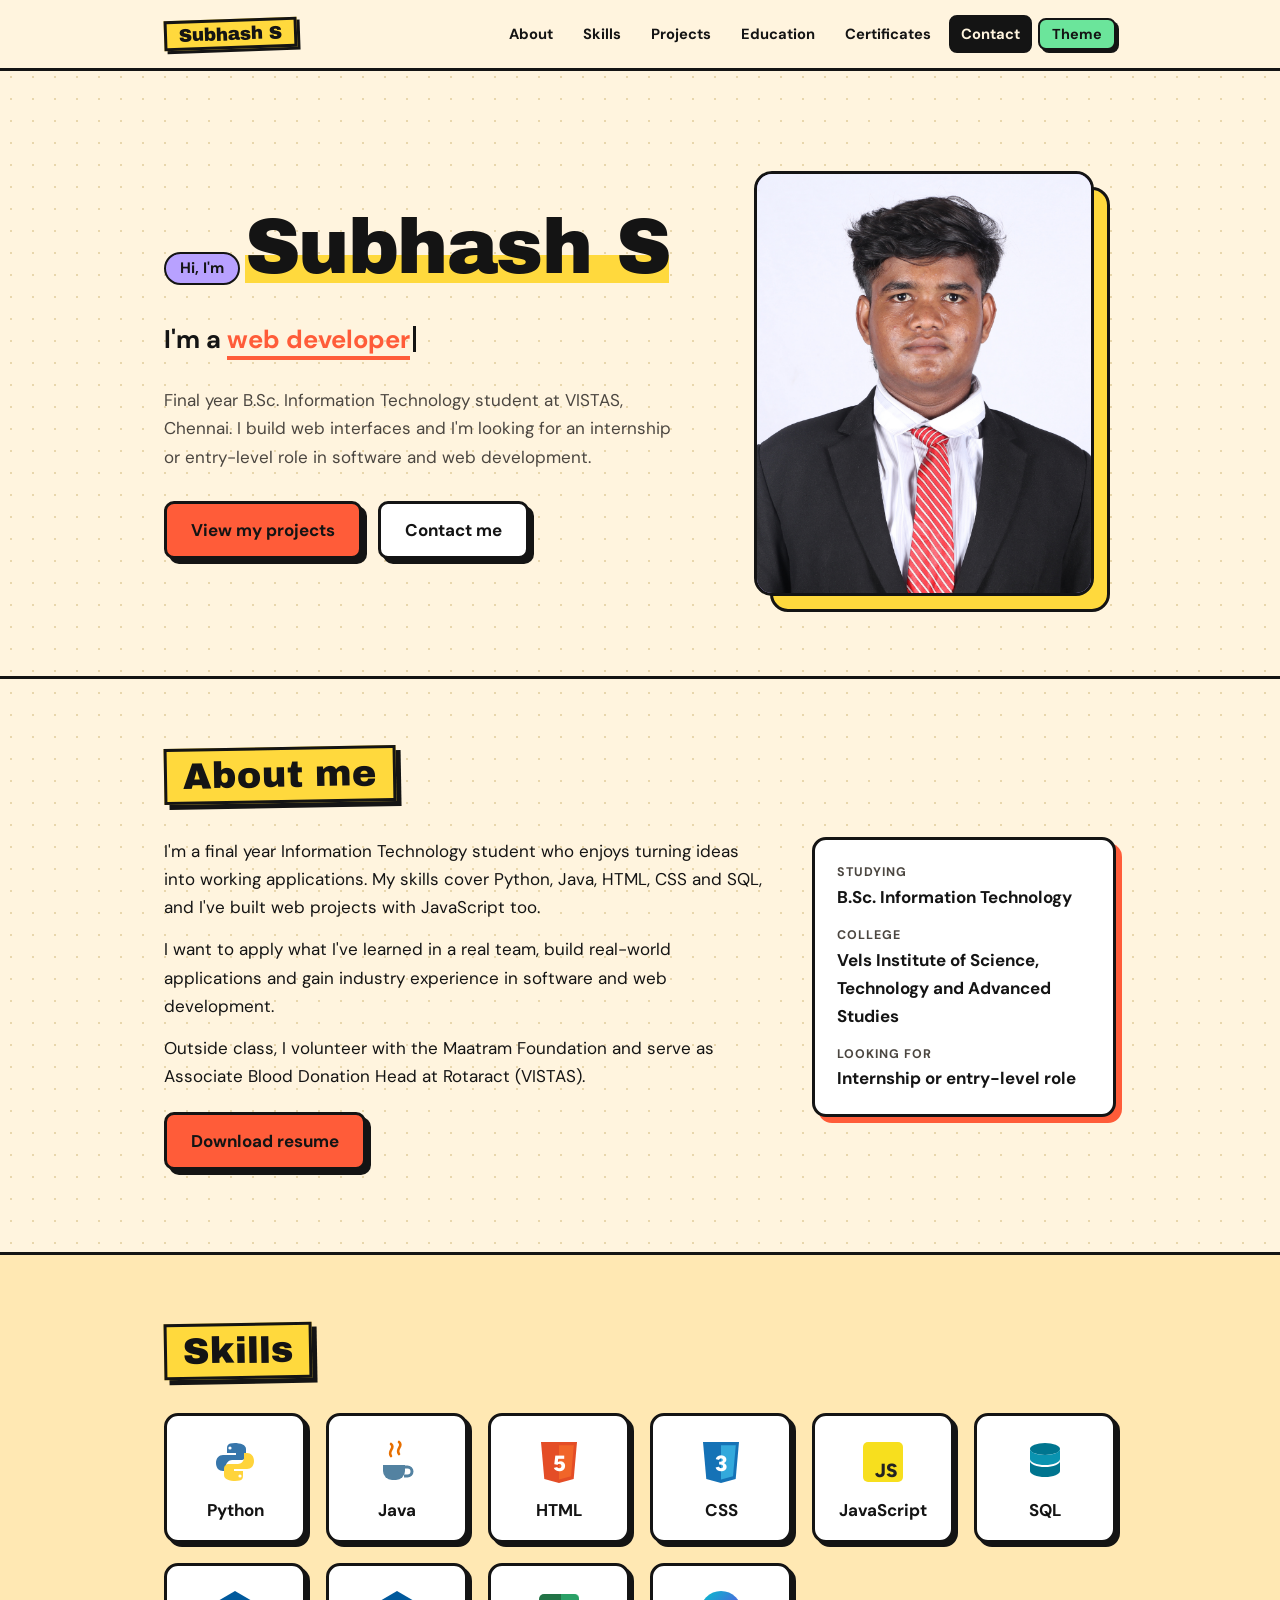
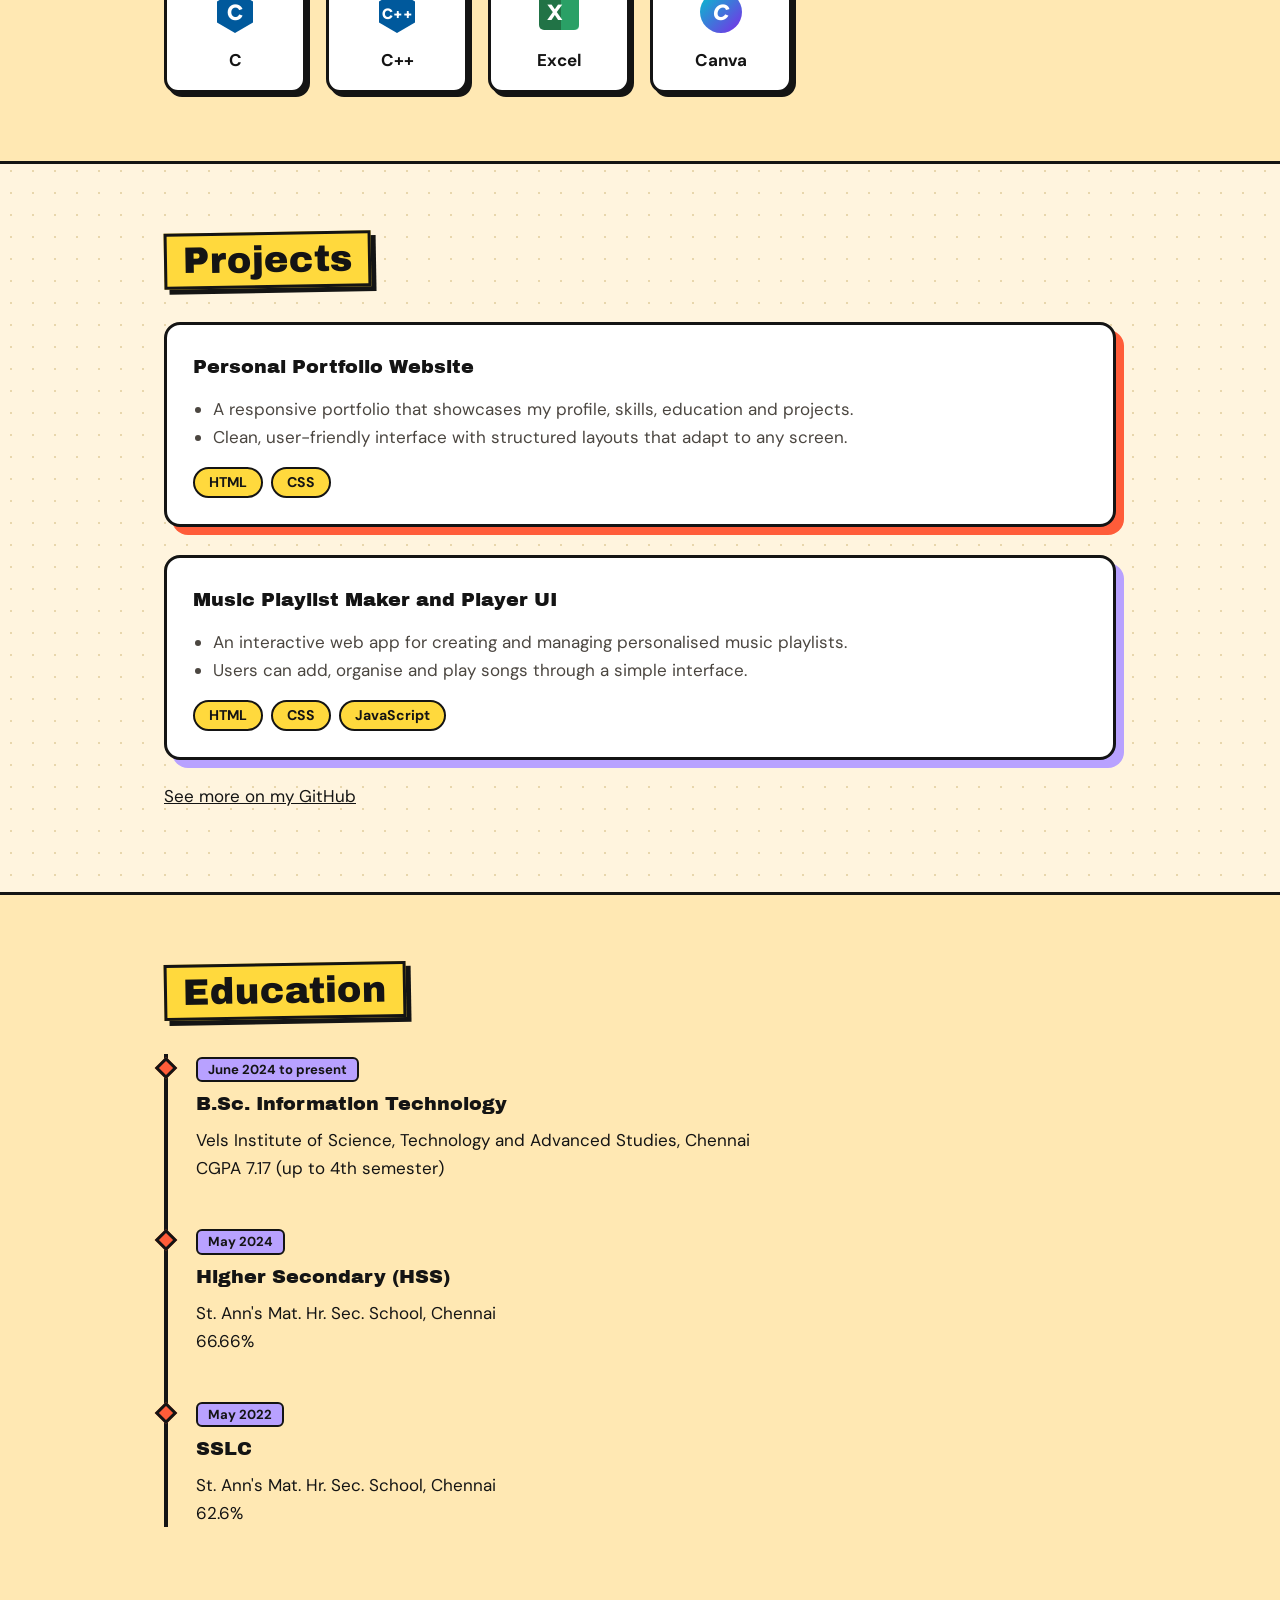
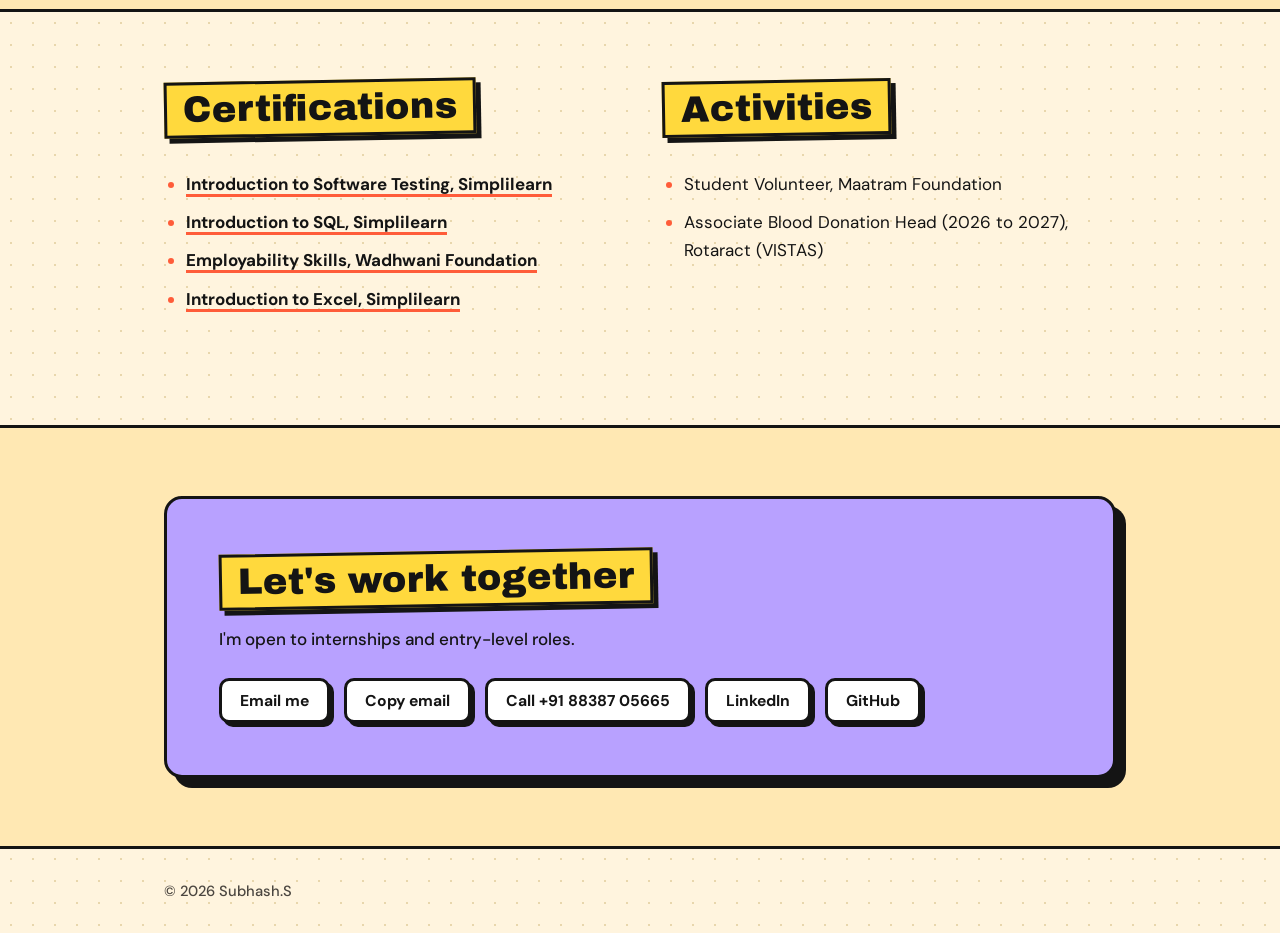
<file: index.html>
<!DOCTYPE html>
<html lang="en">
<head>
<meta charset="UTF-8">
<meta name="viewport" content="width=device-width, initial-scale=1, viewport-fit=cover">
<title>Subhash S</title>
<meta name="description" content="Portfolio of Subhash S,">
<link rel="preconnect" href="https://fonts.googleapis.com">
<link href="https://fonts.googleapis.com/css2?family=Bricolage+Grotesque:opsz,wght@12..96,500;12..96,800&family=Figtree:wght@400;500;600&display=swap" rel="stylesheet">
<link rel="stylesheet" href="style.css"> 
<script src="script.js" type="text/javascript"></script>
</head>
<body>
<header>
  <div class="wrap">
    <a class="logo" href="#top">Subhash S</a>
    <nav aria-label="Main">
      <a href="#about">About</a><a href="#skills">Skills</a><a href="#projects">Projects</a><a href="#education">Education</a><a href="#more">Certificates</a><a href="#contact">Contact</a>
      <button id="theme" type="button" aria-label="Switch colour theme">Theme</button>
    </nav>
  </div>
</header>

<main id="top">
<div class="wrap hero">
  <div>
  <p class="hello">Hi, I'm</p>
  <h1>Subhash S</h1>
  <p class="role" aria-live="off">I'm a <b id="typed"></b><span class="caret" aria-hidden="true"></span></p>
  <p class="lead">Final year B.Sc. Information Technology student at VISTAS, Chennai. I build web interfaces and I'm looking for an internship or entry-level role in software and web development.</p>
  <div class="btns">
    <a class="btn pri" href="#projects">View my projects</a>
    <a class="btn" href="#contact">Contact me</a>
  </div>
  </div>
  <figure class="photo">
    <div class="frame">
      <span aria-hidden="true">SS</span>
      <img src="subhash.jpg" alt="Portrait of Subhash S" onerror="this.remove()">
    </div>
  </figure>
</div>

<section id="about"><div class="wrap">
  <h2>About me</h2>
  <div class="about">
    <div>
      <p>I'm a final year Information Technology student who enjoys turning ideas into working applications. My skills cover Python, Java, HTML, CSS and SQL, and I've built web projects with JavaScript too.</p>
      <p>I want to apply what I've learned in a real team, build real-world applications and gain industry experience in software and web development.</p>
      <p>Outside class, I volunteer with the Maatram Foundation and serve as Associate Blood Donation Head at Rotaract (VISTAS).</p>
      <p style="margin-top:22px"><a class="btn pri" id="resume" href="#" download="Subhash_S_Resume.pdf">Download resume</a></p>
    </div>
    <dl class="facts">
      <dt>Studying</dt><dd>B.Sc. Information Technology</dd>
      <dt>College</dt><dd>Vels Institute of Science, Technology and Advanced Studies</dd>
      <dt>Looking for</dt><dd>Internship or entry-level role</dd>
    </dl>
  </div>
</div></section>

<section id="skills"><div class="wrap">
  <h2>Skills</h2>
  <div class="skills"><div class="tool"><svg viewBox="0 0 48 48" width="48" height="48" aria-hidden="true"><path d="M24 5c-8 0-8 3-8 6v4h9v2H12c-4 0-7 3-7 8s3 8 7 8h3v-5c0-3 3-6 6-6h9c3 0 5-2 5-5v-6c0-4-5-6-12-6z" fill="#3776AB"/><path d="M24 5c-8 0-8 3-8 6v4h9v2H12c-4 0-7 3-7 8s3 8 7 8h3v-5c0-3 3-6 6-6h9c3 0 5-2 5-5v-6c0-4-5-6-12-6z" fill="#FFD43B" transform="rotate(180 24 24)"/><circle cx="19" cy="10" r="1.6" fill="#fff"/><circle cx="29" cy="38" r="1.6" fill="#fff"/></svg><span>Python</span></div><div class="tool"><svg viewBox="0 0 48 48" width="48" height="48" aria-hidden="true"><path d="M10 27h22v6a9 9 0 0 1-9 9h-4a9 9 0 0 1-9-9z" fill="#5382A1"/><path d="M32 29h2.5a4.5 4.5 0 0 1 0 9H31" fill="none" stroke="#5382A1" stroke-width="3"/><path d="M18 6c5 4-4 7 0 12M26 4c5 4-4 7 0 12" fill="none" stroke="#E76F00" stroke-width="2.6" stroke-linecap="round"/></svg><span>Java</span></div><div class="tool"><svg viewBox="0 0 48 48" width="48" height="48" aria-hidden="true"><path d="M6 4h36l-3.3 37L24 45 9.3 41z" fill="#E44D26"/><path d="M24 41.5l12-3.3 2.8-31H24z" fill="#F16529"/><text x="24" y="33" font-size="22" fill="#fff" font-family="Figtree,Arial,sans-serif" font-weight="800" text-anchor="middle">5</text></svg><span>HTML</span></div><div class="tool"><svg viewBox="0 0 48 48" width="48" height="48" aria-hidden="true"><path d="M6 4h36l-3.3 37L24 45 9.3 41z" fill="#1572B6"/><path d="M24 41.5l12-3.3 2.8-31H24z" fill="#33A9DC"/><text x="24" y="33" font-size="22" fill="#fff" font-family="Figtree,Arial,sans-serif" font-weight="800" text-anchor="middle">3</text></svg><span>CSS</span></div><div class="tool"><svg viewBox="0 0 48 48" width="48" height="48" aria-hidden="true"><rect x="4" y="4" width="40" height="40" rx="5" fill="#F7DF1E"/><text x="38" y="39" font-size="19" fill="#222" text-anchor="end" font-family="Figtree,Arial,sans-serif" font-weight="800">JS</text></svg><span>JavaScript</span></div><div class="tool"><svg viewBox="0 0 48 48" width="48" height="48" aria-hidden="true"><ellipse cx="24" cy="11" rx="15" ry="6" fill="#00758F"/><path d="M9 11v10c0 3.3 6.7 6 15 6s15-2.7 15-6V11c0 3.3-6.7 6-15 6S9 14.300 9 11z" fill="#0A93B0"/><path d="M9 23v10c0 3.3 6.7 6 15 6s15-2.7 15-6V23c0 3.3-6.7 6-15 6S9 26.300 9 23z" fill="#00758F"/></svg><span>SQL</span></div><div class="tool"><svg viewBox="0 0 48 48" width="48" height="48" aria-hidden="true"><path d="M24 3l18 10.500v21L24 45 6 34.500v-21z" fill="#00599C"/><text x="24" y="32" font-size="22" fill="#fff" font-family="Figtree,Arial,sans-serif" font-weight="800" text-anchor="middle">C</text></svg><span>C</span></div><div class="tool"><svg viewBox="0 0 48 48" width="48" height="48" aria-hidden="true"><path d="M24 3l18 10.500v21L24 45 6 34.500v-21z" fill="#00599C"/><text x="24" y="31" font-size="15" fill="#fff" font-family="Figtree,Arial,sans-serif" font-weight="800" text-anchor="middle">C++</text></svg><span>C++</span></div><div class="tool"><svg viewBox="0 0 48 48" width="48" height="48" aria-hidden="true"><rect x="4" y="6" width="40" height="36" rx="5" fill="#217346"/><path d="M26 6h14a4 4 0 0 1 4 4v28a4 4 0 0 1-4 4H26z" fill="#33C481" opacity=".55"/><text x="20" y="32" font-size="22" fill="#fff" font-family="Figtree,Arial,sans-serif" font-weight="800" text-anchor="middle">X</text></svg><span>Excel</span></div><div class="tool"><svg viewBox="0 0 48 48" width="48" height="48" aria-hidden="true"><defs><linearGradient id="cv" x1="0" y1="0" x2="1" y2="1"><stop offset="0" stop-color="#00C4CC"/><stop offset="1" stop-color="#7D2AE8"/></linearGradient></defs><circle cx="24" cy="24" r="21" fill="url(#cv)"/><text x="24" y="32" font-size="22" fill="#fff" font-style="italic" font-family="Figtree,Arial,sans-serif" font-weight="800" text-anchor="middle">C</text></svg><span>Canva</span></div></div>
</div></section>

<section id="projects"><div class="wrap">
  <h2>Projects</h2>
  <div class="projects">
    <article class="proj">
      <h3>Personal Portfolio Website</h3>
      <ul>
        <li>A responsive portfolio that showcases my profile, skills, education and projects.</li>
        <li>Clean, user-friendly interface with structured layouts that adapt to any screen.</li>
      </ul>
      <div class="chips"><span class="chip">HTML</span><span class="chip">CSS</span></div>
    </article>
    <article class="proj">
      <h3>Music Playlist Maker and Player UI</h3>
      <ul>
        <li>An interactive web app for creating and managing personalised music playlists.</li>
        <li>Users can add, organise and play songs through a simple interface.</li>
      </ul>
      <div class="chips"><span class="chip">HTML</span><span class="chip">CSS</span><span class="chip">JavaScript</span></div>
    </article>
  </div>
  <p style="margin-top:22px"><a href="https://github.com/subhashsenthilnathan007-sketch" target="_blank" rel="noopener">See more on my GitHub</a></p>
</div></section>

<section id="education"><div class="wrap">
  <h2>Education</h2>
  <ol class="timeline">
    <li><p class="when">June 2024 to present</p><h3>B.Sc. Information Technology</h3><p>Vels Institute of Science, Technology and Advanced Studies, Chennai<br>CGPA 7.17 (up to 4th semester)</p></li>
    <li><p class="when">May 2024</p><h3>Higher Secondary (HSS)</h3><p>St. Ann's Mat. Hr. Sec. School, Chennai<br>66.66%</p></li>
    <li><p class="when">May 2022</p><h3>SSLC</h3><p>St. Ann's Mat. Hr. Sec. School, Chennai<br>62.6%</p></li>
  </ol>
</div></section>

<section id="more"><div class="wrap">
  <div class="two">
    <div>
      <h2>Certifications</h2>
      <ul class="plain">
        <li><a class="cert" href="subhash s_t.pdf" target="_blank" rel="noopener">Introduction to Software Testing, Simplilearn</a></li>
        <li><a class="cert" href="#" target="_blank" rel="noopener">Introduction to SQL, Simplilearn</a></li>
        <li><a class="cert" href="subhash wadhwani.pdf" target="_blank" rel="noopener">Employability Skills, Wadhwani Foundation</a></li>
        <li><a class="cert" href="SUBHASH EXCEL.pdf" target="_blank" rel="noopener">Introduction to Excel, Simplilearn</a></li>
      </ul>
      <p id="certmsg" role="status" style="color:var(--muted);font-size:.92rem;min-height:1.4em"></p>
    </div>
    <div>
      <h2>Activities</h2>
      <ul class="plain">
        <li>Student Volunteer, Maatram Foundation</li>
        <li>Associate Blood Donation Head (2026 to 2027), Rotaract (VISTAS)</li>
      </ul>
    </div>
  </div>
</div></section>

<section id="contact"><div class="wrap">
  <div class="contact-box">
    <h2>Let's work together</h2>
    <p>I'm open to internships and entry-level roles.</p>
    <div class="links">
      <a href="mailto:subhashsenthilnathan007@gmail.com">Email me</a>
      <button type="button" id="copy">Copy email</button>
      <a href="tel:+918838705665">Call +91 88387 05665</a>
      <a href="https://linkedin.com/in/subhash-s-3a338532b" target="_blank" rel="noopener">LinkedIn</a>
      <a href="https://github.com/subhashsenthilnathan007" target="_blank" rel="noopener">GitHub</a>
    </div>
  </div>
</div></section>
</main>

<footer><div class="wrap">&copy; <span id="yr">2026</span> Subhash.S</div></footer>

<script>var RESUME_B64="JVBERi0xLjUKJb/[base64]/[base64]/d5fgY/JdCwQTwKdTmdjO45dP6q148ZxJx9ombbYSqQq0XHSX7/[base64]/PDzz4zvsz9AAjY4Z/ygqNkXxi8Y/1B9rNgvvwSJd4xaDF6eHzH+8fskx9igLqoyDr0ZZ8Worn6aPdwMs9lwlpf1sBiVWT3MyiRJ/3VP33uDavwWGhnfraa3+RSr0qKC1tsLLyK+HDKOVc7zQU3AfNpLQDhNTE95A/Z4wgXC9aS3AevDTR0QnRTlXwt0ZVnVL4Y/rOvJ7CfOHx8feyNoyW+LkuDyouQNp53ZjsqUckbJm9ezUM72ErtkYYTqWf9KGgdVWQcmB3AsbBAdhghCZDZ9T3EZ+4gIBGfTVxSYTT8Ea9M3FKjUJ0L9aTW4yAku7+8fAEL+jYKhWb0dJVefrynSUrCyVrDyYTR6QhC0teu5jthuNssDI361f3TZv/5x73T3SkgKwems3htmU4Z8CKT389lgWkzqakrxHhSfZI0MYnppOjKawKO6LItBdZsj16J4tGZc7lNxWw9nlEmReAfN5dXlbv83oDkHiRaYAK0DRnXACCmfQiPNdjRuM5rj/uHlyTHQXHxehbPBNLqD5mnL+O1Y0s1Yzt5fH3xq/LSCBUVuDUyyZhrxpGn0djh2C5zri/cf+oDz8WgVDmy5Bse8Ek6yHY7ZDGf/ev/s7BPg7F3sdfDYdTyyi0fYJ73ltuPRm/Gcnp/3L49/vDg4PxUJSg5/X0JVUd7T3tPU+kVsqw0QbReiehKiFNshqjbEveoB35Aox8XtbFkr4vQvcwX97D6fPV35lhXuhdXrJcWruLvLp3k5yAM0onwDgbxeIlvYEVP+QBlJe5J9QQ/7cw+7rpEodf9LG/XE1mndaY3EzjEfwS7icRpJMIvoCOakB5pUi16KvUX2DOqjWEhq7D44B1iLrw5OsU71FPPO4VuUiHrj/[base64]/0usziibRL+l2/x63KsPYdGpSEUTgR7B1xtuwR9kkJLJ4RNqSCh5rOtJUzahlAN9limldZkj9iaFDHn9SKSVAjjJs5S8+L/djQqbFhRp4GtRNPGERdi2uGohhGVEEMnyLaGoj8NCekTDWQeyaIVpYkJM31CyWc9cUYRpgeJuECxyafQd5Zy1aqQiSThNGVgWFiImKARRWjTZJlNttXvsjLGN0qjB5o+Ygu+C4WBZsTRuR0CYnh0PuJNiNg4cyEdJXSIYG1CG3zT/hptFfuxDdkHeuFpYraGiFHkwdjKlKJHxVIF2e5/Ck/pWArpTYboD3Po3QdriKSpjDQsWy2JxGWWvbaUCqaObVDf/[base64]/yLrNc462eQwL+6HeHU4StA5is4ob/g7vsv3+D5/zw/4B37Ij/iv/Jif8FN+xn/jfX7OL/hHfsl/55/4Fc/4DR/wQTWqSrTjccZvec7v+D0f8uH3yTAvecH/4iM+5iWv+CTDCWaU39WxNyUAfJJPi+qW//1Q1XkcmfIZn+VfMXlWfOM1rx8r/sC/8u/[base64]/[base64]/CU5h232yLZYZEU2bpvYbsRci48mDmccnmrfF4tb/4pseNiw13WNMHTDwOK+H2kh0aGQz8DjwSaLDx3xWUloututaLaNLE0nNNptXpSi3YrSsoJ/b3YiL1ha7V4S7r4q3DOKvLxDsTLLS5TzLi/f6QNZQ9u4c2S2x8FqF6yOmBOR0bPpaj5fgb2ha1yens9nyeJmjptP5snJbyf2yII/e8S9kR+4zOf2KN2dfP7FGmVAPx9ZzI3C0YPi2o245cGzGMUnP5ycqmgdqR0Atw+CeMRsy6HzP+alKNDdofGojBE1fZ2yOGUmqBwYi3Jd1TvR5lVJa4kJ2soU+bdlVVSbR6I3bZdpVxPhIW+3+BYYzV1eFA1Rcy3m6rHdVuX4fGratm3cwH/HmI5p7Sy5WOrXWRzrN1FmJC3+YcnQSWAtYIlxT3szlvIuLzfA5NvAjU8Hj0ONZF022/ye1qqa1rS29eOkkF+V/QUtVPfA6QTA2HZl3uLSI620lRZ/f1/0pN4XeaqcCat3ZYWkh0JmG4nq+5GR9UdUWotaimJiTmzjAelVXWS96MmhdTo/7gsQj0FoxpQf2h2usRHkUg9szboGzCG6/B2NgBPrXJapJCKxQm5UazAroLNFLZ/JfMA1eUsfB5rvtMvYIMJtX0Fs4sDTsknv+Yfr2dSMfCNZXH4ahDaPIsahovwVaB8frKHNQ49FgU/n3uCZUoEu9ADETZu3XSsp16o1PeNUuWZMTInakpqucwBs4JoqrwDDNPtq+h54KZWZFgCYz2Uznm1lWYp8uFzYLneMX7tSO9mxHI/iNSHCVS37GjUQ+FNB8AL317RNae/utTd1teKWylqqoJ7Hn2euO5i5tsUhyWffX5lo4PuA2QGK6u4V0mGTR0nsGY3cKdkDkQeNnYBZEDFKxIRNP336LiYfXUD4uZGwsxWL5zMWz84uL5fgMdM2DpwGQDh2WhD4sFdgDHhIThvw7rMScBbrlsPdQy43dIAHmBXTlaxNxzFSWbamHxgCPzbyPTgt8gzfh/42iG4t5Ljk/C2WutzCvUFg/Ly31nnFWo2MOF7Ohq0NGQ/eZq3Dho31LMgl91kux/9ZLJfxYBJ7gc1A629PYo97LPA8rXtdbWqx21FVBw8vRbnpxEY2w5nmQAkwrn5Ozi4/PWssL6D2MJY/qvS/pYMSjORhLchfOtOHbvrUsFxsWG847INoxa1o5AsVw/K4jX3uFUk9CLCQK5V1k31BoGNFxlKKTNbYB8dUCsROtSnqP3fjJN9JyvULUYKX+2o/nlU7xdmVugm9Xv45DDi6FFyt0IWXONoMAwezynf+BuC4fsisQA82V3gqmFrRfAO2Kgr083VVYM/NKyLroDd5CylBRvFD4eBpG7SbwNjrOhqVXxzbGnYztyzjw2GfVwMinBRBb6UH1HqiQyfPiRMXPIMmjied9yRSWikc7TszKkyEVi8020oHMzBSRJai7vrZBcXV1RfL9qAaFdjyPEAEYUZ9oKYdRVd/4zSA/QhMDIPwGL8gy5xwbvwq07ZBh7Ih7036rW933wzGolbqMUQQGtNCivLZhNI1sp6scbTJisf9bAO2w6i3Fn1X7EdQcE9bd2nb1b3oQiCzmnqrrm2eSYcooVE6AIeRAnUy2eSbctBg6yVTjyFLpv5p3sAao1B5jYc3oKptvB92Ffb3/110Jkfw1Te0i67JU50U4AU4/ZFSotGF5ELcUfrQp+jHn577cPF68U+mjePTHA9B2M/xIm2fotFPsKpswweM5QhvtA8G6dbERNcC1mp8AokpIow6Cu4o9UE7LHl7ss5GFFODFIUGkARCi/y/itxvU3WRPIr7EFeQcQV4s/lrEBnyyrwUt4U8gHxDEETLKnoVWaZBUNUbUYJ2xxcEb69TP/mXGw33dltX3UaPd+LVvAr7vPp/g/2YtD9XJn41OSAmTuv8vh3MB7h7e6H/7IbyU7Kaojaz69VqMbteTvWNHIi2MQNl4FaOmi2SxXy4idlBxAKoc9/QxDyoreBTzpnn98MlXahBM52YNziUVEVHNAmBuhCihQGJltdVV2b79qzmhIC5rh4Upk2DiIFJMBf9Pei2IBL912meQQPSdwZg2cLMgBcCGO58CLIT6F9oYGlC/KuqFZiVyHWziFV4p3F/VVDIQNOOfD6br+hO+HHxdDt8wbcWZz73v+WXDzgYKGHE7H4sWeibf6VqDfS9p0tSf++hlF9D+Acuyq1sqIQ4QQiQzXf3hYQmVT95/mlCe8NZOOlNAj8KXxLVt905rFaUzKjObV48/ToBWRDr31mCyPNgtMHinW33Ix4UB2L7iHe9P4Pl4Jw36Dz/PVV1sKBPAIPv26ACGpDvDcBw/[base64]/6/1/+tZ63mevfe19733fV/XzclqYAxUgqLsYeooJAYoLCgkA1DRVbYQFgEICYkKCgmJEHFymsAxCNjffiJOMxjaA45CyvwvhAoaBsZc+1TBmGugLgoJ0PJEAIRFAcISMsKSMkJCABEhIem/gSi0DEAV7AWHAnQFAVooJMyDiFMF5eaLhjs6Ya7X+fsXwAPhBQhLS0sK/E4HKLnC0HAIGAnQBWOcYK7XK0LACIAxCgKHYXz/owSPnBMG4yYDAnl7ewuCXT0EUWhHBV4BgDcc4wQwgnnA0F4wKODXyAA9sCvsz2iCRJwAEye4x18BY5QDxhuMhgGuHQg4BIb0uE7xREJhaMD16gBjTR2AvhsM+RdY5y+AAODP5gCEBYX/Kfcn+1chOPJ3MhgCQbm6gZG+cKQjwAGOgAH01XUEMT4YAQAYCf0FBCM8UNf5YC8wHAG2vwb8bh0MUFcyBICvJ/wznwcEDXfDeAh6wBG/ZgT9KnO9zWpIqArK1RWGxHgQ/epPFY6GQa733Rf053BdkChvpP/flgMcCXX4NQbU0w1kioS7e8I0Vf9grl1E//ocYRiAuJCQkKSENADmDoD5QJxAvxYw8XWD/Q4K/3JfzxDg74ZyAzhcjwELgDvArj9E/h5gLxgAg/aEBfj/78B/WkTCwgAoHIIB2MMc4Uiif6tfu2EOf9nX54+G+wCshK7pJwwQ+vX882dzzTAoConw/Rf++4hBFqqapgaW/H9G/ieorIzyAfgDxUUBQBFxYYCwsKg0QFJcCBDwn3UMwPA/fQj9m6uJdEABpP9q93qf/m7Z6w8HeP4IhBfwn7X0UNfMhQF4/iW6tZC4EOT6Jfz/TfffKf83lv+q8v8k+n93pO6JQPyO8/wF+D/iYFc4wvcP4pq5nphrFeiirrWA/G+oOewv6SqjEND/jmliwNdaUEI6Iv7ZRriHOtwHBjWAYyBOf9HlL7/pL6Eh4EiYAcoD/utqAQCFhYT+K3atLojL9fXhcc3J3yHYtXj+c0k1JAQF/aUyEXEJABiNBvsSCV1TSURcHOAvfC1HKMznN4sBIEEkCnOdArgeLgDggEIT/TpRCXEASOmX6y9LAgBS/seSFAGA7v1jSYkCQMb/Wtd5pr+t/2gH4olGX4vyN2Gue/3b/n0DwGA+MAjRzCQKIhvu/D688fStEqM3cGVQfoxzxTyVF+g/g27y/EGGn8xb/iL0M/pYKbnnA8XcshrP0d1Zlkv/zbpK/Kj6JMOG84cXdolGIysNRNPDNJ1DrzaVKj4yEzIBTe6uPrx0f2gW4oJTh92ixZnt7ilFZpB7+9S7Q8On4mPxp/7IyRXD1XIJbeKL4lHgE9PH1iEF45w59pkTdGx4GCAzAR/lrg/5+NHxGGXW0BWLViI/UcD3J6L5/pZfROLOJvzmS01EPFrpOegt6Zhxjij7R7j8lddTtGin/Atfx2tFxr52YLadrFFoIge7i71jbZmRK+4bWuyj27ALUSkmXx6JjIcYLnEq92wgjLOa6SizKyQLRi+F7fKIPAyb1y5p/GLfjL9Ahyl2umC2DESi0tqfIu6EH/Eo4jWvR62nTElM0+d2fpQOHOWufHoVdDdxWsQ+B2PV5g/2Id1qviF5uhcwNKSBJHhpdWhyf0vBZBiLqYcd3CvsxJoli/dg66V5d2cZ5ZWLAjZj0ZORG9rO/e8+a7X4kV21673chIQpztrKrZ7dJbnxZcrdZMUzfBpabAUbiUt3ltFqQ97s0z6PYRcxzn1r9WzzY6ayPaVif6kudigq/L1keSEY/ColOpeboTbK8bDgxIBZZrBypGj0EfEGtFwZ+vThiGbx8HbEPVvvR7rkZSVDMHZV1R3hzBJR86S81mjB/uGDFi1BGompsnFmuVQTet2e72xVCuFoOh76Ur3QLuqXKSRLYewZCjWWzm3HTrk9Vfyppj+9y6/2lokuKjkSvrYPL1kvmusJquTzmI1a7+itrjJlN32oFb1FhjuupLiPsKPwaCvSjTSoOSkmbo7zdTD2LVycbLH/cmug/YG0J7NbXOexwVJ3wls9T/Qkr468p1NR3EToaLfq4ExOfZvBeKxtQQBdTS0LbmvrONFXYOGgnynfwKc7oqVrgcfL9/[base64]/Y6rQILZ+YGtuIw3reTYOLLY4Ty93LOrLCHP2xzehZFegPIh5s/DVFO7LukLpbDDen8YdfJYkxeG1w/ezr3ZMTPakn7B4bZ7O4l1mI157kC64rERQF7Scj+g6MVcgg3/ph8sgs4M3yqtl5ABz7UK2Mz3ebn1i9hrKo6ZZ2aqlsDylLaytHHzWe0Ut6pyku3c2uqcQBPPk/zdSf3NCmHqxFLWsxCmQHAGl6TYq7A13Mcbc6MtH/EF5Ov5+4rN1Gkhq6IfRd/20XdJuXwkdvpuh7uFh2igXlNCEiR8BqevVIXWHOu1dpGOt8js5hRYpXEMZEFlhuEQ6sk050uVc12Rrw/6xdFlOvEHMnl0Xytedf/48qZ5IPDLT0g25ZTuA8LCL9G3WR2k7RQMvpUHEKi/Kjp+o4A7vZp6O7k6FX+FQCypkVnKD3bDlIBfi24L94ze5RY9iZyCwL3AMtuSbmxThfLAW5QLgbw3pWlTNLKAVHbh/EPjUXjPRU4bE1zT4atng5nCWOh3yUXfDz8qWJZs9y8oDsUNSC0ZWGK7rifgsbvCVA0OR9ILH0nUMyY+O5N+7SXvpNZqZ8HT6ZsQqXeais8jzVCwRgsVn5TLXbAQK8ZtEL/NGr9LYqGSgfdW7Y7WcVxJcw2F9fS4jUUOFV19yp3KsoyLGQRf7Xg/o8x9piqgApNbj+Rxcq1O/Xll17Tlyy6VwIouxNHZUWkMZQM0TfjVgAwo5AfAkVWAqouoaS7gSQ6Z4SD/Lr60qJk/oDnZ8AliclOjrKp6iVQSi1WW5Qa2rzv/4mrJHumoVmVykNImLh7hqteJMwg9PDH7IsyS2YCCV+ytwyS/vpuF3SNMIEA8xSreyJJDzilbZcE7tYll71zMQOn2M28n+5age2eicLWA8NAqK/J81+9+J8lG1KcczGMXOFZq2WL+tyM63PyMQOZnG2RAwoaQQrCdJu5qVZKrU1IxzGGfu7E2eM3KPaOmgEAwc1JFyJPJNPeE+XsTV/HKJwGlEUJvIBu/[base64]//wjTBryJsnBUnGyLNXH5cD2Z8E2d3ii7RhflllDd9lpT7TGoC/6HXvS3XVAmhXAByash/58hmfYZMFHEfDNcwkvME12LSLHK7vI73kKPwsDRltdSbWhPS+GbmnH7N+4pPs8dTRbxyUtw8aCNy+sJvXIrxUCdVUlBPfy8clNiHx8yio3Arw1HmQojsdXNzMJvlSu3mMGGf7ZK1h/2vkvJSvPiDWf38/4dXDbK8HvHc+CKpGMjGJ5sysJmtzJNNT5a0TpjUCBESD3qenjM57tGeq0jZ8GTO6ik7K/2BCWh3cD3mHXyLyPTGMM+TCV9Vat/KWsfS96V3DJ40TmWiHQ40C2wtrcfGoZPblGS9qq4j7Q5W81Gs02l+N822ZKgORdWlvdBkszgWkuPIkwaSdUI6fz+eTiW0xIHPKkGnfoZaglg66AoKDUrFaQ21/3hn5AawIc9VGqEIDigH2bdYyw20mmQEeDoSR3zV4qnNlH/+w9JjdDZdNokX7CZkOi4FF32c/e7LXWZaRkNGTgKuQLV5OWp1pbQd9EfL5spClLwAevfFK04RyYCXsqgkdlPV435PEqKTO97GJC4JGoZ77y/t7W2MkC9IjocBnvGct557viFo9+akQldCjr2JVG7V+RRAdj6gkmlMTLTwrGdxSr0GGi4jVx4rm0XqnsbrUfPWkb/Vw4TvbOg4HDurjoAJF4jys/mcoisF+O/AAa/Yc6ZLyN4zNkV+odRNtBm7pwjMjUBpa7NXm+iaN7o/CFJoJrIwpde+g7h2YOHeczX5QpWWrwcAdt27suKmp6tfocsVugwRweA/[base64]/eoczpnFRpUEglvN/jZi/SUvTMPXtDld9WuCa/r7HIQYJsDiQbmdZTLnh+nSOaCJNveyPehgGtGnMExq1+QKUxaytVMd5Gr2FcSSkIbH5xaqYzUpd9mmUyS+Cfw5HKl7nJ8jkgIkuk7dGphOLk6ite9cm5dwy/MIplm/[base64]/kc6PgzWLFNlaITh3pvkAgoilK2LvtIpuxJsDO2XIFZD2LkHy2zd98+vyTuSe7xzKeNtc+tBSV91mipmGMH3DM4sS6yfmC/uDzBcYyWb+YdUEwAvWY4kY6Ty0DdVjal+LY5I1kmmC1etEynXL1spAlIq8iXBrPRmbHeXuZi9rkl7LhasFnqnuqSLJ8S+f0xEGAp3Bj5pLxx/p7VTln6V3UwTr2x193RPPhGtffaqC/7JTT96saHvp1ICk6P3s+BGdY4sLPo0zEbnridWSKZlX2wSP0rxZHbc3P+EdkryxpZky8J7r6X6cxBlP746AFelVqfadaoHzWLcWg41LrVmDPXvJnfr4kt96BuOw6ouH1kIws82KTB0wgw5rgDfkhysogimap28eTe8c6guCx/7huCpf4tNXzBrb1S5A5VXVJHgCbfQiWtssqQgq9iur5dDzZuo9hzyguZpeR39mpr2WY24cLVo2a7Z/YCYWxR2ih1Iah9Apih/jv9VX/WgoOYhm1/qctTHv+19gGZOSKCtKqfCzZAmFbNtD1Dch8kZEKR+l3WRb9Tz4kHP+VgblDMj067Ko+Ml53G72kz15kFwJhCXzj2u72RfvTPOs7KfXVR+gtHivys/IVYrlzdgOlPhd2iWaou3U4PnlhnoT2hCp/3ZE/gdUqMds3b0dREKHW7kTSIy5FexnjsKQvyQe4PrynqCV6R9ORPaU+/crBvkUqcjfj/3CG4KFlbKqu2Vvc6Mv1uzkzcEozYJuL0wbVyrByn2IpwlgjMp1QhHqeeY3v61NYFofJ+x5e8fo6T6ScL7zAnstp8Qv2FPgiLSpcizfdNUA/V+FrggaV701bRLAtcMzcihON1lkqfSQafT1jxR5vz4rUU3kMWeBY2NkbMMiPFDGvcxnUlOsRsDCtxVv88KSS47KiR1xEL/rOOaJ8TeEPLtDPbyuGtiYXkOEiQIQISRRMbQmB685HAiZPkjpRurtjQNyZCv3VpmeX+ikXnn65or6MMg8M4dlKFp9kE9sE++w3LdicNr/t02ms7soh9SyKLk8LeHg6Jk48Y3QX5O2waquwFlEB7Wwm6p44Dp5fRFRus5ThiDZdZIwlHDY8dDPJQNVvBLbpj/LbcAqlk2xJ2oE/m/k7TAz07PaDokfRv/c5rFcYBoz+3tKL8iEc8ImMmqr/[base64]/fdX61YOdrj2vE/8Da04reM0Xqa615LxF+3eJd4Z9kVKfDZWRep5qBJ4kpcaKTBXG56803lfbJyqQ/pp3oRtIV5V5naFDEyjDYdr5RZiz/S6ikGa1HH7KxxTykJHru0+ssZdH94rrjCAbLPXeaEGFWGRC4iG1lv8oUt76fnSFNRScWwzOmRe9qZZH5LF64mYeHa5sOFvdKz5Srw1Hx4dBbOfzUpVFTFRixDjJ0ApTXG331T8kGizNT7SJ9Nbeo8iHl4d39TXj2+Xa6TJZt8xIotwkeICuvW8iVx2pGlv3/ok/bDBRbBcDqSLam+Lu5qS8LKtgE7MKcjlDSwISjBfnld23y8ZNM02y9yH/s4N7ZXLzMy91hAEzAM24YTrt1AKFRfrL1ZhCznRbbi8oMQytkjgVQ4fhEnwNVs4mY93Bfm1LfNIQ3o+OHbGxHRtI8Vgz6YCUCDsa05ZF+XYphMjFo5qXSl2lS/B9UO62R53PePVq1kFyM+DVP1BxdZO8vWcCDzKaC9WdwDA9pqJCncbkkrJOCxO8dzdiq3aLGFJ6FkZBe9F2A1NbI5MbaW13JW33pKA3AlgyU5p+vT1oJdQCKa1S7R3G8KvHHs5fqVkymPH3bJ3l9KJC5rQbSq+08XC1Afv1jNlya6zS2gEIbYZMqzdHe/+/YBTTQdlUrs220BMgn62Yf7pvTr761Euor8T2v7V1b9D+0qmGKuyY3IbLRq5TlKnVMrXY5IeMFVqc0qKITZ4C3NT6Bw2D2aGD+QTMaLQ4wg03W9VyzkXhA/7CFtOc2p3V3wphNhb+iVedg33CixkDMldu/sbf64C3ovUDMcSy0u3/VwfC/d6010ub3AB6t0n+LQkMVuivsRd2tSv6CZdGhrWrl/sIj2yTzIV5JUiQ+04LdbTW02Ytf4qmTWgbGJUV2AkjZXshJOCgUv8YV4fsb95Hdo/5X2bWjqW8bNEvT9ka3X7/Vi3mZVcx6M0DsSYO13M5hacDkNPJJImNZvXjv48WXcfFDkne0s3WkCNpmfRvnWBQCulz06WHJ56evQZGd8xTajcC7o+OCYQVlCY43osntTOfnORTfUYjuhiuoors5CLQDr3YutiIhVmDllg916FgJhWHRb4hIPjioMD3mqLleRwCA6nnZhifNzfkmPk2bBEM/We5BuPiy23T+DS+3NY5lcF3kAefQG4146k3LhuxrNh/nJRFmBE7MZ5Q7aRXAXn3xA/LZfm2tVLYB4TPTHTEWg65YLkVEeMD+oZhndcO/dpkfKbPTshWXBSmmx4E2bn202tLlyrNXUTrz9gPaHGQ5W96iLEXORop9Ceq0+R/l1kn0EAfAKdsLuXxY0pAisQ0eirA9aJFBPUrfKx6db1+sY1D5IYWlMWFGM3iZzqCzwvRssaWGVTUIRi42/AaU055Zo0FIqPNc40gLtEHMEqjDHsVYuBWSTLgff1NWuIFaqsZQ5zqZvbiNNTEQFUPWXqRvmLMjEGj+mSaoxcDLGpxlcnfWqu0w3zYNXYEuV0M3uVErY2J4829Xsb28sTQrzJI/gSzeSa/u8v1TNtiMjiLMZOJh2SsD15jxypsqE8BmWDqOedIVGoDw/eLAJnAP6MRXZwFNJdEXUgtM7doWWLnaqHepeZV7KQzaNchJrB8rN9fmkLnn6gvXY9wwhtFLDyDOOFCu716Ef3tT/9I6MNrVq04WubW0aNqf9XHCojMYfrvKWmZ9n7yPjslnXrZfN4KuRSDy6WLLV/TDqe64BrTvSYSqQYH3PeUd7we1LokD6MtKtjeaOTqC5Kv9Dj16ouYZE2XtfYXz7Eip8CzFcbY389+wd25Ija6ITQDQNBUWiGBuSdFApRetghpIRL3mRhVpWMBA7XlV7ArtvDhVq+XpYNs/b3uegcZMmjPUi/IM5yDX5Q29LJ+NztS+NwpgdGioVWi8bItFY3YldfluJk+mhE6eXH5tZK42DNL/omNS+pg39IeIbCnQiuI1fPF4uWHHzkY19mRdatmlRPPrw3VK9X3wCY/2G/tcXVXWuFI3Dm6JZ7jz8+swixIWHj8PTpg55NzNsqM6jPUhTYsVTb2KT8+rYI0LSdW2tENS1wQNPI9rBX2mab7Lg5XUEgFY/WdDi93ifIZZBbMrRZQG4xDzPqo29MKvJ+x9tzZRci9fBK5xlOzbldUCgjV5EN9XkTnUCqbm0m2O7jatONtdlaeUWVvbVqPaA7ks4ruyW34sbGokOS2f087Hez+vcEx0pusR2ho9JJvKeR20PdykCc1fI1kU/L2rXG49uAzl95EpHp93oHlDW8AVNT9aBIp9nOYYppjC3B8ZybVAE9xbkSiG/Nioc7jsIfakdj3Bm6aSeuL+3i5FI2xEDy6Yzbg4F71EMOaPuMi99uO1603SMkSsg0jw7IsrCb9Pa2/2JyfTyAOJbNmrLwLYzXmXoNXbFicH2JyI1buQL3QvZ70TmRvkw1rb6S6HJfc9lepo4Fa/qrqYPqttA5tTOm/FxrS+TtAOln6k/VXzY8RibdErhws84TzzsZu0CYVTWBOGRO+c+coDNyYkOL6KtIeVQ8/4Xqm+pYmSpEgxE/O8VIbvtVVZjDFQRdwVw7oKT/PM7OKIy+wJmuKaYZ4dWiGj5PiJSF03eHwr0DQM/p6nlqJttNus97H5Mid3u2N1XCb/cGSLTGuCoxfhxK6trvJHkky8CbRjoz/8kQhSP3YkhmKr0kLY9nGpVf8XiM2HW8al6z6ZHXP7iYMYv9aJo92zYsmAEc9H4rcjedJXEXNLyRSIBAOgcz0Jy5kwjVHGSW0XYWHI6HW6C9/0tgvsSe6TOivZb4MX2iZrkZD4xxF0TWbGnQbM18coMYtD/ie/ohNjR8sXPqhuTPiwmD0xPD0SYvTDputWvqxhpX4QqWqQ+v++u/7reBLNpy+1DEWGV+TcJIu80Wr8V5CqvE8+Vi1O7pd3TuhftsCIhEj6vAqZbxNnG6pI54KkNlfqsbNy8Jy/33OlwJUY3s0iiTiQkDQf4rg3isiqjh0i/c2/XKJJJam1F7gHz2M9jZ5S8yEYL5IG1Pqjm/rlMaK16dHecIfBIby/YMwN++n6DRkAkMU0woYWfB8cmtXHeSfhWx4XZyUXqu6Z4SNVs3WdLhYJefZF90yHuH3JEiyJdZ2Ib5ViDgk79TygSqKBmn8sZP34t0y0web/FvsyxI83aVya0NoXN0eejUU6z/PhrSqNryqm64w0fgmc9djs6wR5d9oScoX3PGSTWvnUAU5cWI/qDTuCdmWc3fvKdkHxLQKY+FcizLLQywOu4u7QyMp84/+USPlasZeyy9/iVq8v9r1745DtmGwjPYOWINNd7wGW5rgiEPn3HRpihI/Cr8+CzSI/zWdx9spoV/u/GJbNW1BN+QSqhBeM5jJ5Jo6PbUPzRjI6EDpf1Ydm3VUkXD+uY2bsSmBeOBQ9b5idE9V6LGJ/fAbYSWrSNefktpw9Xrb4isQhyvFHk2IEM6LUW9+V86frQu52znbhnSrY6JGxPN8XclrKE+JWR07H/pw1BGsAU6quNn30o2962J7E+zv2tUa9uQTKGNjwDnrpHn+xNhqbwFMJcPE/kvW8JOPK7E4be3EiNtbwR066epNBvIv724itg8HVXnO5H/BzcHTIPLBkCCNR7NXfa/YXYM4YfDlxYlXQSrStS4tEeLDSGXIbYd7vMSSzUSElwYQY42xyx7aadMZjpaorLK/JeiWHe4lqDkypQ64hDJujd4YxszWmRoXcRmkRByX09Jy173+gEHfbShFxhZ+qGKxV/3atmwkdZVAygza6MB7LvMC9OMVJMgYk6s4IZW8Fgf6yYSMqNDjDdujcLO8nN1WXv7zodbNWuK4cvqvB0qr/LN0QlXPT7e1u2rHP9/GhLIaslEGQj1esdl+xjfUZ1cu+Hfnbxt+T9410VeyWDatrlQXGOU5ZEjZUMMmr+OKEtU4lKig7LCIoyqp+Z9xNd/[base64]/+f831nz7n3vmaumd/M/K652Zh19HnlwQhriAoCjuQV4OOXAChqKeorCvAD+PmF+Pj5BQnZ2AxgSEfIPw5CtmcQF1cYAi7xHxRFFwgIibYpgZBophYCDtBwcwQICAEERCUExCT4+QGC/PyP/yYiXCQASiAUDAzQ4gNoIOAQV0I2RYSzpwsMaodEH/T3K4DDhhMg8PixGM/vcIC8E8QFZgOCA7RASDuIE/pEG5AjQB9hA4MgPf8rBYeUHRLpLAEEuru784GcXPkQLlAZTh6AOwxpB9CDuEJcUBAw4FfTAG2QE+Tv3vgI2QAGdjDXPz36CFukO8gFAkAbHGE2ELgrOsYNDoa4ANDHA/TVNQFPnSHwP8mafxJ4AH9NByDAJ/BPur+ifyWCwX8Hg2xsEE7OILgnDA4F2MIcIYCnKpp8SA8kDwAEB/8ighxdEeh4EAoEcwRZowm/awcBVOR1ASB0i3816GrjAnNGuvK5whx/NQn8lQY9Z2U4WBHh5ASBI10Jf9WnBHOB2KAH7wn8+34d4Ah3uPc/0BYGB9v+agTs5gw0hMNeuEHUlf4ioU2E/9qgECRAhF9cTJhfEAB5AYB42NgBfx1h4OkM+e0U+GVGd+Hr7YxwBtiiG4H4wmwh6D9Cb1cQCgJAurhBfL3/0/HfiFBAAACG2SAB1hAoDE74b3a0GWL7J0ZLwAXmATDlRytQAMD/6/fPmzlaZGAE3NHzX/rvWwYqmShpaz/n/rvnf7wKCggPgLeAMIBXUIQfIMAvJgYQQ7/4/nceHRDsrzr+I1QdbosA/Mr1q170oP6uGfWXDDj+WhJOwH8n00ag1QsBcPwrdjN+EX4b9EPg/1nyv0P+/5T+K8v/Xez/W5KKm6PjbwLHX4z/DwHkBHP0/IuClq8bEr0KWgj0QsD/l/oc8ucCa0HAMDen//WqI0HolZCHQx3/mSXMVQXmAQHrwJA2dn9q5k+74a99c4TBIToIV9ivTwyAV4Cf/3986CWzcUB/RlzRwvzTBXJFbxzy9y3+whD0Tv13CcpwGwT41/IJiogCQC4uIE9C9M2jkQhaCOgtBUM8fksbAOSDI5DoEAC6XV+ALcKF8Ncti/MDgDq/TL/RYzEAEPQvegwA2vyDRMTRCOGILvxviwBapkDIf0AhABD6L0SLCfgvWVgUAHRGawAB/g+GMADo8u8BaOSKXoV/3egQ5L9udDqkO+I3/q8R2Li5uKBn9Fu46Pn8jX9/jCAQD4gN4dw0wkYy2P5DcPNZpTydO+/6sBTuXsqZkSDvcK4FAbJLedxyJV7//bsvT4pV5joFVCzsW7QVXpylL8789P5WzVTjKXzCy6SyBWWyfj19e4I5meB9Ss8yTdqAkfU8SYFRosClC0OHIZKs9Y4sGNqlz0bqw/6hYzbB/RFVoYqYRkiz9ufWysJ3mjT0j5/trOohG617DdZFju6zZ6w6xQatRZmFJ2unsTyR+nxOGO9eQbbc0987T97J0BYZoIEKXN9nDUWSK0v20isJ41c8m8++e5VRgPqRRuFtrUop9wPcVcxDue4D4QBwPVt61nspYdYpyxminLqbewRZSumvwYkDjfNhhHpRl+BY6zbEL3KxJVEoY2vs92/ahaiY+G9ueqbxNFAeZ8yVRoLdxQvX3SVU1ZeJs+4Fe0kYCXNg9tPUz+FEwuvk97JptbEl1fjt5D8gAraz75bD+EB0nKcd4t+1QL0MS5vC9J1yvHlL+T9/bvtxttEQeIFQ129Gq3MLH3y1V/m8Uq/ifkJjLnGrqWxJ9qZvQ7Ina2Oo6HXtexspDuqMZ17zIs3Bsv0XqVLe+gbgvaGzhzPRJiCC0tEihw8nUentK61kV8E2VBU7JkGUexqlk1JRrpE1fR0/D6VYTMDB3k+ngCcHA/gRToGoSMkCsHxKih25smXstRNFQGypFxdGxSM225y0oAfRfEouWFQOUWTbjqeOlTWxmBIJvRgqRgQ6Q5pNX563iGyzCaRp+GAPt/X4scRxFn189JhZjYBnbCsz1Tz4/YO+UZUUrw+6JcovZfPWnx1k8QySWsomCnmf1Uv1233dZxahuSZP5TuS4+6xEaLTSKGf6f6jfZt5eW1pafFQLWWILNE9/AB21dH6+Q9LSuIRnjMDUElTZCCNXVGs0Pyy/3qFMNdNDcnexEcOW+GKU/G0dC/aeWdPrTc/3r85cnOrTPIKJhsItYs1Nuv9Zut3nnh/7fnxui5Un0XVXnWvu4Rjf55s/w+fp3bO15pQ0UFfm4V5xKuUlQyqULiSIN5GEaQBJiwf/lAs1DjuyH69mkH8/DhSVfzA7+at6kFDU/tHYRn7DYHGujLhVX2gjTEy6u28QMY7cPapNQ//Hftj4daCyb0viWMbs6GLip59vGFss0Y5z7U/COK7637Vu/FUfKocbK2Fsoy0MQWneiCzy/aIH4YSSL5roWq+E1oiTtpPJjcSmZsy06sMKL5eHw7zImMxqDF3RhpZcq93OHx7Eh8Ql9yyxZ0b7prxNX7heU/SyIJ6hdbBa+rnRo16jVsFzelcknrESFAgbuHg0MT2cyth6+WLb0v3x64sbyZbqHSazjCBVrW9PjtblEeMp+Wo5CuMW+EGAoiwIf0zRka7LHE9dp/pTsh5GKvyg6i7UnYDmav8b2OiugGp9LQeSQGyFFnO7lq0M49rvlZMvfoeCAtVHlHoSXYTJqViZpLY3IjF7UxMWfgj2DJZ5M6F4efQH9qnD6hWpTXeE+uUE/EKHkCLhIM2aRdc5wI3rrxiQr7js++djmX7aQlXTMahlMXHdLo3DTQNCjSkMcs96dVMa1o+atnbD1lrRpwGuFzeCVqSDWNKIjNkC+uiZcu5tIqLlFzjV+kEOL2/jj9fSBOa648rmiCJVDU/KbJ0ia6zXNtlfL1bY3qMIiGKZT++LRuAea6SGPowAGIUmBWGjygU4GT3YsfFeHyIzJIOExRHbu9Hd9+ZyRgk5+7lwCa+BrzXjzjc36OLF/Wf0LRnjhgIzTodbb8T2pSSY3REqJiwisIKChDOpUuBGyfgrnpi7qk9UPMe5TiTlNVafJDjyHt/VhBaNhb89lYTDm6IZL0POyn7nM3c+z2fpn9fVdTF1/[base64]/WylUDXr+KH7sWszWRqiCOKRXksnfWP4iKtoTaduv+RjB9oTzO3m5RHmk9wEoYzAiYEv5pa7RLwDBFt99WdpM5R62qQl/gfOO2FFXKKor/xGcweuKJyRwYl2kyY4ijlDNS8sbiCP8OqJfPFT7jKrXAbex1e9exREpLB6Dns93FIunpHjuHvSTDWYSLkHQ+n4rM3ld3NdGe0KYSiiKdZk+ZeEgIP95z7adcBOHFQXge9t0z2m1YBM27Y1BXNqQ1UuAAObvh1UJfvJB0K3e/Wr9AxDGayEpbH6n+jscsZkyikf7XDiMbGRqAmOHl1om285q05//FlZ7+TLuPew/XS0+2jW+xUyizWOuPburddsVoh0qim2z9GqZMsXTObhQhDVJq/S6juhOZJnXpeLzWv0W19ehWkKE1DMfvJjXDx7uZGcy/FW89UUh0SuA4vaPZ0c92KR5ygjYtpqZvUZ0QeiM/dK3IGH4440UPt7ANBr7nfBhhJ323GELatOlBV3wm5b4ySf3ffpyT0HF3+0V5hKmm4CPzFtkbYlyc1jN3YrWHw+dsJjJaqJT0ieoyPBXlxpj4Op1Uppfl0hC6X0Wp6wTyIuyBhvOs/DRleiRbac0bEL1NbtWeUE08ow+iANDeFGIHU3T2Ryt48uTkD9UvSlrDk5s9ojh6dlzoOOhxxy2pPaUKSQf4ap1FjjZSigk4puCXyofpdSprpyLNqFrX/Z4OD65scRJXNfJKvtFm3kVXWR4IuYELfLXvfuzrOKZoZqN1y6Nr0IfK6JeQj5a1Er6uMILuLzVz3awU4YBAofSjxty1B8P924/1ibY7nMofEByPIZDbFkObJ/H6BLn/Iz/4ZBC3QJmDwLfW9uDnQmJUghsRqtuZx3prAa0OBm8T1OPK3lmk6mZyjYUIsRZiO6JH5mvbKczrrgft6clI8/Oh2kd2+K8Fixpi7J5Z6hXYmh1NH9lXbTe7X5sPSeTXV+uUWyTKcILvHSoJYBS9sr4EG0kBbV+hghF5NmeYmNaErnp3Jf+NQHVn2GxMAo5TjD/ZMng8SWXxBUY6Es42v3V3HaCS2ncDAocDBuGZlHY9+OGskf4yXb9BQnhx6/e78QHkDz+AWT+FCgQ2gC2ZHyyUWUwjDPXY0tG0dd4qzSBcPg4kSbj66KeSVlys24ElicMHk1ogM9/M/O4ayWGfSKvPdVU19grtVSK1zu4o6AFHaALF85Y1WJV60plqL4KG+JZBoY2QMf816/XhmOvP4iNjOcnrvy5mW4ZQa/NLvcAcRiY3gRPgNOD1588ipiLfJnlZZ2itTWDR2fZViLDqRC/2Nsy5SW0HHjfncdovLxkskXAUHFp9y0kp82N1tL4rblv8zaJqZaytFYB/sa9FoTUE2zF1yPXIVph8ns8OgebVUeE7pb9o8N9gg5rhTpc5pTyYxRZjEWl9TKNo078BAD+7deSZJHzNW4vTGdJAbmnKhEluRhks4aaWT0Ci+6DHC3X51gOdxZ8+7ft8ZkWyQus/yueP1yltkdfjpL+jKUxeKGW6zKid5DVVAXkbBAKMEcUaFve6xhW2GMag5cS80DcbxiCcm1Mmvfqw+tVueJEAqe0Z/9OWMYm9ve4WOwPkzQ8jK732FLv834h711AGVQuqoMRksfyKLTmXTiHi2edc1234C4NDXxDTz0HjS85VGDSYlSEeDse2wVkSedHwNs6ClTZ6Eq/iLxMrnai3kKVKLAck6M/xMWhkdX5h25B64TQzFU0Lht4cYOLexc5azha8T69Er7N/EleSNzpaqbb4LW2C9LJoouts/lm9euWJtLNU3bnpwAm2wyMyu4WxnJU8bcCV96vZ8amZiJ7sIqwGYepGGcpAwrLsKdhTFdmKeTDbNQYlhEnTBzzqXcna0sFSxTdkUkhKnW7FIPuZxnjYguybBaYg/VCKJHK0edZ16eD7CjTLjzdTMpwBH6Cod/itQaoX/drju5qvZBJllNTX2I3wgIYx79YkUeGkT62VInmOGdpsBORPwxGdlTmWgIKzdnR5dl8/MML8qxhKZnVzzDXmTgoT6bHqYUQ20hPZPs1/oecsJpw5i6D5t7Xb0/nS5/pU2sPOGZjZbBagdPPAG5PiV2fx9u1VIkcuMNIa5x2+hgnkAI39303XjRHPjBTsMynfLx3QZ+4/0P5TjOqFFbJOQxL6UdiH/X8yvx+NzjUspsXv/EnD0znokwObVDvi+hsdqPeKDW1RId2jiR8jxHua8pFXQ9epmxC/aQGe8+xmTLtLAUm0wQkw/85LqMGn/7kMCtCp9gZ2ObJpmh3jll2C2sWVvBga+8Vfym9pW0dp9S0Wj28GPoWwS+YeJMGTTECdQVgGgjxyunY6AiulGEP4hZ26yAUkBqO/uYSx2uxx3D2tWQ9QV8G5+rVZGfSDW4Qz6Isioet2mD8uResKyraM9PmqXsQosT8NaSLhZqzk/DuoGwl3KvXYABYfFLRTtr1jWvPgzOy3ZfvyowHMMzGof/+BTLQyjXZ5C+phWv5/4piZz+rutn3AyI3UxDZYODTCuL+vnbr2rf+FKzs1a+WaifcQepVUH1RwgCp3y7/lgMme31KLtrnBC5hoNLzV32wxSl3Ok5OjynxMnm+ImYauf0W1wuU4SFovoC90Ypxm3DgR/4E9B7/PPioiFJuPnz0B8CuiM67zgUMzfPKDBZ8Dd1B0UK4V0/OydmaorHNJ0qrXIegTZm8+3v9L0NM9ssWH977Zt7VVezRYq1Cdv1CHK9wGw0xJO0Nij7EEmsfbYRJzKXFBt2xN1f5J0go+WD4Y//0+bBscrBQRG3QpnPZlsyVjw5g34d28svYKafF4jWbSKRHSYulvgs1xlUY6nTrjZMhP4FoRMi/uviyHt7VFJN9Hng4i2LD16n5i4ecxBRJnZm0uayGEWJiSBWJ9ZGeF2HnkF87PazXUOW2FhJtlPZF5H36I4n1gm3canBb9ZrVpZlT20267+9UKeK2VDQHlD2d0zEUIySShLFhNfD+fsuQsn7iAw0YsnbujoLVXh8/UvXDeRfjHbODVzLH07hVixW637DEglXFbUxV6CcPX2d6pXfoVCXbv24kknkINHltNbsQ5YM8PKjZvGQzuVbgg/nCtdsdeP6JUOGN3bvfV5vW3CML4M1soES2F8Z5M5hwx/PtSdNRVWBkq2C2GszU4IDz9SEf0BnIxZs2mU43Ob0WCEZFAlhxd8k0j77Xx6XCQUxvA6oe4DypXx3yRkJPHEObB5xoBzLdSmP2A//RC4VmdkZMti7weKgWdrhOrhqehHGMMWonkNKVfdVLrTCE/Ij/KomVzK+sawYD0lUGc9HPUAxBuD7MALRi98WUnuQKJLeQaZ+9wg3UGHzZt1cmU+zuAC0m01YsgIg/XK1+G1Pukrafz++e3YKxN1J6fLZ3NsNL+/RY0rTmaOilgEpoqNAUdO5KXExQGmkFiluCP6bE0FpUrOD1ZIhatugBX8xsx+LwTuA/gcVP5w/JruL63cdIOX1LElyfxYJEhrrvgi8KKjWKK/9MlIsVyOOqcD6NsSqSt6nV0rPPOkRtlBhy+zBOMvHVZVXphDS5oZeqpn6YtMbg/lofXvCgTucnrS2q+DlW2MmiU+T7x1OqXmHN+88LXbPSQ7cNKr84Q3dRWUl5V9HK3TuleQwW869RrrgtZYmW2PaOemjShoHjxc3J9MHkB5Houf8Bm0tY9JxvpbJHNKwNZlIzqw7ccQ9qhIGA+b63iEqZ1WE0x54VYzfReUKQj2/Y3dnPQB71+aTlLP8qC/luiJ91gTK3vVuO20uSTPofMRovFUv0Gkoz6OXEXp+TfOd3cDIJsCECvXuziZgXup5B1ZB1201iDK89o/tFR6vTnLxh6C0Olyt86dj+rJB6zQFh9XW0K7mWWhHdHjLVsdViOybfkzd1xWEAm/Y84/is+eU8Gnu5b7H0ZhwKDYuT5bxyL7EFyH0zsYAPUyhHlcQjHmqeZYmIyrmbBjbJvhQUtIs/Lv0agNZHMEoVu3zBqB1vn/zo49SVL4l/lhEh3wL5OxKSbo0FvyoU4v1z7uc/OSzCR/UqZccV79UCWGudERlKLCsUn302JpqoaCrC7fue2CiO1yFMbJgHCNm1niZer+/LERb5TKrpCUtSaf3h7db2OeQJm9oHKk78Xu+PiqEVajthfNb/3UZLI+Eufd42Yms9icTz5iDkxt1AWx45Uw7w20htDxWi9I1X1+MkeZcv6ft7ZFq4SA77xZgkDmlc1zKTDeLjmgG3XCw1FiJHxnZkWBvng07onwVV2oGvEvjms9ImofTdUCXJlsRxZw+UlEjSW3ADvWbSm/R0Qe78smTDj+c7MdHZhR19SSYjffvZOcChMp9bgSEGWqNxlqXN4pOrdqmhAPDN8Yvp4h+elhdsmBODBjgpi2kPHrCo6lLNEYZfKrM7DZI7hWaTYHHzS9mnJm+SdP1RK/opLY+08nroSG402iXEsRgBTR96B+3Y8BjomZnkjiarhVj+tTDOMZbwfZsu/7+uwRFFPV8tQHY2PHoTs5Ux7hQJHtPLvceFKpICRsydURNF90sSkpeHAo4Fnu5Sp0a8xbZfr+OEVSOm4nuzanFMnqLiL05OMcwkm1FtJaFNqvi9B7j/ZTJPhTB8gsSOS1j8Uo45zydfFEYpVOCF972tN5Ic8tR8o40Vgg8xV19HJx8EvjusnC1NCxngUCu4027xfyY7km1vXauamaf2RsfKI1ZgfnDw3rdbihdgoZ5He6R+c798RPV9wei+bVP1y74pDOON+PWItnGyveWxjMxRYdEZt6pO/cMwK/YWSXIFykJrJ2YCts+47V/mgjf+R5W5E466kckwZCf1F03kwB++NPPEfulCjJcqqkrm2b5tGsy5dS3a8zdvdGyDJbIZRd81p39xobzoMiMq6ctVTX15or/QM4Siyl2zM/sdXW7wIikA/+0pC0HmCsz8c5bl/elqIWPpHD5YJukjqifYBJ9wfyaPHjLm88NvGmFsfyGcqwKmjDeO/vPB1IzCh7MJ01XJS4V5NpkfSRvE7Ckwp+L8KhzqsAtHcxviOWocMiJeBQ35fJdzd+Zl6U2rng4hqqNFsta0Gn2gUpKwjLST9hZ6Fk6Cga44KC2PTVjlXjk02NMcEkw6IVovRdExc9vLB9zyNeviiH/uNKBe9KYKk/lLUKm/uPaOoF5riPvO/r8bD+i3CnLVXHGjeR71YoBVxinVEEEn47Gh0WKelierBsqzfcWnNHtTOYkRyuhykVxnz8jrC9uT75T245Kbzqm9Jw4D3l8QU7vF3U826gHD5Ufl7n1GLCI626SCCNxei739pRlNAWL4/XUHqpxtk+gkhPqV//wyR0xB7sLNvdP9vmPj1tdlMa23QsXDdy7Z0sWNaqeN6lypuentBX4zUeJ9IDb5q+spX+w9xBVxfc2BfPLtlUuqFWVbD0Wgt5tUDtPpbssYG9o/tpWGt40U5FiyqnGjy0WFyreu6WDXN1/OPLIwI11NEkKZ3dWcFg0yU1ymzZxyK/6sz+HcUWWQIE4QZeFpOwdHbGo1SEOXXHobpZr9spo3iOwDANpwKxjg7H5napCpEfato8Xh74TbVQbtnr1ptcHO94TUYgqPcRAfxLU6sH6PBIAmXSPleQZqAM2bCWb2YspPfXzYTN9ZtfcSUl9wv8gcznQNruO+N1LiXzNqAZS1xc/bzjsWr71S4s51Qdo3OMh0KMfuVlpDxoWaEni57GitczaYfus5U++rRaHcDB4kePA1VslHayhBGnY9AypzKVtUicYu/xqdL1gbZqPE4CnPS904YkZkppIcbFR1iwDxj6821PpJ0uSWnyl2V9LstJyiDvp19qxp/wxXsmZiW6erh6XOnnjfdrOT+QYHjkzDRZ+Pr0jCV6RA9xM9NJmfeh+goUFFyX2Sqh0fQO+A3RVV2Atk/MTmQ6ciyi9LvxD1iKgtOSdzMPdwtXL0oYJ7LKnR9vyJfgqvs0mqblRNIeC9XXtggkFqu3iJAXzYSfDOTbvUj0iGPBaZlHTPvKUUcXNmum7I8hJTMsmKmWaUCfKqwe9gzG+YoatbyirLNlRpbgkDiuCzYdfVYq9P9U/4b03LT6W8PTEUGEh97q7b+huRlm1vDBvo7W2REgS4g9Z6JPt7u3E/Le9MeRdFyV3cXSP365oWtxzObr8gz9qz76k0w/FMeIScNNXMJ+idOwMbmGiqo1l6NTj1uYk1ZsMsyTN7qaWDBX1+rLUtEpjwZ5pJiY2uXVvyleL404Z9s+yj4mMKW++L11t2tBpplplaAZomOTvL9eqVTddjLxkUzonIZkcXGbssh/+VJzYqJH+R1bca6dc9dwtOVEXHpDal5EXxJ/JDckl2sDaMeRFQWY94jV+kMIJWoIA/BDy1UgokYiKNSYJXUD1y1LJFvXDOO0PXcvz09PjnWsCsBwxhjmalc/jjbYb9Lz1Co6h/[base64]/2INtzvYnJHOs97pbGakGfXsyak5/toroPm/KFxsctSuEuuLWjtEo9m5k6PnI2ggvhvh+X40BNK6COpARPzh/ZpDRsMSIhcYH74lbXH27wfGPHGxijZirkjall+VwKHrkLG6oDPfvWrDFYOF8s7z2oUN9xunV1U3pw45hMrOG3ToSvFoc3bWhZ7j8aodOD++/Uk304FS2ICxZReRGXlsddX5sy0Q1WZAUPaKIUpED0PqXU67keZ3FYvURqahw5WWwlSVVH65prUbE+PSYBIlOVrpE8wpAul38bdvOzF4cWYq8dJFIO9A2Ex780vG9Ke1CFzFPVnOrLENIJpbxLuz6HUJ00Qlba0u7WrG31iTuOfB8euTt9I/crNyrRKo48SOT3cqvr+vbHgtbxceoJ2V+Q75KSIvwyv5Mi2WgXPhQsQPo58a0isTjaketT88Bf54oIu9y4s0OsLxsPPF1dPNfOZyfHyrEC/Sjov1K61qsTM3FtM4b04aFlTcmz636andmPSnSkNfwy3c7aVFzcWQ00UrOjsbnDkTiWn/1/u4GGyJvJ23qlE4nhmDphTdtWLzNfWSY906WjBA7qM+v7i5p6BkRE4vBviVwtptLhEdoZ59VFBXRNEBZcHe6cT4NeNKveKT/PqBvrl0IEkLjM3xTuygWo+2B6NDfqPUHc/sxldOTednuC7iMOawuGBjpj/LC9hHtJL0P5z6Fri36lXFiIFjX4VTwSIicBRYOqFPe/2CSM0/2jVe0OJg0lglGUB2jTlq8V9xACxH1eofCe7EPClc5daJXMd3vIfm48unBJUrlPhnPVgelw/fgw3Sj1HOTdhd8MkMPruyQvAWRl7e3lGHjJIru4atfnJWsNGNDje4JswmLtpqXugdg6cYnhWy3VLknKvcPHXm/gkipfoP4z7q1vqATkE5sWnT4PjcO1Rt/Sw8FCp2bbbQoKbYqYgmqbWo6Ec+Wq9A+NG2x2urgK+NrkoBapVYpuxhoESs+7aYJhWfcPKSWqNBVST58b9zDrZGBZxM5Ld+jQFUZ9UZJ1Pzs+RiIpyi6pK8q9R7e3od+n+vCIGhWl/RgObQuwoPyWWN6sTxX8Bcrx7Pv8f7fR9n14x8Fa7IoUkSBk3yFqe/PktI9vZ/tLvq6Bck/ZinnNZul2mJtU+exryFjz/bUiIMTU62rviSBWiQtGH+EtZaYLym39C1/11cc4VfhAmO7a7MBFuxZ571SwB/7Z/4bLC3ajLwUvnypFCD8zOQPtKiIDGckmLTu7feXzbMYfxxae1foi47x5a6fkc5wET5IfzLcMyD8aqid/[base64]/qKv+TOrlBEEp4XPiSMm1TOOnD+VGl6rEvB+xlCTCgwUM9jjTT3Dz1up24VXur3KeDn/bqRdCKlyPcdeMhmNAWQjcH1oWX1a8RoEyaXy24m2+EG/tdg/xykPyTd5WaXzXlWTtTEohsJx964HXN6l5mW0eP6KvDzP3NiPQGquGQm+SAKT7PjkkhsCWVb/fROTJZ4zeGsyy6maD+OY/fCZlZOKasptJt0+db42hrv6GIZ++rtFGz3FrC/HuSH+p7cLSx5QvDRMjYEnw1BjSJ7DGmPoifqWdeuIxlRVKXggxUiSlYzxzVxCr5CvsWiGArUuFz0PHtPHAQUSKOb/[base64]/6/1fWvW2rOf+77uep7r2jNr83IZm4mqQNFOME00CisKEgPKAdQMzGxAQAAQKCkGBEqQ8fKaI7BI2N92Ml5LmCcGgUbJ/QdCzRMGxuJs6mAsDmiARgF0vZAAkCQAJC0HkpEDAgESQKDs30C0pxxAHeyNgAIMxAC6aBQMQ8arhvbw80Q4u2Bxdf6+BQhABAEgWVkZkd/hABV3mCcCAkYBDMBYF5g7riIEjASYoSEIGNbvHykEbrtgsR5y4uI+Pj5iYHeMGNrTWVFQBOCDwLoATGEYmKc3DAr4NTLAEOwO+zOaGBkvwNwFgfnLYYaGY33AnjAAzoBEQGAoDC7ECwWFeQJw1QFmOvoAIw8Y6i+w/l8AEcCfzQGAxED/Svcn+lciBOp3MBgCQbt7gFF+CJQzAI5AwgBGmvpiWF+sCACMgv4CgpEYNC4e7A1GIMFOOMDv1sEATRUTABg34Z/5MBBPhAcWI4ZBIH/NKP4rDW6bNVBQNbS7OwyFxZD96k8d4QmD4PbdT/zP4bqh0D6ogL9XcAQKCv81BtTLQ9wChbjnBdNR/4PBmcj+bXOGYQFSQFlpaSkQAHYPAPOFuIj/KmDu5wH77fxtxs0QFOCB9gDAcWPAghBwGO6LLAAD9oYBsJ5esKCA/3T8c0UGAgGgCAgW4ARzRqDI/p0dZ4bB/1rjzt8T4QuwBeLoBwIAf33+dWeHYxgUjUL6/Rv++4jF9Yy1LfT1hP+M/C+nqiraFxAgKiELEJWVBgJAIJA0QEZGChD0zzzGYMSfPv4jVgcFRwNk/2oXt09/t+z9hwMCfwQiCPhnLkM0jrkwgMC/iX4XKAWE4C6g/zPdf4f8/1j+K8v/SvT/7kjTC4n87Rf4C/D/+MHuCKTfHwSOuV5YnAoM0DgtoP4bagX7S7oGMCjCy/2/vTpYME4NKihnHKNFQTfFgDf/siMwmghfGNQYgYW4/MWav+wWv/SGRKBgxmgM4tcTBhcFBP6XDycyiBvuKYLBUfO3C4bT0D/raqAgaOgvsUlISQPAnp5gPzLcWeNWUoAAEE6VUJjvbzIDxMVQaCwuBICbMQgAR3uS/TpYKYA4FAF2R6OguGNw+eUj+0d+iJenJ05sv4mAK/73+reyYTBfGIRscQ4NkY9wfRrReV6vwuojujFGtLzSHZtsMxAjheWbfxTgok+cozV9T9URWss0+tB4oTJqai6QVejgfNz37ou80KVM7UIsnsbAmuqhaNHw1+MXzjAOKJrFeULmYewazacUE3YqR1tCW/40q7mLSJleya0nmyWX3ZitO7J7AHdA2Sk1VyYrNkGloHsP/4ENF88KdsTmLnUiradtlpe5jsXEJf4DROKZamc881e/NdvE7JH371/mDQ48lDwq1uurk66NomO+7q/LVTCaOsRMn5Kn+wyDx6cqdapWmZHMzVzqHsW3ROAos/R9pniwI2VI0qvZ2VAt9JrR/[base64]/LrYm8mIlr3ki21Vm+nQQ5m5pULVHxbBDnQV9+8WwhO+J37ZOmn+VGit0hhzBxmb3jMdvObw+BV7153BRLas55Mf+7r4M7Z8tZu/nRIe0jmNaMkNcUeUIqtbkqTa1d4P0sda2A6C9TtPWkk8e1/BW06+koNsz+Rvrod62G83G37y+F51T1UdQEvFvxApK7lWaxDCJxtASB5jGaxO8eUWLQV4sjlMYg4lhucCbyFbRyrpvWEo3rPledAaR9P4Tcvj8LSP7T1dewObuO6QP+SMoDRM89Z3b2PJdx/ErY2kX/qpoHsaDu7vbdlZ3WNVDzNoI4qxublcfhzVSlNskzT7qtjaWONQ/1JizUGi7VptWyVaOyOADMToO818fXiXv6fTizmwA01xfvrNypCT3TRHI/2obD+7LWkG/+Q7X/paFpJT8yfD3WB9GnxTF9ATDs0Cp89ltRNBwtFICrVzO0BZ6dteAZIINm/4LDpcGD7BlGewt8/ZGHSGVGKDCC3FcB/U2geb1mzaVblHrVO/RpRH6FUZDU8nculci3868/T7FtMXU5ofDtgZK/nsnlefs4a8lAVuVGGFXpXTzVyzeJQXELj25YtJEFhyQ7MCSZDRfXzLl7CGlbhkGpuqbaVS0Vu7Kt/I9cZyafIHhVr7yPVwS3Tjw7fe7QUfU5V6G9M55dPzGhRG3ymKRAyulVd33+Wu/tqSkcM4Zbp/1dtULWOhlDDPRN2FjJlyRtlBpGCIYTSPqsuNliHBCY7cUtE5N7bHr2rM9lnMoSuD6gxr+7sJQM4kw32/J3PEDYd+NBuxMNZphAfojVeOYVgiyQ/GbOo6i/bFP3q/SJqwLWr7vsDRqs9rVKS8l60dHpVGe3vJmD9R9/Ho22DvlFmRQZ4mbheLcgOlk8Y9pZU0D6G5CBlvynlGhbfGIEzQmhZVmnKJYaqU/aFkRqz5RuMteHsUgMXPpCw6vM1IMKKJogYoM7M5zUsZSRqhRV7yLdXU/zHd8TF8JyB60p5G3eXdye314oDs7FXVjNHduaBvzwcXCzAScH61Y7+l1XqHoSczT5TtIBy30hpQLDL3+MOZN6/oxVzcdDNSYNz/Ua08ZwFIrXiHFHlvjNZ4sMS46Yb/OluIUobkHoHtGy6ij2ffno0vbM/cRXeE2c/zPOOL3zg+sqO5hcxIWn+GaeOLiHghnry6ai+Yw2W+0R8CpjjGX6k5WJxsXGEI7TLjLpJP2s648LLHM4slU5E6ypZWVaB5W+yNepttvkZSm53UMNHJHTl1VklnJ040JhocFBAzNTisXDiTKfyALQdBeeWyEgIe90ANv11rmvkwG1BFYVgZhvfJhRfztWrnsACA1za/YljCELa+UWP5Zn18KLwHXJljd7KtNCtCjr9/5IQtQqZluVBLp/w0ivHudSgnMt151SibbAawJzDe5zLxOCN9kcx61uYpfdb5Qr608U7mds/guvcCh6wbuR9NIkOzdqqfhzyL+vD8GiDNlXkflDcpd2gaYVfzPtfJX0tNiZs3LBD2vtSHa7shc0w6YbTU1HibZ/NZm9zPrteCw12JGjcWtkuh/[base64]/TrWDDHQPR8+8/Fh5k9lko52+NqLIL58uMC3pjTcn7Sfh+8klhRz96RrNkMTXTxcJUg0G9+bFa0/ZGfawC5EEF9qwnKhFY7WmHW/Dgy1uLekg8rKPFAfEhQV2zaAiFcbk5/HpwoFb9QLrbZazn5fjtCpqkDJhenBWq+v+S56FDvsK37W4A/[base64]/Z0n1o8+EK873yV85qI8wpxymfFp6351yR9b/asWEeo7YULN6Pvd+eMpAVdbUczS60/1A2ftBzYlbnQRHatc5iX++Uzte1qF2MVIRo7FzYCVQ/9/QzeZ9OLlJd/5PJHQLJ0LMWY1EU+qTzqIv/9qRN1zIRTPQjSPycMr5QJjReSEPqxkNo9OcSdGJmgJ1alSLPDwJNUn9nrskYocfodryZq65xr0UNv4fuj5WO1aKPbiUN6PmYOL9P8MgTAtnTUYaJzcXF5I/37jWQ61vG3j95+fPi3J3iOhI8TmHHe/2jGHeZY3JHpcMTk2cItmCWdY/npwOJHCPExJhUfCk/MevwJAK26bEngp832YrNi/bxyk6hIL3CYrfq6ldxru+Dq4tJWFFAf8YqrSfsK5z3Yp8l7YErrUx2eP0jZph0n7YtWJewFPdKYnX8gP3dj8UIZ27EDtim3ShhD1e/ofE6LNXDo05TqLriS8NSlvcnT6MZ6DhKBnWthGaaAC4bLlTH+tFa7kv3luJQZ46c0NiSPjscfyyBvk82lQ+c6iovzB5A3wGMJhWcfKOS6txXrye0G2qt14v/1rKF33/xzvErFfY3gqSog9OJa42z5p3pNH3ZyW/1x5cpdfc+He3YqyMqLm3LDuUwt/PftUr0cn2+vmQR/S0wFy/zBtFXKcuIPfiURdzuPePQoLOL6UCFn/E5uP8zvVJGgcZ9RNuYHNnP5RyJQesbaUJk7MLOHiohIvUiLxQCXaslpGjUhsNkcr/Mkqd+yqxrfrjARh0stiOuWcHKOtw2CizOxJrmrbTH4Ytxs/nAyF1YmHsojUMewdbn3D2ODnSj0U3K9Q2rmaE/HQ53VaaDJctXTeh3elQ5LE/u8xzKahS3MyS7KpA9sFMCVG/nB/hcrXOgkpI8K9U8cJ7pabyZr5q9vZ77UaWimnal697TicNRKs7l50tTN5uJ4ziiS5InD0BPjOFMr0lrjkXmzAYKpU/WOq+yPfIsKbdNef/C2/EDeWdzw/cExpOeYN8zLZ6fhawRpbsTYkFFbePXXqU/q2B8N9GtOZadDqlvyEkJU2CqfQHnYrzCKTTaVSVGJL7lQ9Qfa3qrXUB5cfFBjj8FpLVLuc+QT8f9YcH7x4rWXC/dM2CfR5THkQyUVj+5py3VtLfP82+9dmOcTbl62+88z9CLApxOvFta0TUgVjb4CR9r2FTaH4OUeErd6qaiYxctyGhwThXcYla8+dMmcxHVzBKWQESUnTTLVyFkn8g+lMJ/AVHGo1pluuB7Nhx4e3l8oOThWTfHFMt+Pe3P3cUq4XQIZW1Iy+2i+3787h8xt7MtdkJlPbgcuvHLTTrffFnnLzPM1Wr6tHI1S5ESf6Bi7LmrXRMt6ljSWlG3yF9pUX0/RMHwPPJKlxOKgj0h4B6jk42AIvfiLaHtB93DY24VfpLn6NW4c7x3gJDjWO21XookdZ/VtnO7khDyLtZk+j3oowCNVPqR0r4HPqGLzCvZNGI89JYrWy4s2LxTfzceNzceu5t7dfSEhxB4a9G3OuoONUKrTOWj0ePvkvmnDz04kSZ1j9JMNrNjCZ1WKujFPY6vNB8/YjNPu9etOXWL0OHHrApNag9qj87kNfHPYne9xAA+f/nbsz0FRKHuR2u2CJlXEwxNe3mPP/MLMVzesw4xv4I6wt5mnY13OxInUaqUcGcWLBidgJ+01e1nrKwWn/vdEFirc+R9E1DFSl3O1WnCkScO5MMs+7adwLdUq4VrZj0ffNJY/mSLnXrjbKTHlmDymOcbz1OF6ywfwubzlHahypIQQWo7ySqWTMrdWbZZPF4hgyBttj6W7J3SAnk16OOVrKvDnh5dzPWg666XhZo0LNQ9MZBIDDs2Y1+L/2xV7W5mu4cgYa3gKdGPPAfOHJpiwYZZgbZvuaXN1wwM2smaGyMo7g1687XUjZypLW9IGuK16N/BNPqYG3sFpDBgOtsn6s+NCx4Ii+bXVhZZPHjYoPnF4tyYu0NvPCpKuLpz2qYbJkOnBKwWyDglQUBZWXP0m+Sd3YhlX9AK2OiIJscjHZ98OZB3nKXf2lSZJNGWa3ryaMVGm90JlNa82qE9FNDqEz5kam8zlcNMKUL2iEez4nWmtvrikSWLkscRsd/Uw7brxku8mgodYb1Dg6rRRKeLp0VaegvGLo33DZtsWwl1Rhx2Y0LUSA7NGfyXpuGkW6S3ZzLT4y9CrzjexP0qa4DmdPk7L1fe8zgGmZISUYURvwm+WxFCs2oo4QYvBh+jvXRlJPODqXebjrxXdntOgvXeWgXkGcwsSSrNJyVUGhzZfZWzYpa/TuPNmRxJnXXVelX+aoQqZyppbLk1XZKY8YqOvFIhl3lJDEDs2jMMw0eCUwu79SfhqQpT1nE/rl2mSjU9jwvxDDHAKvop1EUJrYU6qRF037en6MIOsKp4NhQh+VvOB8oyLo6v3D05WygcZtMPxd8LLzJO45PBYqnwT720/OX1nG++OZ5K4JB/5iXIvdMo/+2dWUZmr3fX6OHFF7X7jUo9uuEd4qma3NIWYvVAxS0i/BPhd3omMxFAZu6Rmeophb3Qz5idpf1wX7Su3cp8Fdcrnwtpo/diQQ8KQrB7o8FSNIfFlqujlY3CNTSlz2pqn1+wy8Q1WmDCcp7MVQ76bW2M9KcRmxfGq0ldaHk6r1oQ9VNLveJJin4YzxdYn9TcE0dyP+O9VtX6wq2Ch7sURXVEBt4bywKujNjy8LVlAMXniWLU5/[base64]/GHPz1gL2PIo6LvvW1R/nTe8O0tfTTU9S1mnlKSOlqRPPsGK8vnzCksv3UGlF5WWEOm4dBwnYgkGxp/K2DA7ijevS1fPJr52uBn6oKO+UT6UiiLN/MDG/woIpvM0x+cPmgPupOdbK5sjX7jfBlNJTTTRL+rMZXs6lEtd+4L5zTVuPz48YFF44PEE3lVe5Mko8o0ya89QqrXJBvDvVAdBDzPlnUGKXd/FjoYEcF+OL4m48zieb7sGBYkKktvIt5fumHQCAspUFp4MTS8O13ffIWD+qPLOoFdXJnTYQ/p5U7HbrXDrsTtqfOxzEFhQuqPWLbeqnrbibyGGGbdoh+VRsolvAYpOmFLOxTYsuYFb6LwqNm7LG3iTmtTfUcGlpr0I0Cpn+PCbjobElayivDMoMpnAOrJ8/6WE0lsdEv1z/Yi16qosr5A7vKmzZOD5DmywqFhW/oZ/TiXQvxEG1r6RsEFtJSMG/3yj7QbvMHE2ql38URqfMcDTzB1GN/9Uu2C25p6NGvr0QtXx/Zdyq+13ZGeZIrEcxdZmnIxE7W6Q5tESTCuy8T/rP5sRKFi/Z2P4UZ+IxhZJRfLc24ktWy8HuHT5zAZqwGM49JbkoydHOW235j66nzvhyywAa4xKCDvwa3wYwQOmRfLddPC7M+qje6FrsWRGn39vOdIO0JS7pGaFdC6XKEjzaiWqXepRiDuU5/vfp24+t2I2WueJybfOabU9E+Kj1NaGXyzfEg/dJexR2q2LuVe5aO4zx2xrpGmOBYV2CLvSEg1QO79nfec802due0+ZI7I7lMYDD+OW+uhBYtrwnI1UYRf3CHW23dWzgtqksLgdcfP4fpTcyh3WtVjJ+GtF0ZRdgvIOt8P/NI+R2vS1k/VqHvU9TiMiJlfRMNzBZyVfezgZZbZo722u8H39+JBml93OOypVCS9a0iHVo1yvafr2FokrniTk/l/2zBvXfo2Clx8f93pxmnuFdtcf7+J1FkeQhio5q3brNRDqKnKR0eBgUjlgGSFq35Wij2HMeuK31LqtvyUNwd+tlmsfCP5/UqhT1t+CBKQeXjbT9VJphLJxeeb1H54Vbky+vWnDBJRaBHh2y6v9d27eL1j+JvcWcFn/F4HI4H0XIpvJb8DmxIY+zof288+SWcSnM0WDXhmlNRWbzT3TYLatKK3icr35fYeCWeMyQDJiY+q82TKauel2WVHQS73fBUy1+nw1F++rSFLx2/2rsb81Reju7EenhVuBuTPlImUe2F8zx9JZmQh+0ZisWZnm/287KH7gtviHqZD50uLz6u4mSSavciyNGCpUufC/Yv1mPI7R/wsJNcb2sq/ZH3YcooxecpyclhvhqQtdB04BSQzs/gTezPjUS+FrN7nFaPT879reL0oLmLrYu2MQWOXWGQNZikxTaNgwIimE7wuGqoLGbL8UCI3zWKxKDHVqjgMipl/mcZN1WNi1f4o3Ojyy1TKTSEj/+/[base64]/8j6Rn5uRnuV+c7XndQ3Q0jks4IvTLDNetqj/NMZSYWqDTfpxCXxXldrAvXL/bGvg3TwLzHBDVtAKt/8Q84E2Il8GvQ53po+xfZcyFJf2r57X9a9G2smyVxxKfObUN68mQYzgTjSybEqu2O7xHn69Hne7iuqRwTVIpz12pYMQCunKeXUe6J5vKHpJB6tHIDAnpXQredL6z8qpseYkAN7PpnzxgSbFII5S4WEleElC/5THLrv419HgmK+RDXzqOw/ubohyZIAN5wvXarsONeu84MXPm1hzfEVcw7OuvNyg4Am8qDSNfTYWahWSdWuRV0SfpMwcPgY+1hE1XCgO7WjWsyxn2xKm5UzQ0b2PDaIsWLp5cvUdy8KSs/w7qtQhn3YvaH7QV7Hjt+BKd3n8ubMrDDmkA9WmfY/E1p+XAplbmRzdHJlYW0KZW5kb2JqCjE1IDAgb2JqCjw8IC9GaWx0ZXIgL0ZsYXRlRGVjb2RlIC9MZW5ndGgxIDE0ODMgL0xlbmd0aDIgODYwMiAvTGVuZ3RoMyAwIC9MZW5ndGggOTYwNiA+PgpzdHJlYW0KeJyNeGVUG9zSLu7u1hIoDiW4a/HiLsUCBAiSIMGtuBUoXgq0uLs7FKd4kaIFChRrcdeP9n3Pe75z7l3r3pW1kj0zz8yeZ+9n9o8w0mloP5e2glmA5WFQ+HNuTi4RgIyqjhI3F4CLi5eTi4sHi5FRBwJ3AP/Lj8WoB3ZxhcCgIv8LIeMCBsEffbIg+CNQFQYFvHRzAHDzArgFRLgFRbi4ADxcXML/AsJcRACyIHeIFUCVE/[base64]/ufcn9n/y4Egf5JBllawhydQFAvCNQGYA1xAAPU5VU44Z5wDgAIavUbCHJwhT3mg9xBEAeQxSPgT+sggLy0JgD0yPBvfq6WLhAnuCunK8ThN0fg7zKPxywHtZKBOTqCoXBXrN/9yUJcwJaP5+4F/Pty7aEwD6jPvyxrCNTK+jcNKzcnoC4U4uwGVpL9G/Powvq3zwYMB/BzcXEJ8QgBwM4AsKelLfD3BjpeTuA/Qe7f7kcOfj5OMCeA9SMNsB/EGvz4g+XjCnIHA+AubmA/n/8d+E8Li5sbYAWxhAMswDYQKNa/qz+6wdZ/2Y/37wLxBLziepQfN4Dr9+eflcmjwqxgUAevf8P/XDFQzUhbTkGD/W/K/wRfvIB5Anye8/IDnvPwcwG4uXn4AIKPC7//rKMBgvzdx//KVYJawwDCf7X7eE7/atn9bw2w/D0grID/rKUGe1QuGMDyb6Ebc/FzWT5+cf9/y/1Pyv9N5b+r/D+F/t8dybs5OPyJs/wF+D/iIEeIg9ffiEflusEfp0AV9jgL0P+G6oP/Gl1VsBXEzfG/o0pw0OM0SENtHhX9nJuPk4vvLz/EVR7iCbbSgMAtbf9SzV9+3d/z5gCBgjVgrpDfL8xjFhfXf8Ueh8zS/vEVcX2U5p8Q+HGG/nNfOaglzOr3sPHwCwBALi4gL6zHu360+AE+3I9TaQX2/CNmAJATCoM/pgAeOfoBrGEuWL8vVoAfAJT+7fpjCQoCgKr/WELCAKDhP5bwYwz0j8XPAwBaw9xc/u3gAgDhHrB/bG4ebgDQ6x+TTwgA9Aa7/BX/DwaWbi4uj+P8R2qP9P5l/3k7wGBPsCXW/CzMUjTEriak7bJKmtrj+eYYDx9u/3HUKYb+hhyl+5ZmkIzY1QlvbvScdNf0j+irVaI9nqKHRnsDMi570xXftGgRsvm6NlRri3UO3wki8es9VxU3nh/KnZ1G5rxQKxuygyatQY9TqSlWcg7no82ZjB0FMaamioty2wN05oafnDhIYzHR6BRCQrw4SCHt0hntFS+qpaemO5QYXI+lxn4lPpHfuUrrG+bh/96/UMKBCFlLo97dxXVSPs3YlXi33S1ApWw+AZhi3OiWo7h5yxJ02hYSyGLhOqIt+Uw0U2lj4ljxeCNGScumSXFgFbkvFVlm9S394Sqm9EdPC+bvpqJsnbJFLVHzyTr53rz8zCXdpaUKxOLymNi9c5jykz9Dajg/Eir7qlQPTSaY6rgmZ06l5XMMpxM3aGif+HzlnrTEHI4OdomFcLxof7IeoBWM8CEG3e6rg9ly0Di8WjevrQdfEZuRDj/q6Obp3rMgvTwaX4Hx/REFYUg2aerIDbCNGdg8SJQA3EOo3qcc6LG6zoLNcp/09+oPR5spRPTOYnVHfqgG4bir0DuBkLWvU54XFVLk2Gw1hPvBj1vXpHwomZKLJwynzjLNI5Wwgn0Xc1wJJyHWU3fN6zTD4SYPIbViSBEU3rfVPyEP6SkOmYf6qQ+hT3SrR6zjo7BL/caznWNMLTlCpcqSfSJqhwW6/Q9WJKNeanfWlPTWup8xJNWeQmrpGY5q1N9g5byn/ag3rxkvuYewvI3Bg3BcWsYrUOKWh1g0PGbuR1Tj5p9b04bw/Wn5em6K8FnnZk/1s1FV8SJ0a04LouOpwdJ1qoBWXIWnUziNe8U/NwKzp+mVaXOpiRauP5akAUBKacZqtWwd24eaWYu/2JBJRHsV+KjQCEiIKLmMWBjGdmYM3KnY9N+4xuxpoNzPQyswbQ3udUWp8jn7QLSCBgNf+JF8/NFV07y3FPuxO3XW8JPP7AqSJV+T9948WXuPZoo1o2JbXlFwowQn8yN4Ap5EXydh6tjikNZouMTXOjv8qeYlBngtrLq2PrG1LWNNEKXpSW8p9iZxYcVfzbY8ipHrwHwhXLZ8c5U9PNZ5/2gBiiMaDzw6N6jPKspQRWhBwPEwsqqC8B5060Wn/aBnZ2Dhn8Hz5UzSutiPNZ9TeFVK6jk+R6Mq7MrUMCBI4cyIwSb+teGUMfHuIz6Gd0LuS155acY9qbf2WbFfaFdPvlgBXyOVmnywOekNDOIZPh8oEDO+iWRcSYSO67MEk/C7KZGtMH35ZpWrhJlnrV/VBi81Sb0yQe3Y5eWhPUOyON4p/oCqh4dUP6nt/1r9rLiiHnebKcn8bsd21cBVQZq+dp1xCz++fzSVftJ2v1XsoT5WT1CQqML2WVbyM+o0dJ3x8ahsOA6KigziU5vM6RYtrTvenEU/VUs/8+7jlPi8u8A0heJKY6DtJNTFZNazVvgZYiaE3M4vfqKP4erjRi827kDnuVXxhN6aSUVDca5hkcQhW+GbBL6xdKRhW3MRG2pNm/d5WyB0uNpqyqAwffOzfERZtiOGgZK2DKLvXl7G2YAiYXWEPDkCHy/6t5ma0h6nwKPJAkgWFcdsasv7XIQGAQF+kVhJ7dcELs94Gs8QEEMxCWPZT0x+dfR9dicrC6t5s7I31/vpXk/cBEcXj1zIf2RsYy2GBLB4fMkXTo/6mn9L9MkJWWezqN3c+svge/bLuWZYJl30Vkkhq1cCp6kYMcbk7seHaVMbNQc9kaPdEEXspWuWPJJr2kk7Bs63V/HEMovkQxJfLq1cNgi7DLO9u3mTRmWpTOlpWW6WS7wSiiVLKhevXUsRwlxlQyjgFXxP+WnQlWkuL6dvnS3zcwr18t817vl9G+jVWBxWYr7XkrNdahlAvnlK0/oaEUrntJ/[base64]/K5ZEfEuCrIFv+jYZKLQjtdcrMXQLh6xqXHFtEyc7sOVG/jXVKxAqMcf8cgFWEihJ1T9lFrq0HuVOO07kjftq4XYW603dtEnoBUaS6703uxdvuHypgvvYxclYffix8Zfe35OxVcFbxMTifuoXyaIm4Dyu882k/ZoTLT/u6d57NwGMKH2iCRVFAtB65XEK0xOqUhhdB+uwrAdbPm0+H4eCWZP7nVcBdxcFt8t1OBOPSzJJosyxFO/Ia4RFfAzqRj5GvEee9sNf7bCEwiqjwcvC8nHMMMPED6Xwj4JCfWAYUfBbJpGVm1GD9bLAvN2xVnBQugJ9A6HpCm1ztjDMtpPpehxR11TVFunH6QDSw/rjcuCxLX4iUfIr22kqAzXByL3RNuVY3QrEEbSwbqzVjVrlUgYix3s9+/[base64]/aJ1fhkvi4Ojy616cTCoYuPUEMs9k/AAcfT1Q2uvouSdqFEm1F9uyeQDAzZDctacKF7Gk4L/cdflV24/s6+BISxuMU1wJLL5feizKnsfBomIhhrkEvpqqnL7EcjHtlbuder4rkJq+9yWD2fT7lGuQVSjrLjwheH5YtTKIFE97IRY6P1vAupOLlF+TQJF/2cuXwJ0NpW4pfu5dLxLHRWQFw0RBvnRrYeZBG/FcPxjtdhlhFX4o2v5+MWH3JU7/7xcuEk/[base64]/moo/zG9ZXazWuW2QInczFafIQDwUmns8W+ZSyYgZx+GcTimMXncju01NBx9gSBql8YccU1H3TTGv0cBP3Dl3e4yHn7Obut2D7VaMEi6c8VwGHzY6KdpHcfs53raVmGjxkvssgoZ/5Q/4RwyP2NRpr53ywqwKzva1wgp8038XFNwlJYzBP0vLd06fjw09iCE5Kh1YWR4UudflfNZtN4e1if5pk3TkFo4k7fl67/hwk8nDXxD0dQ2DRiIQrWyB8R+43LG8ejjzbWc51YbnVuAHN0VoK7lI6j3Cq84JoS4548zuDE2u1rZyPH8CnkKgHXM3Ml3oCsWt5aRIw+C0/E8/R0V4OWVujkf44w32nqqaIxnjbSJfxfteYR8F5K/DEXcquSXzsYdVMJVkqLP+ixKNH7UsTWoif/JKVgShGc/znqH2P6IEfB2OMLSDVIsuerIA9YM4+zZGFxdMAZXbS9HQe52+l1taEmkGxIQSfzFFR6LGg2yQq+F9hwKgwZo+YLWyMMlM2feKcJFBNUX5GRCSs4egmau0JXnISvsM+DyVrHROY+Jo0mH2uLvSiw+Y+Nz0C++4hZLeDrsamDvc1s3WPpHOtR2sk/GuGco7RzA384owJdRIpi0PsGcId63fDdxze7676vKMnOmNQ0X8UVDJy0yXnIQxkNVTVhunTO7mN3wKSHE9BWi7cRSvrLre3VcRSMuEs2KaZjbjwhrUHLVOugrDoUWU40YHPTCe+zYvaG/qZlcKLA1nrS7rVFXHf6IRiza9YyOsit0eJLJ2Yr6J6/IsUCGNc3Z/aBaR9TrQv1cC2oVkHHlLUiqPN4p+cvzUz0UV4mtXwKdl7lzYRR+eAg0GveFKY0G50f9Fopf407oHgyUMAMf/3jpXGQnjIzLCm80jFr/m0Lwr2lmPna/s+eZmYvoVaLVdIdyqIBNjb5P0mJO4y0rbbDP34LPzZXsISQnvSQkKwXXzu4cs8vKqSwcjIbO3P6oM40u6SktGpSVkrrTNI683xevau4g7uFt/GcxGRhIZ8awZ7jNvNGH0OvxTVSjAxedMooZNmnFXh6V/rtWtfQ3SlYw70ctmXEaYSGAZl/RJw2s4Uzm63M8Hi1iq++P0A9l+sqzCC6ExTOfPzxpLGnSUl9wSiDep9wYPX1oTKbbXsrq3Zst5ZPK5HfahF9w27fOyfdgI6OiI3RSSkoQFO1zrA2fkmJoOH2Omh/OXsRZ1YDimd4FBRj1Ls+4viacqP+1Ul3oNtU4WrZOO73uCZCwzkZfsES3HvgcMz0MaVovmMOQN5yjlfL+E1PtZ49CqR4ryCaQaQGY6h/6B/N/n5dmvMjYafzaIPGZ1C+Fbt+xByTB3TdKXfQuOzTDaMJaxZwesw8a1woO91vUy+AU/G6+lhfbIuOg/p1J/U9oNDzDqqYlLak0EhMRXt9hpC1pSlzRKSpdsn5aEjgE0dBJ7XysD6ta1O5U5jXImVJzEMqdPzQ1Ff535Vq2ir4fJ3y4t/Y43sp3v2VQgR7Ds0N5o4bVOdjGamVjGridREfLYkQpVdlFmImpG4aKwrfdsZi2olJmVG/rluueIQa00vRFQ169sYvzf8HknV8SClHtJ/3/4y4utctcmeB8Tx03aPynBh9vmaZYFq42SWvUSColI5ALnQlcasstrsZtfwEAGYR7KkeMioOI5hHZloEmBGhEMfuoY4y/+WXVhu4gsRj04v+kjT4A+ZusNY9eZXYbUzxBVTl7jHXxBsrsTDxQ6lVmt5VPj6TTuRO2YKoUimMUKrJLyhXYel776fF4h5NXruWW3e6jSGZ7N43rm6ANTsmnas1mIvmZct0b76hs/gG3z42pY2ugtW//Q1KKVDXFJ+fZUufU4QS+s+H8HUf/X6Hn2/7QasqakiuHdAPN96/ALgtIiQbTKRjx+fMNtxqdjz8yZAmnHnZxMf/A2fJeEnSQO5oLUqd9jPtB4Htqmssf6YPS3YduRToauYylslAsgVT133wtFKTehUpIC/PChBZ4suB036k/PLIZTKhQ0O6AV1bFtu9i/KEt+tjf7vpGf6PUpkBgRTguO6/u3lZ2afULUOmAfNj5GW5MrcFPtzFA9U+setHlAXADrtCTBwD6xl/9jlJKDFnH0HZgTrpkBDUPDj9WboGV+Ij65+L6dz/U3N+4EizXR0UBLVMMKGQWLJBZ0gSHrv8kWot3YjImR3KTXU6ywYVVcd06g3S0Ey0xF5skxlYP9h6+sRmoOGY2UgYQPawWKJkxSUwyugm4ZvlmzUtRDxs0ifp1p6fSb5TrCyAYjn2TUWRiyyG9yDpeF2DpAmGN5HXFO3PpK//fU7nkRr/0IY8SWH/DfoiZeJtaLZnamoGp6Xom4CKnD5GT3r05kHeBPaAWfx8OviLrrxdIhHpOeHJMonPgG7OF4yp8s4Mha+0RMdFOXYBI2taaLV68mCxPafEpPyNjIflPe0uY/b3228BAnXey/[base64]/OP0PV7Q5Z4mXNxATfqF2JX4PQxNFN2Jl2raRXXpB97RngavvlGjpPi0hErUfMh3nB42vsy2jNZ7Ju5jlPlTVyAOxq7COLosfld1CfjA1FrrPhRM6OZX6uxaFdRVxKH5vUq+UlKrQ8ERlIHaebkEWaXa/CDpheN1u2cR7DlhrUuu8jZOn1DzIk8KP0x36blABXhxZ765hV2JrLY/GX5Ip29N6dG/3+gorTbS9lpl7XS9GfnOaMZwUmVR/[base64]/6LS/s7yw5eCzy4JSS8tUypbZtA4rlYE8C67+lOFOwuj332z7jL4e1mgFk7wsHABIsE0rlGDLx81TrvuIyjCDHZQsDRwBhBwZc+ECObNpTN9z5BxTT6CUKDGcWgrrD6PSYeCakhCEgb68HZ40/Se+WMqiqdXoxZOAClwJZM+3dTd0V6Q5sQM4uNiqo9JnadOilRdzA1F+eBYP67y4HTlAnsW4CFdWVlPioiWUc8h5ccq36AxuUq2+uTMAyzhFX0p/xQBNXHzTNq0NH+1kDZ8D8FOfgRYy+4SvkrVFiE+27RiOXHZEkAl/8CsoR7qvkMnTSpksDvK2FzOIekP0bGpB+UbTjQNDqTZJld/YzOskbxffomfma4RFyWDLhLR+OD5hVZmRk10g6F76ckClrT2GAKOCq1tEYpYYv0fXEQfO35zevHYdnOw76+uijT5vgJdKyhTUaljLkxeevx/GXOIE/UphkaGbW0GUtfh0hkEzko4mV+xJNW/H+Ktp0vBXX/eBsv5dAvdxesy3lK1soKE9XKoji1M4gP/4ykOsRxOAgP3cUhs5wPc+LciPBweh0k3XLG7Esqi3p5zyGSMruuKnE9Eykd0DGUfFNMqGel7Z1rIc6m7HxAe8cZYb1GlZn96FaspACtNJhI0PAYQSeIpTu/Idlr0LarKkMoffZpEgtDuuiZOH6yENyRQ1EUjjlUZEQtICSUnKRqq21CmOchcKTgYfprPO17PMRFupNtyekAPhZkyd2G01FcbrQalZmRIZDx0U6Yn31iUe1BYmEr7mD7c070eG5F23FC4aZBemM302vCeyyNrEnOJmqEUOA/jJJ2GWplROb9ppl6LPv9eT2qnhnJlbfHd68oDSbxcVfMSr/6NLixzlRuL0Xi4LzyLUGm/ImNXHvLVex5oUsW854DyQxQHlA3roh/FIePAL0oMdC3MCRpq+jUUWdF7V8xvR/lFCwhTkfWJmM/1bfnf1eDo/vTfCbEGXS8EOkQuI3SQYt7uOcN80TVtiqMNxZFCeApazfj3e5MfISHhWJ2ryLiVKBROue6tyFrvLtdi6+91M69CXAMdQX/47vTfKdOj7L9wO5x7AS5kNrSsE2cAQZz2CaLrxwBLReUnqH1WUAwAfVIPhg+Zxxu15n1B1NlZA7QrCPec22Ub2XpPrW985PpbF11fECB17+uPHHL4tLLMZ/joL9aFlT89wfK6BxCie3VkC8HD8j5Vf2L/kl/qJVl0t+a7TlDMeWNIortfIUN9O19srGjO6x7OQ6JjWDVHS5EgNlQZsKrafYYhQOhnxhjCifTMqq63DYZvdyraQPaegMdY2HaoaXN5E+UFXHxGw86HdoQnRm3mdsMLiHqNjM46dtxzyuvZZLvVRMPbTqdYEte/jksZuLFtZCEBLMYzcvRX6+2sF+4TJKuczGQR6m1yuVjQZPSLrSKlmRpqSpuGBlWMjt0Jtxf01k4cFRuReBRcEvvCFUpMPb1NZsfam+KJlIEeKA2hDf/4cGo/wl48y7VOBvhnLhnX5GZyX89fKdWbPFX3RzQgl9+X2fEE+W0A9rIdj9G1GJJGtgiXQMS1NlxBWX0XaP8lD+/VKpFRKs3zFb6hjgLvcXOou/bV6toJSMaRAb+t0y9GdrzSVzNslEPv666oAU5g7lS86XqGmFO8Tb9wZV1o8YcOWYxNDtkXETsdJlp3XWRYG2B+zn444ZZM7TV9PVjdNT5y33nE4u8uP/3oLTsFUe4rfHUcx3smkN5F/KScp1/gupMmzfLPjCySWr6aZIq2cnoDtR1ho1r1LMvMl73lbBChjr/ntdMm709wbTUXhCj46vgyl8FhhuW8siARTZDTDjmX956Wo+vuJlwEDnByXt2f6dQiF+NXAhhe7apkJeawp2gjR6ELoB2wYQzPGsEOzn9gYPZmVYi9zBI4CJVzec/9sm9WTqC5HHF4uHOgxR3pQ7XjLmr2VPnME/[base64]/2POdzQvtQDG/TZ+4De+6RCISJEpBlwQS9bhPzLJEkqzyJT/QB0qSmj7FDbOUWOt/[base64]/y/AC/dpf0FFo3A4f4EjygG3BGioK+KJf3Jq9rPDcqorq6YlpLvX+JM884X31qzvckupempFu4bDCdzcgbHx8wre8HdZ8TUM7lHb6a5SsxwSepaSvJA3oMuVOWTdX6irnM0RCEZQxRvwDNLZ+JXaL5nUfVVsVIHz/fNEDM+xQ/7Go1P/+G1kpgheX06SwSawzQZWl4a1jLTp16Owhubw651oUgyhixJ48+JuJoaH089fmge0UReFLjktnsV6lBVpnXcsmnxF7ytj7ZGV7qpHX+SJAITW/5tYFpUw4B1CX+wTzMDgjAo8lyQ1Nfc3L/dLo+D7jb0kmp0zLiVmUlm6/iv4ezhz5zCAHhPO1Z25NGsl5h9DAamAkSJtsvMrh5PIFgcqAtLp9jD73BhahwO6zKEjSjnOWAblaHnpV1A9zphX/LxpXUZk6zWp7M4FxI/OZbploINkGy7hGG1CdOIrOpzoCh2jy0SQqIZc29GVr2dppFwuRn0Rk7ZhirpSzRSQ1urYjQUIbHntT8wJDiUirYwKljVxYhhP+xbrXUNNXlGYeVj5Cg5ojwTYvwcDbBCec5Wiut+Io3l8eNoiaAtXAgWVzgz5FH+o1+6bicfWTW2XdhDO//mxVPovxAek6pUZfkFPEvx3JlajAfn6z10D1c/[base64]/EWckofTqWay8J9juumEuZGt3zio/Fd+8hC/kof0sds369PpCO71LP5q8C+4gB4wukxkvGpyfYrjT+YWhhjYxJ88k2/lNAWwE7vQkD41Q8ynUoPAiX6ungyFZlGerE18XuDxVtHZ6g4OjIrmXh0ICatZJpblzUr9k4dv5MWuZqywfC7fYZBN4TjMdy8ZvdvNI+GFTyozdbbJDmS5AZVvkiQFNoE/[base64]/SlROcdtAVfcn49rV0mDo3KmNWiLIsnfqT3B8Wf341uAqNrkVikx30j0MWn1VobN/8bJXefivKWyZlVFGf6rbmPYmyNhaXPdtR+WX6CckoLWnBOV3U8an3AniXa+n62nBeRwjDECO8BuMYMcf/wQq1Wi/rpnt4OVKdefkeJ9a/hy9bqBC7e5AwdD7D7wivnE8TrC33hjDgeUB+rM5PJabw/NPvrjyyz4a4DRzMvI5v0s+HrVo2rPa9cYNf+mFwYnPDh3qSqlXmEl7sEK/Sr1wzmlIvESXajj2fyzXmfIVi9ZwzjbdiiI/zAW0BxdTYk604BLufLMkjfswR07AE0xRAROBeEFEVMt1/qZ4m51XP3gTXbkO7s+7D4x0UbdjTWWqVmAyr+HZKUCyA9t6K29Al8SK3/xXHtkI4dKAvv+McETPD10OJBj2/B/9qcISco86yVtRcru1dGDFbbr7qsX5XqmjKQkjmZzyuKSVDi25OpvephQR8CFEkKKwK70jrHKG4BYszWC7wA9o1d8aqJOwYt5TVodoN0TL87G5+jgkqu7TIHtzCCWQZtcPBBixBlnaU10q8i9/[base64]/muxvWW4vPOj5c49teUTuNK9Qa30xni11Moo3rHGeog0tZN+HvhBD26ChrL07W3ZoV7kh8wjmQ0v4ijTe1JTtBzl6uqOhqU9TTgYfUGFEPlUKvRDRfHU99V3z9/wEsTfFcSERK8798M8mFZXAgkGZsGEmrlSuaJrZ80xBRIsHBaczpRadq6oEQ55MjECSlpccNPpWI9ctPmd7qKJDLFeKbdHPK4mkukJ0DXgt1NKVwTeNg4yo/heJ0fsC+TeKzAj6CDeU4zKZCkgNz8NnlMveEm0mN2+vKu6LCn23jTRIFUKut4bZvUSqsRbZU6Rry9QjHRAfs7Og/3x6bmn0472DJjGSL2Q1sCbvSncOV/7afnIah7SeYibJxf+jxZtUbqVyaz4/FEy/z5vOC66IeDxPcOe8iu3Xu7P7xgPMYc6RrAETkp6iXp6VxaY47uvSR0bmaBmc/[base64]/[base64]/ycBOCERENhfmrwF/xaAeApFof8Ic0YhPQD66qYqGoYGpgB1NSFTNQAIAQHoaf1pR6C9Zf+woU4oj7+m4weg/4vgoP8i8H/Rf1WU3z+RIJGICAACc0IDwFAXGIJI6C/ftBHOSIDkPzDEx/Pf0h9B3n/0Abj/eMgDgECd/7B94HADkAcUwK2G9PD0QUNRAH0kBIpCAIyRHiDEvyyQBwzu///l/Q9DGw3644MKwuWPc8L/QDBvDZgfFAKEof9Y7QyC/7Hob9wC+s+96EMhMB+Pf/qhf/z4c6MQJALu/z9H/hnj7wOF9I2NgWa6fP8twN9ldYQTEgJDuABM0H+8BKEg/wF/l4Eg2D/b86+Yf7cJIPK/uT4IjYL5AWyEBf9aD+G/vn8ju/9lqaoi/QIFRKSlAQJiosIAEXFxCYCMuGjw/5Hr5INCQRHovw3/M8u/[base64]/0NNlFVf0AKTTM33dlDBgAG++fs+UohjZFIppiVJtEy6jopkYKjJ1uLdhpsstyZfxIfdGlZuerVkDr6Ll/KK8aWPhjUSi9Im04JWp7vOc+/Enarh6vT6jK51ky0SOg4SUgfVCwc9LeJ98J1Y2X3hfdyer7efIvWm3Qt4mkH9KdycIEqmc6cMITeMa8tzdKgt7YssjBCKZ37xwnoXmDzcp+O+iVCnlTZoYwrlorfdrk3/0rqfNWHc2FPv3zz1ZsdwsKgyfpAnmyte33l3D29mMcQqKE5Dgb6VyPpsrJ37GXCImM7u7UCI+f6+kPIfY/[base64]/wDOV0lBgNpTAvwlyOL9celHWStT/[base64]/eJmTms2uk8gM4z7YjL+MfYi3oZrN3MCXKjYfE3FEZyXSv5TR4RzKwPnlR0Bq/r7q2DOik8bfS4QCQ53GDSfqHcGJAe4HZdSpCTb27Ke5MxKnIIeOJ+Mw8vYcd5MYz93vAM+ELX3IMLF8sku6SCnMJ7NR60H4Fcm4kAYZv9DjCW7KR0OmlUs9t3bU53Lgr8iQ3rfZPzYHasIJYIrDI4XkH/[base64]/hUPq1e0p7/[base64]/tDBnMwyjNefiaKl8CVbYHY3lfE9Cc7PG6RcJj1lGsTkreMUx1O7CqTqP2pLYyXRvBza3GeRS48h3LDfW7T5yH/YvcwF9BoB2uKvCXJYpIoL695tsaAfu+685BVNxYjRsc9TZKLqPVbkR95nTeQO3fL/[base64]/Pi/VWoP7mrNhm3efkuN1QjD4E7iVF3xiJzs4jGwNrmuUlKcCapxLT5oEX/FbPJzq0a/Y3Phfg3Ufk9BybM8sZqyqQ+p43qqKpXufW9M0/iAc0fb0eeVS4VhBYKGWxTz9eJAaLwOADtVMW+YOVV493EBZa5ifmdmL17qmfqQJEDnOlcRA7rOPfwSpUOXmVqiDRraShEiO8hLpvcMf7uN9c3GOPkgRZVBZ8fznnrf0UXwiC68TaGaL8cEMaD9xumBId2Rjm3QnT2vor0BPISTMiuym2fw1aWZ3XK/UK6kyZvWUWj3NGOWptIO7Xz3hiYLvcIQndDGxM++J3xhAa/YG4UO14eC3mXepJK4jpAvFbpaRZPUjFnmr2s+IXe7bj8O8vhayqE5bCBlsy+zG5wyrhXi2UC6pe1nwA475z+oevzwMiTiqf/pk7Wm+NCmuYSj3E+FNH5Dti5pv0q7B9iUcsVJPPxGPwxzEp9OUa3g7mydCT6V6mv9UkRQ4TQOKlBXdx3VKx9UT7A4oP62IUPVkw4kmQZTJvkXgspPLG9dVR+8TJobf/na8VXnaIX+3OceMnbNkJVOObbV1YymcyYc0LLErb2jwMbsTWhjutMXJhO6hld3vJ7ajL1SbOp1ryd+pnCWtbWRmJ+//Oj25pm7C54IMWe6MnDLkj4oK46dGQifG88dNMZ2wST7CuVwumn9BtrSZRPYYCK0IVwzv2/PaxRXyaVVjVR8Tp9TP6dq3csMkEvr2tAcJp0/Ftvowbb0Up5mCd+gSWVTuLBbYlvF3vHvfbp77lx3CJVfpVO6RyeWIYhRMzEPflhXzqqt1h3VdxrzEqoC+vhxrx5qv4UFVvrECszKY9hPdOsRmGdbf+OofQP5aSr8YIJBd6g5uOgdbpeWF/umZBchLuuVYiA6cLZyM+65sm/VyQBYyCFTMVEAeQcWmRBlejGDnd0T6kgx9jvblzOiE/4+z06DmeEdTivhrYbUbGQgNlVmaQcNWULIM6X4wVbwTRpa4reAoGf24KwZYeQl2rXQd/mpnrVMXk84OK+3zQ149vNQG8y36HfCLTc742vbS2oDin0sYxURdiZ1Yhg6jnGgn8EFGUSvjvkRGpr453u5HXHTpr4eOTWuIgy20cXI7rOsIPKu9O0KXLaYWYsThX+9jpZIJKb9waqK1Xsj/ogp5LcA8AOA9NNzxWBBWBJLHm42pUvdnfE72Mf7tN/8o2M4nzA06HK4ZFlBN9gFNOm6TUHRoe/LUV38JEGKSifduBewz/uMIeMbG/Ty9ISVnU0FW4EYS+HmnVhlSc2JhZLiG3TZRSL29YhUznJ96a9+aXMgzTqnv40WdQU8rJb2zTE8Updk35M0gOrJsrnngdCqXgLRZ8r5OjRxiAbzETBQqPAgDCLJO1JptwDjiyE0CxTcH5oLTsLkYhi3Q6q19Dhpqjc72cwdEglFk5EVWKxUdKq/8/wMlUwyxPI+6XikPbVD8G2b91Z5mg5u5JTzMrappDXmzco6QTcH6R4VfK7WJTU1QL14Pc7sxMTnZAfHjdFI5orI2j5gz7F2wcwdQtTW9EGu1O/LffJjc29UBnVyBz5LzdFt6hFZMO5zMK1HzVwLp4VLDy1vOWV2VmLsiCqWhMr31z7BuuSiu3D2l0um1h/8clquitAYQRTWZiyx3kyDRvcLCO7e3YS/w0mO0s/0ldWW/TS3hTujp1PgKeDxIRhR3QfuGYX13rzk9/Gjro3zzEDRWD0cYWg+HgaNY2DcIsbOXecodefTbfDd8hPSWF6oQSLSMVm0n5sy5yUF+0xADBnAiHrK3693TfhLheony9SOhlCNJgUrYg25UaxMS/wLLxGCqHBiMeeVS+ZrGl79hYExYWFPMQGF5a/dNDXf+ZxnWn/Hxch/FfBT556Nq5sT5lE6TIKv0mM3iKsPc9Z/w/5s91SHvTbyCs885IJzhqroZRcdRELfUlKFgib8NFW74utTy4TceI8D8nuDFsL38yPjotVKSLsXqTxw75UgDt5NRNcOVjOep9iFtKeqMsJPXh8cHA+QtCJ2XkvNDdcUmtutaBUJ/q7xW16lvp1bAS0XE5md3cZ36oWrJzk4b13MIbXxstz8XUiCk6RkRuNG5tE3lPJ+ZbpBS/JCTIHOFHT1bjwbifYtC/Yj7+G3Erq7Z1FLKWyjfZLJTJIyAbwCBiSaBc4xbXV6rEsDBs0abzUveNGzY+8+0oDnLBwxsWszwzsDDkuQzlm+B+A2wVCOoxr+m6J2xbdKWSxMi6IRXaq6FLcJDB9EXlyF732M/rKRHofVSyrMjaf1YvJXmlH7tLS8cI2ZgcX+IBZbwJ5HQ1nIz/KbZ20COVXSMnMRZMslEiBGTztQL3cNindvIjYc03teGexCG2ehyqgFJGWRmpolWFDRPIkDjNYT1qb5bXinNDs1C3/3ybGMgkrx1bz1sxaow0ja8GcBmLQ/2AKGFDpTMGvVHy5PjPc9jQO+xZI3BSZJngYR3X0JvSuQswIxmOJ/e+n0XW990+15hUh3q7d3SzoWPKeIVfENVGJ86Vyej4y1Inzmx0vxgR/W4TmN4P4H03aZw3aX7wd98uhsZVB3tcUe9h/pDsRXY9JmbLuwcqkkg6UdWxiRS2TABj1RWhdgV8zDR0eDk+YEFGxXQS8igUek2LOf7xMPr7gjaeWsUhkj84+jpUMK6siBzyfUaa39FzuMl9pr3MtayzMr1xoeD7lLUly0Gz/3J2Rwj0p5JSb6rTDUhONKskVHI3+Lfo496rX6hi4m50MBwqq3ZSfpg0OPkB7sUW6sGPRCp8XM3PIdkL6wTN9C+Sd2n/dZt0k0lmtWB/So4I45330hRMa4t2YYp+mXRR/Ww8RxTdaElHRCDWLwGVrPUq0xF6tU24tfWU8RweBDdrVFFkNyxtUdR8XUZqYaScIlE3SC5zh9nwIk81rmvFInbhTx5E1lAApPrWI9zsJH+vPFnreb3e7rcp4eqcyKrWs36cqzHiCpPdBJR8vdoNxj7ZH6pq/rfSxFD24FjbZJ0yutH0uCD6e94vEOXnM95lv2fZhyvrrKMs2aoYQKGBmr3H9HnCcTSFH6XHQstVQwijOH4cjfXe8K7ecyMU/pJhDepErGNKdp2qOEiyPND5oPesWUjGz2KfS4u85MVKtnESP+Ji/unvxIwE6jZR0f6CfBnj3PFvOgZsTR+E2tfeP6iAtpHc/[base64]/5RB/pzP4698VB5wFxWRC7k4sgcxlo4sfluvG3KkYMux0d2L0a8Ul5Jq/r41NUucbpnWsfAiEOIdxyUZNmNvOG5D+SmqPosLwXdsefeVerSc8fdN3nRn7NiPrWr9eDaCuFvdhimsyVHt86XGvqQ16i1Kw3pWYbBu8XNmOMKdmZkeR2bPpWEXzG9z2C9RPd/pZR/6qZury33l1oJjzcR/MfZUMcuoC/B/348xf9RgaFf3EsZnQK5GTPt1t3luvM/uuegCsQr9i/Kmw/qrDyWbVKPHEgASjftdfBcs5q5KOT+9DBYtZlrAu1mrMJ7a/iSNtGH7dNOr4IOekk21R+U3huYbwDyH3zxwscljSqcT41o46Yg0XbrnW6pvm8zdfqq07+IVpGUVkiAJ+iSkAPkM+0DDtLd1yeNYAok58k+OXL+uZZJxlCHTFiQ/lH4O6ouspEeKP3pjr5H1i8vLbr3v9QKemntTmVw6VZzeQOJPoypAbJpmCDG3UcxXe2s7JrdwGWCDbCm3BVfN9VBNR66qx0Lv1Eks4V20Xnq2gwbhiPyGfyo2t2qlVhI+TU6PgljqMg8KK8F/4nTj3jCwatTnk9CQVVXprkA12iURKXLGYCXd9za7CNAuvJv9dOKB6VnZMjk9RS/lgth3s2z7EGGlRdYL06QUWSarngUo5xumWnVqPlmu+v4W0gQO9yLy42xf8tGPDTFifVTPkymH785Lc5juAqEs29CY9oSXEwobzW7EylWV9d5vzERuSopUbH6Jg0gZDDeCepLf/zJVHmHL06xtJ/jmYV5ridACjG6d9Ad+WYV6P6KzlR4jNLGsnvFun8gutZbmEEUvek2xR4KcUuqkXrCVFk9kBCxKGOZK/1p/+86KHNiJEMQRQy3n2Kfq6ALZCR5I+QEWrTXvd9ZrHe0/XILP8+xzda2g4610VnJs4pPVbfvq0/gMO+sGZ9ekAWrhC7k4Ht+FfUD5nzmQygsox8YPXWoIR7syVaJj2YuktnF8KjFZw8nXxN2+pZlmu2Ty5UXhqjURD4Vsx8OkjAQb89VrHtdG9Vp7MYjDbfyGisoV/bpEgsXog8md6FdqE3PfM1W/32Q0gLtmNahy3QZ2X0pKo+/BqmkJr7fEjy88N+5lj+6pF7N3dPP5JHzgDniShgo+7m57nPTFgaDmE47+gpwj2aUgyDLExT/[base64]/QXqcj4ma6AUbLvdbI+/KVOEdoGhiF970vKglIKbUuJs2x6o3LSEm0iLwBcaugI8ioPrjmxYp9u9rMJSvTn589vdl5xVswBgEWDS68pCIMrLwzwhtNLUlZmrsp3fVe36un96xHmaeNrA+rFxZ7mZu/[base64]/Na1/Wn8jVXt1zuSEXKvxQ8NBS5Dm0+i3Hao+e8XSclNPfb/rPPeKhYZR0UrIOV4EMxPqI2pggedVy2lv6egl7iuDghuIp+xgxB+X3t67ws/yDfqlSDeOgZPqdSN5xs+if8TflpNTcXZgfg5SH7IK4Khrvt557oZls9vKgrCg6MwAm4dO50pby6XB0J/2uy2rHVe5yMNOJ7tUMu2OCe+1RU63vB3ggRETyozhI6yfrepsL42VSepl6m9Z3PFKT7OaE6qLp3g8qPKyB21w3s0fH4cTmMwpfG2RsQftlZolv/[base64]/3cuBm+yj1CPCJQ23DJcmnuwn6s4RRDXYNbyXiNWH0a2WfHu9Pyyi28GtS+rzovzxwPcY3vOy6Uv149OH+Cy9WBv8RLBjV/XOyo5JMa0UV5CLk0dgkHQfk86cuYioGnxjx0scoZ4oGrIvYwZNWUcrfyLhgNem1wO2lo44CCzih8EGtA5KzkaBs68ZE/VeuQrk2Zd4DQcdrIQHOVKhl482K0Lo4Ocf708LNY/PSrfmlCsmS03eSRHHdOXHYL+peVPQM+4v+oJ09UByiZdXqU69Xrw3K9e2MsvOM+hiqn6BF7ObZixKUkANjr18d9xJEvIo4rMG1VW0KMFp9mz9vE0zZ5/fpVwgxvIcgdP2GLlkdoT+dB677rQ+32c8kEiSbMtER0y+jvCwiG5anLZI5m8avxbHfB6JiIjuBy/lN8o3qnT1BclOzJ5yBtWb37lXx3/aivJMebhLVvVgH2/Dha0Pb2fBn7cPnmTbKRLzG+Caz2QnVn/S1VrUxwrOQa5XlA4nRgjznx3uK0Rrje5XVZeHNlSG+y8trszILtDPdxH69RRoe4qs+zCHZW8R7Te2o02Fgc6c0f3N+TOmysu0OPlmY/1HbbXlxu/bC4aMzHe3eRtw2rBPLy5Lx9h8+drc/umUevodvr/GOnvpKlc7NHoW5XWvBZmQe8/N/6hy8VTUNFIogjPWtqmA39CZi5n9d23LyQvZZy0+Q2tbvkW2aX4WLS6cedl/uD1l9wYV+N5edGWbFlie6wpHvq8vMzFmeDscMHlM2ORx20jJ+aHX7siKBXs9uUlNtFV032ZR8vYTetQy2KhgX1ZX38j/zGQbasXln+CaPbWJ8dV8mwuGXPgzTo2YI7giii0SJHYt0Nrazcu1XXBZ77XSHFzlJ4h/B3JB0zLrx2HVfGlVvvqnFDKrN/pqhqm6h1WL7Vga6/4Lxi5nec26wixPJ0UeRDdWp5InG5a85Dwm+Q8wwXV8fB/ap/fzGCyH2+I0Gog+NPD3bvIMJ4mHWHzoTcemjMWFhNw3N5FStG+8O87UUFxl70q4oa0YztQrnATKgHkosQipLbj4gM/ejvOSRhlqILYdaglPQR0ZKCPb/A/USU90KZW5kc3RyZWFtCmVuZG9iagoxNyAwIG9iago8PCAvRmlsdGVyIC9GbGF0ZURlY29kZSAvTGVuZ3RoIDc0MiA+PgpzdHJlYW0KeJxtVcFu4jAUvOcrvIdK7YFiOySBCiHZCZE4bFsVtNorJKYbCRIUgrT9+/X4JbhsewCNn8fPM/Zg7n68rkeqbHZmFD5y9mbOzaUtzCj9uT0Fd3dZU1yOpu6ejSlNOcyen9hr2xRr07H7dJWt6qp7sORVXRwupRlY35O0ea9qT8E+7H5jfo+K4+6vkKPdpTp0VT3iIG+q7mBJ384zW2S3ReYW/TLtuWrqJyYeOee2sKzLtDnCxjkY91LYeBC3r+qy7fWwHdQFQrKyKrp+5L6Loz0PLF5/nDtzXNX7JpjP2fjNTp679sNpfAjGL21p2qp+Z/e30uzU+nI6HQxkMB4sFqw0e9vR+n/eHg0bf+vxytl8nAyTbixIV9GU5nzaFqbd1u8mmHO+YPM8XwSmLv+bS2jFbj9QE0vlU3yFKloEcxlaLGMUuMW2gMlQU2FqC2FucUQFi4N5LCxOlCtYHMwTTCYpGnGBHgo91Oy6i9U1KEimg6Liz7bttfNwhmUcjaXkMbCkOhTwkLAGnhBeAke0AweOCbs+/c5uLXRKIV1PMhHH+GCc+vEM48yPU4yXn/[base64]/KBvxpfpsnLb7mScuvedKhz5Oe+DzpyOdJxz5POvF50lOfJz3zedLK50lrnyed+jzpzOdJL32edO7zlHKfp1T4PKXS5ymdXO/M/fLdLx1vE17S67NXXNrWvojuuXUPHZ64qjbXF/nUnLDKfdxTPvx3YPSSB/8Aem6qYgplbmRzdHJlYW0KZW5kb2JqCjE4IDAgb2JqCjw8IC9GaWx0ZXIgL0ZsYXRlRGVjb2RlIC9MZW5ndGggNzExID4+CnN0cmVhbQp4nG1UTW/iMBC951d4D5XaA8V2SAJVhGTnQ+KwbVWq1V4hMd1IkKAkHPrv1zNDGAn1AHoZvxm/zLzMw6/37czU3d7NwmcpPtzQXfrKzbLfu3Pw8JB31eXk2vHVudrV0+nwIt77rtq6UTxmm3zTNuOTJ2/a6nip3cT6mWTdV9MyBe4Rj5/u76w6VUOl5Gx/aY5j084ksD+b8ehZPxOEj4q7qMC0P64fmq59EepZSukDRVtn3QneZAjmVzViPuk7NG3dXyWJPQgMlBZ1U43XJ/yvTr4lkLz9HkZ32rSHLkhTMf/wh8PYf6PKp2D+1teub9ov8XinzZ9tL+fz0YEOIYP1WtTu4Ev6HrzuTk7Mf37NG+nz++yExmdFyqqudsN5V7l+1365IJVyLdKyXAeure/OYsrYHyZq4qlyCX+hidZBqkOPdQwB6bEPwGFkKbD0gVh5nBgMeBykCRwmGeRJBSkGUszqVtTLmC5MoklA9W/[base64]/FgSH+onOcWBnxA/hzoJacBZGEkaoFdG8dyN5rmbkOduFjx3E/HcTcxzNwnP3RieuyHDGtBjqFfEz9kPpmA/mJL9YCX7wSr2g9XsBxuyH+yC/WAj9oON2Q82YT/YJfvBrtgP1rAfrGU/2Iz9YHP2gy3YD7ZkP2SS/ZAp9kOm2Q/Z4jYX/Drxa4R1AevttoqqS9/7LYU7EHcPbJ2mdbc1ee7OkIU/3K/TToentzL4D5Xzlj4KZW5kc3RyZWFtCmVuZG9iagoxOSAwIG9iago8PCAvRmlsdGVyIC9GbGF0ZURlY29kZSAvTGVuZ3RoIDkwMCA+PgpzdHJlYW0KeJxtVU1v2zoQvOtXsIcA6cE1PyRSLgwDpGQDOfQDTfDwro7E5AmIZUO2D/n3j7Nrm22RQ4zVcLk7OxyGd59+Ps58v3+OM/NFil/xuD9PXZw137aH4u6u3XfnXRxP32PsY39dPX4VP6d99xhP4r55aB/G4fQ5JT+M3du5j9esj5NCfB3GnII+4v4p/jvrdsd3JWfP5+HtNIwzieSn4fSWkj5cFwkUf4KCNv0Tp+OwH78K9UVKmYD12Df7HcY4FvMLFTG/knsZxn668BHPYFcoLfqhO12+6LfbJT2w+fH9eIq7h/FlXyyXYv4rLR5P0ztx/FzMf0x9nIbxVdz/SS0tPZ4Ph7cIGkIWq5Xo40uqmOb/vt1FMf9wxlvO0/shCk3finl1+z4eD9suTtvxNRZLKVdiudmsijj2f61px1ueX665dcqVTfrRelGtiqXSKVaGgNoCKAFUBNgSgAXgAHi/[base64]/k8owQ3wzNKymfzesxu+P5IGMiw7RXhzFmBf8maGORUnK9hhYrvr8YsFV+7Gpwtn5cDT+s4BjfLfR3q20sd1LTcl0xsuW9L8ZryK8pnrUrM4i6+AgdHWnkD87qLVvCPY600OLiS7wS85NhXdPldzTpQfmCP4Ywc8bGWclqOcS5uzTFdxw3H4FP/5hkvqQ7fUJX973X2vzfZ/77M/vdV9r+32f/eZf/7Ovs/yOz/oLL/g87+Dyb7P5TZ/yFk/4cm+78xeZamvM1It5xuNf654ym6vRvdeZrSk0LvFb0UeCOGMd6etMP+gF30R2/h9fHF149N8T+uWOoeCmVuZHN0cmVhbQplbmRvYmoKMjAgMCBvYmoKPDwgL0ZpbHRlciAvRmxhdGVEZWNvZGUgL0xlbmd0aCA3NTAgPj4Kc3RyZWFtCnicbVVNb+IwEL3nV3gPldoDxR8kgQoh2QmROOy2KtVqr5CYbiRIUAiH/vv18xBctj0QzYyfx+/ZT8Pdj5f1SFft1o7UI2ev9tSeu9KOsp+bY3R3l7fl+WCb/pe1la2G1dMTe+nacm17dp+t8lVT9w8OvGrK/bmyA+p7kLHvdRMgOIfdv9k/o/LQ14KPtud639fNiAP8Vvd7B/[base64]/Is5DPkecgz5MtP+AFT3NaAE16DULgLAQ1cqhSxJCz4Ca+Bmwlir0FmHuM1yBxcBT2DxiWLlOoa8ZT2eozXxnOPoTdYQovw2kQM/YJ0FR5PmjKPWRJGIiYd/lwp6LXBX0p6xhwxcZboKSfEzccpYXAfis7S2KvoLIW9iu7OgGd8sQbuKiZMDEy8pHsAt7ggveiZcMKDW5pTHfiU8Dn6pMTfv7HmxBP3rEXwk5bBT1oFP+lJ8JOOg590Evyk0+AnrYOfNHlIg4++aPf4PPhMf/YN8k+egT7Db31mxFefGfnVZ0YFn5lJ8JmJg89MEnxm0uAzMw0+M7PgM6ODz4wJPjNZ8JnJg8/MMvjMFMFnGQ8+y0TwWSaDz7LJ9c38RPATADMLE/Y6Dstz17lJ6cewH4AYfXVjr5P62B6xy//8iB/+U5A9F9E/6cyvBAplbmRzdHJlYW0KZW5kb2JqCjIxIDAgb2JqCjw8IC9GaWx0ZXIgL0ZsYXRlRGVjb2RlIC9MZW5ndGggNzIwID4+CnN0cmVhbQp4nH1UTW+jMBC98yu8h0rtgcY2hJgqisSnlMO2VVOt9pqC00VqAAE59N+v3wxJVquqB9Bj/Gb85tnMzY/nnZ/U3Zv1g3spXuzYnYbK+tnPfe/d3ORddTradnq0trb1eXV8EM9DV+3sJG6zbb5tm+nOkbdt9XGq7Zn1NSm17017pWAfcftqf/tTNRyVjJd+dfTHU28HfxqVL5Hz2kwfjvsdTbg18eWaoBK/7DA2Xfsg1L2U0gWKts66I3obvcWsTyzOig9NWw+zSPEGyZ7Som6qaf6id3V0JiF59zlO9rhtD523XovFi1scp+GTFN95i6ehtkPTvovbLxU6xu7U9x8WaoT0NhtR24Mr7Lx53B+tWHzX+IX6+tlboelbscqqq+3Y7ys77Nt3662l3Ih1WW4829b/[base64]/yPiRBFyjWQP4adRV8+Nvp6FCdh/XCWcgYnYX+gw7CnfMcPXC/0Y9lRib5NcvTPp9YIZ8ot9N3x+CXSbgjE8Muxdgr1iPtcEdeKQ94W+mPUk6D+ePULNmPUEqBnzHUqpDukpAvQSp8SnXuLZd5xZTBqWBcXZR/5t+IwTnHHCfDr7dN4LGtKUzxX+prN+8POIcnPwS8blav5r6C/[base64]/r9vrfddvVb386uqXdi7aj9NTqykSi9sYmcElLCzdaZnZmDiAYjKi2gxMwGYmFgZmJhY4MjJ1SycrYH/kcORawAdnSzsbHn+YSHqCDR0/pCJGTp/GMrb2QJkXKwBzKwAZg4eZk4eJiYACxMT938M7Rx5AGKGrhYmAHkGgIydLdAJjlzUzt7D0cLM3Pkjzn8eAVTG1ABmbm5Oun8tBwjbAB0tjA1tAfKGzuZAm4+IxobWAFU7Ywugs8f/uKDiM3d2tudhZHRzc2MwtHFisHM0E6CmA7hZOJsDVIBOQEdXoAngr5IBCoY2wH+XxgBHDlAzt3D6W6FqZ+rsZugIBHwIrC2MgbZOH0tcbE2AjoCP6ABVaTmAoj3Q9m9jub8N6AD/3hwAMwPzf939e/Vfjixs/7XY0NjYzsbe0NbDwtYMYGphDQQoSsgxOLs70wEMbU3+MjS0drL7WG/oamhhbWj0YfCv1A0BEsLKAMOPCv9dn5Oxo4W9sxODk4X1XzUy/uXmY5vFbU1E7WxsgLbOTnB/5Sdm4Qg0/th3D8Z/H66VrZ2brdd/yNTC1sT0rzJMXOwZ1W0tHFyA0mL/tvkQwf2RmQGdAexMTEycHFwAoAMA6G5szvhXADUPe+C/lMx/iT9q8PGyt7MHmH6UAfSxMAV+/MB5ORm6AgHOji5AH69/Kv6X4JiZASYWxs4AI6CZhS3cH+8fYqDp3/xx/o4W7gAdpo/2YwYw/fX575PeR4eZ2Nlae/wx/9cRMyqIa0toatP+u+T/KkVE7NwBXvTsHAB6FnYmADMzBxuA8+PB53/9KBla/DuPf6yVtjW1A3D/ne7HPv0nZdd/9wDVvweEGvC/vhTsPjoXCKD60+i6TOxMxh9fzP+f2/1fS/7/dflfXv5fG/3/ZiThYm39Lz3V3wb/P3pDGwtrj39bfHSui/PHFMjbfcyC7f811QT+PboidtYm/1cn7Wz4MQvCtmbW/91GCycJC3egiZKFs7H53+3yt1z9r0GztrAFKtk5Wfx1tQDomZmY/o/uY7qMrT6uD6ePnvyXCvgxPP8bUtzW2M7krylj+ThhQ0dHQw+4j0P+IHaAF/PHOJoA3f/VxQBGBls7548lgI/ifACmdo5wf50oBzuAUfgv0d/EAWAU+UOcAEbRP8QFYBT7Q9wARvH/EicTgFHiDzEDGCX/EAuAUeoPsQIYpf8QG4BR5g995CL7hz5ykftDH7nI/6GPXBT+0Ecuiv8lro9clP7QR3SVP/QRXfUPfURX+0Mf0dX/0Ed0jT/0EV3zD31E1/ovcX/oDP/Qh87oD31kZvxfYv/QGdtZfxz1fyRsbH9JbGz+rP+rBxhN/oEfewn8B36UY/oP/KjH7B/44c78j/OPgsw97M2Btv+w+JBZ/AM/crf6B34kaP0P/Mje5g9+XCqM/3D1cY0x2v0J9qG0/3iZ2FoDTZ3/SJn/Lf37Fviv+GNz7T9m3+5PoawfsRxc7D7G7n8smZk/SnL8B37k7/RnQ/8ioOs/CmT/MHf6uDn/LPgI9cfdxxQxOrvZ/UP9sQEu/8CPDXD9gywf6Xv8yfpD6Ql0/Hv1/wyhsYvjR43O/7omPyb0P/yv9x4Q6A40hltetDPmDbasDW5/qBbGc6Pfn+SfI9/XTKWm91p27HB5QoJOpq7KDNx0vBNOHulFWdsVp7oVWiF69frVUg8d1pqk3Pbs/WKQoDKz3wb3c/rT4FTBL+G6AQJYfHo1oQPvVwdvjQAr8BbQLhnyXAcXLiSlfPQHt35J97qB0tXx0MV95YMqDln4l9JZ+hj1aN2AonnyPKOsBWwSKGd6AhgatAt35Pnbuzm0nKl3IpkEWjif0xjWQi/tLZbYxwXP9XI1FqduHDIcbWwC8Fu08RkKL5GjbzJYS17FP6I3+ZeyOSPihleC+xMXZDVwSHyVsB2DS+j5M/zlutDJunPcjDMcrTWMpxQAFJREdTBeIeTFkqZJlaQjxQZZ+BZ+j6+kBKqJWqAmtB09hN2nZ+pdNN6Jcdg8zDGHkzaEd/zoO51Zvhwvj1CMZYYzknKQyaYgG6QrCoqfZidU83zEVUacYuoLvHQG3vMYftzTW4Jbhnn/cLbR3eDph3fnwlKafDZSqj9KOv/9WtgVbz6i01CNcYsZNI1i0MkdvjvtzPLGmtTIeRlMJ82CJYL0uyyLa1gmdZNpAcPGCV8dTHNa+clE65QYf2ZAEGnuNavzd6ngqvIZ2inbb6BKlFQMvN5cJEOavZ/B9AS+YGbAHtdZNo/dMU+TOq5LgViSto5Nmj7jsGHD3NqB3yJbCkyD9Q3bcOLCp31nOT5fCiLN9JByNzlDbjM0JZgeB/NtZf/0ydxP3ZaulTPUIed6TjUOKiSv01VDIaQv8cCzboKm5MdXSG1ZPyWpiwRHiQy+e3GZ/NrndF68rRkGBd9fJf4ac9UOMHIytAYzMJZz9Ttwzm+fXWWX84k6gLouMGlyF8oOsXwaidLCiyG4J4/chu3QBhuUFCcSYk3ckqQabYWPQq5WkSPOzQzi+N6eZV3a+RYZvNkKNQiKskSMXE84JBcwMyglUsIrnJ2LggIkZdnfs7CcT7+NuPHSzOyHW7PDd8FLSCCKaO49MYeoEhK/[base64]/ulVk85KjiI5whpZ72ll8Max5bJiDvURq/94pLuF+NKcaHuZzIOXB3aAHXxSNLB5mj5PMVTKsSpWgaxl225qp1SbN1bmm2hB09WyqIfFNPJHD+CL1hS1qAiu8ghaamSb9Kt/L/UYottvjHWDoMlW1GhjSTGxlmlothXITl/udM/Ful7CsPeWajRlQrwPfmMbnBXMpZY/4YJ84xuTN6N7EuFQbwCJ+O65ISE7JM6xO2w6HYwveW1m8sRilY56TSZhCofnAb7QKFM32cfeEgZQRGZJk9Ry1mP2oL6zVl78xlC15HAz5s9Wb6omZ2kLpCmswq5i+B05YSvOnoyWSw2uo6uTe7a1JL2a8LpaGdH1xjo3a+ckSwSd6bee3NS8LJNFx2hFZ/to2WSxSC4ERPpBHEaWDqAZdeB3sGAK0OPs3sLDGYJ7HmilXjPZ+v8qh8+JmEM9EAZ+MO6oVvR+GRovx/8RCWyu58axBAtbaukSTwwtMLwENbEGr0fKNrzwvturQSOLLLae5dPUUAw0N2ro38Ztbj0CuL9CJ2pSRwG0KWda7Q4ZXl2J7/sCxsj+rUhShLOIeQP8hlblwyeTzUSeqqKSjWZgNfIxRRzQGR9G3ce6CbSBVvTm9bKHbY2mwcf7bBK1PtMvQjhuHwLyUV53iqwucUplZPb9gW0Pxa63Y+yv5Ea1RGudadxNrYuR3JksQqsMB9c2zdD9DAFLkqdAQJRPEq0bZs1B9Jn8eOF/K2/aEccPaGc+DFA9EXHfXzCvdK2V9SBtIFUzaKVAeXG4kFzifHSYp8mSFD2y8pIdl4/yvIr3rvPsRnvZFdCLXJ5klBBR7TAolSVf3nPr+fH85JVG1vucea0J/qw+/3cZ8wSHZREMNDy3wOIfQiHzpac8DCsA/LrHjueP4IP6LYFtS+ahA6eVDCURCwErvemfxWen666hmtILOgKm1vV2KU2VkJuoWRyQRBBgaVBnJ/TQHUNEkQoSOMquxZxs4F5tr1HsC3d2wQgA2y5qAnEsk42jfSGlrOh3/nOJ9SpzPZvfz5uUBV8UWRJiWp5LcBe9TRihWTahR+7pcdW06j2aq+CfTCQOo+P0g/T6QSiW4sM7ewgpsQSvLBFK1yGAPa6n8I/tQgIdPEDc4pYlZOm6dMpmTxmNn+XYOfEkt7KwGgCmGA218PxOHWfQ9CcL9gr13BYY77yE8X2Tbbj/GyFwCpG7l301lFJ364RYA+QjkEPLs1ybLpFcEcxrzT3IN610hhTHa7kDJOGf1AzHzZUS7rFWLf7NRJwHxxLVYmgaeKkLv3Af673NJeGIu89B5meYCLzoPu5VAWpTNLDH7mJzYQKZVMhbhe/2Yvkk/WjbiRAz2q4kksDLu0B9PxC+Jyff+rB8Ragsafvd0ezb+N+SwW8L8e/4tcdHK0mfnzL7RNpzDbi8p9umdFCXEyTL6nuqI+uQPtZtINmAWcfu5UaRT3keF6CkOu7t858nQ7fuxSXDs3H62dCV6U/[base64]/BN1xs+oszozvIXTNiOY34hi/cnAi7Bc3d014VI0UZaGXaxPUGX+gdV6yX42jO2xxAAzOws/fwl1t/RuY5I0DIiYKazcLx2BrJwIY/ybX2O8Thfh1yPLRk1+/nBi9VUNGok0E+rOAEYm5dxdvWkp9uT1Wjfx5Mdhl2XvT7RrgKEY7FNtgctcvnQKLpLKLLmydc/ACp9/L9OyRh7S2eKfaIm4eHtxRGntdJqLrvJz7rrnHDN/lLAshUBJBOf9Qzp9Wllp9byAYz7f3PkwsCEpNR/SmRronKYSOWyDlvqLhgiU+VWRyY5NnG/[base64]/VHJtYSLHRe30r0igiVHIBY57Gyy8MYyU5ya6Gp5sqe6n8HKqk49b8YLvyiGIiHw5c7Yq8IEV791HbvDXDZdSQRycIJFIO/mthVId5r3mMXXu4ruvjGpeZtXlyqYBPVeQC4p5jCar2TqZxXVZ/NWvlxU9FvQZdeHzi/7PBPrfCstUPqkEPvALSQzXCZoWZZiGBbPBePygbkFFgvhluL7jmdrgbOWAs7OGcwWUCQF33g2kEbgi3/BMY8ZcqaOpMlrC2HFyEZvjRnrOaYRP2arpLOevoTSXA+Jfh+wcCHm7whfaphgPUGNbOU50ihHkUBbPUOyae/Ca1BCu1mBK8iQivtYK8LejXP7kumiMJIvPzjHZj6IgZSKasXv46uyiUz+nPDH+LK4+RIyPPTCmS7QR74TuJv5+/VBetXzK0VqmuRQDH4quzAWL+LuOD4Hc3ZoiAK8IbvGmAuXMV8R8h39Loj5/k4RFt0WPbs9vrkbIEUhVjGQtcUgzEPmZ82U5ZuXnlwL4GntVQfJmC++xqEdnbxAdmPtPRnyPeJzy/I+Zs5xYTiPTtg24gdMojTOlbixsGyhLId0mjEZnYr461FWP0GZsRXmsR6/rkhQgjPYKQb3kyMkEy7wV7c5JB4igKTyg0dj2RycIJxiPvT5u8umYqIwgXrCFU+X+35kYjEpSdi2JtXdjhfiiCg4QA+/ePD0Wreep319JagGrF7eyeehTu0Hd6+o2drNpZzDLLAUgxmApPtT+WbuHnklbPDh8qDX357erwRKPRLC5dr0XA0EoJdl7R5JyyB6jaiucV3ziq+c7b90OEZq+ovX5jzafca75D4G7DCbkTwgHTALvP3g30bvimprI9i71J8FyBeg+ZzIQSDyvfS0ATc8hB/0q2YfVimHZSUcBcvZJnWJStbyUCfkkDS+6LFW1YsKsU3e3ufc5Mu3X+gwErTkXQxgG8UhRvWDCO5sPJO3A+MhNXuq5iej4Yh7v3S9Cyf7O6u/+BYMD2qTC9YnYeSV157MoQAfxFgFksC4VuVLYwDd/2Z9CZN7LYpoVaVFzN4xKCnVQ+tPJrDRMsrd7Acf9r2uDTdQ+c+CVMsfyZiSzZOxPXJcGnWZlok4sog2cdLJZOcgL2YIwk22TU9S5B8nhbBsIT0hrzKSgvXatZd9amrAwpYm0jLOU7n/6RjQxA74fwxheBe7pFw6wvWKOcBDMfaW2JFD8sWKICeg3RNS383iN0c8tm6XgRt9MibiFORwqI8/v4uNz2ynmtxL8Ogm++mYpVK7kjW9198mP7bvE22mokw+N1mvfT9kflkVp18b2en6+aVx83UK78T2prI3fLVv2WbLCAsmTQbk5FSYvyDx94/V7eyLBBGzk+uQUdrnvPSJ+1fXghJ7CgAAMl6ihpojUX6jFGAQnFkEWuduzqkzZVO5YSs9jZ7RaWsYRYdxICZENVDzxYLTHXagdtre8AE/od0i3MKzmu6qnmxmHSphbqGKjA4nuUNRcMHOn/TBJ5Ispvfvxynp883b946bTUb6Lphn8DpkdTRgy/WXlYsTaq50LsmJ4I7PGPfcnVPt8+VrYQ/[base64]/WJH7kSIPqIiSEH+CcujByu8VEszRV5judpHtGTikWhiLMus66jElIJuWPfn4vn1Fp8uY/+p/2q9Vj5mhSBHot3UWd+2pMHbhn/uy6LNRRLBXU3bqYI1MdXccta3c5XnebGF9mw9+jDQ+z2la1NqylPXF7bIqbIecRkNv0kd7i6bQl6w8FPHeCRHMOIY4OnEKW+9u/7sWdCaQlDqeNpxeYIlp+aPE9KMutlEqDnor0ujdSNDrSIaklR+WxZ7WDp70kWawnxCzUe7GfzVHHeCVejHZiCo0WSIaqOSJb/Q8gKYFJzk2G+XQSaPE+SIrl0i6WNBORbNDFyfwODkDuwKxauaB/N9panrZYlZtS4n3TrQ4EHklO/30bzue1KdJ4FfGfDujAd16WGKhHOEU3soQVjlkUfQvddrd9eBBSX2NzVOmOj6XLLMqc8eNGaMX8/7i1c4y09UAQh8Fhg6lsNfjftfNV1lC2Fxhlcr3LW0BknBpO1COKPgY7vv1lAXtuGLZYx3eEZoVQm7gtqgqAApR/aGRZsQJKfDTnoUKVWrO3qZVte/e1Xr5c49TjcM3iwfxlJVlhr5zncBV+MtCzCOjE1lPVgZZtA9ax4Euxuy3+kw43vtMNhVpRBJZXOQsXQoEJbKsQ9ujAcQcnEgr3j5MkxaiFAg+mo3dwaFlymPafG5hDw8lFV/uYyinn+d0vJ8y7Y5XmZ1X7qJsJAljqlwcomaTjSJqlvmd8QWrdESvLZuD0oe1/DTNPFYX2WXQY6vmzmyWvvF9GvmAV61tc1cdV22ZS+GuhkT0p/Qf+mpFDciucG62Wjb6QKv+s0L9BePtFf9FwqAqv3bwjxCLWh+akLl5w2zInAB7pL76QkAyprjhClxEM/3JUy3LVskohVe5JZkwLGQ8JMsbLqgWWwvhEKCQ+hJCgQbSC0XCnV/nFrhBOyAMUg32npxqopqy5Ts6ATPLyu279cYa6ow33yWeVn5vq2ejDbwnaQAVNX1wSaj4uzsb1Dq301J2IWEo2DzDy6NHDBOQPXw7zo1F2k0FOMI5SucVxbpVC/MDGAM9BpymUIiK0/oJUe1Fh48645oJb0TYfJMDRId9cQlE1Y3DR1WM2PN4otsYBf0GuRtv7+nwLhSVYvVMtbfrMgZlaH6HUctmeycL6tU8K5KZggKGsr0aaghb7956B+tVrw3mX238d1K/[base64]/ltVtdekk+ckwwDnbbMku/hwBpN8vnWzhse+saoiIiASVyh8/uE8xOBiXlOFS6LKO72nud2gxza3CSgvfrO3gBJ0DcrOh6l8ZGrmNEZNYt+28vXKhiDnRJg50UD+vIOqzyCDfbTlD9zouM6FOlPc1qCLyHZ4nPjciivJhf9cTEalyY1sGgvyMsFCi/6PB7+r+NFirl0ciKqjskWuWCfA3aJZ3CEDy0aqmGR6SWh738/SyJr0JYPaQpjUhEovKZ86JI861tbRZk7mRxsPpXxHnaLhOt0GTdgtq6gtqQ4A1WdMHqWYBhm0yZu4dvCxfOsIt9Q743Yqsg+3k1zjuZDrXTq4IJXxZpbNX01rF6mfw8Fdc0ImGakXiX8i8ptH0oFGeGXlOOQ9zTxbw+dYzxDdZSHH7D7/qtfr4o2KK7eq/Xe8X+RCyzWCS2MKCixbsG4bsSMlwzr32v4yMsXjddP3SMUVCZg6Ixh2BNQbVGIlpAktHyt726Ko6kV0LQJPKHYUeLmSSzMrvDt48Uv9cowPM0Gy20Bgc1SOCwrmX/yDag4srm4fni7qGhTYaXk/AMBbEeaSYx33i4lhF4aSSlrFOBMV1CeElca+e/ngFPAkLFZnOJhIzJu3q9L6AMsSoeGKJ5xAtxfDtAy0iYbVqR7c3H9+3ulYDGIsRmF3rsiCwdo89LbUBuMauCRpc4CIUZkX7CxrecyxAYkIkzpGb/bKzbREkQYbaLlr9QcRdO1GE6zUncmonn/4k8ooR30mxtQsHpkSo0ydGqZmsuq+9M+RqUMoc5wXHXnw2/dChV9kasXL/sqeOwVKLoK8iOh5CnOB5BqF1eSq76kUnlS7eY6b4w4mzEZvCqhlGZaG7quwdWz+ZhmEuemofXV/bHiM2KBgeYJE42M6+MiWXjw3iJPdVYVBdmAt3YniC6T+YWMnL0AOLfqcxl8oqJGj13v/S+GgZqdL2dSV6JigszdOP2GMDwt1AMUrzAXuXzp7KPDnHcQQM8B5yoCW3V5ytNDFnA6eSLfdU33SoLpFz1jGxOBhp3c22T3Sm36cbemNmoDYU9QD3ADk/nhX/[base64]/RPVZc2XeNESVWduQdXSoSwOb3x1Bvc10mHC4hUg6wQrZxaQxaBMD3hr04SmbKM9ShX9ruURqrIiHEM5EipN1xgHNu4N8E7r2Y957cPUz21JPaeztEjbiFYcrYBPzBatMynfhvKI9IdvEMaukxDcbJzeLd0cdG15AZXlsG6sCTADhbSySvT+ruQgLTmU/iCfcPDWZ8zVtSC9OWqJYpwpq7Wp1AZW3377aNY9FzID1mzA56bj+amfHKro6et8JjW91ZAbYrjn2A+6t3bYbGx246biLAZT/rMX2ZmOY8/dkgfVPj+knRvJifY7qLF4yFq87A4xjLdQEimhqBf0hzdBtKfMNMXkhugUZXJOneZwAHN76rfxsnhvSr06zr9lCfkSZUi6a7/Ba4rrEBdpX2wexYCTbimPQTnLLyXMbgSvULh27AKZWfljrJ2oFMfDkJq02YKyIRtQPor5fh7MHQilN4JRqaB/QAGEpfyrF5pXD1C2Fm/[base64]/lF4RgcDoOSSdH37E8DSm2gHzpYknqodDsoFiKVRlTYRrTVgHS6Kz+KkvTe1Dv9g99eTDZcFD4LBq57G+bhouFV9quZ1/LUTs4VuM7EpPVUt5XbXvyDvJGAXbJ70pQhMBOPzbthXK9gYoS6eNA/7mNIxgBoqjeh5XCpWfZMz/i8YvRfFzm7s+WBaISYTLobYT+a96bHDgrvvi7mF9BRQbz7YKfOSNlLjHumRzp9PujCYd+FqgKI9ynDgkFBuWkxEyrVE8mYhAgGGtuDsoo9nQlWyhNl+QRRMkpZyVQiChvGFqIp7xGNx0Ng+1aD6MMcWa476VB+7dLRXuoRmQ2P/gutFjOfk6yif/Rv7K4OHx2XzzTl0vaVOLEotrdGWvGkfdacYCv16V13bCRznuJp/ayw1pMn5YKi3m/cV25zF8fxN9RaLibk/azvjet9gslJgcj0nmVcfq3zUJW+OFCX+pK2W8YxbKPAmdJiqZ4ToJkEqz2RqC+/AXRQKlYIPPoJbJMMxgytpCLxENi4LpXj7y2Z9h0cCgxjeThPWDt85Flssv3OQVNySrPb4dqag0IovWIHj8oXdBNEPoP0xgHmmMV2FCl6ZFB4lMLGrc0PI9LesUfhA/FGp2perDsAjdu9zesVRC9msvmkX9lksJ+Zyq1zr7W45Bu/cyDnN2VLndB1jPLeWy8mLnjJNUiAUuxP04Bw+XcAhdy9WvefKtwuL7FhgGO6rVc1TnusuI6jB+C1rlasA63MbDj+K26JL1NBw8a1ySIXMnyh4ejNze5061IyrJ0/tQ7EsKNJdSJRchA/H7oSPl2DsKmYVHkJE0XqNWFc8m5DQ4dmV8Fi0H/[base64]/dWXwkkkNEuC991f21uo2wNpu1UneumhUMuLmiS4sqdUx9ZhK4gkSeCfX3Uqk7zj9V8+Z9ZIlX+3bsoWZnA7MW+hpruB0ly8Gbckq4vTQnvMvxUAozJkNFhomZ29BuX6+/a6AXoLHwDWfeQ4YljFkO0AilX0L62l512auKahTmaYQw5RjhX35eBzO16+RAS+cQzq7VCeCIjIXxAbLxFcW3XsRd8mhbWcV4lHMDJE5Kjwgx9QFgrUdNQkBLUOpTjxAIeJJr37hf858+lSp1J+5IybTk9K1FUSQsQyNUbB/N7KVYMlOpjA/GOPPLuk9pxz46LEQruDwkcXZeLZRjy3H21TPS5mIKBNsn/wjuDPP0FgGBmhRIyef4BCC7AokxzGrSaQ2hwhdmEW8duMMUwGl06/2cUUrxbf0CnnJ5u5Q+SQFHKfidWxLrfD4YXP8hrPbxYE+SjB2yiWrc06CpAiT741+VPDjN+C4ZXhtPz5tklOchrqDo8RfXUlQP2RlLnM8q9VL1lDGKRS63SE3pJC1O9UuUKzBf61t+7kN8z43A5eEhGku9KTPqTt6/W75uYcowqpJI0pxMY+NHN0zz4vCl/AW7F+40lZYgg5kMKIs/[base64]/GToZ98IpFQd4hEWFYBEtswFHICnxQt07uTdbsJWoz4G2EZetVw32aymaRRyOWgWCQ3UcAffQ4IiK0EKJgwfnR41lzSZkyOSDsOZ1waWqZujM/WKCwDEmOJw1/EeBSo8+k4Da1ZfxfLOdcXuHqvGNXB2sIUzztyYrMo8VVQmT/u7yMNnRNSJtQw+xEwtmzWk8hRfsKSUtbnwRAz+G7S5YuDa21sOqVBy8hTGFZhTyYOSZVD6hfo9tnYj02ieH4vkbH9LhfnKDpAOt2eVTDpV3dfduz3syb/XcjVwRqzNRb8gn2LEXU7wfBm2F7UCPrHSmpgjFo+GgPseZFpxY/XM5OoB/pGC1G9DsJRePYn0uuNK4ij5GbiUfl7Eapkbr1vd3VJlmWXehJlwXI3DEXzxNbXl0NRDBIKvfB1t+/sMNGCmQjZdV4NvhaJ6YQITzRVyBi1m0qcnT+gGfePVfTxJKm3iyVw5Xy+qDiXkEDjXHJowSWrYgZSE2CPdkx3ZTay9jN4O5lI9oyT8nntwv3u3u1vP7ueGGYls6A+mtk/szGRCMSOnRYYVwofxg44eQ/iIBq52c79fj+ZySTRW44KKfZd5bmbViiyIpbZntE+uimLxm12+BeiD+rRBK5hhH+u+0onZarhGUbG4M0el6dwAaMEH3OD8MvEnKcKSMiVBr/PlIRaBZJIe45jEZ21ZMDUWtrMwnJ5WWBhm9TmuxZRoPvqqB+Z+rWAo1euD+Q3rsconcFXBVIwvaSYiw65bTPa7aHqx1VvpnPZQkRM+o6SZx6unByZ0B+SswH39nw7pXWJu6MGdDUrXC/hA1pDq1hNTSDUeSlrI9IwV+K/vgbWPDg9tfA5oOy3f5X32M1KQZgTPMkc9Cgv4vtiH90R/xlnAsByfuxUBhQL64TxGnln6w5dgxohaogbQLhY1nI5RuUNrB1OVObETCpuXJsrXAGp4mbut6BelSiTRBSymB7P0Mm2pRmwF/[base64]/RKqgXMJesCuwcb4Ct8K8gNX7Ut+BHyaHdj9A8oxtBxUCu/8nItLX6gM9OAvkYvZePlgmFWzOFQeLDmnlXRHTLRHk27wG6M2b5vvr9XMBVOXdIKj8xK12r/YslzGSrBvHZFG0pyfPeh2jEFW7woQ9JGGw+TZb6bvE2xbnndz692NGlalVp+YBo+3tKxkvqHI2Blm9zzdDJO676cRB1bbjiSDF3QrtcIwYH8TU7uHzSf7HFa+B7gAr24SePWmw266TKnZWPS64PV9ko3cwP5mSxb+6yfTeDUuL3IK9+lU99XZlBC1Ua1O/EnEAZw61VkjE4KkzbDYiW8RG7sgBySjvgJU2cUy3To2NG0Kuy+ACf/HSzV4aZStZ+ybQ5Vq5xfqCfBnF2ei4DSjyNdi93OrSjnJBnli16Zpc7V1+WQVz/UJtmhZm8ahXvuLFYOriLZX6ZT+T29Hr2tHn0xHowS2hQlqmzwDx6C2nHZvZCaQnOdkIH/r/VLGl9k8gh5q/bWHB1MWYaJPHZDqS65VbbCCTepUh8MhIQjReEudKri2Rps8pKQxPdyYRLRzX5F65/ftqc8BYANDefazc9fQOfXQgVa9z9I+MACJ9J5zSHyQZd9wNhR65xSZCTsySCCYYYWEqQmS6BN1gckFiaiIOCtqbwYHW3MTJbfTkbKP9AKSPwhYvXNZdcW2QzhXp1CR4xl5hDt2qK//Dj93T88gDTJBzzJbv2t8Bhk9D4RszxDgiSCNoiqlQ06ZiwChuDLQu1cfjaDW3koF6Bh6wzTZvzTiFs8KAiItO2482R1IpG+hH/tCKBIqNirfd+1lwxM7JROobKTcTHzX3nMVA0B9IXrb4Epq74LPPrhRtLVDTw2I9ThrCv5KV6AvQiNxJhi/tzN2rxaG3wN3MqFCvhJzBxUFrc6Nz6j+5HHNtJE5sYWLJRes6bKLSdTLviZ2IOfdmt4jy4dlK6sMw8RFsV/x+6v2asBPqJaiXZHyyq9vGdfldDqGuVIF9UPFR5XEvT1IGUnyVMP+ERN9l4OvBcihFsxXZzB0RI2vbxteYtEYQS0/0iApu61YraOcdGygyxEDfhwS4tbrTXSx2Nskv4ZL6kjIefSTBZ5EOgUvZg/FGbmnDelDWzclQshokUVwP4wd4WCZNSXobHdrMky4sp6U79O8lW5bpz+v6B4NSl41F7SwUkrYj4tG6S9bKw2piwUJxF2BO0fpKE6IRDIfxsd9aoFBJqiw+I2SI1ygeBrFad+1JXj8aKO3n/3VJAAjMmeJQNJA0xqiQVhmbB13FDxKquRpismT9bZIeOOVSCAgs8DCSJtNv1x/d2zJcTUnxmxVP6yeAXmNbvhzhv9lPgQg1r1msH+607+7HwZgUx0HbwBD5Qn3ko2L0MOv6OO4iUeEi/PWWsMMCvbo9U2hYtnDdcB6ne9+hQ63zxBIqxJm8cjlW1r3aTtOdd5ya/VbD8852bEOLQW/8m86NMT4K/JxeCnshEDOcClX3P65gS9zrnmMRbwj94sy+VAYCiwUgsoh7WysrguQDzXQvjpHi8qNPTfraG5WRztTj7AZWmiVvZjNTL1vSglM0MpRcE8Yt5hCpzFD4gpsj+7rtKAdsyl1zfOD+WG+7ESIUnqkUiuFM55eUwWyMkPCz6+fr25Gc5Nxr5WcHAEZIU6SfuZX8eC/NEPPllqj4Qx6MQE51NZzIMYvL5+KBw8sSmAdbFRBVWeJDmdcQUn23+it9svvEPZ+zGK7lukxxfVMnyJ1P8AZGiweycpnbjo9rFyqtbpWVpJi62dp504h76ZH8UuYjmL/atQeVyWL9BAXMmaMaEnt5UzkjWQBvVI0tzvB157n7ytGGKPcLa2GBCveu72w0DRojs3FVarrdqGbvbddF/RaTvFDNJ4dNcgyo3Ziw5PULvAiJI59uayaqBPum3MirJZH3S4+H2vWJkLsdqPMXmd1dK58SOuehNTsCQcX4B354RvVtcsgnZUro/RcmSt1of8lz/0rF2Fi7fwDNO/nrSeE1zf/Yb+l1X7GPg0I3yXjPSMK7keJJSXF0/627CeSPsLod3grThDbh2FIrgAJ8i3xGDIbJORueYff8tFBGOiEFKGftA4ZoMANnGvDyM/8LlLuLSxGIsG0edoeeuys8n3zTCKGTE77puchKpmCfta9lvCBMxzS260dSwf/XrunOpyX+TK88K3/d/M2eO0EyJjDPsdy9lEZY9+i+OgOTCDi+2nsjUtoAXMzqBuock3msi9v/RhnwtYzeJjx9fzwJF9olsYTfCf9U4z+NQdFdqzFcx4WBjCAYzK44yAkx+U9nxi22eSNTcO2MsXyK75lNK9HRraqVwZ6uNXO3v4AJ1q/wIUuF4+7m63MEn1szdmioEcLr3flmXOx5WBtKkTk2Pw3geRfoLgiZ5/WoL4tQZlhjm9unVegbqpnlugN1PoY0yq9fwHpoWJTk4JcQU0oDIcd4LzZzzbFjgLqVBTNRFqU8kXoXq0wwzuNwpJWnYeOUhJ8hzKAHfhhCr7/EzTs5xE/ON2tmYBdMa3I72DsNGrWAm7JWDsl6E1x788MJAykP6OTZHzZG/AYQvn8RyW4CtYUCopWCcmMuEIPhEfQUBcbtiC71yZ1h58nJ0XYe/v7ezeDCQxTly1GF+M0H2vEu82EzFZ2BzsgNjzdqLhpiNsxYiJpqz2gnn8SzWqC2DY2lEjy6i0KeGn0Iq0e0HCsIl1bxzBLFLBZk5tXSYjQOw0GqH7v+B0ByCckXR3qfnjxQWe3JrtSNKPBJqNcP1LZJLFRryRabl0/pzhOUnycLDN0kXm7wqQ5tggYHx7nvmHaD4GUKncnmG1p53zVexn1k+//tmdNUNlsPqVUolayZ5o0nMZC5l9wXz0huI3DrPU2MbVifaKkPFsXNLubfl/xnNO7Erss0wx1bCt7VKhSmoyyzF6EUg+KxK32AtE+AogqZsVN333DQC8/0nGqd5APv8P03me75If7QiZcqtvyAwrvayYbMwjZtBUVkCdLM0XNSEf0Cttfb4UilgbvCVQ2B7hldQBX6NOM98BB8LgCGlisrnL7qUQPf/nN/zektYb1r7Y4txZ09bFSTqRRMWI6zKxNvJjOYgeTt5qjCoEsiFShV6O2SgYUJnoq6G12nc/EhOcFRr+TAZ71tYqKbDFEJUnfZcC8nYHBVth0zZ+ZMn1cC70l0p4uZes7EiIteTh5VXkygnSthUKVc5kOJOFt6tv9l2dk+F6K1q4X/[base64]/DnsMdR9scMPZJ88108RE2swBlxzZMFpNOVCUmv6wHg7neH8gY9QxFxIY/xBKjYT5U61UkjOgYvWM+kjwtw/B+XE4Z10nbCWfgiIlZQMdym9cXC+ibNPhyIH72JvDI7u3r3SVMyQcwob+SUewqrbxYePmO0kGKYWmiyVSuEhKa4DflhsurKbs143Q8E5+VeZAMcep77QIF5SO0xcN4aYdQpwQ/NmENnhQ+lm/uILbcqpsY3zmtegGoTZb4wKCJ3dwzu0Fdc6lxGk9g3lhg88viIjJZeHf9Fx95CC4X7kj47t+67+V3805goE0gwpLUFBUWvS4HBZns0zbvefRvSIlSkL4L1kAa5dp+Dgp2onqvHdZC+yrGXpm09Vx/M29l9aRC7iEb40mY/F9CaDboRlYUk9Cost02VCW5/sRKMI5NKjZHAxJ+deLtZU+28vTLaaAFl6OleAR/[base64]/wBVO+vh6Mp3hfLLnRClEKvlY3t8EAcffML6SPvVs9Ea6VAIbo6RjpRgif3VmydaV0xH3ANv6SEqMlx/i0X2IZCf68TqIfY7ZlTC9qxqDQyUOqkmyyKVQsGHWR6sT6JDZUWgaZ1JvDDxmdV8sz4MC3CwdHAJ0Y3Nu2KseeLwErGxGKr7HIn0vPU5wguukGR7Q+iaPPJTH4k2TPmHcBbqO+atgbzLUz1bKbZN/aHTNFrS1Jcg5EH63w4f28CRu4KmIg+FciK8sV05E8gHrdmK+rZnXcVK8/[base64]/YsY24jMzzwH5sU2baQDlvwUeATOEr4VJebrAd2pIJkPB+C6ZTwgysfaagM366gAbaCRCuMmYEneL77Lc+fmXDP7NfxQ2TxeHGrGzG00Dz3KuXAH4Kf8PjrBnms97LcXCStYsn3xuGMsB4EckjVFrkG2rD9zFq8fSm8iZq1Lu8SXrQx9c/682q6/TPyYyIUKomMCcJ/IRNa16QQ7hEtTr5QENHeS2WN3UYIyPD21SxK4T7M9Ad7Suyn91r9N31uo/PpFzjL9EBda+fHlvgimccSmthWrt750fNxgpEVF46ijukyCCCE5PIQWceYjjXBPefiEoLQKyRtY5sMCgQeFe6AyjCImCZ5sU96XC5rD/lzUfhdOL87D6UQJ9CXff0CTWa6SlRi75pQ4RZTu5Eq4/yCXBCbeQ0BX8UXe6Qc1O6QheTI/Qam9wBZ2djhHGi7og1Z5qZC0Q+4BKhCerqWP1mtpsrB4NQ04+18WJeDdl4f9Zxbs/UDOVWphUn1+Uf12tVfUF5EPaliiqeEt+mDkHJHkZlSDRo8yQhjfKwYyXtDvrrlWamvpcacx6n6fVLO0e7W5U+erdgZlNUWUR3OciEwV7G5/ejENN0kC0DQS4PjkLLKc2yQjOLBroStFH63w+2aMh+jPCXkzvLqDhJMFL1AP7qklihEms1HR8e27BaNfVPrAUL6cTK+Clb0Ye5L9w61m5TGbgpy1I8TYdL0IWj84oO0wu2c/CvAZZg5+pRHWpMfWQb2yDKliABNLFKyE2BXRfOkQzuWwCE3kjzffK6Fw5agBcpuL7K6FydMriZqMlrHBs8nONJbaqlggqoy3GK/EGE8nUq4W0XK+7t9CRTKLHe0rRJB7eBt45Ba8kdMR0J+TgovzId4qzjGo0lJvg3GEarn6fXTn6tVNnfMqn4KH/+hHq3n02/OyVVYhkbCaz+jZSlb3m98tp8akIsxKwtecPlxfskv5Yb/3vLb5EbkgocgZmy0TDBTX8XxCFBX+NkaSSY6Fq+XvOM0GqYrYcjBeYoNJY5OEnpuy6s8+fk8W9TSc1YEuxJWpcxtzKDG4/[base64]/RtzPdJBJ9SRlsUUdgIFmh7vSOJXlqSsznMN9uVmyLKHiO7q7jhtKuZlEnUBNok7T1+TFPg/[base64]/Nx+zvAokHfxKY8aRM9HVUHZNNwhcwL6wOy/Pf1mZxd8+tHKb5VuoYLtEEPsVRfHcKlr0JvSic/UmtVNJROWZ5K67k3bJfWJC5ZtwjFzFZwWWQ9Av+FDOhfJzk+wQJTUmk0bUfHBUPx0p0w378I6i+ABpmNRg+hj1erX09RH/cr5hYGMbTMfwbxVwfhLXeZwNxfW8YCBtJkEoz6Co6bpQzEUaHR6iHpbvpRJ2BqMctWpxBql/cz1TyaoeiFNZRl6lloA12V/G7tmCbVnCf4Jy+Kp8fJc/utT9QZpN3uEmBhMDxC/VjmnMXLJRuj8+2bRmNegUKZuGsn6sMeBxhHscYGtFjDRTvDxT0fk5ehqzJsJdLpPDoP6nmQm/rIqqNRl7yuxtmTzOR8Po2gufmFz7M+CSBvVcSTEvrESE/JTs3vxYYoST1WTXPFNjCnSZk/[base64]/QuDN1PYZEpk48KH6/DZ0Xz5ul9Nd450zE1sJEcUNMY4DVGFdb2K6duLBfEcYd1wb09urQhfS5cGs1MoiPQ+nCbIKHiaYU4kG1fGiQYEIivETVvizWFWhCsNycYWdz71qH8l7P/PWJwY2f1RtWOK6y9jsd8ljSYPCgv27fjpyjYD9BVNa8nxTJxIw/7c2lvCswa01txJ4FoT9ompVTZ91Wf8RXcLQ1xMou03IIcfNaWENaQQ86krz0CRpgtVi9FXNDgijkzP0aW8L+T2pqzl8aLWnEq0N8by3wDKZvqwcuTe0xNHqA4YcoB+0e+zUT5mBNG/v+WMVyjSZNQkG7yVrjqfA8JM798TYU55bvTgUMESbgeGf39wijcALmtEYfjDgeUfbVIIEmhlBvqMxy7uBEA2rZNixcHXGB5q5Zcnqfx5DQ8arWSv0r50KyL79fljvfc9zsfXQ75ndf/xN/N0kSD7HinpfqfKBbkyaS246uZwCvHjZNYaAejeN9uFZtMdLX8VjnEpRqdFbH+F0X1L1N5k95ovGJpAPyhfWYRAe02xHt/SbFpLT8dAG6hT7kLAh7Pj5KYuiMVlJXI+1TnXsYipAPB51whx0QcgJ9vrwJMRp/QjJcD7db3sXooU+CuarB6RFeBeUu1t9mZQMTrv/HRdmjNn493wumz7pdSr3aN9uYgT+AwuabB82Cj3OIeh8gg3pxhCKwOnkMYRhbdlbBzokIRKs7QnWYDntRv7Ec2cwuJRRex7rsjoqKnT/ix2bd7Rt5Urjt5tncxOXRKQXp9kJwOj/E08HsPgiS26bdawOYefmXzMIAvwYX2iNQcJOoazSuy9b4aHwy0agYW8M1g0Oi6XehpZaT4MRwxmfis4WRNJvJSK49/[base64]/vL4KjxuGmWpjkHDmKy3hLTGEvT4RI6Zl5Dsm/n5B6RWLr9G4k4UHIygZ2mEvSa9SL0j8AwJc/EmCEa3lU9VSOuQ+rcpu5+/cERA/PNOStdN0gNDJbiJmt7JSrpLV2G+7JERJ2g6A2B7Nc1EMNkvMelG18KOVpsEySTA9lhbVFO6pZepgR6AgncQu22MuQY1YAZcpcRwQK0yF/4bl2N/ln9dFN44nraNSZNZWUvbksPITCwj1MD0lMHfyRWU/FXtN9sUguORafPSm+Za0yU0og9sZc/[base64]/yuVxwONKeMSEGgpWQ4EXh24oOrKYMJMLEwc7XkK0al0WBlcdXly+xdwajdQfjpvtP0OyYwrvU59FQG7PLrWsxUDhM5ABz9hXPMrimJJaY5/nwq4/KJeWp4rfoI3L8gQ2GYEyIm8xtqFJKMp3TuCPMqQ0gdoYcIjUeR8XO/WnCKjyWBtY865DWq994rJAS6vwPtg2VIwzug4nLn9Rp6t8cntFJPJnB9qBuIj9CRi5BNftX2ITcp3b7H8phru7sMXPFrOBHsg6Rv84WHn/1FIxNLKzHY8Yy2jBvbynENMkr0bnuVYmyit2G7WzeJu01HTKfiKyli6Asse6DiKJInyyTvG6nWXZGgWBftf3teFowXtW1R9A+aUI5KIanV0oDgqEp86u8ZPnh17ZjauAeu2NwHSOLVSgyW3aaWli5C6tVFnqQ1IPTHdybHwM68RqZChf4upTyfADPVrx/LlLnOXdocsM0kpJMyUMC+/I3w5TuTsTPHUZ6YeSXUjWGJ+UO6GzXsgX1y0a+GhLCVwglsawYn7hsY/1AKUT1dXYkz7taAZ98I++hw6S3PpxwcVel3tZ60qLejt5WRw0zrzM/bmpN84f+Q9J3phltnCmu2MUNSUOALGTH/93xrD9TS3FeVTtVRRFpA4pMvxEJU9tcVzH7K2+SxbFYDluc0O9d+GS/8sQh0lmMC1C1/[base64]/V8jNlBIR/KE9KZIaPckcqvMkWvEwcK6j+Dmg86lCTgCmkSpOX9tq1KZYphQP5QYgS2ma6cVx4jZ91SnCt1K9smM9csWdbz8qW5nT/Ac5CkHZfyoRICLBqT43meoNCEwEGa8eJEQitF02nV8dZOLK45jbci4O38Dk2u6JMlj8D+XZV5RDdDWrf342VnIzM5OqsgYrMri2IM3usiTh7z7c3fZCrXABMLgicvUjethDmPp0v9C/hQfrNm5t+qO/gKxsCW94LbxO9vJrzEbb4e+Jw+PyXqYArXCJhCKTNdpkQ4kE9jF9Duc5hyVgJGr1aYGGMyXqrpbe+enHHspyIoZ03Iu1+VkXT61DlurmUAfrUwW0/MGvyP1XSX6Bu6tWeCBotWVc6YNd3Ly8FCjjEJf7lNLmhJ5+PEKBkEcbkUgkDU5n/wTITzJflEj7cRF6HihpRvn5u103+U4dplOo+o/vZAGOq9yVfK4o1LuTviS1bPRpr400Za26xCJQ0MrNpDfLxmJEQoLm/zFIPLrHUcWdbstbyySQII0Pbu6BR06TvWoxHZ7X676xZOgxoTwb7RuRMEuA1rUdo2axxWO7H2z5zVnzGTVDtD/LAo/Ar1f89WzABGcPQ1zBDS9PZwyAWN9dDnjRcJ8dBn+AONO/zU8UQRCixd/[base64]//Wt+3Zq2Z37Vxbdx73zNDRaaqziRm4WQGlHZydGNiY2blB0gofWBjBbCycjCzsrIjUFFp2LjZA/8tRqDSArq42jg58v/DQMIFaOoGkkmauoHslJwcAfLu9gA2DgAbNz8bDz8rK4CdlZXvfwydXPgBkqYeNhYAJWaAvJMj0BWBSsLJ2dvFxsraDRTmfx4BtOZ0ADY+Ph7Gf7kDxByALjbmpo4AJVM3a6ADKKK5qT1A3cncBujm/V8UtILWbm7O/Cwsnp6ezKYOrsxOLlbCdIwATxs3a8AHoCvQxQNoAfirYICyqQPw78qYEagAGtY2rn/L1Z0s3TxNXYAAkMDexhzo6ArycHe0ALoAQMEB6nKKABVnoOPfxop/GzAC/t0bABsz23/o/u39F5GN47+cTc3NnRycTR29bRytAJY29kCAirQis5uXGyPA1NHiL0NTe1cnkL+ph6mNvakZyOBfmZsCpMXUAKagAv9dnqu5i42zmyuzq439XyWy/EUD6rKUo4WEk4MD0NHNFeGv/CRtXIDmoLZ7s/x9snaOTp6Ovv8GljaOFpZ/FWHh7syi6Wjz0R0oJ/lvE5AI4Y/MCugG4GJlZeXh4wAAPwKAXubWLH/Ra3g7A/+lZPtLDKrA39fZyRlgCSoC6G9jCQR9IPi6mnoAAW4u7kB/338q/hshsLEBLGzM3QBmQCsbR4Q/7CAx0PJvDDp8FxsvgD4raPbYAKx/vf7zZAgaLwsnR3vvP+b/Ol8WTR1NcVUVhr8r/o9OXNzJC+DLxMkKYGLnYgWw/TVkPKAH//+mUTW1+Xca//CVc7R0AvD9nS2oTf+Tsce/B4D238tBB/hvLmUn0NQCAbR/htyAlYvVHPTG9v886v9y+f+b8L9Y/m9D/r8Tkna3t/+XmvZf+v+P2tTBxt773wagoXV3Ay2AkhNoDRz/t6k28O+lVQJa2Lg7/G+tnJspaBHEHK3s/9NGG1dpGy+ghaqNm7n139Pyt1zzry2zt3EEqjq52vx1rQCYQEfzv3Sg1TK3A10drqCR/JcKCNqc/w4p5WjuZPHXirFzcQNMXVxMvRFAhwxCXABfNtAuWgC9/jXEABZmRyc3kAsAVJ4/wNLJBeGvE+XmArCI/SX6G3EDWMT/IB4Ai8QfxAtgkfyD+AAsUv9BPKwAFuk/iA3AIvMHsQNYZP8gDgCL3B/ECWCR/4NA0RX/IFB0pT8IFF35DwJFV/kP4gVFV/2DQNHV/iBQPPU/CBRP4w8CxdP6g0DxtP8gUATd/yA+kM70T+0gFlO3P0pQamZ/EMjR/D+IC6Qzd7IHne7/SDg5/5I4OPyh++vYWSz+AUEFAP8wgJL8e+b+GIA6avkH/oVs/thz/AU9/kHwl97J3eUf/iATq39AUEbWf/IDDYS1t7M10PEfFiCZzT8gKCXbf0BQc+z+AUEl2/8Dgvrh8AeCbiaWP8xcIFdH0Jz/Qw8q3ulPMiBnp/9Sg4px/qMGkTmDvr4c7YGWf/rDyfZvqct/tY0TlLUz6MJx+tNqTlAjnO3dXf/BD+rFPzrFBir8j5brLwT0+EdnuEDmrqB7+j+EoHpc7U1drf9BAQr7JwnQBcjiZu0C/MfxgGpw83T6hwOIw/0fENROj39AUEc8/3H2IG+vf0AQvfc/IKhbPn+SAzH5AF3+DvVfl4i5uwuoXW7/uuZBN8z/4H99aQOBXkBzhF8LTuYCYbb1YZ0PtWKEnkx7k0KzVHvaX+iYfH+5dLk/ocCm0tVkh2y43Imljvahre5I0d6KLpO++v5ua4SNbE9W63j2ezFO/DCz14GwNI0zNFX0W6xhkBieiElDdN/v9aOfVrAdZBv4d3mq/I/uvCiqhZgPngMyXg2D5SvjEQt7avs13AqIL+U/mWI1PxsEl8xRFZjlzOORw7gxEcPRY1x4oc7d3s1i5E29k8onMiD4n8RyFPvqbbLHPc77rFVqsLv24FPi6+ERQ95ijM9Q+4ofpsnjLvqWFq8OLXm1CRaT5iEzpq8yoTEfsmfV2HyIcWzpr/MY/9XNtpufCgijIRzC3E2uK2vBMnYhV8Gu6TCOwXSr47ADEh92W4qvdd5p9VraphMt8/1seAfMIeta/[base64]/x58QO2Y+ZHUpf+yqDEs6BVoAA1+cMSPtEarLFnaDM6w0h2s/Rb5bRreuanmKNy0R1WXNDwI2TkXEocQrYLg5WLOHJE1lAURlN9rpiMQPW+0Jyru22T47oE2l8q1C1q0H9OtatYHiFkEGPLjjlhqRIlOYx/PT+C3dq3k8vmQI1x+EKwsxo/F2bGqqFlFyyxRkERXYw3Dr93Ez0m53iQDqyz5bhOiFw5ofoMXBgO4LzNFgj9fFplx8wVTmkCsjCmPjr0GnQN9+mxVDkUWuYoX8N1EvIT4LJu5WDUff78sAkcNchUARrTfdP9/yeX5CdJ0y+jmEpG0ORXrTyJJfmSon3vFSPovSreQ92UhOcPJhMR0ScMQloFswhYWMt84PLeBfsOHI4b2x5XMpeH7W+WM8P26g6CoJraqqtzRIZxTcRueZJ+42DaDyeD62f2n3N66UqyMk2T3wt5Db1IAu2jIoswJ3R1urvouDOdsTxnKkpAQZtk4nTKOtWVT8z63/njUey8BZgTkJlsPHxPMigvX2fU4XTg0w/y/herr2w9ryh5gV7aN88hoB1g7jiSkn+USlPl7VyPN7Dl3sDL2XB4KEfAOGS93E0k5wDX+geMiVH46euAvOqAt7xKF0vI67MmIKvaZSEnrhMbhcCCbH3Ci1KtAJNRD+7CuusVno1t5wqJaX989FTZStTMu6mfg/e7zngxGjMwzABHL7C+CI1O5VVilmNT+S9/Dh+BqO7U4BSJfsAns+6e1JGfuQcN31mB/035ME+5IqZd77vk6UbIgNfFVJwzOnwfkzdbxlcWOW5VVGLlO3ETQ3cPDvCaPz27Ere76TMt1A2kGjNKppcVrlbmBIt1mb3Ij3k/UimaPGzeofQ6XfALpsWy+cRcSHRupunUzLWpF7dAiefR8rTx+n74SCqgarvM6PYnlvrW+yGTuX9G4Bq41cROesfqO6HBeIOZ9IwuPxNbChwS2kWcGUj3tz3IT3L6wBiaeTSMDxFRy71K0/qMqbfs7U1uTI+D6V8x3hCIzRJu7Tjr51yL9bKT40LvrsqGACUL2yQih7m8w7Y0DZN33qoR8iVTo4dBkRbtOcjqvCKqhxWzahYf32Bpn8yyfwNO1CQvJHMYnnbn2PfRaUqxV7AT6IlRqcursiyL1iOc8aFWS6RK/Z14z7HXqDa90cPIi1F+5IOtKM0TBI5XAzYF7AwXt8PS05J6L0DGri0u8baFxBmYm+BCn5OSojGmAuz6droG29EiV3I3rtKh+/cQRX5dUZd96ZuuaRwoipsvwtYcsCkL0lTmjm8SSgydsxRlZQWp2UG9V7X9CEdKt/bfaY+SwfCwGPYlz9WkPfJC1cDoZa0xOO1xYn8D7ToEqBW1UdWbPAZC86D10vOP2DgtOIUd3VIxw5Dlnep5jAfdilCzQR5PUB9wzPWn9TRikLHHb6+UcuvQdZQfb/1CM1/RACOMSY5vy0ThLoEWic/tSa741wmhH02YbD3JYC7B6rdLyQYi1ricnMQyG6omnrM+OBrTmAb1+ZNYA3pVbCR0JfvDsdi1MQrMQybOQdFCPiulY/DB1epceAcamkJLBV0TkTNoiBjVKswq+Ru2jB28vJWLJCEnvRHhFvlCRkIbYqSS28+KUg/aBSYPX9J7NYKjrOntbeq7s1ZNvtZFbtG1npYPp82/8Ng6/XRlFONDbd2PABQwbf9Uau4tWS8GJDkamR3WuhqEZfliOKT2AsHW/X1oIh/gUgx1wffMA79otwFMbq4sDzUQ1myO0ZJhoePUk7R5o06WWzJinDL0Z7bGzxSHj5eWqXpSlABfu+36kSRSpyYGN6YR0Ry4PpP+0Lqg6YH3b3FRppfk2Day9N7odQ9hazBCoA3fOxMFht4m18/3eHNcgn6JBB4hwd8xGSL5/M4wBG8ma/0873attfc2MTcq8pzkJzFppj1Ob+qL7GbeaYwmAPcyorOlIEEeNZEkuP1a4iD5BlkJAG7FQIMPM4GRZ5e+Bi62zIIRmtcUtUTq4fJ2BhEecarbWkyTfdbF0dBtCRiSPYtmDNnbCarvO7M1+4MZzu/yJ+uhQUuGAN9RhtnqBCcOmo28r0gR1i/[base64]/VTIJLYpQp9JoUG5X4ImvgWP4kLFwou9SnPUyons7iHmq+xHo31m3RIRUHHO/pBup+nSDMCkNrilVeHL99vliViG0Zx5V9jNNfZMwuJ6a6CSq3K9NN6qvu+9p2T36pXQ8A9TdL/nWk445SHX4R7o0cyumfc0a/Zc0Oi6BcxsZLI7GjqmQ8ooFOIhwtGmiCPUH+T+mMxGqmpSJfRWkmzZWLozssszW+xyPA3BOTRRrvhrCrZgWaRaAtw36vkRheGyfK26stu8XcibfsH2hDMR0cRB7P3NNxeobur5y1NuApM/oECq7H3O9vXDKwjIT9U30XkCEI5OQII3xxTWHY9YO1Gs+OSfZZ8V1RNw0cw63clX9YkHJNGNwVzM5l0WtKOj8HQqjFdUeE8mvLSCrkffwiXl0IK2ZwXJy2Me71COUdMu4XtyneiwyL+KGXcRjrhMOBuL4uvN2MbJfB9z0Kxkv/nyRA0LaSiSelecvMlgEuAeePWl4XVFvdcOAy/A8iIyqR3sn8YWjymR40rQcDzLWx8OWaOmUEKS1jaezMqkNU/2oEMsHVS/OINnwfGy/Y1jtl0aBFRmSBSw0XUxyDvEbrl/XL/sPW7IG5LMV+jAPbGmTGafmXMoPfOXOwuw88h3ir9dNriyQZ9HNVrQ3ZV7YaowobsL61du8E8kyroOtwfykHyj5DLmxqKOeHLyr6Wya8KM9Ro9s++60S2MUBz6IGxF/EDe1//7bq8E4f1E3h7+eS6mkBmpj/2wF6zwaFjOuowq1iTCw9JnFtih8c/BXAZn/uknK2W9Jam2ioJHy3QU1nTZKGNmNkgPUcTe5oqpO+MCReeZfukSXokuO2BUuaWjGNyeOq8F9cMjdKi87bmLK0EyKyI5pMeki0MbrOEbG4StWWElNAbk4Q/ECsSYktdOnpQrikesX3MCB5t5V0prEVgThlEP772rOiREEFYWBs3Q9Ec05j03FVyyxArDq+DRIRm23/LtuUPJ1tqLHWF4VDaFStKwyYwKT7dgrah8h4sqGU+w0aNouctEEcgUTPhI6Lu26B7vZK0qwJesMALgmCNIRPiYuDnz8WRwsshsz7cMmoc7QQ/RVla0/gAQ4CqHOPoHIUSGfprQ8FpZqT3s520QJR9IOHFXbY3FwVuZS4AHXfgVG+9H1ryytm0bLplVt6rXN1nC6x2r6fx8cOOi/KYXB0gTMkP1I0009OQZ7JJsDl4Ob090rnc3DV6A6NC+Wqmk9IXnOEhL/NS5nSBikDsN2D6C4nm1Ht0YZ11eLULQu12XaCwlQd3nzNuUCKKnqypTNTwuQ8EHFEhlClc3g6oLhxISLcgUlrW3M0BIgPGQnCiPm9Ie2jErK2kYWou24Yrtgh3itpiHsM/cJL08v1NQUTNmlVy/bDwhQp9VQCB4sZ9ZeARPoLGd2pX2yTFqGW0QKd+TMwUTVZanTBN+hO5POoIAejmC8mME50iFEBjtadeUcg9emVWJk3t6dO/yXswxYueZkX70uoNNCzKaU3hY+bbFY+nNspGX9/vFteIdcpiwNveqAxlLJdQZ2jlRHW/PV/+WuqaVVd6Ap1ggxaG6RynZimEy2+zxGRfYdbnQijtT4sTlG4DCyfvIqMHFbvtWjAKU+2HCVAoHyF2w56gqNhLVIMFeGYJg63itxx+mP2t5L0eQqvBz4TNPKxiAmrAyxQPPoiCN7J23wRiXaq3gYF7CWEooVk8VpR11f2xUTDj97CA/iapN2Gjn7/NfAzTqyvcaXgttZ1b6xE9+UQhipmi/nQpPOpodGiMFL1r9V7CBNclrOsnacH56QqnjdvVcpXa7S1q5T3REs/c0/9jNw9XoHkL2uGc7nPBE+9JygaDJWgXe75dPt2/DLXuV3q4QPrNBWGwNVgo+IpbW63z5Ow+AIV7ofbg4wyfBHbV0O+ITmhmfJ6hlQxWueeiz1gJEgT/vsGOFt/hCP9aYKUtbYbm3mEMKr1vm9KdLpgCWf9IDDNMsRdk9ss7MoK7qaEGw5Ffpq1/qB+XfW7asHTdCwAzMGzYT6Tp9kx/gve+8XUjyeZJxCJN3bBYmGqkGHoyaj5hoZdy5jmSzYh6ZfbN+eUd1YPs8hvm3Gjm9fIGxyfqpjq3KMMn6WFPZ3hmHYtyy34rOmJH4qHQQ3FD1XejRZMvrZJqNwJ8BVAVPkOfy7A2pXzuXjuVgph6VYyIYuuo17ZVDf2m7/VdfM+clPDF0XtCNiyds7/vjYZQsS2A/FkGuAZDE3dKTfTOUJjFh02+2m5UWj7dbbU3z6cyXu73DqB3h8Ckn4YegDGgplpjqUu55Wo8nNKqH62xBeMYQfh0O/ekPJ0aa9d9qicSmWlMv1mDf5+1mT9FAm+khuY2pO9SV4dujGMnS9VurxT54fDEwVDWazfb9qsg/8BewhHAY3cX8QhSDwg6o8IcVeWI06bMwcMlrmJjxjyfWeeTYxvSjA+DaCHK1fMxmNZvKze1wq92ufJ0Ev9IkpCSFSgc++zZWiaRguhr/tWO3BqOjz1+g9/8FAL9T9c+1maNiMPcdI17gvrI70KL4oNfYiemU+1zGpYxgxwq0HvKekzkyKM9QjX58hzxVMhAEmjaVUfSZphWdr30ddy0XaPX50DBkZvHyiT8JeeFUb2ypVNrMMZ1jp7F4Py3Uih4/9VaIJ3+kzc211bDVhuhuX4N4onT+TIdiPqfPkvdZaXjkN8UTfCTFidffOKaLDbtiXwFkqmzlRmLV4lWnUO/1REehUn/1F8/Q6AOm+OClpmkf4hG6o6DpD1jEhF6K9tEqMh/zIVzLigyALu9ur0uDwzaPr3regZzs+OZ2bJMuvZdkzkNvvU6/PDJi/vulInZSkoY0wH2+R9Uz3k9PLr6jzoPQs65LUwBEdQp/briATU//8JXYoj8RQsR/1va0DDmMZQ+g2Tblgj5Lbo16dQEMX/RPFCl61Yvo752TJ2YFIFtgUzd3Jff9joDSuhZaM4gIjwwGOK3alzFvRphFLa9nHxn6o0Ttw68+DqJWPj3oklT5hkmVuokgc90CMzKy8Q6UlUWFbOkFta5Ndpc4o4ffFwtH3gC3g5qmWpPy8X3p7uw6q/0yJhEv0CO6QxojYyCGiJd4rxJevSSmq/gLQ0eSznQp3sxSTiRr5LSjS908GBwSv90ZzyZDEBJCIAhnwPX7HHwCSBgMhyLLuc9zvaoOv019octQ4RswEvCha40g5rknVx/nLbc3QT1eoWt3kE2FZhMcKVN7PsoldtNaD+/C9DGvbYDqF6bbP83qbDIPscx4huZy60fQPCqalBdAYlalLaTBtyqIN6pTVeuWuZOcmbqZJe0Q0+E9Fl6TPcQ+U3xFh1XV611jrBCvpOqw3tRdggrs4LdukJVus41eYlxo0IOiM1KFnmEjCHT39XxkRo/SUW6WwpyXAb2ruEXURYz9AA5t8+ubuLjg6fxogNC+5nb696W5xmcTjSgcYZ3n1xoZCaub6xdDoJDUNR4bJiKJqLqBxyyEakGaEHazeCb/wj2oZP0OMCs9/46OXY/XHmW0yIPddwoY759Bc9hm6HHXflc62hBz/VRR+q7pROkYnlRDFixryolmc/eRJV31hhRn9A/vjHP+mhS1FcVvNKnaUNezHYcTi7E5XJ2SmNtEkBAVIGZ74HfIqP7XpSIj98qc9gN6Vj6tfeIj/1wHF+UZ1zOhi/iDL8nmHzpI+MY7z+IULdUT2ASH8xAX9BouWpeQX+WyD1QYckiqiKxzzk2W8oJdHVD+YH27dtmwzQ1liBy5v0djVPTPVb/[base64]/HJc6Z1+allXl6cWtITnV3dUeZaqXHsWQUkpcNMwcEf+0nUeJAWZ4yU4lqNa2vx2wD2lttEWyczR+Uhv4dZhiedjX4puz50wYMZjNk80xqRMcn0vyhKavo88Pf251w2shVeOdU5zgT00agE41DWe1YuUP+iXR9ypORa/aKtzlzBZDW1UEomQHi+mHYkYE1bgHCojVqxItAlRuq+ML4R0s0PvqDK3avcj6rZgFAOTfSHaTsuIUZrOsCKQBMo+IUgJx5SQjGVDK6T+lO7F7bnYtnB4erQcll7zBJVpkOdQct/cQxoN2GcdRrPVxJKiR4ZsH88Bs8vze3q6BR42uQlwyBBIDla4CbQwW8MRskSO3uoXQuhgCLN9+QssSGc2Zt4w4WKcEQwSfC2hCeqAMEenJVG115R9MVqr0HD1+Mn/Rsj2EqwaMVbvpIgr9RNGiWRlgGye5MXIRm3u6TplRkXUp4n+STgZ/VCX8lda6hvFEvGMaETxWmmP+ShOsP1TOVV4oJXseJiDenDFI4e3kUctb4558Z3xVT3/apE179NFKDc4XHKyON/VL9M+Zm1WWRjjR/DFuctVkKG+gUvWNs09cstdPlZGUL6kLLrMhzhzA3eBn/NZI3447LN8vCvgCnI0FnSkoNV70Qr8CcrJ5GzVTqqzPpI7XMFurN1jtp2hoxgYKBOTHOHJ5jFkjP/HqWNT/YN1wNLvp5ZrF1er7/ZNfrRSpjou/KbtouPBVMmHx232mAB4sMuVG9xXBTi+eyFgHizLwloZQx/C2Sxz/Jvdw+FNZZ6C5KlK0q+E1zrcQfjbiPQJRnYzRkj0ohOdKw63z7lB0ZUlbhseKd1MRbF+HQY783JMs8/MAatjftZXP2bjcCMxgOmJgUV4okQ8l5S/uOrfRotBy7cUXD6j8ftiVjUQ351wzQLhQnONnGsyraWHXF/Jn7NPLOaGi1cD+xl4ZCn3C+0AettgCQ6jrhFOa5fNWmWosMSZ36sFb4xVDR5UHInU50t5cekiy00JMGUVfVqPbh11auqGERsgmtOulVoJGQ2z+lsewULYxXZx1wwHkm/Vzcy5R4V2XGdWPFK+WM9hjqw3SNd8nuK31RoIYaxdqHFFmghRSJPvCdpm+LLaulUWB9RMdZz5oiAsahXk9I2aX0+Z6mAoM+mKbqX3+0uoGmamPmAsAvsiJH2SvD37Fd8yyd1p+/[base64]/aXCcCsHmnM2tm3AyvzRBfa1UUl7zUjSahueUNGuoM+OlozByp3H5gmI1xtl6UBma4raA/oFZXOJCBeuqvgUJSj5RYeungeSYgjUXHleCNb2GDi/3J6U7VapwQdiTnsLOk3buYV9rw/2pkPeDPnqZVfibcvWFqkcV0eG+xfND3RuS+UsGprnd34Yxrs4/38ub2tEwAWlUp7qDgfsKSpK5LxqoflWxyxkIyoxVGo/RLY4ATWcbIhNzruyjlcKdk5amJI3gJ8cVOCtp76+5PSX3fJ3qgvfWsq5Lm6OmwMu18jdXBiWWqOvqX/ky+vdtWpY4ltaKsNDG21+bl3DDWxLjXKWpFeApYie7Qqpt4Qs5sXIn9OtDlbrQFOKlYi+vqeeuuCMiwMeNueSOvvOxxmRRR9QKeuDyY74vYHR7/YJpKV1tLQ+KIiZ36W07OrkqjrB4wYKg7EWImH9jmrpXY8PpKEzuoeNpmo1XrTBrgtBpVZ/WJzmqkqEvda6i8iKxej8xmIrDER7PpMZ2F4fQIFNu9Cm+TmpPijWUmdeYFzdAm3gfzVEYbtO82GR5lnWrFi4f5fWMwdkm/ORH08EPzcf6SoP4EzuQUMYSHf/Dk1A37y4bjPMlnueH1R8oKPHnbQqrZbVdbhVZJdRPLUdQrrUcu7WReH1JvwqR8nGf7BITagOVP5EaGm0bBDBbrH9W6kahf+MKU/lkiyDQfwDh63xG3baKO+0ddwnlkXZBH/VKqYGwSCLW4CTIV/jNlscYvCR5+pgG3jouDzZrVy7GxbjSpsRHc/8oYLtPiUrIa2wQensh+mfUiRaMp8NaPsHGwW99mkJxreJrMojIbj6Y/Wbsu5ukh9lyjJbtpLhISSGnTZuPTYu4QykOEISjNyKflmzN2ybeyJ/PR51zTumNgv1/SD7k9rzrVDyifVftULdZHYfly5LZcJpqL3EsUPJpfckMC5vW6e3nbjQmfQsrnuw6e/houi5nZ670lGn9foXwvYRUUMwmOOm0uhSu9+WstgB8kMUHURqZhOndpvTHjJbBNbeK8GcEjXgS3F8mCtYmUHIZK1d7JT4yvmqb31E4mtAj40mQgmFab38cn9pwPURQmUUuq+4ESweln+rZJZI0TTqsIHCbFU0VDOefbciwXTJiujehrXuB/oiu4GlccvU158AtSIDvfQS37bdWS77l5snh5+q6KirPvWF3tadinM7yy2LL5p0jx/aQ5zmjZdZideKaeAOKi4V+SvfAab024CRK2Edu2q9XxUpoN9btTqnD8wd+RFa8/0AFBSOcG8E6RQVrMwdGbcku3f4y70v7pJZhMCOQXuqlDMlg2XdbfjUu6jF0sDXM5WNOPBDC/rZBgA4rZJV60IfVbt9BA2csnFduaclbrP9TN5IaiBhqdm7x3rowSboq2mPIe4HXMx3xxuZ0ACPy/[base64]/WrV+sdq09i+598VP/bpFFahVY4uqoPkh84Waefv1eIYFK8y79Bej/e7P0ijOSVrrRy/xi1S9XzvB9NXvivErRYB88jSqb7KbMPt8G5Ai8WXI7V0/j0elu3UEvx8wQjSu7sMNPUcFeJuLcyIGmV6znaPG/jbfTsWz7mk6KBuz449jltNf82hwQTZ9FLSR6FuzkVsg647MFj41Y50kZf7Vdh4URD3JvfNwMZaBfCCV6T4tYNlLxmpLWXO9jpWizhlYKBfMaVk9xd8ZMfrt6oIYdfYgfCJHV2yYkIW1+xVJKwhDIi4g+07U6HjP+TOkd+KlwMdbmrnin9sV7t93zy3ciLWhWxKz/L5AEueUw1R1B34NKvoY8laN+cSWa8yLeFTB5IEBJHtFzcSt5Vg7utHou4U6Vo52UwCWvu9uFWitXWC8/bpeX8Y9ICLvDPTfA7SlQS1oPnAkTYakw+k1r77rU1I+xlzSGZJ/Cxg0+LBmJ+p1wbH4pm+zNyjN7qvQ75hqBSGTT5bsz4PRTH0wIiUcHVNoiQ6GZKktMBA1cVrUEGK4YvoDr2/gET39ezl52AXDDOk6in4B7FCM3ANiD/bFFAt0XS+lBJSJ/TchYbxn099BDoTPJCZjPBwI/JbypHAWUAJtu9GDg+b25silq54SpA6cpy0OQM69Q6x1Z0lpT8G1GAXnkZ8CRA1gbZ1pBiSXadOvp6Wy3wT8qlwHoheRU4horJdgOXbXNApE4nJtriG+Z+OyS77k1H/O7QzdGUmBxfe1tVlZespEemEq4wDLGp+VgFUL8ol4fRkr/zG1XL4np/z1daKA/BoqqIv1NouZLaeWYa3H65vIe8F2VlrXYvtv31SDiigTMdZjTSx/uCv978Jr9dAIuKJ4xxlxCsALDj+78TrtpTg5azvrJ4CVNlCbl/KM8gifoNi8eWkppCdv9AXsO2ZW3Al59/ahoTvYE0IFfhFEqLxunCHa/IRf4fZeXArpqFLB1cVwVopsNKVIF8oH2i153jy4JATEtiKWzO+yrzY/ae/JTzAXJoRkx8eJGM34eXS75c0ueVCJhw2cAmHRSAzdCX3ibGfupk05zTOkxwzES8cwduJcGIOhb93CUdDN0DTnn362OXyGo/RGie+ZKlU8smsi35KSFereamgeKsfX0DWK8etJzdUujyIiQu5zuYGXicpdMLDVVAT9SoMR63h9mplsreQAoDnUSE4J7Df7XOzNGEaM1NgjBIUGIrB/BNuEsGHI7inAPZba3+bu9J/ctR8K8lpE4whZPUnU4WfUvWVd1UIs1aCQZtvBB6Cng1ezYY2H1tWfkOfhO/erOFhyZX+4v460SNk74qzRmJcQAaqt05fgNbMNhxUMrFwFE9NriO6geFd/DdNvlYkhfWVn/RExLjNCnujhjJeQAMGKZReoJx+wH/MAPc03VqQ+amVBE6uWb86Rj6HIGC9PiJCB9p2BbrCFnCUxDcv8mITsbarmE00cq5vsgkE+h94ZM2+lFQkPEwnJt3EY4myhXyGRbTgQyqubafz+gYS0JfohRfLnnG0bxjcY8ClBx0rcLcxt1N7a4TZ3e1kkg/[base64]/pM5sPbXkLHChR0GTE3phaNsIq1lA53q4ohWf1cwI0uVDNuRTqnTJCfv/WooHI4PtpP6J31b/[base64]/ZRpQo9xsIKzapk3LQ1JoEN87ou66u+WdwisSnUuQc7N0jDqKZp+zMR6lXM5iB+81M0ucQMf9ad17PTFCjTHIJwBAmprxrH04XX+6kaOtOvgECkRbnN30jF48qLIXAQcYcfiv0srX/UUH0KUQrUDB2M96SSD2hhC1DHwJqOd+hTerbDJnqRvW9j9RWRo5Es9NM0xBjOTqQUpcUM5DWqRbhsNBf5JIPCTygbGxxt70t2aw1lPR4rzsSrrd2iievTIox4XzI3DsQkIDwTzqwmRT3N/DBXSm6A7Uqw7k6meEW0kn2aIc7bn7oChZHrKjIuPy9Uk235tTvAimn/8YKz/[base64]/xM28z46qC10I4QCYgRg8EM/RAJuySBz/3Gx8bfU2VcJESRSaOvZz0ckWe3HR4qglS87Jl9UilPUaKDQ+Z3MlR7N5dpTB34Ocr7LuJ1Yhv5CLQHxS6x/3hejT1kHyPclreepByKNN4Yk8Kra3UsHObjcZbRciSksu2sKNRIFV4gsXeu9SmQMk5G+naAj4i5y4DeEpddB0iYrJ3MduPLG+/VUgfqvqGxXdNpgUhKcxBekwlZfXiGebn3GUQQjNJE5M/THXjSVxV9emNOie3Ok01BKjt3yyJUticlPJFzesKX9fJ47MpmYslorMg8gaP8t43thRZ7SrdVCHeX59m8MWFnzCcqykVvfGBTb5BNRKjgTVwCiy14tOlkp/[base64]/Q2P4pGq91+0wGQh7wmWSMt+0Fgm0Pr3eJ5ZC56zbhJwG4+PUSVa0eXqM+0iDrAQtMuan3jZKTKgXZ8MPGNyXJMZsZcehlPNRX16dP4qdjoM6T/J8uwjMpesITq38iYz3aKAL6uxK2FZJgYdmzUnATI2o591E5uFQlmWfwYC4SqScyELrETS4wbXv9MGq0ZqlImHJ/qH2uogwcKo7dYfuXA4Kii047dKxN/ZvGvIXEX1+GO5gneGiczKz/VPyFUdMEEKnQ9JtxMAmcO/IkM1rMfBR+2NdhA/+Gzt4O5AfVFjzLE1QGRdGmNxkUYd56yOlvOut9sLTGDwXX7UFcW67pFKICF8D6YXWOroRFxZXNIpDxNNTEDE/mCnE73+91TKfSS1Y7BiK30UiTIzRaCQ3J2UKUn3fRBCtTeb58hM8Q/B3snacPqwtLbDhxiMhT5r7mP0U4LcG9cKKQ+iKkVajSfI39RKoCDQaAzUtmfMoE3Jqk6TaIxeN52izr1yPg8HKxkhyUt2JA8PJ592B1Ky+Q2zSpwM1Q+OGRm9P2Qcw7fjqwFxYQmjclzV8xNEEdAEgt67ycbH9itNpp2/hPB7jbtUjFkLRJW60FkShhSfCrMguivqxgziY/q4Ye78vHSvCystO3+ipP361v4jkWsH8yVNtSkLPsNdFSWMLy51z61oVfHLwwqiuXHtFMQLReM3u6zsPoUXjmhlxwbOEcoVFIEoRoHdVfeVMcRT2krklMqkwPoCrK+HAJwkb2Cw/vJpWhWsHGg85ujjfJp5o29ezj6D5CneDZ2hnNXjFxZp5yFjbUKzN2h9+ci79AE0PWs254+yVCRGQHo68rHQ8xhYsE3vTnP+ymlVlOvEACff3YzvxM3AjykxCV7EV7KClDbU/v3ifvJygTOX600wSm1vkYQzcPGJDbFuteSUSfiQaMzVehQSCFIZTLRMSRQlGdGTM6FPEFDJVPz2xeP4Kfz6cZgUG+emmwMtNZNCaMstZnP9A9BUd6pDvuCRe4gxSc2ZBBSsOd3RX2/FIRIrtZOkvQd1jpqGE7xMnIT8PfMq8svGFcVz60YTmmxb/[base64]/L7sdGzdBTrNkGqR59Ou4io49IrUGbq7Rp5am2cZawudD9ykGMh37RHUz6PN+iZmSLZKzEIrDOHr5AGRrsB2SCldL/XlQ33hAlkqllxtFmwfUZSw+FwIUfPu9v2aWVglJDJ5k8DnTbI+SZse4tqzi5fjmXMUSq6bs3ZE5W3jPIfGpv7rDr3ftRqABvn3hODDidz4i+YVXDKUfFQ9ee/hm3T5ih7n0TmSy9QwjdiFuTRJy5Nkj8mdC7TEDH4yWxf05dPhso1aGfus8DzQ1sjPpGOV26Bd9xNOj6wBW/Ef/CC3S60JSwQ/jotT2bSm/0z8+YMKFu2TRn6XH1XNgM71VcfwINWqZey+KAYN5KYCMgKtcAU4a+GqMcG4awHVMV6Vwvcob8Yujbn8Iympy23w8uSDH0RRNkhIs4MBGBlQWXKrLDKl0k/cVd36CySI45fox2vi72DKJbt8QLb82oPqTVceAIn/qQsZwnVTBF3CfzJfn+EzqERq2UGKsEElo7FHM0oEAHKQxg+v9/CFuGQBaioUbdPOMIxQp2PSrhpqY7ytZQh0HazMNB/QFbhtSKEREW/1qAcyrpXmjM7JWSGH6uPU68WiH+5j21K39AH5evJ9pFy1XSYtD5Ha9Cy/[base64]/1ob7SGBjkkNYDumDobKQ18YiUiH4SUg/SEPz1N7Um+NyxBzZuQitS5fOFw2jPa6+qw8khSQRkyHfbYh7mi0C0ks7zWzKudjyZD5/H1/dmqJEr3jsr2vEimxrNq0bnqW6ib2q3g0QJOv913i+Z4o3Rra92zYxQpmtJ7Ve94KhpmmPms4SjyGssIuSOM0xwTOx1VpSc2u+BLStZVEq5LXoK0fpy/x/qBBsstBH5fKkjJ30f0Uf+NzGmOoQLCmCgLlpdwYouYUNN4twnLk7OSa5OKxZ8hz1CAtabd0pnFQX+yiiaJ36EkCz0Z8lA0Y3yqZZIs5sE1UJyh16CIguVd75KIcRanIC8+10R+hgWIJJ55QXluhNBfxO3S6YcdAKkt7WAIq+em8HmyOrnZ9S5wHJ/uPrXenpsPHrnO23d0CyaeUJp92YV26WhyHsNOXXCLj9qTdriB4wmcHxMVy3RuXc3EuKM0Dw9nLp2xy5nCt1laG9GeQWeVY9qOE+toYZIAOxh1QAEqKOZuLEiK7LNz9M643VXOuyOjxkblTf3B4ZvEMVW7IBEW2rzugEfgalEVQ760Xvhdm9nnn/AfUtL1p9dvD3YKruSSdvqObGZu5MUiswdHI1ztcsJaf4fCHLY4aQqb//5snoOrfjrLTVdizIXwKUaFHftTMQl68piGBl4m4ndUytzteSh8bcf5Zlno2u/I4aWkJNXT7/UT2u2nDgSf4l+qPXCl8PqBffNgDjcQJumXMOWlClGjqRAYR3A4O2fimIs5FJOBbcLwrm/r2KgZ8cKzGxBKpEHF6GNYWq/GFWOnyWWbXTze4/6n0DvTFt0M+d9TUqYxKZHvsIxtcV/TJbfGonYPeWeQbPkhWtVeoKpmdShg0E2vekik1TakBI1fFd2rdYj2HzPVS3Zpnb9cHpdpSIYtC/7q308/xhy44xIrhuuybXRhB6iuK9tu2uoy+VuhZ9oFu2oRldq81GbC/6ogr/Gee40ooYGkkSOCHwGzuz7zcmPUNrlrscEcD4qWytlr7mGKomJK/+1rjWf3fazY6VE3/4UcLEuRHsMi765aiutSdrOhbewEECIgKRe9qvM9pLqXF80m9WzKFYADwb8BPkVSmEqSc8X5EBMQbczy9KwYw5UoDOn2sVCkxxLeU1q6MZauPcOlbrjczoGho29ppLY2SJFKotg7h9bUrO22ZGyw2P5sPx0nDmBgOJdRSfj+WepFDDyb/JdcCv7QXcWQWxS5XvMr0xktGXhOQe+quYXj8QO9IXuVR4STsecrQIUkR4yRPQ27aJnU+iKYWmOV06H8clOp7Etp8EAu0bZvQKJfrcTq9TCid+LxwsPwy/5tHwVno3Isd9hIy7AURvXXS8KhSzfRSLuXz5Ws6720xy5OHoKYvqUDr7aYO88ueVkMIaedjQS1Z3CLep2BrBIDrhGFZMNkpMYf5lw/tNtYgZdT699Jqw/kO2MVFY9blc04Khi5zgcNxgz0cb5EOtsTfO3DEvYJbT5APJOhPQ33IuDXwtnzHQze58KLE+DaRtjCY8RW0sUfVhMdkoDB7jfwYTBorke0amd6hprN+UniFGBn7PttgVPxg2XxQ/WFmZeqDozyulDfrKfwBJ72SNNp70+VdC+q007bjWEouNHDgc7C924oCj2wlKX8co8Z0wrciUsSpB/4N0ShhPIb5ldjNpNfZBpEhs7RIVkiRG8rp1I3JFtUXnoDhiO2Amvf09pVX+p4O9E7jl/pl2EVu0z0zXR7pJUbxPHhgCJKG2lrmODFSosNjEjpZBJQX2atbHhq2iHDwGFhUSgJecPVour1W8K1vVFZ65K+IrNT6YvHTwnmY/tRkGhFWi0O3lGRarvnKc2OPSsNpin3SYx83SwonLeP7m6BEjN0j8BxSgMcekAGGvy6+PnpfJHJQqvp/BcL/[base64]/PsMF0/LZvIsIiwG53n+206uRJMR1LBso08tW8N9qp3gzq5Nm5E0OkPqb0RwtjoHUB4C1CV2mg2JHXLt8CjrYwfkevpSujgnq0bSW66TLh8o+jrP9r8mLzXDgWMxIH7o0O3ZXJ5JGAGW2PQTRnqpkp1x0EJzY+IJfNwYohfNvIQOcLxKqw6/JzeqKW4O9VZvjGCkOkMsgIw1+vFM48u4N7gjFByrkbhI2FEcVbcN78QPGoa26p0iztW56ByCkZ1Xd7zvPXs4pqr4r2WVJh/rNd/rmhzUcP3jDzdEISXH1SnHVL998f/xOyg0xEXpu/FQEJIHz5OqgFC81ddigWx/lXmy2YoO86mVbuPEMX5HWXGx0gXSmnEEw4LWZQbc+VUjEb7VDdvljNanIIvf0xLqliHSA/I5gBbUNTvPDGUzS44+lF2oyZoIjBgGqLzVu3kFdgyDXqDY1YkRpoLS8v7C/iZqDSNw58iedyGT3aTfiHpbpVo+YYiZZEM7SnxkLSO4wc05ii1vodlcHMicJR8SWPYhjcq7Nh/w7R0pJVnV6SSAzPWDGU4npsUobhKi4mwdKjc7fWoF+2wjXRouIRJSXLf4BbSG5pO3ZGND0UMLX6tDscBTCkXd1apCv2gIDJQ5KrKSovUkjguOSU/vD/lDQ1GuMQz/Sb5rUgLsC2OibLJjeGKHji+8xmDZgA4KZXplYgfO9oal8TmwjGrq06WS2oW5lALe/ndO2/OaXh9p96mLvZwSLu76MO5BoRhyiAcSiLGelqTW9P0S2AwyFkEdvlEDqG5CVET2bCm5xZn8mGe7FRetKUVTBEcjDMuIrQ/gxaEK8Xh9MJlYaiWKgEdocgKqd3UsSrbm32Z8fLL58rugfY2GuWVj01T46OBPwsuUgWHmsHFL2Q/3Y3UBQebFRS+d2J6O3aRFqvHCt5u7CFMAwrLrwnIETJvr6GvydMXQjp4DilEc8VmjCMxl3uKqGouPUCXTp8aXr2XzTPEc4qinCtfJDbPRGCvUShoNUIblgnAyU9aCXDSHgWg7Ti5YDOW88KRz/U3ec0oWat++JuMz8YfSCEp3zJOgIewDSRH7nvbmStN8IHHZ+UT2slaXKvlEOyMchTaKnuO4Xs3heN+MuplhqpRL0GB+C8hTG1enjg+u7K+9akIG03kgIsNVj76asTkKz48H9psGNvklRivnVG+lcYThI+Lgifbyt42/7Y2aXrjZetfqRbjtltQh45Kn7SVEuoUn6HHwKkyi9XZBTn6+PuJfPE1Oy2ewN+5lgjmS6fh0D4eUq+vF1BMd9xyKQb4COWwr/Ba0PK82fbKKI0hup86lqht8oUWGRnoHBqvBi4DpHkt/8tmQ0SrRa1yRLs2h+Ms30kqSEtEhBvLiaKKWY0lVDNNDtmvq97UR4GFE7r3Nmfm9wbJV5TJmVgZmM2OvmXud0osmaVtw/[base64]/WFO20tVAowJhLIDBPvG0cIFOVq6i/pcD/pp6Y9ZM9AFgfIKdzxnyvbXC8IZHHbsRxq4HzrdzbuE2zBKK1Wgfrhg30U4ROswwVtAgbWx+LYmYNdt6O+GNf/yd3N+Sm9YfEdjhplbpv1GX+6WTc9VH99TTuSPZqhuDLDYj8tm4AZIYSaSlNhzXBkD2p3H44YR7jjO1clb7qA57s6HAYaEnhzAO8Fwgiy5zxYXh56pNAl8yBkAWQYg/b3zc/9o4vDUDsOAhs5z1xQZZtkuoKO0AEbJ64+ZvFZOOAJJ7APRorwl7quA4SSiMXW7gY0IQQ+EBBdaj26RT5KsWPoBINgD4PTApyU7l+myp8F7CHlu9caufucurvkobcbt2kK53t/nDU7mmxmaVGL49sWR1PDJOdlcKARQQm5oE8quB7dmapkAMmuviRGPiDIjusHW2Oc8UVqKpgEmB1l866x5zj3b11Jf/o8j7Mqyo14KxwO/kpmPJMiXe4+km5CGflDG0koiyD3Z1KTV3DY5HQuGvG4/HB+7Ii+rnZcPywzdeJNdhUB5bK8oOQ1hG8jE7Vw7Dw/yZsgXXV8aJA3jsBHrPWJ1cy0X0wuTMOdcmluLgjjW4r9IbxERDRUyKj1ZmT9PenyXsGxsay9B/yceIZfANHw5ckUUVjgL68Imk6qK1JfOtdVW3M88I25Ue99zW3JzvB5sPQA0/GHNo+tdLqN4kbT6s3Uh3X3UcbKybhUNqhY8FlgGtNamMzJNXliOd2lKbtPCngXckV1NLsZfuo5kh3m5O1BoV/7b2U7oCwMW5xbPjF6S+xdk4wHSo3sDCd+7XVzJaKKpgbG8ITU57kHy8uiGpsk1Z3w7tHrq2Y0gdly609MKKxPQEhO/p8AUxOs7Cfvo6nfis9G+9lLLkJYD5TEdNp298yknHQ9hIiR6CSJH1dg+3d135nXh6VG3aeIyCWfmaHQnle+G8W4uhGThn1fOHBe6JtYFakpWNtwK3rI27uPd8HglxSz7+MC4R+LzmL/r8rqJCJLbqnewfCIUzJkCgJd8s3+JqqUunGYNwUvZkx/91VSPSEiBUAanhNX3Ix/rsTsCUyfxJTBJOPANFOUT1LEVVESGkAz4D2ipGQH8ULrCKkXjoq6wPWzx+k9SV1A10h+30D38BsMkjlWn/VPtTE99D2qRCTjcEOuwfjFaWIDJxiWtklYl2OSTN2wv1niTpgoYa2BfT5GHxk4CQ9GXILLNswZZoF/Kok58Bdf1a0brfn/XHx5L4agsJCoL19Oau3bL8zHWnc+oCsX0DLHF7FERtKoCQ1xabyKcEYHgtuTFFTjcmRCatV/vjqiGdTEhaBcOtYvVwgsl8owl2I900mLCCS1yzf5b0Acg7ZWX3vbZDe9tbhr8UsQJj9BkOXUvgSDxVoH5DS5Z0vaxY57AEbmctS+5lIZx7vPck6qlc0vucY2SX2xpxJYkVVUHuetNrg4IPrJLJVSxUrfugzi7o5TM6BTcub4ZLUDgxlqMuC41B0nSlNqQns8+p2/yMcR5AOTVczkVoKSGtnLQycnt4/roUjkUTgZcslqTA4GGY6SKpyennqop/05EsVNVPJRe37j8SIS8YCZ6NsXvggU+JArgQCECgX/EJWrqORy1pB4R5GRwARUBMOlY11yHlFQIVKHHAfEnhAJH65xT89J6a2B+6qQ+9QcOiU5mBSXZKdXZ+weG8WqOigQep6woX1JTLKIuK7SLLp5qm2ulqR155wj3sb9wEbbMQi6HvmpeoGkZ4Zmq4GrTYi2P3irAC4URlrDSEBuGjEeVT4tCZz/AlwwSDCRNra6tGvBNONHEBL72yseElnhgOP+2U78HXBqrgBcToC8n1/q8jv8wiVFhOaba38+yJbUJTKyH91Yp8ldhiW0f7g0lIKNS72oCImZXVthieNWo5l8ZV1kvlM4DNzT7EwxZ46PsQhr8aN8J8hxv3T2kr6pFfqq85PM73kTiJHlljpXt2PAGQglH9c7FX8+VBqdE8IByk/zVnKuNx9h2I3zrIWerLNdmj/e+FbEmxUwTergosVEp1g98moEP2gKrn+q/cDVDoY4ziH6RTVQbaXO9ty8lPtQYXBymkV3jonrdEK/F8Wh8lKiJyg2KpXiitzFFf2bbfXcmOB/gvIeiqTzN55E06JqX0/RZI72jl1MR7/0pppN27Kwjf6JKvNPukGneklU3m5wEjJ9JYCiSy0QFcbzuipUIFykAPo5UXYSB+53JjxMLa6OX9NgA1783HjjEMCjDkKVBnZ6tDozjkS34uSyuTnPd6q9418tQWNjNDG5FkxoTAZxWBKulM0AX8YXypq7DBtoifGMcZ6TZXVXtJP6YFSNmen3N9Ctbw+UVTVEKr8e5N/sczTDd9HIXksN6ZtwJBRN5OzsKAVkdVGeIFBHhtriB2QVctdYxyhd8ZJsINFcJqK2wLypowpB7GJpiyVlOuwiCVGaPi7wdmt1enxZ6K/hNtPuQiqrSWQc36ixYhnKF1y+rbxX2LRBnevxiNLYhKSP8IW9PNJQUZciZ43AkXelA+lTfMFdQ0vNMwhdhpUCyf9zd3qb8TyQIAQl5fXVyu64UxVW8PA2qVoufd09GxyCwRhBIJf3tThrI+sdL1ZEDSEWRkmgUEu/W6ZpXLa3mGM/G0v3nonQgs+kXffAYOD8eAZMqcl59VReRBNOn+nzdLQr1KdrPG/DjPTd6SlBxNirAC/dOS6DuuHydVaa+1zjmOUYfFgBXVoaNn1Ac7LXP1wtDbQ6L3VklVrHfx6agHtMXY+mmv+NX6E2pQ54/pCt9KEHV3NW28BdzHRoegHOIkec5RFrdIctjT/P5ORZOKlN6FeekMze4YLkes4PCdhVjDPE3rk7LHkBc0dSJAF/ErcPe/g1nY2gm+MZG4XTtuOz5iUXZdAcKvM+im4EbWAMCGIaINCpVT5IXkrpeEgMd+UwxQelZLsl2w+X6DaaYrx6XmA1wUi1oFIZarAmreDxRHXOIQYxwB0zd0s4Uuy9IMRVTctS/tjia9Rqz2EVqSgRHKBJeQ/fSIHUhzHKhuOpw/dCyWlvCbciQrvAVSAIGdwOV7iyeNAmare+Rwj+lpqrd7lFvYNv0EPSqE+aaFWGXmuomk92wM7m8WPGfxEXo8qpCxdOOlp/N+gkAJoaJfCboDh3VhQMMMZsc7SXjKyUjHdySKGShIryHUIwKuGI/U2Drc19ean2BWc5PQnnMwTplxZb2bVFDyie+wNgIdiiy+U2tazpUAbJ9HPgue+VXUAs/ViwPSiLBLWyVfiOXZ+UOt9NdwYRcXT6bHQu0x7uWSosLqkQjhkybabUT0n6VGYxnw0hJKSarwxbHID3Sf0KX3ujAnJUIwJwEk674Hnd436jilgSDV/1Q01sRkb0X4OuvcMTCgUlmyQNOVwDUZthGLQvTj7SntV/jCzuV5pjhZ0exNXl9dFO2DsgdgAEEuK7t5MxT77nRqkC2dx9zebcp2FiMcoqPeH85ZVoHB+8JYNO1ym2DKf2/zhdMU79cw3MluVrl4AlVBj/Gee0ym3MDujueiwJtVT6Uvnk3zXVLPv4VmsM0w0Z36PX25TH/0nB2eg0nAMR6y9codW5bfd8Bkl+eomD+/GjKbNNmiQ7k9fqoUUGno2Cq1bq1xFzc/fjWa+UttfRPwn1vvjN4LpYADy99g4VrxHw2klEA8feYd6+7RvNOL3HUF3jrZlns6z9BGdCJ7Bs7f/9q5URFdttrWHYyaHjyNEpoE5XTfGxX6Lqyr+H6dmEQi1CggAlgq8iQlaA04eYEF/H+Q0hI3wXm0YBg3+MwwTaC8UZhG/nf3PThvRFB2IGEhi7vAqcijJd5o/lo7tuG6dFxHIaqy6pFbjWEY507+9Yn39eI82bGRF323dZ0L7E3/viz1JX/G5a8+D9Yd3sECAhQCn0KAMCI701uJCC1ZkX7Bz0rZtMzNJSZOftLaaxnVG0tazQ80fk2yssfjAd3xSTlUlobTcPhTalcPGChKTzyvz4i7lXYD7QMOTBBSVE//FYUmSLIGZ8TjBzMiEik76sbvThB2YvNabVFiCyip5lUI5hVJ/p3HoBizX+LUg81BN9CU76hPYwh1mBjlId6OiXIEQN4ZpKdq1/CtVAcsut3uSojESFu+6182/VNoz8ddWJs0PsE1Gy9X1DjDatFxNpQlfPrjhcR3Unb9pTyQXBqXiccfzyG367kxaiAaA4GfEXeSTVYN26lZcOtsPG5tvTqBZUhtZcgi7vO0T3sBhbwGgttgo1s/N7TBR7fPSXm4uGUMOC8jhpKjDxx0+zbvIcTmCHs8ziZXGqeWA1UW9V2zV4frUAo/M4yVcBh8gC/fbOMSnp+fm57tXNHQ438Y2fiZoraXXbHQaKYUVwNubMaXtalWoJWuQNQdCt5Xg6oV8IDBQ8NlYzPMp0RzhsGEOlFYhQ1Jy1+8KIsvKRXl4geBiUIq82W9Rbx9tLY1BECO7tD3nR/uPUCfIbqBDqFfEJeELjKlVF3wh8pjNkYaew/bCSL/m5CDM43iAep2Ll7vYzT5TIsSqZKxYwIr06CePSvIqFjddz/1DKL8rmejhV0O5Y74hkn5RMN2QO/vogyuVcGKMMf1zl0PN+YbBCt5Nuo5n1SDoEHcQ+dlwJ1oFTeYs9kFUudqun7+r0DTEJvEVukShnxNtunIQrpXLh2UvBCZurg+TFr7/t+s5W/rjQF4HnykkTt4KTtbtehFv2p2I7O+z0xx0h94etSElMjLKmksXkEPHNid3bgenP6WDNbPsqCzqnm18aqgOxIw1q9V3DKlBWeLjLGnf1CB/jqGrmCrzVcT4631E98PPJviBWwkCaNIumOQGufDDW+DALUDavCQ9ZY/r7jGlaO49cNNoOy3v56Q1rTERjgkjLny4BojTmVuaObyOIH13EvLI8zU7U/gPnPzdd+gswFm4MPSWovJ8L4qu5+HGPKci8bA4j3PfTGJQuzRib2i7dnEu3RK6REypq6FbHbAl+BnOP0QVhp43AGNk6m+W3qeYc/0HGYkOu4UQyC1ramJnqc0ZBeamUQ0TuWsS9VzK+u8vh1w540W2T4pOkusbhBFPOz3E0XlwK+5yA0/NCzAgw8OQW+w4CqNBqgFCgSDUi2hs3UzQIv11zhnc6/HXceZszPLHu6usPqNZOTK1n2VSNskPMZy9ln4MInjmllduj1vyuRr6CqOKn+aC62oik1O6EuP7qQl4hkZumYajYa64o024E7/71oUlGk90fs7e++MasNH+cYvyJzwvCPdOtfcTWBiNK3lq2RlQQbmxf6JmmVx2RS9+DVR/SbT3ByGlM82KS9D+6kX6365eGn/aj4IbB+hjVGIkPi1vb0cFGQ29bs9VNUezAqQXzfOWoV/YXV3BxF1LX9vEFqE/3EjASFzSEoaqEXp5h2Kk9Tighp68N+TULkuhiD0+YFeWR2c05GRYNVBISotEFjpuTZj9bpxPIk0itREhKOGn8u9fY6Znnl+q794IO2xlWEhzo4UOPC+HaRuUfIJo6XFi7v5s12ongYjJB2b+3w3ZrddI/Rfmsz6xaf+Lf5am1NJtIdXHGlQeDDBGcdPAooR0G26u5Gi924HtjlGihMiJLIyS0DhGAZD8WT4E8NnNvdtK8UmC1inTJK68pCy8VpR7HgqXBzFBSb/DStdGJmwuJRiOJDliHRSiNqaaF4x7ZIx3nqclarMh7Ozjqq3pkDiJXN3czMqzHlXtHOUR8KK8wkmcYAVP9j5vy1hfvN4hQqImd0k1N9U1y8W9rgetKE6v0G8Y2PmciKzqSoB+FODZgst+8HSn/xxkVsKDBOgzwf53PtGlPbk0jGhd0cRgxiW9BEGOhaUOc7CFwabHH2QqHYJtOVKcOrezrRoGY4MtKbrMynj6l+MHC2XZ0ttUEcQgbEGdWuOYhr03aKc2c3wGEscCMNPR7OLl3BrsvVhpVJm1ZlLqlH3F6BTNq/Jw6A5yvg4KHE1DpedbuOUjBZ5GnFsbuC+1VC5ZBzPUHPvXOuBGWdUfESBBSMa5SeKcEqnN0Lkx/pN2hI/wtEVQVd0Xc8+cgngZlf+kO/yUjqm2E/rGBdhPuiesDYqLP7XQ5nbqCvwgjBHQ1z/lPJF+ooNawgCt5d/+adImdt1WVPWHSvKuxCcTtuX894oEun4pRW+nPsmmCgHdB3lfn2l9jd+4RID+d/0ZS0NhOnwBaS6t6LV3FsmsrTLo6VHJKwQgW1eheC84qw9fgsxf5n5/VzS+Ihsa9eO9kNNj9C4H+B7qXwDKQvPUIhjKQP84QY+71Jy/HqfcEeoesL4CxRPELoNRvhNFV4W5aHblBcde6qnycxxJG+mYbgzJfWor5Oc9nM75UT6dHeQzx/yTBQHk/fzbMy7+kGYCCvTj6BuZlM5mrybOvXC+xIDAQtJ/dUuSuPd4ZoxDU+X3LBZcxQkCmwj4TeTgatu/5d7ByRa7QZ6O3jpucwd2mtRc9niscnDp21pLqrcZey4EVE1yNu5f2Ut6ZBUjoTC5bQuABRuhK7M2krKhbbRZIVaok+NY0xFrLHPBGggis20iuY/SbsTp8Dnn5YE+dSA6rp4bzLC4Bj1u/[base64]/tkXoma3R38gJ3w2YEjMqlfhPUY+qokjPYXybIun6HS7OPwLpzsn9AkkGfm/cD55881W8DyGdo7Z4B4V9iaaR0v1AQqxjo30phEtte6lnOEy7CDSiI+wDRQvU1qXX/FxHLnMN4hbS4SFNADTMzm/AHaJ0Vf4ndCUIZI7ueamuAAOF4jBpgGgqvvl00SHp2pwmt+0lLeLUnCCFjiOcTZ1Krn+NviMbcAQAqvuI3Y37B7EsdoNKnmgH7uy/[base64]/O21XKvr9Wq3TR+KNEWrybxMhHrWTIFrjqPqA3U4cOdWnpd5TgSVf6YeWCwmeazb9hA+urSIXKFam3E2TZj88t/k1vc5yY7y4k9hB8Z0LuGrMgS+MjNgCE21GX5JMV8fPjgdfFzwOsR4Pj/IXNX5WV1NtQRU0UsTxQ8M/jrj8eh0oxhcW8oKZW5kc3RyZWFtCmVuZG9iagoyNCAwIG9iago8PCAvRmlsdGVyIC9GbGF0ZURlY29kZSAvTGVuZ3RoIDc0MiA+PgpzdHJlYW0KeJxtVcFu4jAUvOcrvIdK7YFiOySBCiHZCZE4bFsVtNorJKYbCRIUgrT9+/X4JbhsewCNn8fPM/Zg7n68rkeqbHZmFD5y9mbOzaUtzCj9uT0Fd3dZU1yOpu6ejSlNOcyen9hr2xRr07H7dJWt6qp7sORVXRwupRlY35O0ea9qT8E+7H5jfo+K4+6v4KPdpTp0VT3iIG+q7mBJ384zW2S3ReYW/TLtuWrqJyYeOee2sKzLtDnCxjkY91LYeBC3r+qy7fWwHdQFQrKyKrp+5L6Loz0PLF5/nDtzXNX7JpjP2fjNTp679sNpfAjGL21p2qp+Z/e30uzU+nI6HQxkMB4sFqw0e9vR+n/eHg0bf+vxytl8nAyTbixIV9GU5nzaFqbd1u8mmHO+YPM8XwSmLv+bS2jFbj9QE0vlU3yFKloEcxlaLGMUuMW2gMlQU2FqC2FucUQFi4N5LCxOlCtYHMwTTCYpGnGBHgo91Oy6i9U1KEimg6Liz7bttfNwhmUcjaXkMbCkOhTwkLAGnhBeAke0AweOCbs+/c5uLXRKIV1PMhHH+GCc+vEM48yPU4yXn/[base64]/KBvxpfpsnLb7mScuvedKhz5Oe+DzpyOdJxz5POvF50lOfJz3zedLK50lrnyed+jzpzOdJL32edO7zlHKfp1T4PKXS5ymdXO/M/fLdLx1vE17S67NXXNrWvojuuXUPHZ64qjbXF/nUnLDKfdxTPvx3YPSSB/8AQMyqWAplbmRzdHJlYW0KZW5kb2JqCjI1IDAgb2JqCjw8IC9GaWx0ZXIgL0ZsYXRlRGVjb2RlIC9MZW5ndGggNzQwID4+CnN0cmVhbQp4nG1VwW7iMBS85yu8h0rtgWI7JIEKIdkJkTjstirVaq+QmG4kSKIkHPr36/EjuGx7AI2fx88z9mDufrxsJ6ps9mYSPnL2avrm3BVmkv7ctcHdXdYU55Oph1/GlKYcZ/sn9tI1xdYM7D7dZJu6Gh4seVMXx3NpRtb3JG3eq9pTsA+7fzN/JsWpE3yyP1fHoaonHNy3ajhaznfTzNbYTY25Jb9N11dN/cTEI+fcFtZ1mTYneOiD6UUHm47KDlVddhcxbA9pgZCsrIrhMnLfxckeBhZvP/rBnDb1oQmWSzZ9tZP90H04hQ/B9LkrTVfV7+z+Rpmd2Z7b9miggvFgtWKlOdiG1vuv3cmw6XcGr5S3j9Yw6caCVBVNafp2V5huV7+bYMn5ii3zfBWYuvxvLqEV+8NITSyVz/EVqmgVLGVosYxR4BbbAiZDTYW5LYS5xREVLA6WsbA4Ua5gcbBMMJmkaMQFeij0UIvrLlbXqCCZj4qKv7vuop2HCyzjaCwlj4El1aGAh4Q18IzwGjiiHThwTNj1uezs1kKnFNL1JBNxjA/GqR8vMM78OMV4/Yk/cvLbGnjCeRAhzkLAgz3JBFgSF/qE88D1DNh5kKnjOA8yg1ZB16BwyCKhugKe01rHcd545jh0B2t4Ec6biOBfkK/c8clT6jhr4khg8uH2lYJuG/qlpGvMgBPC8B1STwVOSD1DcEI6Iw090SUCOJOIOBE40Zr8QkOUky/0jDnxoSHJqA5+QvwMfRLS6e5ScdKJ81TC50ZJnxsV+tyomc+NinxuVOxzoxKfG6V8bhRlRUGPunh3/MznSX3OB8afsgF/mt/[base64]/iRjJgzja2oWOkkA9F6kfYUAYISWwFHFWA+vdrh1Zq1crDyaf37rG8LElSSA4MaY45g/ICMgUtNM1Sf2uhil7eFoJHz8V2vzosjuWOrEryThigP2xOM6pUCqeeVEeE1vd3gFTkGXw8Uj1ITH3t4EBeyfIvqX3aL9BMUo5qZvfW3QJ8brcusEnhH/Rjpop5rnTUhRjPfMw6err3iXXJMDWmHkw8xKIWIpOCN/OG3ypCzASVcvbWdtxMzdP/[base64]";</script>
<script>
(function(){
  var root=document.documentElement;
  // Theme toggle (remembered when storage is available)
  try{var t=localStorage.getItem('theme');if(t)root.setAttribute('data-theme',t)}catch(e){}
  document.getElementById('theme').addEventListener('click',function(){
    var dark=root.getAttribute('data-theme')==='dark'||(!root.getAttribute('data-theme')&&matchMedia('(prefers-color-scheme: dark)').matches);
    var next=dark?'light':'dark';root.setAttribute('data-theme',next);
    try{localStorage.setItem('theme',next)}catch(e){}
  });
  document.getElementById('yr').textContent=new Date().getFullYear();

  // Typing roles
  var roles=['web developer','software developer','software tester '],el=document.getElementById('typed'),r=0,c=0,del=false;
  if(matchMedia('(prefers-reduced-motion: reduce)').matches){el.textContent=roles[0]}
  else(function tick(){
    var w=roles[r];c+=del?-1:1;el.textContent=w.slice(0,c);
    var d=del?40:85;
    if(!del&&c===w.length){del=true;d=1400}else if(del&&c===0){del=false;r=(r+1)%roles.length;d=300}
    setTimeout(tick,d);
  })();

  // Highlight current section in nav
  var links=[].slice.call(document.querySelectorAll('nav a'));
  var io=new IntersectionObserver(function(es){es.forEach(function(e){
    if(e.isIntersecting)links.forEach(function(a){a.classList.toggle('on',a.getAttribute('href')==='#'+e.target.id)});
  })},{rootMargin:'-40% 0px -55% 0px'});
  document.querySelectorAll('section[id]').forEach(function(s){io.observe(s)});

  // Copy email
  var cb=document.getElementById('copy');
  cb.addEventListener('click',function(){
    var m='subhashsenthilnathan007@gmail.com';
    var done=function(){cb.textContent='Copied';setTimeout(function(){cb.textContent='Copy email'},1800)};
    if(navigator.clipboard)navigator.clipboard.writeText(m).then(done,function(){cb.textContent=m});else cb.textContent=m;
  });
  // Resume download
  var pdf=Uint8Array.from(atob(RESUME_B64),function(c){return c.charCodeAt(0)});
  var blob=new Blob([pdf],{type:'application/pdf'}),rl=document.getElementById('resume'),dl=null;
  rl.href=URL.createObjectURL(blob);
  if(window.claude&&claude.use){claude.use('downloads').then(function(d){dl=d},function(){})}
  rl.addEventListener('click',function(e){
    if(!dl)return;
    e.preventDefault();
    dl.save({filename:'Subhash_S_Resume.pdf',data:blob}).catch(function(){});
  });

  // Certificate links: show a note until a real link replaces href="#"
  document.querySelectorAll('a.cert').forEach(function(a){
    a.addEventListener('click',function(e){
      if(a.getAttribute('href')==='#'){
        e.preventDefault();
        document.getElementById('certmsg').textContent='Certificate for "'+a.textContent.split(',')[0]+'" will be added soon.';
      }
    });
  });
})();
</script>
</body>
</html>
</file>
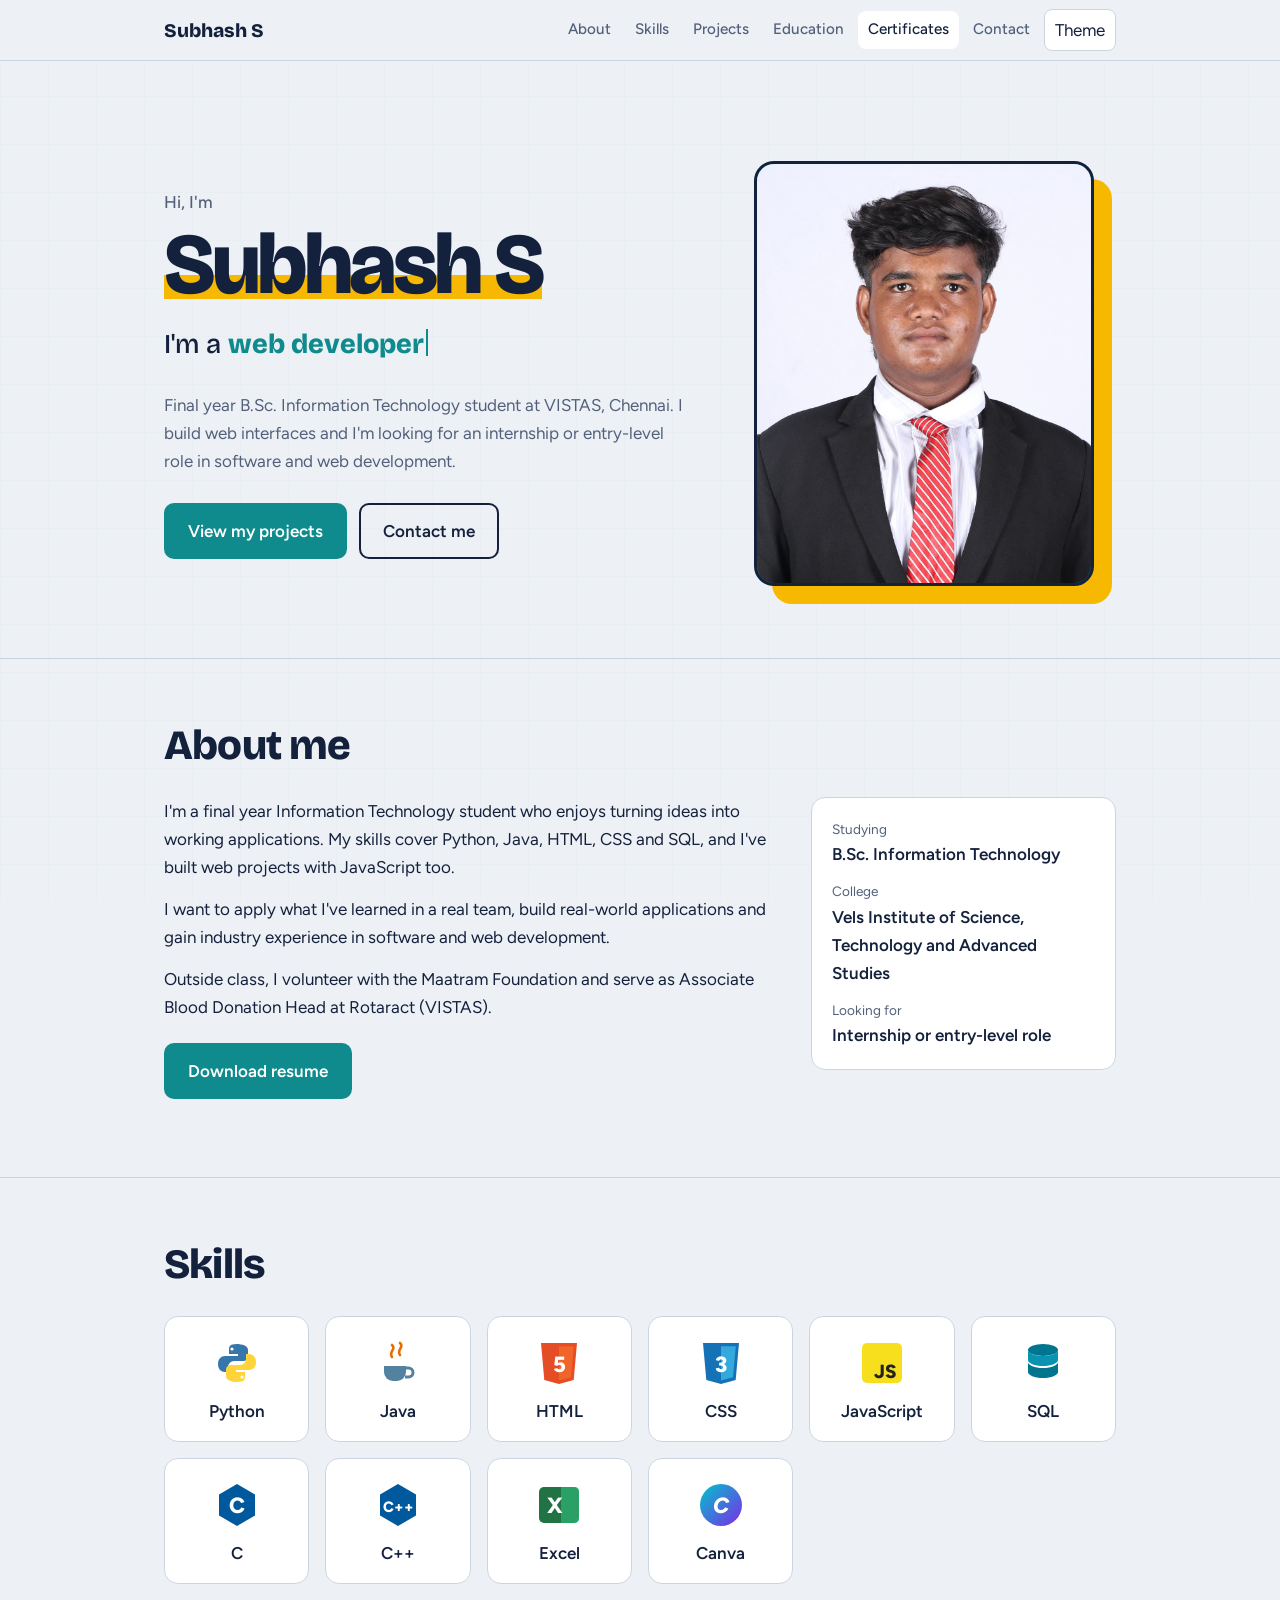
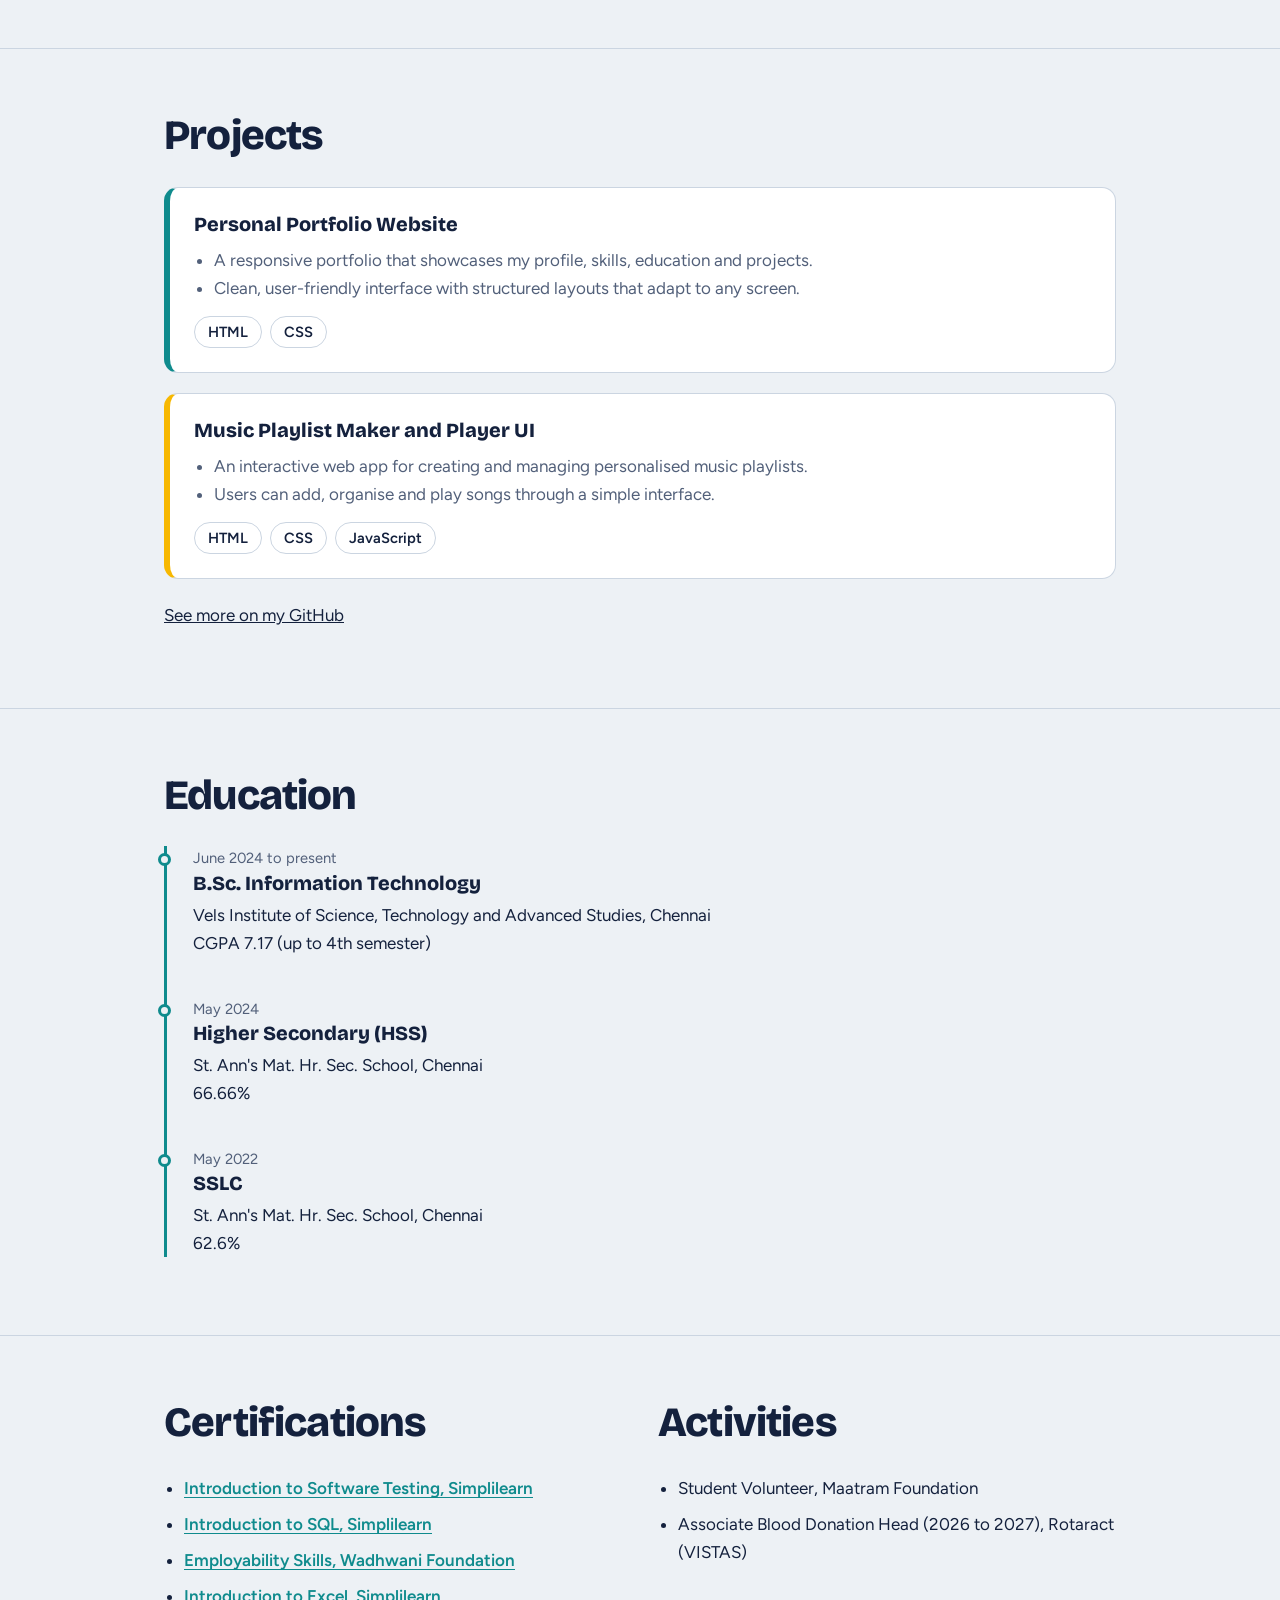
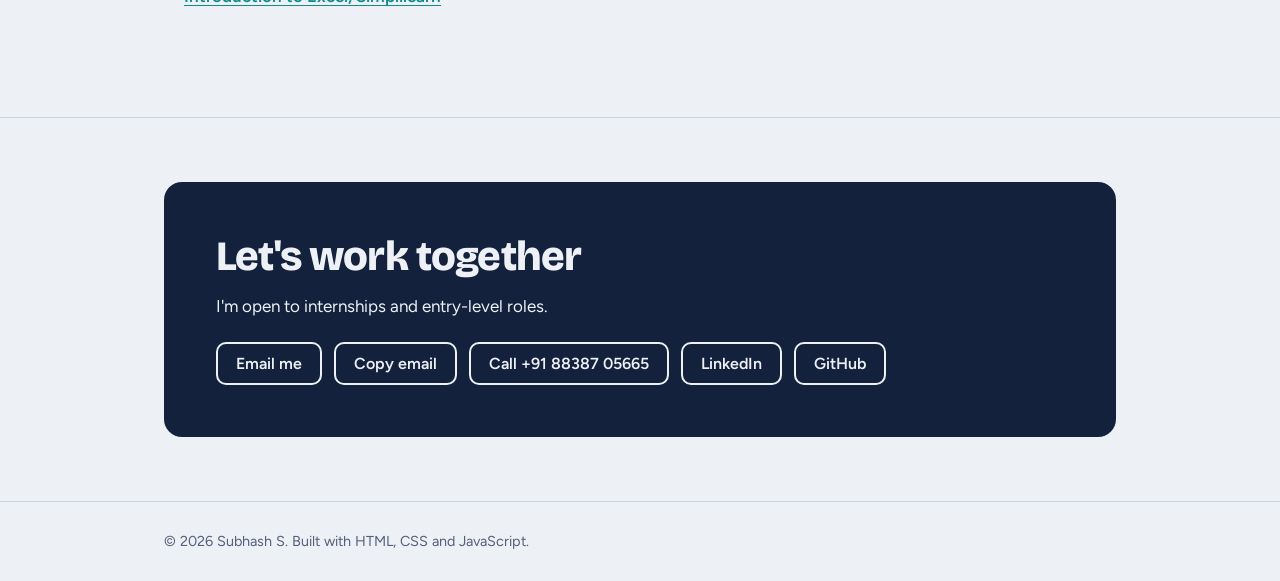
<file: Portfolio_up.html>
<!DOCTYPE html>
<html lang="en">
<head>
<meta charset="UTF-8">
<meta name="viewport" content="width=device-width, initial-scale=1, viewport-fit=cover">
<title>Subhash S</title>
<meta name="description" content="Portfolio of Subhash S, final year B.Sc. Information Technology student skilled in Python, Java, HTML, CSS and SQL.">
<link rel="preconnect" href="https://fonts.googleapis.com">
<link href="https://fonts.googleapis.com/css2?family=Bricolage+Grotesque:opsz,wght@12..96,500;12..96,800&family=Figtree:wght@400;500;600&display=swap" rel="stylesheet">
<style>
:root{
  --bg:#EDF1F5;--surface:#FFFFFF;--ink:#14213D;--muted:#52607A;--line:#CBD5E1;--accent:#0F8B8D;--mark:#F7B801;--on-accent:#fff;
  --head:'Bricolage Grotesque','Segoe UI',sans-serif;--body:'Figtree','Segoe UI',Arial,sans-serif;
  box-sizing:border-box;padding-top:env(safe-area-inset-top,0px);padding-bottom:env(safe-area-inset-bottom,0px);
}
@media (prefers-color-scheme:dark){:root:not([data-theme="light"]){--bg:#0E1626;--surface:#16223A;--ink:#EAF0F8;--muted:#9AA9C2;--line:#2B3957;--accent:#4FD1C5;--mark:#F7B801;--on-accent:#0E1626}}
:root[data-theme="dark"]{--bg:#0E1626;--surface:#16223A;--ink:#EAF0F8;--muted:#9AA9C2;--line:#2B3957;--accent:#4FD1C5;--mark:#F7B801;--on-accent:#0E1626}
*,*::before,*::after{box-sizing:inherit}
html{scroll-behavior:smooth;scroll-padding-top:calc(72px + env(safe-area-inset-top,0px))}
body{margin:0;background:var(--bg);color:var(--ink);font:17px/1.65 var(--body);-webkit-font-smoothing:antialiased;
  background-image:linear-gradient(var(--line) 1px,transparent 1px),linear-gradient(90deg,var(--line) 1px,transparent 1px);background-size:48px 48px;background-attachment:fixed}
body::before{content:"";position:fixed;inset:0;background:var(--bg);opacity:.9;z-index:-1}
a{color:inherit}
:focus-visible{outline:3px solid var(--accent);outline-offset:3px;border-radius:4px}
.wrap{max-width:1000px;margin:0 auto;padding:0 24px}
header{position:sticky;top:env(safe-area-inset-top,0px);z-index:10;background:color-mix(in srgb,var(--bg) 88%,transparent);backdrop-filter:blur(8px);border-bottom:1px solid var(--line)}
header .wrap{display:flex;align-items:center;justify-content:space-between;gap:12px;min-height:60px;flex-wrap:wrap}
.logo{font:800 1.2rem var(--head);text-decoration:none}
nav{display:flex;gap:4px;flex-wrap:wrap;align-items:center}
nav a{text-decoration:none;font-weight:500;font-size:.95rem;padding:6px 10px;border-radius:8px;color:var(--muted)}
nav a:hover,nav a.on{color:var(--ink);background:var(--surface)}
#theme{font:inherit;cursor:pointer;border:1px solid var(--line);background:var(--surface);color:var(--ink);border-radius:8px;padding:6px 10px}
.hero{padding:clamp(48px,9vw,100px) 24px 72px;display:grid;grid-template-columns:1.35fr 1fr;gap:48px;align-items:center}
.photo{margin:0;justify-self:center;width:100%;max-width:340px;position:relative}
.photo::before{content:"";position:absolute;inset:18px -18px -18px 18px;background:var(--mark);border-radius:20px}
.frame{position:relative;aspect-ratio:4/5;border-radius:20px;overflow:hidden;background:var(--accent);border:3px solid var(--ink);display:grid;place-items:center}
.frame span{font:800 5rem var(--head);color:var(--on-accent);letter-spacing:-.04em}
.frame img{position:absolute;inset:0;width:100%;height:100%;object-fit:cover}
.hello{font-weight:500;color:var(--muted);margin:0 0 8px}
h1{font:800 clamp(3rem,9vw,5.4rem)/.95 var(--head);letter-spacing:-.04em;margin:0;display:inline-block;background:linear-gradient(transparent 62%,var(--mark) 62%,var(--mark) 92%,transparent 92%);background-size:0 100%;background-repeat:no-repeat;animation:mark .9s .35s ease-out forwards}
@keyframes mark{to{background-size:100% 100%}}
.role{font:500 clamp(1.2rem,3vw,1.7rem) var(--head);margin:22px 0 0;min-height:1.6em}
.role b{color:var(--accent);font-weight:800}
.caret{display:inline-block;width:2px;height:1em;background:var(--accent);margin-left:2px;vertical-align:-.12em;animation:blink 1s steps(2) infinite}
@keyframes blink{50%{opacity:0}}
.lead{max-width:60ch;color:var(--muted);margin:20px 0 28px}
.btns{display:flex;gap:12px;flex-wrap:wrap}
.btn{display:inline-block;text-decoration:none;font-weight:600;padding:12px 22px;border-radius:10px;border:2px solid var(--ink);transition:transform .15s}
.btn.pri{background:var(--accent);border-color:var(--accent);color:var(--on-accent)}
.btn:hover{transform:translateY(-2px)}
section{padding:64px 0;border-top:1px solid var(--line)}
h2{font:800 clamp(1.9rem,4vw,2.6rem)/1.1 var(--head);letter-spacing:-.02em;margin:0 0 28px}
h3{font:800 1.25rem var(--head);margin:0 0 6px}
p{margin:0 0 14px}
.about{display:grid;grid-template-columns:2fr 1fr;gap:36px}
.facts{background:var(--surface);border:1px solid var(--line);border-radius:14px;padding:20px;margin:0;align-self:start}
.facts dt{font-size:.85rem;color:var(--muted)}
.facts dd{margin:0 0 12px;font-weight:600}
.facts dd:last-child{margin:0}
.skills{display:grid;grid-template-columns:repeat(auto-fit,minmax(130px,1fr));gap:16px}
.tool{background:var(--surface);border:1px solid var(--line);border-radius:14px;padding:22px 12px 16px;display:flex;flex-direction:column;align-items:center;gap:10px;text-align:center;font-weight:600;transition:border-color .15s}
.tool:hover{border-color:var(--accent)}
.soft{margin-top:24px}
.chips{display:flex;flex-wrap:wrap;gap:8px;margin-top:10px}
.chip{border:1.5px solid var(--accent);color:var(--accent);border-radius:999px;padding:3px 13px;font-weight:600;font-size:.92rem}
.projects{display:grid;gap:20px}
.proj{background:var(--surface);border:1px solid var(--line);border-left:6px solid var(--accent);border-radius:14px;padding:24px}
.proj ul{margin:10px 0 14px;padding-left:20px;color:var(--muted)}
.proj .chip{border-color:var(--line);color:var(--ink)}
.proj:nth-child(2){border-left-color:var(--mark)}
.timeline{list-style:none;margin:0;padding:0 0 0 26px;border-left:3px solid var(--accent)}
.timeline li{position:relative;padding-bottom:26px}
.timeline li::before{content:"";position:absolute;left:-35px;top:7px;width:13px;height:13px;border-radius:50%;background:var(--bg);border:3px solid var(--accent)}
.timeline li:last-child{padding-bottom:0}
.when{color:var(--muted);font-size:.92rem;margin:0}
.two{display:grid;grid-template-columns:1fr 1fr;gap:36px}
.plain{margin:0;padding-left:20px}
.plain li{margin-bottom:8px}
.contact-box{background:var(--ink);color:var(--bg);border-radius:18px;padding:clamp(28px,5vw,52px)}
.contact-box h2{margin-bottom:12px}
.contact-box p{max-width:52ch}
.links{display:flex;flex-wrap:wrap;gap:12px;margin-top:22px}
.links a,.links button{font:600 1rem var(--body);background:transparent;color:inherit;border:2px solid currentColor;border-radius:10px;padding:10px 18px;text-decoration:none;cursor:pointer}
.links a:hover,.links button:hover{background:var(--mark);border-color:var(--mark);color:#14213D}
.plain a{color:var(--accent);font-weight:600;text-underline-offset:3px}
footer{padding:28px 0;color:var(--muted);font-size:.9rem;border-top:1px solid var(--line)}
@media(max-width:820px){.hero{grid-template-columns:1fr}.photo{max-width:260px;justify-self:start;margin:0 18px 18px 0}}
@media(max-width:720px){.about,.two{grid-template-columns:1fr}nav a{padding:6px 8px;font-size:.88rem}}
@media(prefers-reduced-motion:reduce){*{animation:none!important;transition:none!important;scroll-behavior:auto!important}h1{background-size:100% 100%}}
</style>
</head>
<body>
<header>
  <div class="wrap">
    <a class="logo" href="#top">Subhash S</a>
    <nav aria-label="Main">
      <a href="#about">About</a><a href="#skills">Skills</a><a href="#projects">Projects</a><a href="#education">Education</a><a href="#more">Certificates</a><a href="#contact">Contact</a>
      <button id="theme" type="button" aria-label="Switch colour theme">Theme</button>
    </nav>
  </div>
</header>

<main id="top">
<div class="wrap hero">
  <div>
  <p class="hello">Hi, I'm</p>
  <h1>Subhash S</h1>
  <p class="role" aria-live="off">I'm a <b id="typed"></b><span class="caret" aria-hidden="true"></span></p>
  <p class="lead">Final year B.Sc. Information Technology student at VISTAS, Chennai. I build web interfaces and I'm looking for an internship or entry-level role in software and web development.</p>
  <div class="btns">
    <a class="btn pri" href="#projects">View my projects</a>
    <a class="btn" href="#contact">Contact me</a>
  </div>
  </div>
  <figure class="photo">
    <div class="frame">
      <span aria-hidden="true">SS</span>
      <!-- PHOTO: replace photo.jpg with your image file name (or a data: URI) -->
      <img src="subhash.jpg" alt="Portrait of Subhash S" onerror="this.remove()">
    </div>
  </figure>
</div>

<section id="about"><div class="wrap">
  <h2>About me</h2>
  <div class="about">
    <div>
      <p>I'm a final year Information Technology student who enjoys turning ideas into working applications. My skills cover Python, Java, HTML, CSS and SQL, and I've built web projects with JavaScript too.</p>
      <p>I want to apply what I've learned in a real team, build real-world applications and gain industry experience in software and web development.</p>
      <p>Outside class, I volunteer with the Maatram Foundation and serve as Associate Blood Donation Head at Rotaract (VISTAS).</p>
      <p style="margin-top:22px"><a class="btn pri" id="resume" href="#" download="Subhash_S_Resume.pdf">Download resume</a></p>
    </div>
    <dl class="facts">
      <dt>Studying</dt><dd>B.Sc. Information Technology</dd>
      <dt>College</dt><dd>Vels Institute of Science, Technology and Advanced Studies</dd>
      <dt>Looking for</dt><dd>Internship or entry-level role</dd>
    </dl>
  </div>
</div></section>

<section id="skills"><div class="wrap">
  <h2>Skills</h2>
  <div class="skills"><div class="tool"><svg viewBox="0 0 48 48" width="48" height="48" aria-hidden="true"><path d="M24 5c-8 0-8 3-8 6v4h9v2H12c-4 0-7 3-7 8s3 8 7 8h3v-5c0-3 3-6 6-6h9c3 0 5-2 5-5v-6c0-4-5-6-12-6z" fill="#3776AB"/><path d="M24 5c-8 0-8 3-8 6v4h9v2H12c-4 0-7 3-7 8s3 8 7 8h3v-5c0-3 3-6 6-6h9c3 0 5-2 5-5v-6c0-4-5-6-12-6z" fill="#FFD43B" transform="rotate(180 24 24)"/><circle cx="19" cy="10" r="1.6" fill="#fff"/><circle cx="29" cy="38" r="1.6" fill="#fff"/></svg><span>Python</span></div><div class="tool"><svg viewBox="0 0 48 48" width="48" height="48" aria-hidden="true"><path d="M10 27h22v6a9 9 0 0 1-9 9h-4a9 9 0 0 1-9-9z" fill="#5382A1"/><path d="M32 29h2.5a4.5 4.5 0 0 1 0 9H31" fill="none" stroke="#5382A1" stroke-width="3"/><path d="M18 6c5 4-4 7 0 12M26 4c5 4-4 7 0 12" fill="none" stroke="#E76F00" stroke-width="2.6" stroke-linecap="round"/></svg><span>Java</span></div><div class="tool"><svg viewBox="0 0 48 48" width="48" height="48" aria-hidden="true"><path d="M6 4h36l-3.3 37L24 45 9.3 41z" fill="#E44D26"/><path d="M24 41.5l12-3.3 2.8-31H24z" fill="#F16529"/><text x="24" y="33" font-size="22" fill="#fff" font-family="Figtree,Arial,sans-serif" font-weight="800" text-anchor="middle">5</text></svg><span>HTML</span></div><div class="tool"><svg viewBox="0 0 48 48" width="48" height="48" aria-hidden="true"><path d="M6 4h36l-3.3 37L24 45 9.3 41z" fill="#1572B6"/><path d="M24 41.5l12-3.3 2.8-31H24z" fill="#33A9DC"/><text x="24" y="33" font-size="22" fill="#fff" font-family="Figtree,Arial,sans-serif" font-weight="800" text-anchor="middle">3</text></svg><span>CSS</span></div><div class="tool"><svg viewBox="0 0 48 48" width="48" height="48" aria-hidden="true"><rect x="4" y="4" width="40" height="40" rx="5" fill="#F7DF1E"/><text x="38" y="39" font-size="19" fill="#222" text-anchor="end" font-family="Figtree,Arial,sans-serif" font-weight="800">JS</text></svg><span>JavaScript</span></div><div class="tool"><svg viewBox="0 0 48 48" width="48" height="48" aria-hidden="true"><ellipse cx="24" cy="11" rx="15" ry="6" fill="#00758F"/><path d="M9 11v10c0 3.3 6.7 6 15 6s15-2.7 15-6V11c0 3.3-6.7 6-15 6S9 14.300 9 11z" fill="#0A93B0"/><path d="M9 23v10c0 3.3 6.7 6 15 6s15-2.7 15-6V23c0 3.3-6.7 6-15 6S9 26.300 9 23z" fill="#00758F"/></svg><span>SQL</span></div><div class="tool"><svg viewBox="0 0 48 48" width="48" height="48" aria-hidden="true"><path d="M24 3l18 10.500v21L24 45 6 34.500v-21z" fill="#00599C"/><text x="24" y="32" font-size="22" fill="#fff" font-family="Figtree,Arial,sans-serif" font-weight="800" text-anchor="middle">C</text></svg><span>C</span></div><div class="tool"><svg viewBox="0 0 48 48" width="48" height="48" aria-hidden="true"><path d="M24 3l18 10.500v21L24 45 6 34.500v-21z" fill="#00599C"/><text x="24" y="31" font-size="15" fill="#fff" font-family="Figtree,Arial,sans-serif" font-weight="800" text-anchor="middle">C++</text></svg><span>C++</span></div><div class="tool"><svg viewBox="0 0 48 48" width="48" height="48" aria-hidden="true"><rect x="4" y="6" width="40" height="36" rx="5" fill="#217346"/><path d="M26 6h14a4 4 0 0 1 4 4v28a4 4 0 0 1-4 4H26z" fill="#33C481" opacity=".55"/><text x="20" y="32" font-size="22" fill="#fff" font-family="Figtree,Arial,sans-serif" font-weight="800" text-anchor="middle">X</text></svg><span>Excel</span></div><div class="tool"><svg viewBox="0 0 48 48" width="48" height="48" aria-hidden="true"><defs><linearGradient id="cv" x1="0" y1="0" x2="1" y2="1"><stop offset="0" stop-color="#00C4CC"/><stop offset="1" stop-color="#7D2AE8"/></linearGradient></defs><circle cx="24" cy="24" r="21" fill="url(#cv)"/><text x="24" y="32" font-size="22" fill="#fff" font-style="italic" font-family="Figtree,Arial,sans-serif" font-weight="800" text-anchor="middle">C</text></svg><span>Canva</span></div></div>
</div></section>

<section id="projects"><div class="wrap">
  <h2>Projects</h2>
  <div class="projects">
    <article class="proj">
      <h3>Personal Portfolio Website</h3>
      <ul>
        <li>A responsive portfolio that showcases my profile, skills, education and projects.</li>
        <li>Clean, user-friendly interface with structured layouts that adapt to any screen.</li>
      </ul>
      <div class="chips"><span class="chip">HTML</span><span class="chip">CSS</span></div>
    </article>
    <article class="proj">
      <h3>Music Playlist Maker and Player UI</h3>
      <ul>
        <li>An interactive web app for creating and managing personalised music playlists.</li>
        <li>Users can add, organise and play songs through a simple interface.</li>
      </ul>
      <div class="chips"><span class="chip">HTML</span><span class="chip">CSS</span><span class="chip">JavaScript</span></div>
    </article>
  </div>
  <p style="margin-top:22px"><a href="https://github.com/subhashsenthilnathan007" target="_blank" rel="noopener">See more on my GitHub</a></p>
</div></section>

<section id="education"><div class="wrap">
  <h2>Education</h2>
  <ol class="timeline">
    <li><p class="when">June 2024 to present</p><h3>B.Sc. Information Technology</h3><p>Vels Institute of Science, Technology and Advanced Studies, Chennai<br>CGPA 7.17 (up to 4th semester)</p></li>
    <li><p class="when">May 2024</p><h3>Higher Secondary (HSS)</h3><p>St. Ann's Mat. Hr. Sec. School, Chennai<br>66.66%</p></li>
    <li><p class="when">May 2022</p><h3>SSLC</h3><p>St. Ann's Mat. Hr. Sec. School, Chennai<br>62.6%</p></li>
  </ol>
</div></section>

<section id="more"><div class="wrap">
  <div class="two">
    <div>
      <h2>Certifications</h2>
      <ul class="plain">
        <li><a class="cert" href="subhash s_t.pdf" target="_blank" rel="noopener">Introduction to Software Testing, Simplilearn</a></li>
        <li><a class="cert" href="#" target="_blank" rel="noopener">Introduction to SQL, Simplilearn</a></li>
        <li><a class="cert" href="subhash wadhwani.pdf" target="_blank" rel="noopener">Employability Skills, Wadhwani Foundation</a></li>
        <li><a class="cert" href="SUBHASH EXCEL.pdf" target="_blank" rel="noopener">Introduction to Excel, Simplilearn</a></li>
      </ul>
      <p id="certmsg" role="status" style="color:var(--muted);font-size:.92rem;min-height:1.4em"></p>
    </div>
    <div>
      <h2>Activities</h2>
      <ul class="plain">
        <li>Student Volunteer, Maatram Foundation</li>
        <li>Associate Blood Donation Head (2026 to 2027), Rotaract (VISTAS)</li>
      </ul>
    </div>
  </div>
</div></section>

<section id="contact"><div class="wrap">
  <div class="contact-box">
    <h2>Let's work together</h2>
    <p>I'm open to internships and entry-level roles.</p>
    <div class="links">
      <a href="mailto:subhashsenthilnathan007@gmail.com">Email me</a>
      <button type="button" id="copy">Copy email</button>
      <a href="tel:+918838705665">Call +91 88387 05665</a>
      <a href="https://linkedin.com/in/subhash-s-3a338532b" target="_blank" rel="noopener">LinkedIn</a>
      <a href="https://github.com/subhashsenthilnathan007" target="_blank" rel="noopener">GitHub</a>
    </div>
  </div>
</div></section>
</main>

<footer><div class="wrap">&copy; <span id="yr">2026</span> Subhash S. Built with HTML, CSS and JavaScript.</div></footer>

<script>var RESUME_B64="JVBERi0xLjUKJb/[base64]/[base64]/d5fgY/JdCwQTwKdTmdjO45dP6q148ZxJx9ombbYSqQq0XHSX7/[base64]/PDzz4zvsz9AAjY4Z/ygqNkXxi8Y/1B9rNgvvwSJd4xaDF6eHzH+8fskx9igLqoyDr0ZZ8Worn6aPdwMs9lwlpf1sBiVWT3MyiRJ/3VP33uDavwWGhnfraa3+RSr0qKC1tsLLyK+HDKOVc7zQU3AfNpLQDhNTE95A/Z4wgXC9aS3AevDTR0QnRTlXwt0ZVnVL4Y/rOvJ7CfOHx8feyNoyW+LkuDyouQNp53ZjsqUckbJm9ezUM72ErtkYYTqWf9KGgdVWQcmB3AsbBAdhghCZDZ9T3EZ+4gIBGfTVxSYTT8Ea9M3FKjUJ0L9aTW4yAku7+8fAEL+jYKhWb0dJVefrynSUrCyVrDyYTR6QhC0teu5jthuNssDI361f3TZv/5x73T3SkgKwems3htmU4Z8CKT389lgWkzqakrxHhSfZI0MYnppOjKawKO6LItBdZsj16J4tGZc7lNxWw9nlEmReAfN5dXlbv83oDkHiRaYAK0DRnXACCmfQiPNdjRuM5rj/uHlyTHQXHxehbPBNLqD5mnL+O1Y0s1Yzt5fH3xq/LSCBUVuDUyyZhrxpGn0djh2C5zri/cf+oDz8WgVDmy5Bse8Ek6yHY7ZDGf/ev/s7BPg7F3sdfDYdTyyi0fYJ73ltuPRm/Gcnp/3L49/vDg4PxUJSg5/X0JVUd7T3tPU+kVsqw0QbReiehKiFNshqjbEveoB35Aox8XtbFkr4vQvcwX97D6fPV35lhXuhdXrJcWruLvLp3k5yAM0onwDgbxeIlvYEVP+QBlJe5J9QQ/7cw+7rpEodf9LG/XE1mndaY3EzjEfwS7icRpJMIvoCOakB5pUi16KvUX2DOqjWEhq7D44B1iLrw5OsU71FPPO4VuUiHrj/[base64]/0usziibRL+l2/x63KsPYdGpSEUTgR7B1xtuwR9kkJLJ4RNqSCh5rOtJUzahlAN9limldZkj9iaFDHn9SKSVAjjJs5S8+L/djQqbFhRp4GtRNPGERdi2uGohhGVEEMnyLaGoj8NCekTDWQeyaIVpYkJM31CyWc9cUYRpgeJuECxyafQd5Zy1aqQiSThNGVgWFiImKARRWjTZJlNttXvsjLGN0qjB5o+Ygu+C4WBZsTRuR0CYnh0PuJNiNg4cyEdJXSIYG1CG3zT/hptFfuxDdkHeuFpYraGiFHkwdjKlKJHxVIF2e5/Ck/pWArpTYboD3Po3QdriKSpjDQsWy2JxGWWvbaUCqaObVDf/[base64]/yLrNc462eQwL+6HeHU4StA5is4ob/g7vsv3+D5/zw/4B37Ij/iv/Jif8FN+xn/jfX7OL/hHfsl/55/4Fc/4DR/wQTWqSrTjccZvec7v+D0f8uH3yTAvecH/4iM+5iWv+CTDCWaU39WxNyUAfJJPi+qW//1Q1XkcmfIZn+VfMXlWfOM1rx8r/sC/8u/[base64]/[base64]/CU5h232yLZYZEU2bpvYbsRci48mDmccnmrfF4tb/4pseNiw13WNMHTDwOK+H2kh0aGQz8DjwSaLDx3xWUloututaLaNLE0nNNptXpSi3YrSsoJ/b3YiL1ha7V4S7r4q3DOKvLxDsTLLS5TzLi/f6QNZQ9u4c2S2x8FqF6yOmBOR0bPpaj5fgb2ha1yens9nyeJmjptP5snJbyf2yII/e8S9kR+4zOf2KN2dfP7FGmVAPx9ZzI3C0YPi2o245cGzGMUnP5ycqmgdqR0Atw+CeMRsy6HzP+alKNDdofGojBE1fZ2yOGUmqBwYi3Jd1TvR5lVJa4kJ2soU+bdlVVSbR6I3bZdpVxPhIW+3+BYYzV1eFA1Rcy3m6rHdVuX4fGratm3cwH/HmI5p7Sy5WOrXWRzrN1FmJC3+YcnQSWAtYIlxT3szlvIuLzfA5NvAjU8Hj0ONZF022/ye1qqa1rS29eOkkF+V/QUtVPfA6QTA2HZl3uLSI620lRZ/f1/0pN4XeaqcCat3ZYWkh0JmG4nq+5GR9UdUWotaimJiTmzjAelVXWS96MmhdTo/7gsQj0FoxpQf2h2usRHkUg9szboGzCG6/B2NgBPrXJapJCKxQm5UazAroLNFLZ/JfMA1eUsfB5rvtMvYIMJtX0Fs4sDTsknv+Yfr2dSMfCNZXH4ahDaPIsahovwVaB8frKHNQ49FgU/n3uCZUoEu9ADETZu3XSsp16o1PeNUuWZMTInakpqucwBs4JoqrwDDNPtq+h54KZWZFgCYz2Uznm1lWYp8uFzYLneMX7tSO9mxHI/iNSHCVS37GjUQ+FNB8AL317RNae/utTd1teKWylqqoJ7Hn2euO5i5tsUhyWffX5lo4PuA2QGK6u4V0mGTR0nsGY3cKdkDkQeNnYBZEDFKxIRNP336LiYfXUD4uZGwsxWL5zMWz84uL5fgMdM2DpwGQDh2WhD4sFdgDHhIThvw7rMScBbrlsPdQy43dIAHmBXTlaxNxzFSWbamHxgCPzbyPTgt8gzfh/42iG4t5Ljk/C2WutzCvUFg/Ly31nnFWo2MOF7Ohq0NGQ/eZq3Dho31LMgl91kux/9ZLJfxYBJ7gc1A629PYo97LPA8rXtdbWqx21FVBw8vRbnpxEY2w5nmQAkwrn5Ozi4/PWssL6D2MJY/qvS/pYMSjORhLchfOtOHbvrUsFxsWG847INoxa1o5AsVw/K4jX3uFUk9CLCQK5V1k31BoGNFxlKKTNbYB8dUCsROtSnqP3fjJN9JyvULUYKX+2o/nlU7xdmVugm9Xv45DDi6FFyt0IWXONoMAwezynf+BuC4fsisQA82V3gqmFrRfAO2Kgr083VVYM/NKyLroDd5CylBRvFD4eBpG7SbwNjrOhqVXxzbGnYztyzjw2GfVwMinBRBb6UH1HqiQyfPiRMXPIMmjied9yRSWikc7TszKkyEVi8020oHMzBSRJai7vrZBcXV1RfL9qAaFdjyPEAEYUZ9oKYdRVd/4zSA/QhMDIPwGL8gy5xwbvwq07ZBh7Ih7036rW933wzGolbqMUQQGtNCivLZhNI1sp6scbTJisf9bAO2w6i3Fn1X7EdQcE9bd2nb1b3oQiCzmnqrrm2eSYcooVE6AIeRAnUy2eSbctBg6yVTjyFLpv5p3sAao1B5jYc3oKptvB92Ffb3/110Jkfw1Te0i67JU50U4AU4/ZFSotGF5ELcUfrQp+jHn577cPF68U+mjePTHA9B2M/xIm2fotFPsKpswweM5QhvtA8G6dbERNcC1mp8AokpIow6Cu4o9UE7LHl7ss5GFFODFIUGkARCi/y/itxvU3WRPIr7EFeQcQV4s/lrEBnyyrwUt4U8gHxDEETLKnoVWaZBUNUbUYJ2xxcEb69TP/mXGw33dltX3UaPd+LVvAr7vPp/g/2YtD9XJn41OSAmTuv8vh3MB7h7e6H/7IbyU7Kaojaz69VqMbteTvWNHIi2MQNl4FaOmi2SxXy4idlBxAKoc9/QxDyoreBTzpnn98MlXahBM52YNziUVEVHNAmBuhCihQGJltdVV2b79qzmhIC5rh4Upk2DiIFJMBf9Pei2IBL912meQQPSdwZg2cLMgBcCGO58CLIT6F9oYGlC/KuqFZiVyHWziFV4p3F/VVDIQNOOfD6br+hO+HHxdDt8wbcWZz73v+WXDzgYKGHE7H4sWeibf6VqDfS9p0tSf++hlF9D+Acuyq1sqIQ4QQiQzXf3hYQmVT95/mlCe8NZOOlNAj8KXxLVt905rFaUzKjObV48/ToBWRDr31mCyPNgtMHinW33Ix4UB2L7iHe9P4Pl4Jw36Dz/PVV1sKBPAIPv26ACGpDvDcBw/[base64]/6/1/+tZ63mevfe19733fV/XzclqYAxUgqLsYeooJAYoLCgkA1DRVbYQFgEICYkKCgmJEHFymsAxCNjffiJOMxjaA45CyvwvhAoaBsZc+1TBmGugLgoJ0PJEAIRFAcISMsKSMkJCABEhIem/gSi0DEAV7AWHAnQFAVooJMyDiFMF5eaLhjs6Ya7X+fsXwAPhBQhLS0sK/E4HKLnC0HAIGAnQBWOcYK7XK0LACIAxCgKHYXz/owSPnBMG4yYDAnl7ewuCXT0EUWhHBV4BgDcc4wQwgnnA0F4wKODXyAA9sCvsz2iCRJwAEye4x18BY5QDxhuMhgGuHQg4BIb0uE7xREJhaMD16gBjTR2AvhsM+RdY5y+AAODP5gCEBYX/Kfcn+1chOPJ3MhgCQbm6gZG+cKQjwAGOgAH01XUEMT4YAQAYCf0FBCM8UNf5YC8wHAG2vwb8bh0MUFcyBICvJ/wznwcEDXfDeAh6wBG/ZgT9KnO9zWpIqArK1RWGxHgQ/epPFY6GQa733Rf053BdkChvpP/flgMcCXX4NQbU0w1kioS7e8I0Vf9grl1E//ocYRiAuJCQkKSENADmDoD5QJxAvxYw8XWD/Q4K/3JfzxDg74ZyAzhcjwELgDvArj9E/h5gLxgAg/aEBfj/78B/WkTCwgAoHIIB2MMc4Uiif6tfu2EOf9nX54+G+wCshK7pJwwQ+vX882dzzTAoConw/Rf++4hBFqqapgaW/H9G/ieorIzyAfgDxUUBQBFxYYCwsKg0QFJcCBDwn3UMwPA/fQj9m6uJdEABpP9q93qf/m7Z6w8HeP4IhBfwn7X0UNfMhQF4/iW6tZC4EOT6Jfz/TfffKf83lv+q8v8k+n93pO6JQPyO8/wF+D/iYFc4wvcP4pq5nphrFeiirrWA/G+oOewv6SqjEND/jmliwNdaUEI6Iv7ZRriHOtwHBjWAYyBOf9HlL7/pL6Eh4EiYAcoD/utqAQCFhYT+K3atLojL9fXhcc3J3yHYtXj+c0k1JAQF/aUyEXEJABiNBvsSCV1TSURcHOAvfC1HKMznN4sBIEEkCnOdArgeLgDggEIT/TpRCXEASOmX6y9LAgBS/seSFAGA7v1jSYkCQMb/Wtd5pr+t/2gH4olGX4vyN2Gue/3b/n0DwGA+MAjRzCQKIhvu/D688fStEqM3cGVQfoxzxTyVF+g/g27y/EGGn8xb/iL0M/pYKbnnA8XcshrP0d1Zlkv/zbpK/Kj6JMOG84cXdolGIysNRNPDNJ1DrzaVKj4yEzIBTe6uPrx0f2gW4oJTh92ixZnt7ilFZpB7+9S7Q8On4mPxp/7IyRXD1XIJbeKL4lHgE9PH1iEF45w59pkTdGx4GCAzAR/lrg/5+NHxGGXW0BWLViI/UcD3J6L5/pZfROLOJvzmS01EPFrpOegt6Zhxjij7R7j8lddTtGin/Atfx2tFxr52YLadrFFoIge7i71jbZmRK+4bWuyj27ALUSkmXx6JjIcYLnEq92wgjLOa6SizKyQLRi+F7fKIPAyb1y5p/GLfjL9Ahyl2umC2DESi0tqfIu6EH/Eo4jWvR62nTElM0+d2fpQOHOWufHoVdDdxWsQ+B2PV5g/2Id1qviF5uhcwNKSBJHhpdWhyf0vBZBiLqYcd3CvsxJoli/dg66V5d2cZ5ZWLAjZj0ZORG9rO/e8+a7X4kV21673chIQpztrKrZ7dJbnxZcrdZMUzfBpabAUbiUt3ltFqQ97s0z6PYRcxzn1r9WzzY6ayPaVif6kudigq/L1keSEY/ColOpeboTbK8bDgxIBZZrBypGj0EfEGtFwZ+vThiGbx8HbEPVvvR7rkZSVDMHZV1R3hzBJR86S81mjB/uGDFi1BGompsnFmuVQTet2e72xVCuFoOh76Ur3QLuqXKSRLYewZCjWWzm3HTrk9Vfyppj+9y6/2lokuKjkSvrYPL1kvmusJquTzmI1a7+itrjJlN32oFb1FhjuupLiPsKPwaCvSjTSoOSkmbo7zdTD2LVycbLH/cmug/YG0J7NbXOexwVJ3wls9T/Qkr468p1NR3EToaLfq4ExOfZvBeKxtQQBdTS0LbmvrONFXYOGgnynfwKc7oqVrgcfL9/[base64]/Y6rQILZ+YGtuIw3reTYOLLY4Ty93LOrLCHP2xzehZFegPIh5s/DVFO7LukLpbDDen8YdfJYkxeG1w/ezr3ZMTPakn7B4bZ7O4l1mI157kC64rERQF7Scj+g6MVcgg3/ph8sgs4M3yqtl5ABz7UK2Mz3ebn1i9hrKo6ZZ2aqlsDylLaytHHzWe0Ut6pyku3c2uqcQBPPk/zdSf3NCmHqxFLWsxCmQHAGl6TYq7A13Mcbc6MtH/EF5Ov5+4rN1Gkhq6IfRd/20XdJuXwkdvpuh7uFh2igXlNCEiR8BqevVIXWHOu1dpGOt8js5hRYpXEMZEFlhuEQ6sk050uVc12Rrw/6xdFlOvEHMnl0Xytedf/48qZ5IPDLT0g25ZTuA8LCL9G3WR2k7RQMvpUHEKi/Kjp+o4A7vZp6O7k6FX+FQCypkVnKD3bDlIBfi24L94ze5RY9iZyCwL3AMtuSbmxThfLAW5QLgbw3pWlTNLKAVHbh/EPjUXjPRU4bE1zT4atng5nCWOh3yUXfDz8qWJZs9y8oDsUNSC0ZWGK7rifgsbvCVA0OR9ILH0nUMyY+O5N+7SXvpNZqZ8HT6ZsQqXeais8jzVCwRgsVn5TLXbAQK8ZtEL/NGr9LYqGSgfdW7Y7WcVxJcw2F9fS4jUUOFV19yp3KsoyLGQRf7Xg/o8x9piqgApNbj+Rxcq1O/Xll17Tlyy6VwIouxNHZUWkMZQM0TfjVgAwo5AfAkVWAqouoaS7gSQ6Z4SD/Lr60qJk/oDnZ8AliclOjrKp6iVQSi1WW5Qa2rzv/4mrJHumoVmVykNImLh7hqteJMwg9PDH7IsyS2YCCV+ytwyS/vpuF3SNMIEA8xSreyJJDzilbZcE7tYll71zMQOn2M28n+5age2eicLWA8NAqK/J81+9+J8lG1KcczGMXOFZq2WL+tyM63PyMQOZnG2RAwoaQQrCdJu5qVZKrU1IxzGGfu7E2eM3KPaOmgEAwc1JFyJPJNPeE+XsTV/HKJwGlEUJvIBu/[base64]//wjTBryJsnBUnGyLNXH5cD2Z8E2d3ii7RhflllDd9lpT7TGoC/6HXvS3XVAmhXAByash/58hmfYZMFHEfDNcwkvME12LSLHK7vI73kKPwsDRltdSbWhPS+GbmnH7N+4pPs8dTRbxyUtw8aCNy+sJvXIrxUCdVUlBPfy8clNiHx8yio3Arw1HmQojsdXNzMJvlSu3mMGGf7ZK1h/2vkvJSvPiDWf38/4dXDbK8HvHc+CKpGMjGJ5sysJmtzJNNT5a0TpjUCBESD3qenjM57tGeq0jZ8GTO6ik7K/2BCWh3cD3mHXyLyPTGMM+TCV9Vat/KWsfS96V3DJ40TmWiHQ40C2wtrcfGoZPblGS9qq4j7Q5W81Gs02l+N822ZKgORdWlvdBkszgWkuPIkwaSdUI6fz+eTiW0xIHPKkGnfoZaglg66AoKDUrFaQ21/3hn5AawIc9VGqEIDigH2bdYyw20mmQEeDoSR3zV4qnNlH/+w9JjdDZdNokX7CZkOi4FF32c/e7LXWZaRkNGTgKuQLV5OWp1pbQd9EfL5spClLwAevfFK04RyYCXsqgkdlPV435PEqKTO97GJC4JGoZ77y/t7W2MkC9IjocBnvGct557viFo9+akQldCjr2JVG7V+RRAdj6gkmlMTLTwrGdxSr0GGi4jVx4rm0XqnsbrUfPWkb/Vw4TvbOg4HDurjoAJF4jys/mcoisF+O/AAa/Yc6ZLyN4zNkV+odRNtBm7pwjMjUBpa7NXm+iaN7o/CFJoJrIwpde+g7h2YOHeczX5QpWWrwcAdt27suKmp6tfocsVugwRweA/[base64]/eoczpnFRpUEglvN/jZi/SUvTMPXtDld9WuCa/r7HIQYJsDiQbmdZTLnh+nSOaCJNveyPehgGtGnMExq1+QKUxaytVMd5Gr2FcSSkIbH5xaqYzUpd9mmUyS+Cfw5HKl7nJ8jkgIkuk7dGphOLk6ite9cm5dwy/MIplm/[base64]/kc6PgzWLFNlaITh3pvkAgoilK2LvtIpuxJsDO2XIFZD2LkHy2zd98+vyTuSe7xzKeNtc+tBSV91mipmGMH3DM4sS6yfmC/uDzBcYyWb+YdUEwAvWY4kY6Ty0DdVjal+LY5I1kmmC1etEynXL1spAlIq8iXBrPRmbHeXuZi9rkl7LhasFnqnuqSLJ8S+f0xEGAp3Bj5pLxx/p7VTln6V3UwTr2x193RPPhGtffaqC/7JTT96saHvp1ICk6P3s+BGdY4sLPo0zEbnridWSKZlX2wSP0rxZHbc3P+EdkryxpZky8J7r6X6cxBlP746AFelVqfadaoHzWLcWg41LrVmDPXvJnfr4kt96BuOw6ouH1kIws82KTB0wgw5rgDfkhysogimap28eTe8c6guCx/7huCpf4tNXzBrb1S5A5VXVJHgCbfQiWtssqQgq9iur5dDzZuo9hzyguZpeR39mpr2WY24cLVo2a7Z/YCYWxR2ih1Iah9Apih/jv9VX/WgoOYhm1/qctTHv+19gGZOSKCtKqfCzZAmFbNtD1Dch8kZEKR+l3WRb9Tz4kHP+VgblDMj067Ko+Ml53G72kz15kFwJhCXzj2u72RfvTPOs7KfXVR+gtHivys/IVYrlzdgOlPhd2iWaou3U4PnlhnoT2hCp/3ZE/gdUqMds3b0dREKHW7kTSIy5FexnjsKQvyQe4PrynqCV6R9ORPaU+/crBvkUqcjfj/3CG4KFlbKqu2Vvc6Mv1uzkzcEozYJuL0wbVyrByn2IpwlgjMp1QhHqeeY3v61NYFofJ+x5e8fo6T6ScL7zAnstp8Qv2FPgiLSpcizfdNUA/V+FrggaV701bRLAtcMzcihON1lkqfSQafT1jxR5vz4rUU3kMWeBY2NkbMMiPFDGvcxnUlOsRsDCtxVv88KSS47KiR1xEL/rOOaJ8TeEPLtDPbyuGtiYXkOEiQIQISRRMbQmB685HAiZPkjpRurtjQNyZCv3VpmeX+ikXnn65or6MMg8M4dlKFp9kE9sE++w3LdicNr/t02ms7soh9SyKLk8LeHg6Jk48Y3QX5O2waquwFlEB7Wwm6p44Dp5fRFRus5ThiDZdZIwlHDY8dDPJQNVvBLbpj/LbcAqlk2xJ2oE/m/k7TAz07PaDokfRv/c5rFcYBoz+3tKL8iEc8ImMmqr/[base64]/fdX61YOdrj2vE/8Da04reM0Xqa615LxF+3eJd4Z9kVKfDZWRep5qBJ4kpcaKTBXG56803lfbJyqQ/pp3oRtIV5V5naFDEyjDYdr5RZiz/S6ikGa1HH7KxxTykJHru0+ssZdH94rrjCAbLPXeaEGFWGRC4iG1lv8oUt76fnSFNRScWwzOmRe9qZZH5LF64mYeHa5sOFvdKz5Srw1Hx4dBbOfzUpVFTFRixDjJ0ApTXG331T8kGizNT7SJ9Nbeo8iHl4d39TXj2+Xa6TJZt8xIotwkeICuvW8iVx2pGlv3/ok/bDBRbBcDqSLam+Lu5qS8LKtgE7MKcjlDSwISjBfnld23y8ZNM02y9yH/s4N7ZXLzMy91hAEzAM24YTrt1AKFRfrL1ZhCznRbbi8oMQytkjgVQ4fhEnwNVs4mY93Bfm1LfNIQ3o+OHbGxHRtI8Vgz6YCUCDsa05ZF+XYphMjFo5qXSl2lS/B9UO62R53PePVq1kFyM+DVP1BxdZO8vWcCDzKaC9WdwDA9pqJCncbkkrJOCxO8dzdiq3aLGFJ6FkZBe9F2A1NbI5MbaW13JW33pKA3AlgyU5p+vT1oJdQCKa1S7R3G8KvHHs5fqVkymPH3bJ3l9KJC5rQbSq+08XC1Afv1jNlya6zS2gEIbYZMqzdHe/+/YBTTQdlUrs220BMgn62Yf7pvTr761Euor8T2v7V1b9D+0qmGKuyY3IbLRq5TlKnVMrXY5IeMFVqc0qKITZ4C3NT6Bw2D2aGD+QTMaLQ4wg03W9VyzkXhA/7CFtOc2p3V3wphNhb+iVedg33CixkDMldu/sbf64C3ovUDMcSy0u3/VwfC/d6010ub3AB6t0n+LQkMVuivsRd2tSv6CZdGhrWrl/sIj2yTzIV5JUiQ+04LdbTW02Ytf4qmTWgbGJUV2AkjZXshJOCgUv8YV4fsb95Hdo/5X2bWjqW8bNEvT9ka3X7/Vi3mZVcx6M0DsSYO13M5hacDkNPJJImNZvXjv48WXcfFDkne0s3WkCNpmfRvnWBQCulz06WHJ56evQZGd8xTajcC7o+OCYQVlCY43osntTOfnORTfUYjuhiuoors5CLQDr3YutiIhVmDllg916FgJhWHRb4hIPjioMD3mqLleRwCA6nnZhifNzfkmPk2bBEM/We5BuPiy23T+DS+3NY5lcF3kAefQG4146k3LhuxrNh/nJRFmBE7MZ5Q7aRXAXn3xA/LZfm2tVLYB4TPTHTEWg65YLkVEeMD+oZhndcO/dpkfKbPTshWXBSmmx4E2bn202tLlyrNXUTrz9gPaHGQ5W96iLEXORop9Ceq0+R/l1kn0EAfAKdsLuXxY0pAisQ0eirA9aJFBPUrfKx6db1+sY1D5IYWlMWFGM3iZzqCzwvRssaWGVTUIRi42/AaU055Zo0FIqPNc40gLtEHMEqjDHsVYuBWSTLgff1NWuIFaqsZQ5zqZvbiNNTEQFUPWXqRvmLMjEGj+mSaoxcDLGpxlcnfWqu0w3zYNXYEuV0M3uVErY2J4829Xsb28sTQrzJI/gSzeSa/u8v1TNtiMjiLMZOJh2SsD15jxypsqE8BmWDqOedIVGoDw/eLAJnAP6MRXZwFNJdEXUgtM7doWWLnaqHepeZV7KQzaNchJrB8rN9fmkLnn6gvXY9wwhtFLDyDOOFCu716Ef3tT/9I6MNrVq04WubW0aNqf9XHCojMYfrvKWmZ9n7yPjslnXrZfN4KuRSDy6WLLV/TDqe64BrTvSYSqQYH3PeUd7we1LokD6MtKtjeaOTqC5Kv9Dj16ouYZE2XtfYXz7Eip8CzFcbY389+wd25Ija6ITQDQNBUWiGBuSdFApRetghpIRL3mRhVpWMBA7XlV7ArtvDhVq+XpYNs/b3uegcZMmjPUi/IM5yDX5Q29LJ+NztS+NwpgdGioVWi8bItFY3YldfluJk+mhE6eXH5tZK42DNL/omNS+pg39IeIbCnQiuI1fPF4uWHHzkY19mRdatmlRPPrw3VK9X3wCY/2G/tcXVXWuFI3Dm6JZ7jz8+swixIWHj8PTpg55NzNsqM6jPUhTYsVTb2KT8+rYI0LSdW2tENS1wQNPI9rBX2mab7Lg5XUEgFY/WdDi93ifIZZBbMrRZQG4xDzPqo29MKvJ+x9tzZRci9fBK5xlOzbldUCgjV5EN9XkTnUCqbm0m2O7jatONtdlaeUWVvbVqPaA7ks4ruyW34sbGokOS2f087Hez+vcEx0pusR2ho9JJvKeR20PdykCc1fI1kU/L2rXG49uAzl95EpHp93oHlDW8AVNT9aBIp9nOYYppjC3B8ZybVAE9xbkSiG/Nioc7jsIfakdj3Bm6aSeuL+3i5FI2xEDy6Yzbg4F71EMOaPuMi99uO1603SMkSsg0jw7IsrCb9Pa2/2JyfTyAOJbNmrLwLYzXmXoNXbFicH2JyI1buQL3QvZ70TmRvkw1rb6S6HJfc9lepo4Fa/qrqYPqttA5tTOm/FxrS+TtAOln6k/VXzY8RibdErhws84TzzsZu0CYVTWBOGRO+c+coDNyYkOL6KtIeVQ8/4Xqm+pYmSpEgxE/O8VIbvtVVZjDFQRdwVw7oKT/PM7OKIy+wJmuKaYZ4dWiGj5PiJSF03eHwr0DQM/p6nlqJttNus97H5Mid3u2N1XCb/cGSLTGuCoxfhxK6trvJHkky8CbRjoz/8kQhSP3YkhmKr0kLY9nGpVf8XiM2HW8al6z6ZHXP7iYMYv9aJo92zYsmAEc9H4rcjedJXEXNLyRSIBAOgcz0Jy5kwjVHGSW0XYWHI6HW6C9/0tgvsSe6TOivZb4MX2iZrkZD4xxF0TWbGnQbM18coMYtD/ie/ohNjR8sXPqhuTPiwmD0xPD0SYvTDputWvqxhpX4QqWqQ+v++u/7reBLNpy+1DEWGV+TcJIu80Wr8V5CqvE8+Vi1O7pd3TuhftsCIhEj6vAqZbxNnG6pI54KkNlfqsbNy8Jy/33OlwJUY3s0iiTiQkDQf4rg3isiqjh0i/c2/XKJJJam1F7gHz2M9jZ5S8yEYL5IG1Pqjm/rlMaK16dHecIfBIby/YMwN++n6DRkAkMU0woYWfB8cmtXHeSfhWx4XZyUXqu6Z4SNVs3WdLhYJefZF90yHuH3JEiyJdZ2Ib5ViDgk79TygSqKBmn8sZP34t0y0web/FvsyxI83aVya0NoXN0eejUU6z/PhrSqNryqm64w0fgmc9djs6wR5d9oScoX3PGSTWvnUAU5cWI/qDTuCdmWc3fvKdkHxLQKY+FcizLLQywOu4u7QyMp84/+USPlasZeyy9/iVq8v9r1745DtmGwjPYOWINNd7wGW5rgiEPn3HRpihI/Cr8+CzSI/zWdx9spoV/u/GJbNW1BN+QSqhBeM5jJ5Jo6PbUPzRjI6EDpf1Ydm3VUkXD+uY2bsSmBeOBQ9b5idE9V6LGJ/fAbYSWrSNefktpw9Xrb4isQhyvFHk2IEM6LUW9+V86frQu52znbhnSrY6JGxPN8XclrKE+JWR07H/pw1BGsAU6quNn30o2962J7E+zv2tUa9uQTKGNjwDnrpHn+xNhqbwFMJcPE/kvW8JOPK7E4be3EiNtbwR066epNBvIv724itg8HVXnO5H/BzcHTIPLBkCCNR7NXfa/YXYM4YfDlxYlXQSrStS4tEeLDSGXIbYd7vMSSzUSElwYQY42xyx7aadMZjpaorLK/JeiWHe4lqDkypQ64hDJujd4YxszWmRoXcRmkRByX09Jy173+gEHfbShFxhZ+qGKxV/3atmwkdZVAygza6MB7LvMC9OMVJMgYk6s4IZW8Fgf6yYSMqNDjDdujcLO8nN1WXv7zodbNWuK4cvqvB0qr/LN0QlXPT7e1u2rHP9/GhLIaslEGQj1esdl+xjfUZ1cu+Hfnbxt+T9410VeyWDatrlQXGOU5ZEjZUMMmr+OKEtU4lKig7LCIoyqp+Z9xNd/[base64]/+f831nz7n3vmaumd/M/K652Zh19HnlwQhriAoCjuQV4OOXAChqKeorCvAD+PmF+Pj5BQnZ2AxgSEfIPw5CtmcQF1cYAi7xHxRFFwgIibYpgZBophYCDtBwcwQICAEERCUExCT4+QGC/PyP/yYiXCQASiAUDAzQ4gNoIOAQV0I2RYSzpwsMaodEH/T3K4DDhhMg8PixGM/vcIC8E8QFZgOCA7RASDuIE/pEG5AjQB9hA4MgPf8rBYeUHRLpLAEEuru784GcXPkQLlAZTh6AOwxpB9CDuEJcUBAw4FfTAG2QE+Tv3vgI2QAGdjDXPz36CFukO8gFAkAbHGE2ELgrOsYNDoa4ANDHA/TVNQFPnSHwP8mafxJ4AH9NByDAJ/BPur+ifyWCwX8Hg2xsEE7OILgnDA4F2MIcIYCnKpp8SA8kDwAEB/8ighxdEeh4EAoEcwRZowm/awcBVOR1ASB0i3816GrjAnNGuvK5whx/NQn8lQY9Z2U4WBHh5ASBI10Jf9WnBHOB2KAH7wn8+34d4Ah3uPc/0BYGB9v+agTs5gw0hMNeuEHUlf4ioU2E/9qgECRAhF9cTJhfEAB5AYB42NgBfx1h4OkM+e0U+GVGd+Hr7YxwBtiiG4H4wmwh6D9Cb1cQCgJAurhBfL3/0/HfiFBAAACG2SAB1hAoDE74b3a0GWL7J0ZLwAXmATDlRytQAMD/6/fPmzlaZGAE3NHzX/rvWwYqmShpaz/n/rvnf7wKCggPgLeAMIBXUIQfIMAvJgYQQ7/4/nceHRDsrzr+I1QdbosA/Mr1q170oP6uGfWXDDj+WhJOwH8n00ag1QsBcPwrdjN+EX4b9EPg/1nyv0P+/5T+K8v/Xez/W5KKm6PjbwLHX4z/DwHkBHP0/IuClq8bEr0KWgj0QsD/l/oc8ucCa0HAMDen//WqI0HolZCHQx3/mSXMVQXmAQHrwJA2dn9q5k+74a99c4TBIToIV9ivTwyAV4Cf/3986CWzcUB/RlzRwvzTBXJFbxzy9y3+whD0Tv13CcpwGwT41/IJiogCQC4uIE9C9M2jkQhaCOgtBUM8fksbAOSDI5DoEAC6XV+ALcKF8Ncti/MDgDq/TL/RYzEAEPQvegwA2vyDRMTRCOGILvxviwBapkDIf0AhABD6L0SLCfgvWVgUAHRGawAB/g+GMADo8u8BaOSKXoV/3egQ5L9udDqkO+I3/q8R2Li5uKBn9Fu46Pn8jX9/jCAQD4gN4dw0wkYy2P5DcPNZpTydO+/6sBTuXsqZkSDvcK4FAbJLedxyJV7//bsvT4pV5joFVCzsW7QVXpylL8789P5WzVTjKXzCy6SyBWWyfj19e4I5meB9Ss8yTdqAkfU8SYFRosClC0OHIZKs9Y4sGNqlz0bqw/6hYzbB/RFVoYqYRkiz9ufWysJ3mjT0j5/trOohG617DdZFju6zZ6w6xQatRZmFJ2unsTyR+nxOGO9eQbbc0987T97J0BYZoIEKXN9nDUWSK0v20isJ41c8m8++e5VRgPqRRuFtrUop9wPcVcxDue4D4QBwPVt61nspYdYpyxminLqbewRZSumvwYkDjfNhhHpRl+BY6zbEL3KxJVEoY2vs92/ahaiY+G9ueqbxNFAeZ8yVRoLdxQvX3SVU1ZeJs+4Fe0kYCXNg9tPUz+FEwuvk97JptbEl1fjt5D8gAraz75bD+EB0nKcd4t+1QL0MS5vC9J1yvHlL+T9/bvtxttEQeIFQ129Gq3MLH3y1V/m8Uq/ifkJjLnGrqWxJ9qZvQ7Ina2Oo6HXtexspDuqMZ17zIs3Bsv0XqVLe+gbgvaGzhzPRJiCC0tEihw8nUentK61kV8E2VBU7JkGUexqlk1JRrpE1fR0/D6VYTMDB3k+ngCcHA/gRToGoSMkCsHxKih25smXstRNFQGypFxdGxSM225y0oAfRfEouWFQOUWTbjqeOlTWxmBIJvRgqRgQ6Q5pNX563iGyzCaRp+GAPt/X4scRxFn189JhZjYBnbCsz1Tz4/YO+UZUUrw+6JcovZfPWnx1k8QySWsomCnmf1Uv1233dZxahuSZP5TuS4+6xEaLTSKGf6f6jfZt5eW1pafFQLWWILNE9/AB21dH6+Q9LSuIRnjMDUElTZCCNXVGs0Pyy/3qFMNdNDcnexEcOW+GKU/G0dC/aeWdPrTc/3r85cnOrTPIKJhsItYs1Nuv9Zut3nnh/7fnxui5Un0XVXnWvu4Rjf55s/w+fp3bO15pQ0UFfm4V5xKuUlQyqULiSIN5GEaQBJiwf/lAs1DjuyH69mkH8/DhSVfzA7+at6kFDU/tHYRn7DYHGujLhVX2gjTEy6u28QMY7cPapNQ//Hftj4daCyb0viWMbs6GLip59vGFss0Y5z7U/COK7637Vu/FUfKocbK2Fsoy0MQWneiCzy/aIH4YSSL5roWq+E1oiTtpPJjcSmZsy06sMKL5eHw7zImMxqDF3RhpZcq93OHx7Eh8Ql9yyxZ0b7prxNX7heU/SyIJ6hdbBa+rnRo16jVsFzelcknrESFAgbuHg0MT2cyth6+WLb0v3x64sbyZbqHSazjCBVrW9PjtblEeMp+Wo5CuMW+EGAoiwIf0zRka7LHE9dp/pTsh5GKvyg6i7UnYDmav8b2OiugGp9LQeSQGyFFnO7lq0M49rvlZMvfoeCAtVHlHoSXYTJqViZpLY3IjF7UxMWfgj2DJZ5M6F4efQH9qnD6hWpTXeE+uUE/EKHkCLhIM2aRdc5wI3rrxiQr7js++djmX7aQlXTMahlMXHdLo3DTQNCjSkMcs96dVMa1o+atnbD1lrRpwGuFzeCVqSDWNKIjNkC+uiZcu5tIqLlFzjV+kEOL2/jj9fSBOa648rmiCJVDU/KbJ0ia6zXNtlfL1bY3qMIiGKZT++LRuAea6SGPowAGIUmBWGjygU4GT3YsfFeHyIzJIOExRHbu9Hd9+ZyRgk5+7lwCa+BrzXjzjc36OLF/Wf0LRnjhgIzTodbb8T2pSSY3REqJiwisIKChDOpUuBGyfgrnpi7qk9UPMe5TiTlNVafJDjyHt/VhBaNhb89lYTDm6IZL0POyn7nM3c+z2fpn9fVdTF1/[base64]/WylUDXr+KH7sWszWRqiCOKRXksnfWP4iKtoTaduv+RjB9oTzO3m5RHmk9wEoYzAiYEv5pa7RLwDBFt99WdpM5R62qQl/gfOO2FFXKKor/xGcweuKJyRwYl2kyY4ijlDNS8sbiCP8OqJfPFT7jKrXAbex1e9exREpLB6Dns93FIunpHjuHvSTDWYSLkHQ+n4rM3ld3NdGe0KYSiiKdZk+ZeEgIP95z7adcBOHFQXge9t0z2m1YBM27Y1BXNqQ1UuAAObvh1UJfvJB0K3e/Wr9AxDGayEpbH6n+jscsZkyikf7XDiMbGRqAmOHl1om285q05//FlZ7+TLuPew/XS0+2jW+xUyizWOuPburddsVoh0qim2z9GqZMsXTObhQhDVJq/S6juhOZJnXpeLzWv0W19ehWkKE1DMfvJjXDx7uZGcy/FW89UUh0SuA4vaPZ0c92KR5ygjYtpqZvUZ0QeiM/dK3IGH4440UPt7ANBr7nfBhhJ323GELatOlBV3wm5b4ySf3ffpyT0HF3+0V5hKmm4CPzFtkbYlyc1jN3YrWHw+dsJjJaqJT0ieoyPBXlxpj4Op1Uppfl0hC6X0Wp6wTyIuyBhvOs/DRleiRbac0bEL1NbtWeUE08ow+iANDeFGIHU3T2Ryt48uTkD9UvSlrDk5s9ojh6dlzoOOhxxy2pPaUKSQf4ap1FjjZSigk4puCXyofpdSprpyLNqFrX/Z4OD65scRJXNfJKvtFm3kVXWR4IuYELfLXvfuzrOKZoZqN1y6Nr0IfK6JeQj5a1Er6uMILuLzVz3awU4YBAofSjxty1B8P924/1ibY7nMofEByPIZDbFkObJ/H6BLn/Iz/4ZBC3QJmDwLfW9uDnQmJUghsRqtuZx3prAa0OBm8T1OPK3lmk6mZyjYUIsRZiO6JH5mvbKczrrgft6clI8/Oh2kd2+K8Fixpi7J5Z6hXYmh1NH9lXbTe7X5sPSeTXV+uUWyTKcILvHSoJYBS9sr4EG0kBbV+hghF5NmeYmNaErnp3Jf+NQHVn2GxMAo5TjD/ZMng8SWXxBUY6Es42v3V3HaCS2ncDAocDBuGZlHY9+OGskf4yXb9BQnhx6/e78QHkDz+AWT+FCgQ2gC2ZHyyUWUwjDPXY0tG0dd4qzSBcPg4kSbj66KeSVlys24ElicMHk1ogM9/M/O4ayWGfSKvPdVU19grtVSK1zu4o6AFHaALF85Y1WJV60plqL4KG+JZBoY2QMf816/XhmOvP4iNjOcnrvy5mW4ZQa/NLvcAcRiY3gRPgNOD1588ipiLfJnlZZ2itTWDR2fZViLDqRC/2Nsy5SW0HHjfncdovLxkskXAUHFp9y0kp82N1tL4rblv8zaJqZaytFYB/sa9FoTUE2zF1yPXIVph8ns8OgebVUeE7pb9o8N9gg5rhTpc5pTyYxRZjEWl9TKNo078BAD+7deSZJHzNW4vTGdJAbmnKhEluRhks4aaWT0Ci+6DHC3X51gOdxZ8+7ft8ZkWyQus/yueP1yltkdfjpL+jKUxeKGW6zKid5DVVAXkbBAKMEcUaFve6xhW2GMag5cS80DcbxiCcm1Mmvfqw+tVueJEAqe0Z/9OWMYm9ve4WOwPkzQ8jK732FLv834h711AGVQuqoMRksfyKLTmXTiHi2edc1234C4NDXxDTz0HjS85VGDSYlSEeDse2wVkSedHwNs6ClTZ6Eq/iLxMrnai3kKVKLAck6M/xMWhkdX5h25B64TQzFU0Lht4cYOLexc5azha8T69Er7N/EleSNzpaqbb4LW2C9LJoouts/lm9euWJtLNU3bnpwAm2wyMyu4WxnJU8bcCV96vZ8amZiJ7sIqwGYepGGcpAwrLsKdhTFdmKeTDbNQYlhEnTBzzqXcna0sFSxTdkUkhKnW7FIPuZxnjYguybBaYg/VCKJHK0edZ16eD7CjTLjzdTMpwBH6Cod/itQaoX/drju5qvZBJllNTX2I3wgIYx79YkUeGkT62VInmOGdpsBORPwxGdlTmWgIKzdnR5dl8/MML8qxhKZnVzzDXmTgoT6bHqYUQ20hPZPs1/oecsJpw5i6D5t7Xb0/nS5/pU2sPOGZjZbBagdPPAG5PiV2fx9u1VIkcuMNIa5x2+hgnkAI39303XjRHPjBTsMynfLx3QZ+4/0P5TjOqFFbJOQxL6UdiH/X8yvx+NzjUspsXv/EnD0znokwObVDvi+hsdqPeKDW1RId2jiR8jxHua8pFXQ9epmxC/aQGe8+xmTLtLAUm0wQkw/85LqMGn/7kMCtCp9gZ2ObJpmh3jll2C2sWVvBga+8Vfym9pW0dp9S0Wj28GPoWwS+YeJMGTTECdQVgGgjxyunY6AiulGEP4hZ26yAUkBqO/uYSx2uxx3D2tWQ9QV8G5+rVZGfSDW4Qz6Isioet2mD8uResKyraM9PmqXsQosT8NaSLhZqzk/DuoGwl3KvXYABYfFLRTtr1jWvPgzOy3ZfvyowHMMzGof/+BTLQyjXZ5C+phWv5/4piZz+rutn3AyI3UxDZYODTCuL+vnbr2rf+FKzs1a+WaifcQepVUH1RwgCp3y7/lgMme31KLtrnBC5hoNLzV32wxSl3Ok5OjynxMnm+ImYauf0W1wuU4SFovoC90Ypxm3DgR/4E9B7/PPioiFJuPnz0B8CuiM67zgUMzfPKDBZ8Dd1B0UK4V0/OydmaorHNJ0qrXIegTZm8+3v9L0NM9ssWH977Zt7VVezRYq1Cdv1CHK9wGw0xJO0Nij7EEmsfbYRJzKXFBt2xN1f5J0go+WD4Y//0+bBscrBQRG3QpnPZlsyVjw5g34d28svYKafF4jWbSKRHSYulvgs1xlUY6nTrjZMhP4FoRMi/uviyHt7VFJN9Hng4i2LD16n5i4ecxBRJnZm0uayGEWJiSBWJ9ZGeF2HnkF87PazXUOW2FhJtlPZF5H36I4n1gm3canBb9ZrVpZlT20267+9UKeK2VDQHlD2d0zEUIySShLFhNfD+fsuQsn7iAw0YsnbujoLVXh8/UvXDeRfjHbODVzLH07hVixW637DEglXFbUxV6CcPX2d6pXfoVCXbv24kknkINHltNbsQ5YM8PKjZvGQzuVbgg/nCtdsdeP6JUOGN3bvfV5vW3CML4M1soES2F8Z5M5hwx/PtSdNRVWBkq2C2GszU4IDz9SEf0BnIxZs2mU43Ob0WCEZFAlhxd8k0j77Xx6XCQUxvA6oe4DypXx3yRkJPHEObB5xoBzLdSmP2A//RC4VmdkZMti7weKgWdrhOrhqehHGMMWonkNKVfdVLrTCE/Ij/KomVzK+sawYD0lUGc9HPUAxBuD7MALRi98WUnuQKJLeQaZ+9wg3UGHzZt1cmU+zuAC0m01YsgIg/XK1+G1Pukrafz++e3YKxN1J6fLZ3NsNL+/RY0rTmaOilgEpoqNAUdO5KXExQGmkFiluCP6bE0FpUrOD1ZIhatugBX8xsx+LwTuA/gcVP5w/JruL63cdIOX1LElyfxYJEhrrvgi8KKjWKK/9MlIsVyOOqcD6NsSqSt6nV0rPPOkRtlBhy+zBOMvHVZVXphDS5oZeqpn6YtMbg/lofXvCgTucnrS2q+DlW2MmiU+T7x1OqXmHN+88LXbPSQ7cNKr84Q3dRWUl5V9HK3TuleQwW869RrrgtZYmW2PaOemjShoHjxc3J9MHkB5Houf8Bm0tY9JxvpbJHNKwNZlIzqw7ccQ9qhIGA+b63iEqZ1WE0x54VYzfReUKQj2/Y3dnPQB71+aTlLP8qC/luiJ91gTK3vVuO20uSTPofMRovFUv0Gkoz6OXEXp+TfOd3cDIJsCECvXuziZgXup5B1ZB1201iDK89o/tFR6vTnLxh6C0Olyt86dj+rJB6zQFh9XW0K7mWWhHdHjLVsdViOybfkzd1xWEAm/Y84/is+eU8Gnu5b7H0ZhwKDYuT5bxyL7EFyH0zsYAPUyhHlcQjHmqeZYmIyrmbBjbJvhQUtIs/Lv0agNZHMEoVu3zBqB1vn/zo49SVL4l/lhEh3wL5OxKSbo0FvyoU4v1z7uc/OSzCR/UqZccV79UCWGudERlKLCsUn302JpqoaCrC7fue2CiO1yFMbJgHCNm1niZer+/LERb5TKrpCUtSaf3h7db2OeQJm9oHKk78Xu+PiqEVajthfNb/3UZLI+Eufd42Yms9icTz5iDkxt1AWx45Uw7w20htDxWi9I1X1+MkeZcv6ft7ZFq4SA77xZgkDmlc1zKTDeLjmgG3XCw1FiJHxnZkWBvng07onwVV2oGvEvjms9ImofTdUCXJlsRxZw+UlEjSW3ADvWbSm/R0Qe78smTDj+c7MdHZhR19SSYjffvZOcChMp9bgSEGWqNxlqXN4pOrdqmhAPDN8Yvp4h+elhdsmBODBjgpi2kPHrCo6lLNEYZfKrM7DZI7hWaTYHHzS9mnJm+SdP1RK/opLY+08nroSG402iXEsRgBTR96B+3Y8BjomZnkjiarhVj+tTDOMZbwfZsu/7+uwRFFPV8tQHY2PHoTs5Ux7hQJHtPLvceFKpICRsydURNF90sSkpeHAo4Fnu5Sp0a8xbZfr+OEVSOm4nuzanFMnqLiL05OMcwkm1FtJaFNqvi9B7j/ZTJPhTB8gsSOS1j8Uo45zydfFEYpVOCF972tN5Ic8tR8o40Vgg8xV19HJx8EvjusnC1NCxngUCu4027xfyY7km1vXauamaf2RsfKI1ZgfnDw3rdbihdgoZ5He6R+c798RPV9wei+bVP1y74pDOON+PWItnGyveWxjMxRYdEZt6pO/cMwK/YWSXIFykJrJ2YCts+47V/mgjf+R5W5E466kckwZCf1F03kwB++NPPEfulCjJcqqkrm2b5tGsy5dS3a8zdvdGyDJbIZRd81p39xobzoMiMq6ctVTX15or/QM4Siyl2zM/sdXW7wIikA/+0pC0HmCsz8c5bl/elqIWPpHD5YJukjqifYBJ9wfyaPHjLm88NvGmFsfyGcqwKmjDeO/vPB1IzCh7MJ01XJS4V5NpkfSRvE7Ckwp+L8KhzqsAtHcxviOWocMiJeBQ35fJdzd+Zl6U2rng4hqqNFsta0Gn2gUpKwjLST9hZ6Fk6Cga44KC2PTVjlXjk02NMcEkw6IVovRdExc9vLB9zyNeviiH/uNKBe9KYKk/lLUKm/uPaOoF5riPvO/r8bD+i3CnLVXHGjeR71YoBVxinVEEEn47Gh0WKelierBsqzfcWnNHtTOYkRyuhykVxnz8jrC9uT75T245Kbzqm9Jw4D3l8QU7vF3U826gHD5Ufl7n1GLCI626SCCNxei739pRlNAWL4/XUHqpxtk+gkhPqV//wyR0xB7sLNvdP9vmPj1tdlMa23QsXDdy7Z0sWNaqeN6lypuentBX4zUeJ9IDb5q+spX+w9xBVxfc2BfPLtlUuqFWVbD0Wgt5tUDtPpbssYG9o/tpWGt40U5FiyqnGjy0WFyreu6WDXN1/OPLIwI11NEkKZ3dWcFg0yU1ymzZxyK/6sz+HcUWWQIE4QZeFpOwdHbGo1SEOXXHobpZr9spo3iOwDANpwKxjg7H5napCpEfato8Xh74TbVQbtnr1ptcHO94TUYgqPcRAfxLU6sH6PBIAmXSPleQZqAM2bCWb2YspPfXzYTN9ZtfcSUl9wv8gcznQNruO+N1LiXzNqAZS1xc/bzjsWr71S4s51Qdo3OMh0KMfuVlpDxoWaEni57GitczaYfus5U++rRaHcDB4kePA1VslHayhBGnY9AypzKVtUicYu/xqdL1gbZqPE4CnPS904YkZkppIcbFR1iwDxj6821PpJ0uSWnyl2V9LstJyiDvp19qxp/wxXsmZiW6erh6XOnnjfdrOT+QYHjkzDRZ+Pr0jCV6RA9xM9NJmfeh+goUFFyX2Sqh0fQO+A3RVV2Atk/MTmQ6ciyi9LvxD1iKgtOSdzMPdwtXL0oYJ7LKnR9vyJfgqvs0mqblRNIeC9XXtggkFqu3iJAXzYSfDOTbvUj0iGPBaZlHTPvKUUcXNmum7I8hJTMsmKmWaUCfKqwe9gzG+YoatbyirLNlRpbgkDiuCzYdfVYq9P9U/4b03LT6W8PTEUGEh97q7b+huRlm1vDBvo7W2REgS4g9Z6JPt7u3E/Le9MeRdFyV3cXSP365oWtxzObr8gz9qz76k0w/FMeIScNNXMJ+idOwMbmGiqo1l6NTj1uYk1ZsMsyTN7qaWDBX1+rLUtEpjwZ5pJiY2uXVvyleL404Z9s+yj4mMKW++L11t2tBpplplaAZomOTvL9eqVTddjLxkUzonIZkcXGbssh/+VJzYqJH+R1bca6dc9dwtOVEXHpDal5EXxJ/JDckl2sDaMeRFQWY94jV+kMIJWoIA/BDy1UgokYiKNSYJXUD1y1LJFvXDOO0PXcvz09PjnWsCsBwxhjmalc/jjbYb9Lz1Co6h/[base64]/2INtzvYnJHOs97pbGakGfXsyak5/toroPm/KFxsctSuEuuLWjtEo9m5k6PnI2ggvhvh+X40BNK6COpARPzh/ZpDRsMSIhcYH74lbXH27wfGPHGxijZirkjall+VwKHrkLG6oDPfvWrDFYOF8s7z2oUN9xunV1U3pw45hMrOG3ToSvFoc3bWhZ7j8aodOD++/Uk304FS2ICxZReRGXlsddX5sy0Q1WZAUPaKIUpED0PqXU67keZ3FYvURqahw5WWwlSVVH65prUbE+PSYBIlOVrpE8wpAul38bdvOzF4cWYq8dJFIO9A2Ex780vG9Ke1CFzFPVnOrLENIJpbxLuz6HUJ00Qlba0u7WrG31iTuOfB8euTt9I/crNyrRKo48SOT3cqvr+vbHgtbxceoJ2V+Q75KSIvwyv5Mi2WgXPhQsQPo58a0isTjaketT88Bf54oIu9y4s0OsLxsPPF1dPNfOZyfHyrEC/Sjov1K61qsTM3FtM4b04aFlTcmz636andmPSnSkNfwy3c7aVFzcWQ00UrOjsbnDkTiWn/1/u4GGyJvJ23qlE4nhmDphTdtWLzNfWSY906WjBA7qM+v7i5p6BkRE4vBviVwtptLhEdoZ59VFBXRNEBZcHe6cT4NeNKveKT/PqBvrl0IEkLjM3xTuygWo+2B6NDfqPUHc/sxldOTednuC7iMOawuGBjpj/LC9hHtJL0P5z6Fri36lXFiIFjX4VTwSIicBRYOqFPe/2CSM0/2jVe0OJg0lglGUB2jTlq8V9xACxH1eofCe7EPClc5daJXMd3vIfm48unBJUrlPhnPVgelw/fgw3Sj1HOTdhd8MkMPruyQvAWRl7e3lGHjJIru4atfnJWsNGNDje4JswmLtpqXugdg6cYnhWy3VLknKvcPHXm/gkipfoP4z7q1vqATkE5sWnT4PjcO1Rt/Sw8FCp2bbbQoKbYqYgmqbWo6Ec+Wq9A+NG2x2urgK+NrkoBapVYpuxhoESs+7aYJhWfcPKSWqNBVST58b9zDrZGBZxM5Ld+jQFUZ9UZJ1Pzs+RiIpyi6pK8q9R7e3od+n+vCIGhWl/RgObQuwoPyWWN6sTxX8Bcrx7Pv8f7fR9n14x8Fa7IoUkSBk3yFqe/PktI9vZ/tLvq6Bck/ZinnNZul2mJtU+exryFjz/bUiIMTU62rviSBWiQtGH+EtZaYLym39C1/11cc4VfhAmO7a7MBFuxZ571SwB/7Z/4bLC3ajLwUvnypFCD8zOQPtKiIDGckmLTu7feXzbMYfxxae1foi47x5a6fkc5wET5IfzLcMyD8aqid/[base64]/qKv+TOrlBEEp4XPiSMm1TOOnD+VGl6rEvB+xlCTCgwUM9jjTT3Dz1up24VXur3KeDn/bqRdCKlyPcdeMhmNAWQjcH1oWX1a8RoEyaXy24m2+EG/tdg/xykPyTd5WaXzXlWTtTEohsJx964HXN6l5mW0eP6KvDzP3NiPQGquGQm+SAKT7PjkkhsCWVb/fROTJZ4zeGsyy6maD+OY/fCZlZOKasptJt0+db42hrv6GIZ++rtFGz3FrC/HuSH+p7cLSx5QvDRMjYEnw1BjSJ7DGmPoifqWdeuIxlRVKXggxUiSlYzxzVxCr5CvsWiGArUuFz0PHtPHAQUSKOb/[base64]/6/1fWvW2rOf+77uep7r2jNr83IZm4mqQNFOME00CisKEgPKAdQMzGxAQAAQKCkGBEqQ8fKaI7BI2N92Ml5LmCcGgUbJ/QdCzRMGxuJs6mAsDmiARgF0vZAAkCQAJC0HkpEDAgESQKDs30C0pxxAHeyNgAIMxAC6aBQMQ8arhvbw80Q4u2Bxdf6+BQhABAEgWVkZkd/hABV3mCcCAkYBDMBYF5g7riIEjASYoSEIGNbvHykEbrtgsR5y4uI+Pj5iYHeMGNrTWVFQBOCDwLoATGEYmKc3DAr4NTLAEOwO+zOaGBkvwNwFgfnLYYaGY33AnjAAzoBEQGAoDC7ECwWFeQJw1QFmOvoAIw8Y6i+w/l8AEcCfzQGAxED/Svcn+lciBOp3MBgCQbt7gFF+CJQzAI5AwgBGmvpiWF+sCACMgv4CgpEYNC4e7A1GIMFOOMDv1sEATRUTABg34Z/5MBBPhAcWI4ZBIH/NKP4rDW6bNVBQNbS7OwyFxZD96k8d4QmD4PbdT/zP4bqh0D6ogL9XcAQKCv81BtTLQ9wChbjnBdNR/4PBmcj+bXOGYQFSQFlpaSkQAHYPAPOFuIj/KmDu5wH77fxtxs0QFOCB9gDAcWPAghBwGO6LLAAD9oYBsJ5esKCA/3T8c0UGAgGgCAgW4ARzRqDI/p0dZ4bB/1rjzt8T4QuwBeLoBwIAf33+dWeHYxgUjUL6/Rv++4jF9Yy1LfT1hP+M/C+nqiraFxAgKiELEJWVBgJAIJA0QEZGChD0zzzGYMSfPv4jVgcFRwNk/2oXt09/t+z9hwMCfwQiCPhnLkM0jrkwgMC/iX4XKAWE4C6g/zPdf4f8/1j+K8v/SvT/7kjTC4n87Rf4C/D/+MHuCKTfHwSOuV5YnAoM0DgtoP4bagX7S7oGMCjCy/2/vTpYME4NKihnHKNFQTfFgDf/siMwmghfGNQYgYW4/MWav+wWv/SGRKBgxmgM4tcTBhcFBP6XDycyiBvuKYLBUfO3C4bT0D/raqAgaOgvsUlISQPAnp5gPzLcWeNWUoAAEE6VUJjvbzIDxMVQaCwuBICbMQgAR3uS/TpYKYA4FAF2R6OguGNw+eUj+0d+iJenJ05sv4mAK/73+reyYTBfGIRscQ4NkY9wfRrReV6vwuojujFGtLzSHZtsMxAjheWbfxTgok+cozV9T9URWss0+tB4oTJqai6QVejgfNz37ou80KVM7UIsnsbAmuqhaNHw1+MXzjAOKJrFeULmYewazacUE3YqR1tCW/40q7mLSJleya0nmyWX3ZitO7J7AHdA2Sk1VyYrNkGloHsP/4ENF88KdsTmLnUiradtlpe5jsXEJf4DROKZamc881e/NdvE7JH371/mDQ48lDwq1uurk66NomO+7q/LVTCaOsRMn5Kn+wyDx6cqdapWmZHMzVzqHsW3ROAos/R9pniwI2VI0qvZ2VAt9JrR/[base64]/LrYm8mIlr3ki21Vm+nQQ5m5pULVHxbBDnQV9+8WwhO+J37ZOmn+VGit0hhzBxmb3jMdvObw+BV7153BRLas55Mf+7r4M7Z8tZu/nRIe0jmNaMkNcUeUIqtbkqTa1d4P0sda2A6C9TtPWkk8e1/BW06+koNsz+Rvrod62G83G37y+F51T1UdQEvFvxApK7lWaxDCJxtASB5jGaxO8eUWLQV4sjlMYg4lhucCbyFbRyrpvWEo3rPledAaR9P4Tcvj8LSP7T1dewObuO6QP+SMoDRM89Z3b2PJdx/ErY2kX/qpoHsaDu7vbdlZ3WNVDzNoI4qxublcfhzVSlNskzT7qtjaWONQ/1JizUGi7VptWyVaOyOADMToO818fXiXv6fTizmwA01xfvrNypCT3TRHI/2obD+7LWkG/+Q7X/paFpJT8yfD3WB9GnxTF9ATDs0Cp89ltRNBwtFICrVzO0BZ6dteAZIINm/4LDpcGD7BlGewt8/ZGHSGVGKDCC3FcB/U2geb1mzaVblHrVO/RpRH6FUZDU8nculci3868/T7FtMXU5ofDtgZK/nsnlefs4a8lAVuVGGFXpXTzVyzeJQXELj25YtJEFhyQ7MCSZDRfXzLl7CGlbhkGpuqbaVS0Vu7Kt/I9cZyafIHhVr7yPVwS3Tjw7fe7QUfU5V6G9M55dPzGhRG3ymKRAyulVd33+Wu/tqSkcM4Zbp/1dtULWOhlDDPRN2FjJlyRtlBpGCIYTSPqsuNliHBCY7cUtE5N7bHr2rM9lnMoSuD6gxr+7sJQM4kw32/J3PEDYd+NBuxMNZphAfojVeOYVgiyQ/GbOo6i/bFP3q/SJqwLWr7vsDRqs9rVKS8l60dHpVGe3vJmD9R9/Ho22DvlFmRQZ4mbheLcgOlk8Y9pZU0D6G5CBlvynlGhbfGIEzQmhZVmnKJYaqU/aFkRqz5RuMteHsUgMXPpCw6vM1IMKKJogYoM7M5zUsZSRqhRV7yLdXU/zHd8TF8JyB60p5G3eXdye314oDs7FXVjNHduaBvzwcXCzAScH61Y7+l1XqHoSczT5TtIBy30hpQLDL3+MOZN6/oxVzcdDNSYNz/Ua08ZwFIrXiHFHlvjNZ4sMS46Yb/OluIUobkHoHtGy6ij2ffno0vbM/cRXeE2c/zPOOL3zg+sqO5hcxIWn+GaeOLiHghnry6ai+Yw2W+0R8CpjjGX6k5WJxsXGEI7TLjLpJP2s648LLHM4slU5E6ypZWVaB5W+yNepttvkZSm53UMNHJHTl1VklnJ040JhocFBAzNTisXDiTKfyALQdBeeWyEgIe90ANv11rmvkwG1BFYVgZhvfJhRfztWrnsACA1za/YljCELa+UWP5Zn18KLwHXJljd7KtNCtCjr9/5IQtQqZluVBLp/w0ivHudSgnMt151SibbAawJzDe5zLxOCN9kcx61uYpfdb5Qr608U7mds/guvcCh6wbuR9NIkOzdqqfhzyL+vD8GiDNlXkflDcpd2gaYVfzPtfJX0tNiZs3LBD2vtSHa7shc0w6YbTU1HibZ/NZm9zPrteCw12JGjcWtkuh/[base64]/TrWDDHQPR8+8/Fh5k9lko52+NqLIL58uMC3pjTcn7Sfh+8klhRz96RrNkMTXTxcJUg0G9+bFa0/ZGfawC5EEF9qwnKhFY7WmHW/Dgy1uLekg8rKPFAfEhQV2zaAiFcbk5/HpwoFb9QLrbZazn5fjtCpqkDJhenBWq+v+S56FDvsK37W4A/[base64]/Z0n1o8+EK873yV85qI8wpxymfFp6351yR9b/asWEeo7YULN6Pvd+eMpAVdbUczS60/1A2ftBzYlbnQRHatc5iX++Uzte1qF2MVIRo7FzYCVQ/9/QzeZ9OLlJd/5PJHQLJ0LMWY1EU+qTzqIv/9qRN1zIRTPQjSPycMr5QJjReSEPqxkNo9OcSdGJmgJ1alSLPDwJNUn9nrskYocfodryZq65xr0UNv4fuj5WO1aKPbiUN6PmYOL9P8MgTAtnTUYaJzcXF5I/37jWQ61vG3j95+fPi3J3iOhI8TmHHe/2jGHeZY3JHpcMTk2cItmCWdY/npwOJHCPExJhUfCk/MevwJAK26bEngp832YrNi/bxyk6hIL3CYrfq6ldxru+Dq4tJWFFAf8YqrSfsK5z3Yp8l7YErrUx2eP0jZph0n7YtWJewFPdKYnX8gP3dj8UIZ27EDtim3ShhD1e/ofE6LNXDo05TqLriS8NSlvcnT6MZ6DhKBnWthGaaAC4bLlTH+tFa7kv3luJQZ46c0NiSPjscfyyBvk82lQ+c6iovzB5A3wGMJhWcfKOS6txXrye0G2qt14v/1rKF33/xzvErFfY3gqSog9OJa42z5p3pNH3ZyW/1x5cpdfc+He3YqyMqLm3LDuUwt/PftUr0cn2+vmQR/S0wFy/zBtFXKcuIPfiURdzuPePQoLOL6UCFn/E5uP8zvVJGgcZ9RNuYHNnP5RyJQesbaUJk7MLOHiohIvUiLxQCXaslpGjUhsNkcr/Mkqd+yqxrfrjARh0stiOuWcHKOtw2CizOxJrmrbTH4Ytxs/nAyF1YmHsojUMewdbn3D2ODnSj0U3K9Q2rmaE/HQ53VaaDJctXTeh3elQ5LE/u8xzKahS3MyS7KpA9sFMCVG/nB/hcrXOgkpI8K9U8cJ7pabyZr5q9vZ77UaWimnal697TicNRKs7l50tTN5uJ4ziiS5InD0BPjOFMr0lrjkXmzAYKpU/WOq+yPfIsKbdNef/C2/EDeWdzw/cExpOeYN8zLZ6fhawRpbsTYkFFbePXXqU/q2B8N9GtOZadDqlvyEkJU2CqfQHnYrzCKTTaVSVGJL7lQ9Qfa3qrXUB5cfFBjj8FpLVLuc+QT8f9YcH7x4rWXC/dM2CfR5THkQyUVj+5py3VtLfP82+9dmOcTbl62+88z9CLApxOvFta0TUgVjb4CR9r2FTaH4OUeErd6qaiYxctyGhwThXcYla8+dMmcxHVzBKWQESUnTTLVyFkn8g+lMJ/AVHGo1pluuB7Nhx4e3l8oOThWTfHFMt+Pe3P3cUq4XQIZW1Iy+2i+3787h8xt7MtdkJlPbgcuvHLTTrffFnnLzPM1Wr6tHI1S5ESf6Bi7LmrXRMt6ljSWlG3yF9pUX0/RMHwPPJKlxOKgj0h4B6jk42AIvfiLaHtB93DY24VfpLn6NW4c7x3gJDjWO21XookdZ/VtnO7khDyLtZk+j3oowCNVPqR0r4HPqGLzCvZNGI89JYrWy4s2LxTfzceNzceu5t7dfSEhxB4a9G3OuoONUKrTOWj0ePvkvmnDz04kSZ1j9JMNrNjCZ1WKujFPY6vNB8/YjNPu9etOXWL0OHHrApNag9qj87kNfHPYne9xAA+f/nbsz0FRKHuR2u2CJlXEwxNe3mPP/MLMVzesw4xv4I6wt5mnY13OxInUaqUcGcWLBidgJ+01e1nrKwWn/vdEFirc+R9E1DFSl3O1WnCkScO5MMs+7adwLdUq4VrZj0ffNJY/mSLnXrjbKTHlmDymOcbz1OF6ywfwubzlHahypIQQWo7ySqWTMrdWbZZPF4hgyBttj6W7J3SAnk16OOVrKvDnh5dzPWg666XhZo0LNQ9MZBIDDs2Y1+L/2xV7W5mu4cgYa3gKdGPPAfOHJpiwYZZgbZvuaXN1wwM2smaGyMo7g1687XUjZypLW9IGuK16N/BNPqYG3sFpDBgOtsn6s+NCx4Ii+bXVhZZPHjYoPnF4tyYu0NvPCpKuLpz2qYbJkOnBKwWyDglQUBZWXP0m+Sd3YhlX9AK2OiIJscjHZ98OZB3nKXf2lSZJNGWa3ryaMVGm90JlNa82qE9FNDqEz5kam8zlcNMKUL2iEez4nWmtvrikSWLkscRsd/Uw7brxku8mgodYb1Dg6rRRKeLp0VaegvGLo33DZtsWwl1Rhx2Y0LUSA7NGfyXpuGkW6S3ZzLT4y9CrzjexP0qa4DmdPk7L1fe8zgGmZISUYURvwm+WxFCs2oo4QYvBh+jvXRlJPODqXebjrxXdntOgvXeWgXkGcwsSSrNJyVUGhzZfZWzYpa/TuPNmRxJnXXVelX+aoQqZyppbLk1XZKY8YqOvFIhl3lJDEDs2jMMw0eCUwu79SfhqQpT1nE/rl2mSjU9jwvxDDHAKvop1EUJrYU6qRF037en6MIOsKp4NhQh+VvOB8oyLo6v3D05WygcZtMPxd8LLzJO45PBYqnwT720/OX1nG++OZ5K4JB/5iXIvdMo/+2dWUZmr3fX6OHFF7X7jUo9uuEd4qma3NIWYvVAxS0i/BPhd3omMxFAZu6Rmeophb3Qz5idpf1wX7Su3cp8Fdcrnwtpo/diQQ8KQrB7o8FSNIfFlqujlY3CNTSlz2pqn1+wy8Q1WmDCcp7MVQ76bW2M9KcRmxfGq0ldaHk6r1oQ9VNLveJJin4YzxdYn9TcE0dyP+O9VtX6wq2Ch7sURXVEBt4bywKujNjy8LVlAMXniWLU5/[base64]/GHPz1gL2PIo6LvvW1R/nTe8O0tfTTU9S1mnlKSOlqRPPsGK8vnzCksv3UGlF5WWEOm4dBwnYgkGxp/K2DA7ijevS1fPJr52uBn6oKO+UT6UiiLN/MDG/woIpvM0x+cPmgPupOdbK5sjX7jfBlNJTTTRL+rMZXs6lEtd+4L5zTVuPz48YFF44PEE3lVe5Mko8o0ya89QqrXJBvDvVAdBDzPlnUGKXd/FjoYEcF+OL4m48zieb7sGBYkKktvIt5fumHQCAspUFp4MTS8O13ffIWD+qPLOoFdXJnTYQ/p5U7HbrXDrsTtqfOxzEFhQuqPWLbeqnrbibyGGGbdoh+VRsolvAYpOmFLOxTYsuYFb6LwqNm7LG3iTmtTfUcGlpr0I0Cpn+PCbjobElayivDMoMpnAOrJ8/6WE0lsdEv1z/Yi16qosr5A7vKmzZOD5DmywqFhW/oZ/TiXQvxEG1r6RsEFtJSMG/3yj7QbvMHE2ql38URqfMcDTzB1GN/9Uu2C25p6NGvr0QtXx/Zdyq+13ZGeZIrEcxdZmnIxE7W6Q5tESTCuy8T/rP5sRKFi/Z2P4UZ+IxhZJRfLc24ktWy8HuHT5zAZqwGM49JbkoydHOW235j66nzvhyywAa4xKCDvwa3wYwQOmRfLddPC7M+qje6FrsWRGn39vOdIO0JS7pGaFdC6XKEjzaiWqXepRiDuU5/vfp24+t2I2WueJybfOabU9E+Kj1NaGXyzfEg/dJexR2q2LuVe5aO4zx2xrpGmOBYV2CLvSEg1QO79nfec802due0+ZI7I7lMYDD+OW+uhBYtrwnI1UYRf3CHW23dWzgtqksLgdcfP4fpTcyh3WtVjJ+GtF0ZRdgvIOt8P/NI+R2vS1k/VqHvU9TiMiJlfRMNzBZyVfezgZZbZo722u8H39+JBml93OOypVCS9a0iHVo1yvafr2FokrniTk/l/2zBvXfo2Clx8f93pxmnuFdtcf7+J1FkeQhio5q3brNRDqKnKR0eBgUjlgGSFq35Wij2HMeuK31LqtvyUNwd+tlmsfCP5/UqhT1t+CBKQeXjbT9VJphLJxeeb1H54Vbky+vWnDBJRaBHh2y6v9d27eL1j+JvcWcFn/F4HI4H0XIpvJb8DmxIY+zof288+SWcSnM0WDXhmlNRWbzT3TYLatKK3icr35fYeCWeMyQDJiY+q82TKauel2WVHQS73fBUy1+nw1F++rSFLx2/2rsb81Reju7EenhVuBuTPlImUe2F8zx9JZmQh+0ZisWZnm/287KH7gtviHqZD50uLz6u4mSSavciyNGCpUufC/Yv1mPI7R/wsJNcb2sq/ZH3YcooxecpyclhvhqQtdB04BSQzs/gTezPjUS+FrN7nFaPT879reL0oLmLrYu2MQWOXWGQNZikxTaNgwIimE7wuGqoLGbL8UCI3zWKxKDHVqjgMipl/mcZN1WNi1f4o3Ojyy1TKTSEj/+/[base64]/8j6Rn5uRnuV+c7XndQ3Q0jks4IvTLDNetqj/NMZSYWqDTfpxCXxXldrAvXL/bGvg3TwLzHBDVtAKt/8Q84E2Il8GvQ53po+xfZcyFJf2r57X9a9G2smyVxxKfObUN68mQYzgTjSybEqu2O7xHn69Hne7iuqRwTVIpz12pYMQCunKeXUe6J5vKHpJB6tHIDAnpXQredL6z8qpseYkAN7PpnzxgSbFII5S4WEleElC/5THLrv419HgmK+RDXzqOw/ubohyZIAN5wvXarsONeu84MXPm1hzfEVcw7OuvNyg4Am8qDSNfTYWahWSdWuRV0SfpMwcPgY+1hE1XCgO7WjWsyxn2xKm5UzQ0b2PDaIsWLp5cvUdy8KSs/w7qtQhn3YvaH7QV7Hjt+BKd3n8ubMrDDmkA9WmfY/E1p+XAplbmRzdHJlYW0KZW5kb2JqCjE1IDAgb2JqCjw8IC9GaWx0ZXIgL0ZsYXRlRGVjb2RlIC9MZW5ndGgxIDE0ODMgL0xlbmd0aDIgODYwMiAvTGVuZ3RoMyAwIC9MZW5ndGggOTYwNiA+PgpzdHJlYW0KeJyNeGVUG9zSLu7u1hIoDiW4a/HiLsUCBAiSIMGtuBUoXgq0uLs7FKd4kaIFChRrcdeP9n3Pe75z7l3r3pW1kj0zz8yeZ+9n9o8w0mloP5e2glmA5WFQ+HNuTi4RgIyqjhI3F4CLi5eTi4sHi5FRBwJ3AP/Lj8WoB3ZxhcCgIv8LIeMCBsEffbIg+CNQFQYFvHRzAHDzArgFRLgFRbi4ADxcXML/AsJcRACyIHeIFUCVE/[base64]/ufcn9n/y4Egf5JBllawhydQFAvCNQGYA1xAAPU5VU44Z5wDgAIavUbCHJwhT3mg9xBEAeQxSPgT+sggLy0JgD0yPBvfq6WLhAnuCunK8ThN0fg7zKPxywHtZKBOTqCoXBXrN/9yUJcwJaP5+4F/Pty7aEwD6jPvyxrCNTK+jcNKzcnoC4U4uwGVpL9G/Powvq3zwYMB/BzcXEJ8QgBwM4AsKelLfD3BjpeTuA/Qe7f7kcOfj5OMCeA9SMNsB/EGvz4g+XjCnIHA+AubmA/n/8d+E8Li5sbYAWxhAMswDYQKNa/qz+6wdZ/2Y/37wLxBLziepQfN4Dr9+eflcmjwqxgUAevf8P/XDFQzUhbTkGD/W/K/wRfvIB5Anye8/IDnvPwcwG4uXn4AIKPC7//rKMBgvzdx//KVYJawwDCf7X7eE7/atn9bw2w/D0grID/rKUGe1QuGMDyb6Ebc/FzWT5+cf9/y/1Pyv9N5b+r/D+F/t8dybs5OPyJs/wF+D/iIEeIg9ffiEflusEfp0AV9jgL0P+G6oP/Gl1VsBXEzfG/o0pw0OM0SENtHhX9nJuPk4vvLz/EVR7iCbbSgMAtbf9SzV9+3d/z5gCBgjVgrpDfL8xjFhfXf8Ueh8zS/vEVcX2U5p8Q+HGG/nNfOaglzOr3sPHwCwBALi4gL6zHu360+AE+3I9TaQX2/CNmAJATCoM/pgAeOfoBrGEuWL8vVoAfAJT+7fpjCQoCgKr/WELCAKDhP5bwYwz0j8XPAwBaw9xc/u3gAgDhHrB/bG4ebgDQ6x+TTwgA9Aa7/BX/DwaWbi4uj+P8R2qP9P5l/3k7wGBPsCXW/CzMUjTEriak7bJKmtrj+eYYDx9u/3HUKYb+hhyl+5ZmkIzY1QlvbvScdNf0j+irVaI9nqKHRnsDMi570xXftGgRsvm6NlRri3UO3wki8es9VxU3nh/KnZ1G5rxQKxuygyatQY9TqSlWcg7no82ZjB0FMaamioty2wN05oafnDhIYzHR6BRCQrw4SCHt0hntFS+qpaemO5QYXI+lxn4lPpHfuUrrG+bh/96/UMKBCFlLo97dxXVSPs3YlXi33S1ApWw+AZhi3OiWo7h5yxJ02hYSyGLhOqIt+Uw0U2lj4ljxeCNGScumSXFgFbkvFVlm9S394Sqm9EdPC+bvpqJsnbJFLVHzyTr53rz8zCXdpaUKxOLymNi9c5jykz9Dajg/Eir7qlQPTSaY6rgmZ06l5XMMpxM3aGif+HzlnrTEHI4OdomFcLxof7IeoBWM8CEG3e6rg9ly0Di8WjevrQdfEZuRDj/q6Obp3rMgvTwaX4Hx/REFYUg2aerIDbCNGdg8SJQA3EOo3qcc6LG6zoLNcp/09+oPR5spRPTOYnVHfqgG4bir0DuBkLWvU54XFVLk2Gw1hPvBj1vXpHwomZKLJwynzjLNI5Wwgn0Xc1wJJyHWU3fN6zTD4SYPIbViSBEU3rfVPyEP6SkOmYf6qQ+hT3SrR6zjo7BL/caznWNMLTlCpcqSfSJqhwW6/Q9WJKNeanfWlPTWup8xJNWeQmrpGY5q1N9g5byn/ag3rxkvuYewvI3Bg3BcWsYrUOKWh1g0PGbuR1Tj5p9b04bw/Wn5em6K8FnnZk/1s1FV8SJ0a04LouOpwdJ1qoBWXIWnUziNe8U/NwKzp+mVaXOpiRauP5akAUBKacZqtWwd24eaWYu/2JBJRHsV+KjQCEiIKLmMWBjGdmYM3KnY9N+4xuxpoNzPQyswbQ3udUWp8jn7QLSCBgNf+JF8/NFV07y3FPuxO3XW8JPP7AqSJV+T9948WXuPZoo1o2JbXlFwowQn8yN4Ap5EXydh6tjikNZouMTXOjv8qeYlBngtrLq2PrG1LWNNEKXpSW8p9iZxYcVfzbY8ipHrwHwhXLZ8c5U9PNZ5/2gBiiMaDzw6N6jPKspQRWhBwPEwsqqC8B5060Wn/aBnZ2Dhn8Hz5UzSutiPNZ9TeFVK6jk+R6Mq7MrUMCBI4cyIwSb+teGUMfHuIz6Gd0LuS155acY9qbf2WbFfaFdPvlgBXyOVmnywOekNDOIZPh8oEDO+iWRcSYSO67MEk/C7KZGtMH35ZpWrhJlnrV/VBi81Sb0yQe3Y5eWhPUOyON4p/oCqh4dUP6nt/1r9rLiiHnebKcn8bsd21cBVQZq+dp1xCz++fzSVftJ2v1XsoT5WT1CQqML2WVbyM+o0dJ3x8ahsOA6KigziU5vM6RYtrTvenEU/VUs/8+7jlPi8u8A0heJKY6DtJNTFZNazVvgZYiaE3M4vfqKP4erjRi827kDnuVXxhN6aSUVDca5hkcQhW+GbBL6xdKRhW3MRG2pNm/d5WyB0uNpqyqAwffOzfERZtiOGgZK2DKLvXl7G2YAiYXWEPDkCHy/6t5ma0h6nwKPJAkgWFcdsasv7XIQGAQF+kVhJ7dcELs94Gs8QEEMxCWPZT0x+dfR9dicrC6t5s7I31/vpXk/cBEcXj1zIf2RsYy2GBLB4fMkXTo/6mn9L9MkJWWezqN3c+svge/bLuWZYJl30Vkkhq1cCp6kYMcbk7seHaVMbNQc9kaPdEEXspWuWPJJr2kk7Bs63V/HEMovkQxJfLq1cNgi7DLO9u3mTRmWpTOlpWW6WS7wSiiVLKhevXUsRwlxlQyjgFXxP+WnQlWkuL6dvnS3zcwr18t817vl9G+jVWBxWYr7XkrNdahlAvnlK0/oaEUrntJ/[base64]/K5ZEfEuCrIFv+jYZKLQjtdcrMXQLh6xqXHFtEyc7sOVG/jXVKxAqMcf8cgFWEihJ1T9lFrq0HuVOO07kjftq4XYW603dtEnoBUaS6703uxdvuHypgvvYxclYffix8Zfe35OxVcFbxMTifuoXyaIm4Dyu882k/ZoTLT/u6d57NwGMKH2iCRVFAtB65XEK0xOqUhhdB+uwrAdbPm0+H4eCWZP7nVcBdxcFt8t1OBOPSzJJosyxFO/Ia4RFfAzqRj5GvEee9sNf7bCEwiqjwcvC8nHMMMPED6Xwj4JCfWAYUfBbJpGVm1GD9bLAvN2xVnBQugJ9A6HpCm1ztjDMtpPpehxR11TVFunH6QDSw/rjcuCxLX4iUfIr22kqAzXByL3RNuVY3QrEEbSwbqzVjVrlUgYix3s9+/[base64]/aJ1fhkvi4Ojy616cTCoYuPUEMs9k/AAcfT1Q2uvouSdqFEm1F9uyeQDAzZDctacKF7Gk4L/cdflV24/s6+BISxuMU1wJLL5feizKnsfBomIhhrkEvpqqnL7EcjHtlbuder4rkJq+9yWD2fT7lGuQVSjrLjwheH5YtTKIFE97IRY6P1vAupOLlF+TQJF/2cuXwJ0NpW4pfu5dLxLHRWQFw0RBvnRrYeZBG/FcPxjtdhlhFX4o2v5+MWH3JU7/7xcuEk/[base64]/moo/zG9ZXazWuW2QInczFafIQDwUmns8W+ZSyYgZx+GcTimMXncju01NBx9gSBql8YccU1H3TTGv0cBP3Dl3e4yHn7Obut2D7VaMEi6c8VwGHzY6KdpHcfs53raVmGjxkvssgoZ/5Q/4RwyP2NRpr53ywqwKzva1wgp8038XFNwlJYzBP0vLd06fjw09iCE5Kh1YWR4UudflfNZtN4e1if5pk3TkFo4k7fl67/hwk8nDXxD0dQ2DRiIQrWyB8R+43LG8ejjzbWc51YbnVuAHN0VoK7lI6j3Cq84JoS4548zuDE2u1rZyPH8CnkKgHXM3Ml3oCsWt5aRIw+C0/E8/R0V4OWVujkf44w32nqqaIxnjbSJfxfteYR8F5K/DEXcquSXzsYdVMJVkqLP+ixKNH7UsTWoif/JKVgShGc/znqH2P6IEfB2OMLSDVIsuerIA9YM4+zZGFxdMAZXbS9HQe52+l1taEmkGxIQSfzFFR6LGg2yQq+F9hwKgwZo+YLWyMMlM2feKcJFBNUX5GRCSs4egmau0JXnISvsM+DyVrHROY+Jo0mH2uLvSiw+Y+Nz0C++4hZLeDrsamDvc1s3WPpHOtR2sk/GuGco7RzA384owJdRIpi0PsGcId63fDdxze7676vKMnOmNQ0X8UVDJy0yXnIQxkNVTVhunTO7mN3wKSHE9BWi7cRSvrLre3VcRSMuEs2KaZjbjwhrUHLVOugrDoUWU40YHPTCe+zYvaG/qZlcKLA1nrS7rVFXHf6IRiza9YyOsit0eJLJ2Yr6J6/IsUCGNc3Z/aBaR9TrQv1cC2oVkHHlLUiqPN4p+cvzUz0UV4mtXwKdl7lzYRR+eAg0GveFKY0G50f9Fopf407oHgyUMAMf/3jpXGQnjIzLCm80jFr/m0Lwr2lmPna/s+eZmYvoVaLVdIdyqIBNjb5P0mJO4y0rbbDP34LPzZXsISQnvSQkKwXXzu4cs8vKqSwcjIbO3P6oM40u6SktGpSVkrrTNI683xevau4g7uFt/GcxGRhIZ8awZ7jNvNGH0OvxTVSjAxedMooZNmnFXh6V/rtWtfQ3SlYw70ctmXEaYSGAZl/RJw2s4Uzm63M8Hi1iq++P0A9l+sqzCC6ExTOfPzxpLGnSUl9wSiDep9wYPX1oTKbbXsrq3Zst5ZPK5HfahF9w27fOyfdgI6OiI3RSSkoQFO1zrA2fkmJoOH2Omh/OXsRZ1YDimd4FBRj1Ls+4viacqP+1Ul3oNtU4WrZOO73uCZCwzkZfsES3HvgcMz0MaVovmMOQN5yjlfL+E1PtZ49CqR4ryCaQaQGY6h/6B/N/n5dmvMjYafzaIPGZ1C+Fbt+xByTB3TdKXfQuOzTDaMJaxZwesw8a1woO91vUy+AU/G6+lhfbIuOg/p1J/U9oNDzDqqYlLak0EhMRXt9hpC1pSlzRKSpdsn5aEjgE0dBJ7XysD6ta1O5U5jXImVJzEMqdPzQ1Ff535Vq2ir4fJ3y4t/Y43sp3v2VQgR7Ds0N5o4bVOdjGamVjGridREfLYkQpVdlFmImpG4aKwrfdsZi2olJmVG/rluueIQa00vRFQ169sYvzf8HknV8SClHtJ/3/4y4utctcmeB8Tx03aPynBh9vmaZYFq42SWvUSColI5ALnQlcasstrsZtfwEAGYR7KkeMioOI5hHZloEmBGhEMfuoY4y/+WXVhu4gsRj04v+kjT4A+ZusNY9eZXYbUzxBVTl7jHXxBsrsTDxQ6lVmt5VPj6TTuRO2YKoUimMUKrJLyhXYel776fF4h5NXruWW3e6jSGZ7N43rm6ANTsmnas1mIvmZct0b76hs/gG3z42pY2ugtW//Q1KKVDXFJ+fZUufU4QS+s+H8HUf/X6Hn2/7QasqakiuHdAPN96/ALgtIiQbTKRjx+fMNtxqdjz8yZAmnHnZxMf/A2fJeEnSQO5oLUqd9jPtB4Htqmssf6YPS3YduRToauYylslAsgVT133wtFKTehUpIC/PChBZ4suB036k/PLIZTKhQ0O6AV1bFtu9i/KEt+tjf7vpGf6PUpkBgRTguO6/u3lZ2afULUOmAfNj5GW5MrcFPtzFA9U+setHlAXADrtCTBwD6xl/9jlJKDFnH0HZgTrpkBDUPDj9WboGV+Ij65+L6dz/U3N+4EizXR0UBLVMMKGQWLJBZ0gSHrv8kWot3YjImR3KTXU6ywYVVcd06g3S0Ey0xF5skxlYP9h6+sRmoOGY2UgYQPawWKJkxSUwyugm4ZvlmzUtRDxs0ifp1p6fSb5TrCyAYjn2TUWRiyyG9yDpeF2DpAmGN5HXFO3PpK//fU7nkRr/0IY8SWH/DfoiZeJtaLZnamoGp6Xom4CKnD5GT3r05kHeBPaAWfx8OviLrrxdIhHpOeHJMonPgG7OF4yp8s4Mha+0RMdFOXYBI2taaLV68mCxPafEpPyNjIflPe0uY/b3228BAnXey/[base64]/OP0PV7Q5Z4mXNxATfqF2JX4PQxNFN2Jl2raRXXpB97RngavvlGjpPi0hErUfMh3nB42vsy2jNZ7Ju5jlPlTVyAOxq7COLosfld1CfjA1FrrPhRM6OZX6uxaFdRVxKH5vUq+UlKrQ8ERlIHaebkEWaXa/CDpheN1u2cR7DlhrUuu8jZOn1DzIk8KP0x36blABXhxZ765hV2JrLY/GX5Ip29N6dG/3+gorTbS9lpl7XS9GfnOaMZwUmVR/[base64]/6LS/s7yw5eCzy4JSS8tUypbZtA4rlYE8C67+lOFOwuj332z7jL4e1mgFk7wsHABIsE0rlGDLx81TrvuIyjCDHZQsDRwBhBwZc+ECObNpTN9z5BxTT6CUKDGcWgrrD6PSYeCakhCEgb68HZ40/Se+WMqiqdXoxZOAClwJZM+3dTd0V6Q5sQM4uNiqo9JnadOilRdzA1F+eBYP67y4HTlAnsW4CFdWVlPioiWUc8h5ccq36AxuUq2+uTMAyzhFX0p/xQBNXHzTNq0NH+1kDZ8D8FOfgRYy+4SvkrVFiE+27RiOXHZEkAl/8CsoR7qvkMnTSpksDvK2FzOIekP0bGpB+UbTjQNDqTZJld/YzOskbxffomfma4RFyWDLhLR+OD5hVZmRk10g6F76ckClrT2GAKOCq1tEYpYYv0fXEQfO35zevHYdnOw76+uijT5vgJdKyhTUaljLkxeevx/GXOIE/UphkaGbW0GUtfh0hkEzko4mV+xJNW/H+Ktp0vBXX/eBsv5dAvdxesy3lK1soKE9XKoji1M4gP/4ykOsRxOAgP3cUhs5wPc+LciPBweh0k3XLG7Esqi3p5zyGSMruuKnE9Eykd0DGUfFNMqGel7Z1rIc6m7HxAe8cZYb1GlZn96FaspACtNJhI0PAYQSeIpTu/Idlr0LarKkMoffZpEgtDuuiZOH6yENyRQ1EUjjlUZEQtICSUnKRqq21CmOchcKTgYfprPO17PMRFupNtyekAPhZkyd2G01FcbrQalZmRIZDx0U6Yn31iUe1BYmEr7mD7c070eG5F23FC4aZBemM302vCeyyNrEnOJmqEUOA/jJJ2GWplROb9ppl6LPv9eT2qnhnJlbfHd68oDSbxcVfMSr/6NLixzlRuL0Xi4LzyLUGm/ImNXHvLVex5oUsW854DyQxQHlA3roh/FIePAL0oMdC3MCRpq+jUUWdF7V8xvR/lFCwhTkfWJmM/1bfnf1eDo/vTfCbEGXS8EOkQuI3SQYt7uOcN80TVtiqMNxZFCeApazfj3e5MfISHhWJ2ryLiVKBROue6tyFrvLtdi6+91M69CXAMdQX/47vTfKdOj7L9wO5x7AS5kNrSsE2cAQZz2CaLrxwBLReUnqH1WUAwAfVIPhg+Zxxu15n1B1NlZA7QrCPec22Ub2XpPrW985PpbF11fECB17+uPHHL4tLLMZ/joL9aFlT89wfK6BxCie3VkC8HD8j5Vf2L/kl/qJVl0t+a7TlDMeWNIortfIUN9O19srGjO6x7OQ6JjWDVHS5EgNlQZsKrafYYhQOhnxhjCifTMqq63DYZvdyraQPaegMdY2HaoaXN5E+UFXHxGw86HdoQnRm3mdsMLiHqNjM46dtxzyuvZZLvVRMPbTqdYEte/jksZuLFtZCEBLMYzcvRX6+2sF+4TJKuczGQR6m1yuVjQZPSLrSKlmRpqSpuGBlWMjt0Jtxf01k4cFRuReBRcEvvCFUpMPb1NZsfam+KJlIEeKA2hDf/4cGo/wl48y7VOBvhnLhnX5GZyX89fKdWbPFX3RzQgl9+X2fEE+W0A9rIdj9G1GJJGtgiXQMS1NlxBWX0XaP8lD+/VKpFRKs3zFb6hjgLvcXOou/bV6toJSMaRAb+t0y9GdrzSVzNslEPv666oAU5g7lS86XqGmFO8Tb9wZV1o8YcOWYxNDtkXETsdJlp3XWRYG2B+zn444ZZM7TV9PVjdNT5y33nE4u8uP/3oLTsFUe4rfHUcx3smkN5F/KScp1/gupMmzfLPjCySWr6aZIq2cnoDtR1ho1r1LMvMl73lbBChjr/ntdMm709wbTUXhCj46vgyl8FhhuW8siARTZDTDjmX956Wo+vuJlwEDnByXt2f6dQiF+NXAhhe7apkJeawp2gjR6ELoB2wYQzPGsEOzn9gYPZmVYi9zBI4CJVzec/9sm9WTqC5HHF4uHOgxR3pQ7XjLmr2VPnME/[base64]/2POdzQvtQDG/TZ+4De+6RCISJEpBlwQS9bhPzLJEkqzyJT/QB0qSmj7FDbOUWOt/[base64]/y/AC/dpf0FFo3A4f4EjygG3BGioK+KJf3Jq9rPDcqorq6YlpLvX+JM884X31qzvckupempFu4bDCdzcgbHx8wre8HdZ8TUM7lHb6a5SsxwSepaSvJA3oMuVOWTdX6irnM0RCEZQxRvwDNLZ+JXaL5nUfVVsVIHz/fNEDM+xQ/7Go1P/+G1kpgheX06SwSawzQZWl4a1jLTp16Owhubw651oUgyhixJ48+JuJoaH089fmge0UReFLjktnsV6lBVpnXcsmnxF7ytj7ZGV7qpHX+SJAITW/5tYFpUw4B1CX+wTzMDgjAo8lyQ1Nfc3L/dLo+D7jb0kmp0zLiVmUlm6/iv4ezhz5zCAHhPO1Z25NGsl5h9DAamAkSJtsvMrh5PIFgcqAtLp9jD73BhahwO6zKEjSjnOWAblaHnpV1A9zphX/LxpXUZk6zWp7M4FxI/OZbploINkGy7hGG1CdOIrOpzoCh2jy0SQqIZc29GVr2dppFwuRn0Rk7ZhirpSzRSQ1urYjQUIbHntT8wJDiUirYwKljVxYhhP+xbrXUNNXlGYeVj5Cg5ojwTYvwcDbBCec5Wiut+Io3l8eNoiaAtXAgWVzgz5FH+o1+6bicfWTW2XdhDO//mxVPovxAek6pUZfkFPEvx3JlajAfn6z10D1c/[base64]/EWckofTqWay8J9juumEuZGt3zio/Fd+8hC/kof0sds369PpCO71LP5q8C+4gB4wukxkvGpyfYrjT+YWhhjYxJ88k2/lNAWwE7vQkD41Q8ynUoPAiX6ungyFZlGerE18XuDxVtHZ6g4OjIrmXh0ICatZJpblzUr9k4dv5MWuZqywfC7fYZBN4TjMdy8ZvdvNI+GFTyozdbbJDmS5AZVvkiQFNoE/[base64]/SlROcdtAVfcn49rV0mDo3KmNWiLIsnfqT3B8Wf341uAqNrkVikx30j0MWn1VobN/8bJXefivKWyZlVFGf6rbmPYmyNhaXPdtR+WX6CckoLWnBOV3U8an3AniXa+n62nBeRwjDECO8BuMYMcf/wQq1Wi/rpnt4OVKdefkeJ9a/hy9bqBC7e5AwdD7D7wivnE8TrC33hjDgeUB+rM5PJabw/NPvrjyyz4a4DRzMvI5v0s+HrVo2rPa9cYNf+mFwYnPDh3qSqlXmEl7sEK/Sr1wzmlIvESXajj2fyzXmfIVi9ZwzjbdiiI/zAW0BxdTYk604BLufLMkjfswR07AE0xRAROBeEFEVMt1/qZ4m51XP3gTXbkO7s+7D4x0UbdjTWWqVmAyr+HZKUCyA9t6K29Al8SK3/xXHtkI4dKAvv+McETPD10OJBj2/B/9qcISco86yVtRcru1dGDFbbr7qsX5XqmjKQkjmZzyuKSVDi25OpvephQR8CFEkKKwK70jrHKG4BYszWC7wA9o1d8aqJOwYt5TVodoN0TL87G5+jgkqu7TIHtzCCWQZtcPBBixBlnaU10q8i9/[base64]/muxvWW4vPOj5c49teUTuNK9Qa30xni11Moo3rHGeog0tZN+HvhBD26ChrL07W3ZoV7kh8wjmQ0v4ijTe1JTtBzl6uqOhqU9TTgYfUGFEPlUKvRDRfHU99V3z9/wEsTfFcSERK8798M8mFZXAgkGZsGEmrlSuaJrZ80xBRIsHBaczpRadq6oEQ55MjECSlpccNPpWI9ctPmd7qKJDLFeKbdHPK4mkukJ0DXgt1NKVwTeNg4yo/heJ0fsC+TeKzAj6CDeU4zKZCkgNz8NnlMveEm0mN2+vKu6LCn23jTRIFUKut4bZvUSqsRbZU6Rry9QjHRAfs7Og/3x6bmn0472DJjGSL2Q1sCbvSncOV/7afnIah7SeYibJxf+jxZtUbqVyaz4/FEy/z5vOC66IeDxPcOe8iu3Xu7P7xgPMYc6RrAETkp6iXp6VxaY47uvSR0bmaBmc/[base64]/[base64]/ycBOCERENhfmrwF/xaAeApFof8Ic0YhPQD66qYqGoYGpgB1NSFTNQAIAQHoaf1pR6C9Zf+woU4oj7+m4weg/4vgoP8i8H/Rf1WU3z+RIJGICAACc0IDwFAXGIJI6C/ftBHOSIDkPzDEx/Pf0h9B3n/0Abj/eMgDgECd/7B94HADkAcUwK2G9PD0QUNRAH0kBIpCAIyRHiDEvyyQBwzu///l/Q9DGw3644MKwuWPc8L/QDBvDZgfFAKEof9Y7QyC/7Hob9wC+s+96EMhMB+Pf/qhf/z4c6MQJALu/z9H/hnj7wOF9I2NgWa6fP8twN9ldYQTEgJDuABM0H+8BKEg/wF/l4Eg2D/b86+Yf7cJIPK/uT4IjYL5AWyEBf9aD+G/vn8ju/9lqaoi/QIFRKSlAQJiosIAEXFxCYCMuGjw/5Hr5INCQRHovw3/M8u/[base64]/0NNlFVf0AKTTM33dlDBgAG++fs+UohjZFIppiVJtEy6jopkYKjJ1uLdhpsstyZfxIfdGlZuerVkDr6Ll/KK8aWPhjUSi9Im04JWp7vOc+/Enarh6vT6jK51ky0SOg4SUgfVCwc9LeJ98J1Y2X3hfdyer7efIvWm3Qt4mkH9KdycIEqmc6cMITeMa8tzdKgt7YssjBCKZ37xwnoXmDzcp+O+iVCnlTZoYwrlorfdrk3/0rqfNWHc2FPv3zz1ZsdwsKgyfpAnmyte33l3D29mMcQqKE5Dgb6VyPpsrJ37GXCImM7u7UCI+f6+kPIfY/[base64]/wDOV0lBgNpTAvwlyOL9celHWStT/[base64]/eJmTms2uk8gM4z7YjL+MfYi3oZrN3MCXKjYfE3FEZyXSv5TR4RzKwPnlR0Bq/r7q2DOik8bfS4QCQ53GDSfqHcGJAe4HZdSpCTb27Ke5MxKnIIeOJ+Mw8vYcd5MYz93vAM+ELX3IMLF8sku6SCnMJ7NR60H4Fcm4kAYZv9DjCW7KR0OmlUs9t3bU53Lgr8iQ3rfZPzYHasIJYIrDI4XkH/[base64]/hUPq1e0p7/[base64]/tDBnMwyjNefiaKl8CVbYHY3lfE9Cc7PG6RcJj1lGsTkreMUx1O7CqTqP2pLYyXRvBza3GeRS48h3LDfW7T5yH/YvcwF9BoB2uKvCXJYpIoL695tsaAfu+685BVNxYjRsc9TZKLqPVbkR95nTeQO3fL/[base64]/Pi/VWoP7mrNhm3efkuN1QjD4E7iVF3xiJzs4jGwNrmuUlKcCapxLT5oEX/FbPJzq0a/Y3Phfg3Ufk9BybM8sZqyqQ+p43qqKpXufW9M0/iAc0fb0eeVS4VhBYKGWxTz9eJAaLwOADtVMW+YOVV493EBZa5ifmdmL17qmfqQJEDnOlcRA7rOPfwSpUOXmVqiDRraShEiO8hLpvcMf7uN9c3GOPkgRZVBZ8fznnrf0UXwiC68TaGaL8cEMaD9xumBId2Rjm3QnT2vor0BPISTMiuym2fw1aWZ3XK/UK6kyZvWUWj3NGOWptIO7Xz3hiYLvcIQndDGxM++J3xhAa/YG4UO14eC3mXepJK4jpAvFbpaRZPUjFnmr2s+IXe7bj8O8vhayqE5bCBlsy+zG5wyrhXi2UC6pe1nwA475z+oevzwMiTiqf/pk7Wm+NCmuYSj3E+FNH5Dti5pv0q7B9iUcsVJPPxGPwxzEp9OUa3g7mydCT6V6mv9UkRQ4TQOKlBXdx3VKx9UT7A4oP62IUPVkw4kmQZTJvkXgspPLG9dVR+8TJobf/na8VXnaIX+3OceMnbNkJVOObbV1YymcyYc0LLErb2jwMbsTWhjutMXJhO6hld3vJ7ajL1SbOp1ryd+pnCWtbWRmJ+//Oj25pm7C54IMWe6MnDLkj4oK46dGQifG88dNMZ2wST7CuVwumn9BtrSZRPYYCK0IVwzv2/PaxRXyaVVjVR8Tp9TP6dq3csMkEvr2tAcJp0/Ftvowbb0Up5mCd+gSWVTuLBbYlvF3vHvfbp77lx3CJVfpVO6RyeWIYhRMzEPflhXzqqt1h3VdxrzEqoC+vhxrx5qv4UFVvrECszKY9hPdOsRmGdbf+OofQP5aSr8YIJBd6g5uOgdbpeWF/umZBchLuuVYiA6cLZyM+65sm/VyQBYyCFTMVEAeQcWmRBlejGDnd0T6kgx9jvblzOiE/4+z06DmeEdTivhrYbUbGQgNlVmaQcNWULIM6X4wVbwTRpa4reAoGf24KwZYeQl2rXQd/mpnrVMXk84OK+3zQ149vNQG8y36HfCLTc742vbS2oDin0sYxURdiZ1Yhg6jnGgn8EFGUSvjvkRGpr453u5HXHTpr4eOTWuIgy20cXI7rOsIPKu9O0KXLaYWYsThX+9jpZIJKb9waqK1Xsj/ogp5LcA8AOA9NNzxWBBWBJLHm42pUvdnfE72Mf7tN/8o2M4nzA06HK4ZFlBN9gFNOm6TUHRoe/LUV38JEGKSifduBewz/uMIeMbG/Ty9ISVnU0FW4EYS+HmnVhlSc2JhZLiG3TZRSL29YhUznJ96a9+aXMgzTqnv40WdQU8rJb2zTE8Updk35M0gOrJsrnngdCqXgLRZ8r5OjRxiAbzETBQqPAgDCLJO1JptwDjiyE0CxTcH5oLTsLkYhi3Q6q19Dhpqjc72cwdEglFk5EVWKxUdKq/8/wMlUwyxPI+6XikPbVD8G2b91Z5mg5u5JTzMrappDXmzco6QTcH6R4VfK7WJTU1QL14Pc7sxMTnZAfHjdFI5orI2j5gz7F2wcwdQtTW9EGu1O/LffJjc29UBnVyBz5LzdFt6hFZMO5zMK1HzVwLp4VLDy1vOWV2VmLsiCqWhMr31z7BuuSiu3D2l0um1h/8clquitAYQRTWZiyx3kyDRvcLCO7e3YS/w0mO0s/0ldWW/TS3hTujp1PgKeDxIRhR3QfuGYX13rzk9/Gjro3zzEDRWD0cYWg+HgaNY2DcIsbOXecodefTbfDd8hPSWF6oQSLSMVm0n5sy5yUF+0xADBnAiHrK3693TfhLheony9SOhlCNJgUrYg25UaxMS/wLLxGCqHBiMeeVS+ZrGl79hYExYWFPMQGF5a/dNDXf+ZxnWn/Hxch/FfBT556Nq5sT5lE6TIKv0mM3iKsPc9Z/w/5s91SHvTbyCs885IJzhqroZRcdRELfUlKFgib8NFW74utTy4TceI8D8nuDFsL38yPjotVKSLsXqTxw75UgDt5NRNcOVjOep9iFtKeqMsJPXh8cHA+QtCJ2XkvNDdcUmtutaBUJ/q7xW16lvp1bAS0XE5md3cZ36oWrJzk4b13MIbXxstz8XUiCk6RkRuNG5tE3lPJ+ZbpBS/JCTIHOFHT1bjwbifYtC/Yj7+G3Erq7Z1FLKWyjfZLJTJIyAbwCBiSaBc4xbXV6rEsDBs0abzUveNGzY+8+0oDnLBwxsWszwzsDDkuQzlm+B+A2wVCOoxr+m6J2xbdKWSxMi6IRXaq6FLcJDB9EXlyF732M/rKRHofVSyrMjaf1YvJXmlH7tLS8cI2ZgcX+IBZbwJ5HQ1nIz/KbZ20COVXSMnMRZMslEiBGTztQL3cNindvIjYc03teGexCG2ehyqgFJGWRmpolWFDRPIkDjNYT1qb5bXinNDs1C3/3ybGMgkrx1bz1sxaow0ja8GcBmLQ/2AKGFDpTMGvVHy5PjPc9jQO+xZI3BSZJngYR3X0JvSuQswIxmOJ/e+n0XW990+15hUh3q7d3SzoWPKeIVfENVGJ86Vyej4y1Inzmx0vxgR/W4TmN4P4H03aZw3aX7wd98uhsZVB3tcUe9h/pDsRXY9JmbLuwcqkkg6UdWxiRS2TABj1RWhdgV8zDR0eDk+YEFGxXQS8igUek2LOf7xMPr7gjaeWsUhkj84+jpUMK6siBzyfUaa39FzuMl9pr3MtayzMr1xoeD7lLUly0Gz/3J2Rwj0p5JSb6rTDUhONKskVHI3+Lfo496rX6hi4m50MBwqq3ZSfpg0OPkB7sUW6sGPRCp8XM3PIdkL6wTN9C+Sd2n/dZt0k0lmtWB/So4I45330hRMa4t2YYp+mXRR/Ww8RxTdaElHRCDWLwGVrPUq0xF6tU24tfWU8RweBDdrVFFkNyxtUdR8XUZqYaScIlE3SC5zh9nwIk81rmvFInbhTx5E1lAApPrWI9zsJH+vPFnreb3e7rcp4eqcyKrWs36cqzHiCpPdBJR8vdoNxj7ZH6pq/rfSxFD24FjbZJ0yutH0uCD6e94vEOXnM95lv2fZhyvrrKMs2aoYQKGBmr3H9HnCcTSFH6XHQstVQwijOH4cjfXe8K7ecyMU/pJhDepErGNKdp2qOEiyPND5oPesWUjGz2KfS4u85MVKtnESP+Ji/unvxIwE6jZR0f6CfBnj3PFvOgZsTR+E2tfeP6iAtpHc/[base64]/5RB/pzP4698VB5wFxWRC7k4sgcxlo4sfluvG3KkYMux0d2L0a8Ul5Jq/r41NUucbpnWsfAiEOIdxyUZNmNvOG5D+SmqPosLwXdsefeVerSc8fdN3nRn7NiPrWr9eDaCuFvdhimsyVHt86XGvqQ16i1Kw3pWYbBu8XNmOMKdmZkeR2bPpWEXzG9z2C9RPd/pZR/6qZury33l1oJjzcR/MfZUMcuoC/B/348xf9RgaFf3EsZnQK5GTPt1t3luvM/uuegCsQr9i/Kmw/qrDyWbVKPHEgASjftdfBcs5q5KOT+9DBYtZlrAu1mrMJ7a/iSNtGH7dNOr4IOekk21R+U3huYbwDyH3zxwscljSqcT41o46Yg0XbrnW6pvm8zdfqq07+IVpGUVkiAJ+iSkAPkM+0DDtLd1yeNYAok58k+OXL+uZZJxlCHTFiQ/lH4O6ouspEeKP3pjr5H1i8vLbr3v9QKemntTmVw6VZzeQOJPoypAbJpmCDG3UcxXe2s7JrdwGWCDbCm3BVfN9VBNR66qx0Lv1Eks4V20Xnq2gwbhiPyGfyo2t2qlVhI+TU6PgljqMg8KK8F/4nTj3jCwatTnk9CQVVXprkA12iURKXLGYCXd9za7CNAuvJv9dOKB6VnZMjk9RS/lgth3s2z7EGGlRdYL06QUWSarngUo5xumWnVqPlmu+v4W0gQO9yLy42xf8tGPDTFifVTPkymH785Lc5juAqEs29CY9oSXEwobzW7EylWV9d5vzERuSopUbH6Jg0gZDDeCepLf/zJVHmHL06xtJ/jmYV5ridACjG6d9Ad+WYV6P6KzlR4jNLGsnvFun8gutZbmEEUvek2xR4KcUuqkXrCVFk9kBCxKGOZK/1p/+86KHNiJEMQRQy3n2Kfq6ALZCR5I+QEWrTXvd9ZrHe0/XILP8+xzda2g4610VnJs4pPVbfvq0/gMO+sGZ9ekAWrhC7k4Ht+FfUD5nzmQygsox8YPXWoIR7syVaJj2YuktnF8KjFZw8nXxN2+pZlmu2Ty5UXhqjURD4Vsx8OkjAQb89VrHtdG9Vp7MYjDbfyGisoV/bpEgsXog8md6FdqE3PfM1W/32Q0gLtmNahy3QZ2X0pKo+/BqmkJr7fEjy88N+5lj+6pF7N3dPP5JHzgDniShgo+7m57nPTFgaDmE47+gpwj2aUgyDLExT/[base64]/QXqcj4ma6AUbLvdbI+/KVOEdoGhiF970vKglIKbUuJs2x6o3LSEm0iLwBcaugI8ioPrjmxYp9u9rMJSvTn589vdl5xVswBgEWDS68pCIMrLwzwhtNLUlZmrsp3fVe36un96xHmaeNrA+rFxZ7mZu/[base64]/Na1/Wn8jVXt1zuSEXKvxQ8NBS5Dm0+i3Hao+e8XSclNPfb/rPPeKhYZR0UrIOV4EMxPqI2pggedVy2lv6egl7iuDghuIp+xgxB+X3t67ws/yDfqlSDeOgZPqdSN5xs+if8TflpNTcXZgfg5SH7IK4Khrvt557oZls9vKgrCg6MwAm4dO50pby6XB0J/2uy2rHVe5yMNOJ7tUMu2OCe+1RU63vB3ggRETyozhI6yfrepsL42VSepl6m9Z3PFKT7OaE6qLp3g8qPKyB21w3s0fH4cTmMwpfG2RsQftlZolv/[base64]/3cuBm+yj1CPCJQ23DJcmnuwn6s4RRDXYNbyXiNWH0a2WfHu9Pyyi28GtS+rzovzxwPcY3vOy6Uv149OH+Cy9WBv8RLBjV/XOyo5JMa0UV5CLk0dgkHQfk86cuYioGnxjx0scoZ4oGrIvYwZNWUcrfyLhgNem1wO2lo44CCzih8EGtA5KzkaBs68ZE/VeuQrk2Zd4DQcdrIQHOVKhl482K0Lo4Ocf708LNY/PSrfmlCsmS03eSRHHdOXHYL+peVPQM+4v+oJ09UByiZdXqU69Xrw3K9e2MsvOM+hiqn6BF7ObZixKUkANjr18d9xJEvIo4rMG1VW0KMFp9mz9vE0zZ5/fpVwgxvIcgdP2GLlkdoT+dB677rQ+32c8kEiSbMtER0y+jvCwiG5anLZI5m8avxbHfB6JiIjuBy/lN8o3qnT1BclOzJ5yBtWb37lXx3/aivJMebhLVvVgH2/Dha0Pb2fBn7cPnmTbKRLzG+Caz2QnVn/S1VrUxwrOQa5XlA4nRgjznx3uK0Rrje5XVZeHNlSG+y8trszILtDPdxH69RRoe4qs+zCHZW8R7Te2o02Fgc6c0f3N+TOmysu0OPlmY/1HbbXlxu/bC4aMzHe3eRtw2rBPLy5Lx9h8+drc/umUevodvr/GOnvpKlc7NHoW5XWvBZmQe8/N/6hy8VTUNFIogjPWtqmA39CZi5n9d23LyQvZZy0+Q2tbvkW2aX4WLS6cedl/uD1l9wYV+N5edGWbFlie6wpHvq8vMzFmeDscMHlM2ORx20jJ+aHX7siKBXs9uUlNtFV032ZR8vYTetQy2KhgX1ZX38j/zGQbasXln+CaPbWJ8dV8mwuGXPgzTo2YI7giii0SJHYt0Nrazcu1XXBZ77XSHFzlJ4h/B3JB0zLrx2HVfGlVvvqnFDKrN/pqhqm6h1WL7Vga6/4Lxi5nec26wixPJ0UeRDdWp5InG5a85Dwm+Q8wwXV8fB/ap/fzGCyH2+I0Gog+NPD3bvIMJ4mHWHzoTcemjMWFhNw3N5FStG+8O87UUFxl70q4oa0YztQrnATKgHkosQipLbj4gM/ejvOSRhlqILYdaglPQR0ZKCPb/A/USU90KZW5kc3RyZWFtCmVuZG9iagoxNyAwIG9iago8PCAvRmlsdGVyIC9GbGF0ZURlY29kZSAvTGVuZ3RoIDc0MiA+PgpzdHJlYW0KeJxtVcFu4jAUvOcrvIdK7YFiOySBCiHZCZE4bFsVtNorJKYbCRIUgrT9+/X4JbhsewCNn8fPM/Zg7n68rkeqbHZmFD5y9mbOzaUtzCj9uT0Fd3dZU1yOpu6ejSlNOcyen9hr2xRr07H7dJWt6qp7sORVXRwupRlY35O0ea9qT8E+7H5jfo+K4+6vkKPdpTp0VT3iIG+q7mBJ384zW2S3ReYW/TLtuWrqJyYeOee2sKzLtDnCxjkY91LYeBC3r+qy7fWwHdQFQrKyKrp+5L6Loz0PLF5/nDtzXNX7JpjP2fjNTp679sNpfAjGL21p2qp+Z/e30uzU+nI6HQxkMB4sFqw0e9vR+n/eHg0bf+vxytl8nAyTbixIV9GU5nzaFqbd1u8mmHO+YPM8XwSmLv+bS2jFbj9QE0vlU3yFKloEcxlaLGMUuMW2gMlQU2FqC2FucUQFi4N5LCxOlCtYHMwTTCYpGnGBHgo91Oy6i9U1KEimg6Liz7bttfNwhmUcjaXkMbCkOhTwkLAGnhBeAke0AweOCbs+/c5uLXRKIV1PMhHH+GCc+vEM48yPU4yXn/[base64]/KBvxpfpsnLb7mScuvedKhz5Oe+DzpyOdJxz5POvF50lOfJz3zedLK50lrnyed+jzpzOdJL32edO7zlHKfp1T4PKXS5ymdXO/M/fLdLx1vE17S67NXXNrWvojuuXUPHZ64qjbXF/nUnLDKfdxTPvx3YPSSB/8Aem6qYgplbmRzdHJlYW0KZW5kb2JqCjE4IDAgb2JqCjw8IC9GaWx0ZXIgL0ZsYXRlRGVjb2RlIC9MZW5ndGggNzExID4+CnN0cmVhbQp4nG1UTW/iMBC951d4D5XaA8V2SAJVhGTnQ+KwbVWq1V4hMd1IkKAkHPrv1zNDGAn1AHoZvxm/zLzMw6/37czU3d7NwmcpPtzQXfrKzbLfu3Pw8JB31eXk2vHVudrV0+nwIt77rtq6UTxmm3zTNuOTJ2/a6nip3cT6mWTdV9MyBe4Rj5/u76w6VUOl5Gx/aY5j084ksD+b8ehZPxOEj4q7qMC0P64fmq59EepZSukDRVtn3QneZAjmVzViPuk7NG3dXyWJPQgMlBZ1U43XJ/yvTr4lkLz9HkZ32rSHLkhTMf/wh8PYf6PKp2D+1teub9ov8XinzZ9tL+fz0YEOIYP1WtTu4Ev6HrzuTk7Mf37NG+nz++yExmdFyqqudsN5V7l+1365IJVyLdKyXAeure/OYsrYHyZq4qlyCX+hidZBqkOPdQwB6bEPwGFkKbD0gVh5nBgMeBykCRwmGeRJBSkGUszqVtTLmC5MoklA9W/[base64]/FgSH+onOcWBnxA/hzoJacBZGEkaoFdG8dyN5rmbkOduFjx3E/HcTcxzNwnP3RieuyHDGtBjqFfEz9kPpmA/mJL9YCX7wSr2g9XsBxuyH+yC/WAj9oON2Q82YT/YJfvBrtgP1rAfrGU/2Iz9YHP2gy3YD7ZkP2SS/ZAp9kOm2Q/Z4jYX/Drxa4R1AevttoqqS9/7LYU7EHcPbJ2mdbc1ee7OkIU/3K/TToentzL4D5Xzlj4KZW5kc3RyZWFtCmVuZG9iagoxOSAwIG9iago8PCAvRmlsdGVyIC9GbGF0ZURlY29kZSAvTGVuZ3RoIDkwMCA+PgpzdHJlYW0KeJxtVU1v2zoQvOtXsIcA6cE1PyRSLgwDpGQDOfQDTfDwro7E5AmIZUO2D/n3j7Nrm22RQ4zVcLk7OxyGd59+Ps58v3+OM/NFil/xuD9PXZw137aH4u6u3XfnXRxP32PsY39dPX4VP6d99xhP4r55aB/G4fQ5JT+M3du5j9esj5NCfB3GnII+4v4p/jvrdsd3JWfP5+HtNIwzieSn4fSWkj5cFwkUf4KCNv0Tp+OwH78K9UVKmYD12Df7HcY4FvMLFTG/knsZxn668BHPYFcoLfqhO12+6LfbJT2w+fH9eIq7h/FlXyyXYv4rLR5P0ztx/FzMf0x9nIbxVdz/SS0tPZ4Ph7cIGkIWq5Xo40uqmOb/vt1FMf9wxlvO0/shCk3finl1+z4eD9suTtvxNRZLKVdiudmsijj2f61px1ueX665dcqVTfrRelGtiqXSKVaGgNoCKAFUBNgSgAXgAHi/[base64]/k8owQ3wzNKymfzesxu+P5IGMiw7RXhzFmBf8maGORUnK9hhYrvr8YsFV+7Gpwtn5cDT+s4BjfLfR3q20sd1LTcl0xsuW9L8ZryK8pnrUrM4i6+AgdHWnkD87qLVvCPY600OLiS7wS85NhXdPldzTpQfmCP4Ywc8bGWclqOcS5uzTFdxw3H4FP/5hkvqQ7fUJX973X2vzfZ/77M/vdV9r+32f/eZf/7Ovs/yOz/oLL/g87+Dyb7P5TZ/yFk/4cm+78xeZamvM1It5xuNf654ym6vRvdeZrSk0LvFb0UeCOGMd6etMP+gF30R2/h9fHF149N8T+uWOoeCmVuZHN0cmVhbQplbmRvYmoKMjAgMCBvYmoKPDwgL0ZpbHRlciAvRmxhdGVEZWNvZGUgL0xlbmd0aCA3NTAgPj4Kc3RyZWFtCnicbVVNb+IwEL3nV3gPldoDxR8kgQoh2QmROOy2KtVqr5CYbiRIUAiH/vv18xBctj0QzYyfx+/ZT8Pdj5f1SFft1o7UI2ev9tSeu9KOsp+bY3R3l7fl+WCb/pe1la2G1dMTe+nacm17dp+t8lVT9w8OvGrK/bmyA+p7kLHvdRMgOIfdv9k/o/LQ14KPtud639fNiAP8Vvd7B/[base64]/Is5DPkecgz5MtP+AFT3NaAE16DULgLAQ1cqhSxJCz4Ca+Bmwlir0FmHuM1yBxcBT2DxiWLlOoa8ZT2eozXxnOPoTdYQovw2kQM/YJ0FR5PmjKPWRJGIiYd/lwp6LXBX0p6xhwxcZboKSfEzccpYXAfis7S2KvoLIW9iu7OgGd8sQbuKiZMDEy8pHsAt7ggveiZcMKDW5pTHfiU8Dn6pMTfv7HmxBP3rEXwk5bBT1oFP+lJ8JOOg590Evyk0+AnrYOfNHlIg4++aPf4PPhMf/YN8k+egT7Db31mxFefGfnVZ0YFn5lJ8JmJg89MEnxm0uAzMw0+M7PgM6ODz4wJPjNZ8JnJg8/MMvjMFMFnGQ8+y0TwWSaDz7LJ9c38RPATADMLE/Y6Dstz17lJ6cewH4AYfXVjr5P62B6xy//8iB/+U5A9F9E/6cyvBAplbmRzdHJlYW0KZW5kb2JqCjIxIDAgb2JqCjw8IC9GaWx0ZXIgL0ZsYXRlRGVjb2RlIC9MZW5ndGggNzIwID4+CnN0cmVhbQp4nH1UTW+jMBC98yu8h0rtgcY2hJgqisSnlMO2VVOt9pqC00VqAAE59N+v3wxJVquqB9Bj/Gb85tnMzY/nnZ/U3Zv1g3spXuzYnYbK+tnPfe/d3ORddTradnq0trb1eXV8EM9DV+3sJG6zbb5tm+nOkbdt9XGq7Zn1NSm17017pWAfcftqf/tTNRyVjJd+dfTHU28HfxqVL5Hz2kwfjvsdTbg18eWaoBK/7DA2Xfsg1L2U0gWKts66I3obvcWsTyzOig9NWw+zSPEGyZ7Som6qaf6id3V0JiF59zlO9rhtD523XovFi1scp+GTFN95i6ehtkPTvovbLxU6xu7U9x8WaoT0NhtR24Mr7Lx53B+tWHzX+IX6+tlboelbscqqq+3Y7ys77Nt3662l3Ih1WW4829b/[base64]/yPiRBFyjWQP4adRV8+Nvp6FCdh/XCWcgYnYX+gw7CnfMcPXC/0Y9lRib5NcvTPp9YIZ8ot9N3x+CXSbgjE8Muxdgr1iPtcEdeKQ94W+mPUk6D+ePULNmPUEqBnzHUqpDukpAvQSp8SnXuLZd5xZTBqWBcXZR/5t+IwTnHHCfDr7dN4LGtKUzxX+prN+8POIcnPwS8blav5r6C/[base64]/r9vrfddvVb386uqXdi7aj9NTqykSi9sYmcElLCzdaZnZmDiAYjKi2gxMwGYmFgZmJhY4MjJ1SycrYH/kcORawAdnSzsbHn+YSHqCDR0/pCJGTp/GMrb2QJkXKwBzKwAZg4eZk4eJiYACxMT938M7Rx5AGKGrhYmAHkGgIydLdAJjlzUzt7D0cLM3Pkjzn8eAVTG1ABmbm5Oun8tBwjbAB0tjA1tAfKGzuZAm4+IxobWAFU7Ywugs8f/uKDiM3d2tudhZHRzc2MwtHFisHM0E6CmA7hZOJsDVIBOQEdXoAngr5IBCoY2wH+XxgBHDlAzt3D6W6FqZ+rsZugIBHwIrC2MgbZOH0tcbE2AjoCP6ABVaTmAoj3Q9m9jub8N6AD/3hwAMwPzf939e/Vfjixs/7XY0NjYzsbe0NbDwtYMYGphDQQoSsgxOLs70wEMbU3+MjS0drL7WG/oamhhbWj0YfCv1A0BEsLKAMOPCv9dn5Oxo4W9sxODk4X1XzUy/uXmY5vFbU1E7WxsgLbOTnB/5Sdm4Qg0/th3D8Z/H66VrZ2brdd/yNTC1sT0rzJMXOwZ1W0tHFyA0mL/tvkQwf2RmQGdAexMTEycHFwAoAMA6G5szvhXADUPe+C/lMx/iT9q8PGyt7MHmH6UAfSxMAV+/MB5ORm6AgHOji5AH69/Kv6X4JiZASYWxs4AI6CZhS3cH+8fYqDp3/xx/o4W7gAdpo/2YwYw/fX575PeR4eZ2Nlae/wx/9cRMyqIa0toatP+u+T/KkVE7NwBXvTsHAB6FnYmADMzBxuA8+PB53/9KBla/DuPf6yVtjW1A3D/ne7HPv0nZdd/9wDVvweEGvC/vhTsPjoXCKD60+i6TOxMxh9fzP+f2/1fS/7/dflfXv5fG/3/ZiThYm39Lz3V3wb/P3pDGwtrj39bfHSui/PHFMjbfcyC7f811QT+PboidtYm/1cn7Wz4MQvCtmbW/91GCycJC3egiZKFs7H53+3yt1z9r0GztrAFKtk5Wfx1tQDomZmY/o/uY7qMrT6uD6ePnvyXCvgxPP8bUtzW2M7krylj+ThhQ0dHQw+4j0P+IHaAF/PHOJoA3f/VxQBGBls7548lgI/ifACmdo5wf50oBzuAUfgv0d/EAWAU+UOcAEbRP8QFYBT7Q9wARvH/EicTgFHiDzEDGCX/EAuAUeoPsQIYpf8QG4BR5g995CL7hz5ykftDH7nI/6GPXBT+0Ecuiv8lro9clP7QR3SVP/QRXfUPfURX+0Mf0dX/0Ed0jT/0EV3zD31E1/ovcX/oDP/Qh87oD31kZvxfYv/QGdtZfxz1fyRsbH9JbGz+rP+rBxhN/oEfewn8B36UY/oP/KjH7B/44c78j/OPgsw97M2Btv+w+JBZ/AM/crf6B34kaP0P/Mje5g9+XCqM/3D1cY0x2v0J9qG0/3iZ2FoDTZ3/SJn/Lf37Fviv+GNz7T9m3+5PoawfsRxc7D7G7n8smZk/SnL8B37k7/RnQ/8ioOs/CmT/MHf6uDn/LPgI9cfdxxQxOrvZ/UP9sQEu/8CPDXD9gywf6Xv8yfpD6Ql0/Hv1/wyhsYvjR43O/7omPyb0P/yv9x4Q6A40hltetDPmDbasDW5/qBbGc6Pfn+SfI9/XTKWm91p27HB5QoJOpq7KDNx0vBNOHulFWdsVp7oVWiF69frVUg8d1pqk3Pbs/WKQoDKz3wb3c/rT4FTBL+G6AQJYfHo1oQPvVwdvjQAr8BbQLhnyXAcXLiSlfPQHt35J97qB0tXx0MV95YMqDln4l9JZ+hj1aN2AonnyPKOsBWwSKGd6AhgatAt35Pnbuzm0nKl3IpkEWjif0xjWQi/tLZbYxwXP9XI1FqduHDIcbWwC8Fu08RkKL5GjbzJYS17FP6I3+ZeyOSPihleC+xMXZDVwSHyVsB2DS+j5M/zlutDJunPcjDMcrTWMpxQAFJREdTBeIeTFkqZJlaQjxQZZ+BZ+j6+kBKqJWqAmtB09hN2nZ+pdNN6Jcdg8zDGHkzaEd/zoO51Zvhwvj1CMZYYzknKQyaYgG6QrCoqfZidU83zEVUacYuoLvHQG3vMYftzTW4Jbhnn/cLbR3eDph3fnwlKafDZSqj9KOv/9WtgVbz6i01CNcYsZNI1i0MkdvjvtzPLGmtTIeRlMJ82CJYL0uyyLa1gmdZNpAcPGCV8dTHNa+clE65QYf2ZAEGnuNavzd6ngqvIZ2inbb6BKlFQMvN5cJEOavZ/B9AS+YGbAHtdZNo/dMU+TOq5LgViSto5Nmj7jsGHD3NqB3yJbCkyD9Q3bcOLCp31nOT5fCiLN9JByNzlDbjM0JZgeB/NtZf/0ydxP3ZaulTPUIed6TjUOKiSv01VDIaQv8cCzboKm5MdXSG1ZPyWpiwRHiQy+e3GZ/NrndF68rRkGBd9fJf4ac9UOMHIytAYzMJZz9Ttwzm+fXWWX84k6gLouMGlyF8oOsXwaidLCiyG4J4/chu3QBhuUFCcSYk3ckqQabYWPQq5WkSPOzQzi+N6eZV3a+RYZvNkKNQiKskSMXE84JBcwMyglUsIrnJ2LggIkZdnfs7CcT7+NuPHSzOyHW7PDd8FLSCCKaO49MYeoEhK/[base64]/ulVk85KjiI5whpZ72ll8Max5bJiDvURq/94pLuF+NKcaHuZzIOXB3aAHXxSNLB5mj5PMVTKsSpWgaxl225qp1SbN1bmm2hB09WyqIfFNPJHD+CL1hS1qAiu8ghaamSb9Kt/L/UYottvjHWDoMlW1GhjSTGxlmlothXITl/udM/Ful7CsPeWajRlQrwPfmMbnBXMpZY/4YJ84xuTN6N7EuFQbwCJ+O65ISE7JM6xO2w6HYwveW1m8sRilY56TSZhCofnAb7QKFM32cfeEgZQRGZJk9Ry1mP2oL6zVl78xlC15HAz5s9Wb6omZ2kLpCmswq5i+B05YSvOnoyWSw2uo6uTe7a1JL2a8LpaGdH1xjo3a+ckSwSd6bee3NS8LJNFx2hFZ/to2WSxSC4ERPpBHEaWDqAZdeB3sGAK0OPs3sLDGYJ7HmilXjPZ+v8qh8+JmEM9EAZ+MO6oVvR+GRovx/8RCWyu58axBAtbaukSTwwtMLwENbEGr0fKNrzwvturQSOLLLae5dPUUAw0N2ro38Ztbj0CuL9CJ2pSRwG0KWda7Q4ZXl2J7/sCxsj+rUhShLOIeQP8hlblwyeTzUSeqqKSjWZgNfIxRRzQGR9G3ce6CbSBVvTm9bKHbY2mwcf7bBK1PtMvQjhuHwLyUV53iqwucUplZPb9gW0Pxa63Y+yv5Ea1RGudadxNrYuR3JksQqsMB9c2zdD9DAFLkqdAQJRPEq0bZs1B9Jn8eOF/K2/aEccPaGc+DFA9EXHfXzCvdK2V9SBtIFUzaKVAeXG4kFzifHSYp8mSFD2y8pIdl4/yvIr3rvPsRnvZFdCLXJ5klBBR7TAolSVf3nPr+fH85JVG1vucea0J/qw+/3cZ8wSHZREMNDy3wOIfQiHzpac8DCsA/LrHjueP4IP6LYFtS+ahA6eVDCURCwErvemfxWen666hmtILOgKm1vV2KU2VkJuoWRyQRBBgaVBnJ/TQHUNEkQoSOMquxZxs4F5tr1HsC3d2wQgA2y5qAnEsk42jfSGlrOh3/nOJ9SpzPZvfz5uUBV8UWRJiWp5LcBe9TRihWTahR+7pcdW06j2aq+CfTCQOo+P0g/T6QSiW4sM7ewgpsQSvLBFK1yGAPa6n8I/tQgIdPEDc4pYlZOm6dMpmTxmNn+XYOfEkt7KwGgCmGA218PxOHWfQ9CcL9gr13BYY77yE8X2Tbbj/GyFwCpG7l301lFJ364RYA+QjkEPLs1ybLpFcEcxrzT3IN610hhTHa7kDJOGf1AzHzZUS7rFWLf7NRJwHxxLVYmgaeKkLv3Af673NJeGIu89B5meYCLzoPu5VAWpTNLDH7mJzYQKZVMhbhe/2Yvkk/WjbiRAz2q4kksDLu0B9PxC+Jyff+rB8Ragsafvd0ezb+N+SwW8L8e/4tcdHK0mfnzL7RNpzDbi8p9umdFCXEyTL6nuqI+uQPtZtINmAWcfu5UaRT3keF6CkOu7t858nQ7fuxSXDs3H62dCV6U/[base64]/BN1xs+oszozvIXTNiOY34hi/cnAi7Bc3d014VI0UZaGXaxPUGX+gdV6yX42jO2xxAAzOws/fwl1t/RuY5I0DIiYKazcLx2BrJwIY/ybX2O8Thfh1yPLRk1+/nBi9VUNGok0E+rOAEYm5dxdvWkp9uT1Wjfx5Mdhl2XvT7RrgKEY7FNtgctcvnQKLpLKLLmydc/ACp9/L9OyRh7S2eKfaIm4eHtxRGntdJqLrvJz7rrnHDN/lLAshUBJBOf9Qzp9Wllp9byAYz7f3PkwsCEpNR/SmRronKYSOWyDlvqLhgiU+VWRyY5NnG/[base64]/VHJtYSLHRe30r0igiVHIBY57Gyy8MYyU5ya6Gp5sqe6n8HKqk49b8YLvyiGIiHw5c7Yq8IEV791HbvDXDZdSQRycIJFIO/mthVId5r3mMXXu4ruvjGpeZtXlyqYBPVeQC4p5jCar2TqZxXVZ/NWvlxU9FvQZdeHzi/7PBPrfCstUPqkEPvALSQzXCZoWZZiGBbPBePygbkFFgvhluL7jmdrgbOWAs7OGcwWUCQF33g2kEbgi3/BMY8ZcqaOpMlrC2HFyEZvjRnrOaYRP2arpLOevoTSXA+Jfh+wcCHm7whfaphgPUGNbOU50ihHkUBbPUOyae/Ca1BCu1mBK8iQivtYK8LejXP7kumiMJIvPzjHZj6IgZSKasXv46uyiUz+nPDH+LK4+RIyPPTCmS7QR74TuJv5+/VBetXzK0VqmuRQDH4quzAWL+LuOD4Hc3ZoiAK8IbvGmAuXMV8R8h39Loj5/k4RFt0WPbs9vrkbIEUhVjGQtcUgzEPmZ82U5ZuXnlwL4GntVQfJmC++xqEdnbxAdmPtPRnyPeJzy/I+Zs5xYTiPTtg24gdMojTOlbixsGyhLId0mjEZnYr461FWP0GZsRXmsR6/rkhQgjPYKQb3kyMkEy7wV7c5JB4igKTyg0dj2RycIJxiPvT5u8umYqIwgXrCFU+X+35kYjEpSdi2JtXdjhfiiCg4QA+/ePD0Wreep319JagGrF7eyeehTu0Hd6+o2drNpZzDLLAUgxmApPtT+WbuHnklbPDh8qDX357erwRKPRLC5dr0XA0EoJdl7R5JyyB6jaiucV3ziq+c7b90OEZq+ovX5jzafca75D4G7DCbkTwgHTALvP3g30bvimprI9i71J8FyBeg+ZzIQSDyvfS0ATc8hB/0q2YfVimHZSUcBcvZJnWJStbyUCfkkDS+6LFW1YsKsU3e3ufc5Mu3X+gwErTkXQxgG8UhRvWDCO5sPJO3A+MhNXuq5iej4Yh7v3S9Cyf7O6u/+BYMD2qTC9YnYeSV157MoQAfxFgFksC4VuVLYwDd/2Z9CZN7LYpoVaVFzN4xKCnVQ+tPJrDRMsrd7Acf9r2uDTdQ+c+CVMsfyZiSzZOxPXJcGnWZlok4sog2cdLJZOcgL2YIwk22TU9S5B8nhbBsIT0hrzKSgvXatZd9amrAwpYm0jLOU7n/6RjQxA74fwxheBe7pFw6wvWKOcBDMfaW2JFD8sWKICeg3RNS383iN0c8tm6XgRt9MibiFORwqI8/v4uNz2ynmtxL8Ogm++mYpVK7kjW9198mP7bvE22mokw+N1mvfT9kflkVp18b2en6+aVx83UK78T2prI3fLVv2WbLCAsmTQbk5FSYvyDx94/V7eyLBBGzk+uQUdrnvPSJ+1fXghJ7CgAAMl6ihpojUX6jFGAQnFkEWuduzqkzZVO5YSs9jZ7RaWsYRYdxICZENVDzxYLTHXagdtre8AE/od0i3MKzmu6qnmxmHSphbqGKjA4nuUNRcMHOn/TBJ5Ispvfvxynp883b946bTUb6Lphn8DpkdTRgy/WXlYsTaq50LsmJ4I7PGPfcnVPt8+VrYQ/[base64]/WJH7kSIPqIiSEH+CcujByu8VEszRV5judpHtGTikWhiLMus66jElIJuWPfn4vn1Fp8uY/+p/2q9Vj5mhSBHot3UWd+2pMHbhn/uy6LNRRLBXU3bqYI1MdXccta3c5XnebGF9mw9+jDQ+z2la1NqylPXF7bIqbIecRkNv0kd7i6bQl6w8FPHeCRHMOIY4OnEKW+9u/7sWdCaQlDqeNpxeYIlp+aPE9KMutlEqDnor0ujdSNDrSIaklR+WxZ7WDp70kWawnxCzUe7GfzVHHeCVejHZiCo0WSIaqOSJb/Q8gKYFJzk2G+XQSaPE+SIrl0i6WNBORbNDFyfwODkDuwKxauaB/N9panrZYlZtS4n3TrQ4EHklO/30bzue1KdJ4FfGfDujAd16WGKhHOEU3soQVjlkUfQvddrd9eBBSX2NzVOmOj6XLLMqc8eNGaMX8/7i1c4y09UAQh8Fhg6lsNfjftfNV1lC2Fxhlcr3LW0BknBpO1COKPgY7vv1lAXtuGLZYx3eEZoVQm7gtqgqAApR/aGRZsQJKfDTnoUKVWrO3qZVte/e1Xr5c49TjcM3iwfxlJVlhr5zncBV+MtCzCOjE1lPVgZZtA9ax4Euxuy3+kw43vtMNhVpRBJZXOQsXQoEJbKsQ9ujAcQcnEgr3j5MkxaiFAg+mo3dwaFlymPafG5hDw8lFV/uYyinn+d0vJ8y7Y5XmZ1X7qJsJAljqlwcomaTjSJqlvmd8QWrdESvLZuD0oe1/DTNPFYX2WXQY6vmzmyWvvF9GvmAV61tc1cdV22ZS+GuhkT0p/Qf+mpFDciucG62Wjb6QKv+s0L9BePtFf9FwqAqv3bwjxCLWh+akLl5w2zInAB7pL76QkAyprjhClxEM/3JUy3LVskohVe5JZkwLGQ8JMsbLqgWWwvhEKCQ+hJCgQbSC0XCnV/nFrhBOyAMUg32npxqopqy5Ts6ATPLyu279cYa6ow33yWeVn5vq2ejDbwnaQAVNX1wSaj4uzsb1Dq301J2IWEo2DzDy6NHDBOQPXw7zo1F2k0FOMI5SucVxbpVC/MDGAM9BpymUIiK0/oJUe1Fh48645oJb0TYfJMDRId9cQlE1Y3DR1WM2PN4otsYBf0GuRtv7+nwLhSVYvVMtbfrMgZlaH6HUctmeycL6tU8K5KZggKGsr0aaghb7956B+tVrw3mX238d1K/[base64]/ltVtdekk+ckwwDnbbMku/hwBpN8vnWzhse+saoiIiASVyh8/uE8xOBiXlOFS6LKO72nud2gxza3CSgvfrO3gBJ0DcrOh6l8ZGrmNEZNYt+28vXKhiDnRJg50UD+vIOqzyCDfbTlD9zouM6FOlPc1qCLyHZ4nPjciivJhf9cTEalyY1sGgvyMsFCi/6PB7+r+NFirl0ciKqjskWuWCfA3aJZ3CEDy0aqmGR6SWh738/SyJr0JYPaQpjUhEovKZ86JI861tbRZk7mRxsPpXxHnaLhOt0GTdgtq6gtqQ4A1WdMHqWYBhm0yZu4dvCxfOsIt9Q743Yqsg+3k1zjuZDrXTq4IJXxZpbNX01rF6mfw8Fdc0ImGakXiX8i8ptH0oFGeGXlOOQ9zTxbw+dYzxDdZSHH7D7/qtfr4o2KK7eq/Xe8X+RCyzWCS2MKCixbsG4bsSMlwzr32v4yMsXjddP3SMUVCZg6Ixh2BNQbVGIlpAktHyt726Ko6kV0LQJPKHYUeLmSSzMrvDt48Uv9cowPM0Gy20Bgc1SOCwrmX/yDag4srm4fni7qGhTYaXk/AMBbEeaSYx33i4lhF4aSSlrFOBMV1CeElca+e/ngFPAkLFZnOJhIzJu3q9L6AMsSoeGKJ5xAtxfDtAy0iYbVqR7c3H9+3ulYDGIsRmF3rsiCwdo89LbUBuMauCRpc4CIUZkX7CxrecyxAYkIkzpGb/bKzbREkQYbaLlr9QcRdO1GE6zUncmonn/4k8ooR30mxtQsHpkSo0ydGqZmsuq+9M+RqUMoc5wXHXnw2/dChV9kasXL/sqeOwVKLoK8iOh5CnOB5BqF1eSq76kUnlS7eY6b4w4mzEZvCqhlGZaG7quwdWz+ZhmEuemofXV/bHiM2KBgeYJE42M6+MiWXjw3iJPdVYVBdmAt3YniC6T+YWMnL0AOLfqcxl8oqJGj13v/S+GgZqdL2dSV6JigszdOP2GMDwt1AMUrzAXuXzp7KPDnHcQQM8B5yoCW3V5ytNDFnA6eSLfdU33SoLpFz1jGxOBhp3c22T3Sm36cbemNmoDYU9QD3ADk/nhX/[base64]/RPVZc2XeNESVWduQdXSoSwOb3x1Bvc10mHC4hUg6wQrZxaQxaBMD3hr04SmbKM9ShX9ruURqrIiHEM5EipN1xgHNu4N8E7r2Y957cPUz21JPaeztEjbiFYcrYBPzBatMynfhvKI9IdvEMaukxDcbJzeLd0cdG15AZXlsG6sCTADhbSySvT+ruQgLTmU/iCfcPDWZ8zVtSC9OWqJYpwpq7Wp1AZW3377aNY9FzID1mzA56bj+amfHKro6et8JjW91ZAbYrjn2A+6t3bYbGx246biLAZT/rMX2ZmOY8/dkgfVPj+knRvJifY7qLF4yFq87A4xjLdQEimhqBf0hzdBtKfMNMXkhugUZXJOneZwAHN76rfxsnhvSr06zr9lCfkSZUi6a7/Ba4rrEBdpX2wexYCTbimPQTnLLyXMbgSvULh27AKZWfljrJ2oFMfDkJq02YKyIRtQPor5fh7MHQilN4JRqaB/QAGEpfyrF5pXD1C2Fm/[base64]/lF4RgcDoOSSdH37E8DSm2gHzpYknqodDsoFiKVRlTYRrTVgHS6Kz+KkvTe1Dv9g99eTDZcFD4LBq57G+bhouFV9quZ1/LUTs4VuM7EpPVUt5XbXvyDvJGAXbJ70pQhMBOPzbthXK9gYoS6eNA/7mNIxgBoqjeh5XCpWfZMz/i8YvRfFzm7s+WBaISYTLobYT+a96bHDgrvvi7mF9BRQbz7YKfOSNlLjHumRzp9PujCYd+FqgKI9ynDgkFBuWkxEyrVE8mYhAgGGtuDsoo9nQlWyhNl+QRRMkpZyVQiChvGFqIp7xGNx0Ng+1aD6MMcWa476VB+7dLRXuoRmQ2P/gutFjOfk6yif/Rv7K4OHx2XzzTl0vaVOLEotrdGWvGkfdacYCv16V13bCRznuJp/ayw1pMn5YKi3m/cV25zF8fxN9RaLibk/azvjet9gslJgcj0nmVcfq3zUJW+OFCX+pK2W8YxbKPAmdJiqZ4ToJkEqz2RqC+/AXRQKlYIPPoJbJMMxgytpCLxENi4LpXj7y2Z9h0cCgxjeThPWDt85Flssv3OQVNySrPb4dqag0IovWIHj8oXdBNEPoP0xgHmmMV2FCl6ZFB4lMLGrc0PI9LesUfhA/FGp2perDsAjdu9zesVRC9msvmkX9lksJ+Zyq1zr7W45Bu/cyDnN2VLndB1jPLeWy8mLnjJNUiAUuxP04Bw+XcAhdy9WvefKtwuL7FhgGO6rVc1TnusuI6jB+C1rlasA63MbDj+K26JL1NBw8a1ySIXMnyh4ejNze5061IyrJ0/tQ7EsKNJdSJRchA/H7oSPl2DsKmYVHkJE0XqNWFc8m5DQ4dmV8Fi0H/[base64]/dWXwkkkNEuC991f21uo2wNpu1UneumhUMuLmiS4sqdUx9ZhK4gkSeCfX3Uqk7zj9V8+Z9ZIlX+3bsoWZnA7MW+hpruB0ly8Gbckq4vTQnvMvxUAozJkNFhomZ29BuX6+/a6AXoLHwDWfeQ4YljFkO0AilX0L62l512auKahTmaYQw5RjhX35eBzO16+RAS+cQzq7VCeCIjIXxAbLxFcW3XsRd8mhbWcV4lHMDJE5Kjwgx9QFgrUdNQkBLUOpTjxAIeJJr37hf858+lSp1J+5IybTk9K1FUSQsQyNUbB/N7KVYMlOpjA/GOPPLuk9pxz46LEQruDwkcXZeLZRjy3H21TPS5mIKBNsn/wjuDPP0FgGBmhRIyef4BCC7AokxzGrSaQ2hwhdmEW8duMMUwGl06/2cUUrxbf0CnnJ5u5Q+SQFHKfidWxLrfD4YXP8hrPbxYE+SjB2yiWrc06CpAiT741+VPDjN+C4ZXhtPz5tklOchrqDo8RfXUlQP2RlLnM8q9VL1lDGKRS63SE3pJC1O9UuUKzBf61t+7kN8z43A5eEhGku9KTPqTt6/W75uYcowqpJI0pxMY+NHN0zz4vCl/AW7F+40lZYgg5kMKIs/[base64]/GToZ98IpFQd4hEWFYBEtswFHICnxQt07uTdbsJWoz4G2EZetVw32aymaRRyOWgWCQ3UcAffQ4IiK0EKJgwfnR41lzSZkyOSDsOZ1waWqZujM/WKCwDEmOJw1/EeBSo8+k4Da1ZfxfLOdcXuHqvGNXB2sIUzztyYrMo8VVQmT/u7yMNnRNSJtQw+xEwtmzWk8hRfsKSUtbnwRAz+G7S5YuDa21sOqVBy8hTGFZhTyYOSZVD6hfo9tnYj02ieH4vkbH9LhfnKDpAOt2eVTDpV3dfduz3syb/XcjVwRqzNRb8gn2LEXU7wfBm2F7UCPrHSmpgjFo+GgPseZFpxY/XM5OoB/pGC1G9DsJRePYn0uuNK4ij5GbiUfl7Eapkbr1vd3VJlmWXehJlwXI3DEXzxNbXl0NRDBIKvfB1t+/sMNGCmQjZdV4NvhaJ6YQITzRVyBi1m0qcnT+gGfePVfTxJKm3iyVw5Xy+qDiXkEDjXHJowSWrYgZSE2CPdkx3ZTay9jN4O5lI9oyT8nntwv3u3u1vP7ueGGYls6A+mtk/szGRCMSOnRYYVwofxg44eQ/iIBq52c79fj+ZySTRW44KKfZd5bmbViiyIpbZntE+uimLxm12+BeiD+rRBK5hhH+u+0onZarhGUbG4M0el6dwAaMEH3OD8MvEnKcKSMiVBr/PlIRaBZJIe45jEZ21ZMDUWtrMwnJ5WWBhm9TmuxZRoPvqqB+Z+rWAo1euD+Q3rsconcFXBVIwvaSYiw65bTPa7aHqx1VvpnPZQkRM+o6SZx6unByZ0B+SswH39nw7pXWJu6MGdDUrXC/hA1pDq1hNTSDUeSlrI9IwV+K/vgbWPDg9tfA5oOy3f5X32M1KQZgTPMkc9Cgv4vtiH90R/xlnAsByfuxUBhQL64TxGnln6w5dgxohaogbQLhY1nI5RuUNrB1OVObETCpuXJsrXAGp4mbut6BelSiTRBSymB7P0Mm2pRmwF/[base64]/RKqgXMJesCuwcb4Ct8K8gNX7Ut+BHyaHdj9A8oxtBxUCu/8nItLX6gM9OAvkYvZePlgmFWzOFQeLDmnlXRHTLRHk27wG6M2b5vvr9XMBVOXdIKj8xK12r/YslzGSrBvHZFG0pyfPeh2jEFW7woQ9JGGw+TZb6bvE2xbnndz692NGlalVp+YBo+3tKxkvqHI2Blm9zzdDJO676cRB1bbjiSDF3QrtcIwYH8TU7uHzSf7HFa+B7gAr24SePWmw266TKnZWPS64PV9ko3cwP5mSxb+6yfTeDUuL3IK9+lU99XZlBC1Ua1O/EnEAZw61VkjE4KkzbDYiW8RG7sgBySjvgJU2cUy3To2NG0Kuy+ACf/HSzV4aZStZ+ybQ5Vq5xfqCfBnF2ei4DSjyNdi93OrSjnJBnli16Zpc7V1+WQVz/UJtmhZm8ahXvuLFYOriLZX6ZT+T29Hr2tHn0xHowS2hQlqmzwDx6C2nHZvZCaQnOdkIH/r/VLGl9k8gh5q/bWHB1MWYaJPHZDqS65VbbCCTepUh8MhIQjReEudKri2Rps8pKQxPdyYRLRzX5F65/ftqc8BYANDefazc9fQOfXQgVa9z9I+MACJ9J5zSHyQZd9wNhR65xSZCTsySCCYYYWEqQmS6BN1gckFiaiIOCtqbwYHW3MTJbfTkbKP9AKSPwhYvXNZdcW2QzhXp1CR4xl5hDt2qK//Dj93T88gDTJBzzJbv2t8Bhk9D4RszxDgiSCNoiqlQ06ZiwChuDLQu1cfjaDW3koF6Bh6wzTZvzTiFs8KAiItO2482R1IpG+hH/tCKBIqNirfd+1lwxM7JROobKTcTHzX3nMVA0B9IXrb4Epq74LPPrhRtLVDTw2I9ThrCv5KV6AvQiNxJhi/tzN2rxaG3wN3MqFCvhJzBxUFrc6Nz6j+5HHNtJE5sYWLJRes6bKLSdTLviZ2IOfdmt4jy4dlK6sMw8RFsV/x+6v2asBPqJaiXZHyyq9vGdfldDqGuVIF9UPFR5XEvT1IGUnyVMP+ERN9l4OvBcihFsxXZzB0RI2vbxteYtEYQS0/0iApu61YraOcdGygyxEDfhwS4tbrTXSx2Nskv4ZL6kjIefSTBZ5EOgUvZg/FGbmnDelDWzclQshokUVwP4wd4WCZNSXobHdrMky4sp6U79O8lW5bpz+v6B4NSl41F7SwUkrYj4tG6S9bKw2piwUJxF2BO0fpKE6IRDIfxsd9aoFBJqiw+I2SI1ygeBrFad+1JXj8aKO3n/3VJAAjMmeJQNJA0xqiQVhmbB13FDxKquRpismT9bZIeOOVSCAgs8DCSJtNv1x/d2zJcTUnxmxVP6yeAXmNbvhzhv9lPgQg1r1msH+607+7HwZgUx0HbwBD5Qn3ko2L0MOv6OO4iUeEi/PWWsMMCvbo9U2hYtnDdcB6ne9+hQ63zxBIqxJm8cjlW1r3aTtOdd5ya/VbD8852bEOLQW/8m86NMT4K/JxeCnshEDOcClX3P65gS9zrnmMRbwj94sy+VAYCiwUgsoh7WysrguQDzXQvjpHi8qNPTfraG5WRztTj7AZWmiVvZjNTL1vSglM0MpRcE8Yt5hCpzFD4gpsj+7rtKAdsyl1zfOD+WG+7ESIUnqkUiuFM55eUwWyMkPCz6+fr25Gc5Nxr5WcHAEZIU6SfuZX8eC/NEPPllqj4Qx6MQE51NZzIMYvL5+KBw8sSmAdbFRBVWeJDmdcQUn23+it9svvEPZ+zGK7lukxxfVMnyJ1P8AZGiweycpnbjo9rFyqtbpWVpJi62dp504h76ZH8UuYjmL/atQeVyWL9BAXMmaMaEnt5UzkjWQBvVI0tzvB157n7ytGGKPcLa2GBCveu72w0DRojs3FVarrdqGbvbddF/RaTvFDNJ4dNcgyo3Ziw5PULvAiJI59uayaqBPum3MirJZH3S4+H2vWJkLsdqPMXmd1dK58SOuehNTsCQcX4B354RvVtcsgnZUro/RcmSt1of8lz/0rF2Fi7fwDNO/nrSeE1zf/Yb+l1X7GPg0I3yXjPSMK7keJJSXF0/627CeSPsLod3grThDbh2FIrgAJ8i3xGDIbJORueYff8tFBGOiEFKGftA4ZoMANnGvDyM/8LlLuLSxGIsG0edoeeuys8n3zTCKGTE77puchKpmCfta9lvCBMxzS260dSwf/XrunOpyX+TK88K3/d/M2eO0EyJjDPsdy9lEZY9+i+OgOTCDi+2nsjUtoAXMzqBuock3msi9v/RhnwtYzeJjx9fzwJF9olsYTfCf9U4z+NQdFdqzFcx4WBjCAYzK44yAkx+U9nxi22eSNTcO2MsXyK75lNK9HRraqVwZ6uNXO3v4AJ1q/wIUuF4+7m63MEn1szdmioEcLr3flmXOx5WBtKkTk2Pw3geRfoLgiZ5/WoL4tQZlhjm9unVegbqpnlugN1PoY0yq9fwHpoWJTk4JcQU0oDIcd4LzZzzbFjgLqVBTNRFqU8kXoXq0wwzuNwpJWnYeOUhJ8hzKAHfhhCr7/EzTs5xE/ON2tmYBdMa3I72DsNGrWAm7JWDsl6E1x788MJAykP6OTZHzZG/AYQvn8RyW4CtYUCopWCcmMuEIPhEfQUBcbtiC71yZ1h58nJ0XYe/v7ezeDCQxTly1GF+M0H2vEu82EzFZ2BzsgNjzdqLhpiNsxYiJpqz2gnn8SzWqC2DY2lEjy6i0KeGn0Iq0e0HCsIl1bxzBLFLBZk5tXSYjQOw0GqH7v+B0ByCckXR3qfnjxQWe3JrtSNKPBJqNcP1LZJLFRryRabl0/pzhOUnycLDN0kXm7wqQ5tggYHx7nvmHaD4GUKncnmG1p53zVexn1k+//tmdNUNlsPqVUolayZ5o0nMZC5l9wXz0huI3DrPU2MbVifaKkPFsXNLubfl/xnNO7Erss0wx1bCt7VKhSmoyyzF6EUg+KxK32AtE+AogqZsVN333DQC8/0nGqd5APv8P03me75If7QiZcqtvyAwrvayYbMwjZtBUVkCdLM0XNSEf0Cttfb4UilgbvCVQ2B7hldQBX6NOM98BB8LgCGlisrnL7qUQPf/nN/zektYb1r7Y4txZ09bFSTqRRMWI6zKxNvJjOYgeTt5qjCoEsiFShV6O2SgYUJnoq6G12nc/EhOcFRr+TAZ71tYqKbDFEJUnfZcC8nYHBVth0zZ+ZMn1cC70l0p4uZes7EiIteTh5VXkygnSthUKVc5kOJOFt6tv9l2dk+F6K1q4X/[base64]/DnsMdR9scMPZJ88108RE2swBlxzZMFpNOVCUmv6wHg7neH8gY9QxFxIY/xBKjYT5U61UkjOgYvWM+kjwtw/B+XE4Z10nbCWfgiIlZQMdym9cXC+ibNPhyIH72JvDI7u3r3SVMyQcwob+SUewqrbxYePmO0kGKYWmiyVSuEhKa4DflhsurKbs143Q8E5+VeZAMcep77QIF5SO0xcN4aYdQpwQ/NmENnhQ+lm/uILbcqpsY3zmtegGoTZb4wKCJ3dwzu0Fdc6lxGk9g3lhg88viIjJZeHf9Fx95CC4X7kj47t+67+V3805goE0gwpLUFBUWvS4HBZns0zbvefRvSIlSkL4L1kAa5dp+Dgp2onqvHdZC+yrGXpm09Vx/M29l9aRC7iEb40mY/F9CaDboRlYUk9Cost02VCW5/sRKMI5NKjZHAxJ+deLtZU+28vTLaaAFl6OleAR/[base64]/wBVO+vh6Mp3hfLLnRClEKvlY3t8EAcffML6SPvVs9Ea6VAIbo6RjpRgif3VmydaV0xH3ANv6SEqMlx/i0X2IZCf68TqIfY7ZlTC9qxqDQyUOqkmyyKVQsGHWR6sT6JDZUWgaZ1JvDDxmdV8sz4MC3CwdHAJ0Y3Nu2KseeLwErGxGKr7HIn0vPU5wguukGR7Q+iaPPJTH4k2TPmHcBbqO+atgbzLUz1bKbZN/aHTNFrS1Jcg5EH63w4f28CRu4KmIg+FciK8sV05E8gHrdmK+rZnXcVK8/[base64]/YsY24jMzzwH5sU2baQDlvwUeATOEr4VJebrAd2pIJkPB+C6ZTwgysfaagM366gAbaCRCuMmYEneL77Lc+fmXDP7NfxQ2TxeHGrGzG00Dz3KuXAH4Kf8PjrBnms97LcXCStYsn3xuGMsB4EckjVFrkG2rD9zFq8fSm8iZq1Lu8SXrQx9c/682q6/TPyYyIUKomMCcJ/IRNa16QQ7hEtTr5QENHeS2WN3UYIyPD21SxK4T7M9Ad7Suyn91r9N31uo/PpFzjL9EBda+fHlvgimccSmthWrt750fNxgpEVF46ijukyCCCE5PIQWceYjjXBPefiEoLQKyRtY5sMCgQeFe6AyjCImCZ5sU96XC5rD/lzUfhdOL87D6UQJ9CXff0CTWa6SlRi75pQ4RZTu5Eq4/yCXBCbeQ0BX8UXe6Qc1O6QheTI/Qam9wBZ2djhHGi7og1Z5qZC0Q+4BKhCerqWP1mtpsrB4NQ04+18WJeDdl4f9Zxbs/UDOVWphUn1+Uf12tVfUF5EPaliiqeEt+mDkHJHkZlSDRo8yQhjfKwYyXtDvrrlWamvpcacx6n6fVLO0e7W5U+erdgZlNUWUR3OciEwV7G5/ejENN0kC0DQS4PjkLLKc2yQjOLBroStFH63w+2aMh+jPCXkzvLqDhJMFL1AP7qklihEms1HR8e27BaNfVPrAUL6cTK+Clb0Ye5L9w61m5TGbgpy1I8TYdL0IWj84oO0wu2c/CvAZZg5+pRHWpMfWQb2yDKliABNLFKyE2BXRfOkQzuWwCE3kjzffK6Fw5agBcpuL7K6FydMriZqMlrHBs8nONJbaqlggqoy3GK/EGE8nUq4W0XK+7t9CRTKLHe0rRJB7eBt45Ba8kdMR0J+TgovzId4qzjGo0lJvg3GEarn6fXTn6tVNnfMqn4KH/+hHq3n02/OyVVYhkbCaz+jZSlb3m98tp8akIsxKwtecPlxfskv5Yb/3vLb5EbkgocgZmy0TDBTX8XxCFBX+NkaSSY6Fq+XvOM0GqYrYcjBeYoNJY5OEnpuy6s8+fk8W9TSc1YEuxJWpcxtzKDG4/[base64]/RtzPdJBJ9SRlsUUdgIFmh7vSOJXlqSsznMN9uVmyLKHiO7q7jhtKuZlEnUBNok7T1+TFPg/[base64]/Nx+zvAokHfxKY8aRM9HVUHZNNwhcwL6wOy/Pf1mZxd8+tHKb5VuoYLtEEPsVRfHcKlr0JvSic/UmtVNJROWZ5K67k3bJfWJC5ZtwjFzFZwWWQ9Av+FDOhfJzk+wQJTUmk0bUfHBUPx0p0w378I6i+ABpmNRg+hj1erX09RH/cr5hYGMbTMfwbxVwfhLXeZwNxfW8YCBtJkEoz6Co6bpQzEUaHR6iHpbvpRJ2BqMctWpxBql/cz1TyaoeiFNZRl6lloA12V/G7tmCbVnCf4Jy+Kp8fJc/utT9QZpN3uEmBhMDxC/VjmnMXLJRuj8+2bRmNegUKZuGsn6sMeBxhHscYGtFjDRTvDxT0fk5ehqzJsJdLpPDoP6nmQm/rIqqNRl7yuxtmTzOR8Po2gufmFz7M+CSBvVcSTEvrESE/JTs3vxYYoST1WTXPFNjCnSZk/[base64]/QuDN1PYZEpk48KH6/DZ0Xz5ul9Nd450zE1sJEcUNMY4DVGFdb2K6duLBfEcYd1wb09urQhfS5cGs1MoiPQ+nCbIKHiaYU4kG1fGiQYEIivETVvizWFWhCsNycYWdz71qH8l7P/PWJwY2f1RtWOK6y9jsd8ljSYPCgv27fjpyjYD9BVNa8nxTJxIw/7c2lvCswa01txJ4FoT9ompVTZ91Wf8RXcLQ1xMou03IIcfNaWENaQQ86krz0CRpgtVi9FXNDgijkzP0aW8L+T2pqzl8aLWnEq0N8by3wDKZvqwcuTe0xNHqA4YcoB+0e+zUT5mBNG/v+WMVyjSZNQkG7yVrjqfA8JM798TYU55bvTgUMESbgeGf39wijcALmtEYfjDgeUfbVIIEmhlBvqMxy7uBEA2rZNixcHXGB5q5Zcnqfx5DQ8arWSv0r50KyL79fljvfc9zsfXQ75ndf/xN/N0kSD7HinpfqfKBbkyaS246uZwCvHjZNYaAejeN9uFZtMdLX8VjnEpRqdFbH+F0X1L1N5k95ovGJpAPyhfWYRAe02xHt/SbFpLT8dAG6hT7kLAh7Pj5KYuiMVlJXI+1TnXsYipAPB51whx0QcgJ9vrwJMRp/QjJcD7db3sXooU+CuarB6RFeBeUu1t9mZQMTrv/HRdmjNn493wumz7pdSr3aN9uYgT+AwuabB82Cj3OIeh8gg3pxhCKwOnkMYRhbdlbBzokIRKs7QnWYDntRv7Ec2cwuJRRex7rsjoqKnT/ix2bd7Rt5Urjt5tncxOXRKQXp9kJwOj/E08HsPgiS26bdawOYefmXzMIAvwYX2iNQcJOoazSuy9b4aHwy0agYW8M1g0Oi6XehpZaT4MRwxmfis4WRNJvJSK49/[base64]/vL4KjxuGmWpjkHDmKy3hLTGEvT4RI6Zl5Dsm/n5B6RWLr9G4k4UHIygZ2mEvSa9SL0j8AwJc/EmCEa3lU9VSOuQ+rcpu5+/cERA/PNOStdN0gNDJbiJmt7JSrpLV2G+7JERJ2g6A2B7Nc1EMNkvMelG18KOVpsEySTA9lhbVFO6pZepgR6AgncQu22MuQY1YAZcpcRwQK0yF/4bl2N/ln9dFN44nraNSZNZWUvbksPITCwj1MD0lMHfyRWU/FXtN9sUguORafPSm+Za0yU0og9sZc/[base64]/yuVxwONKeMSEGgpWQ4EXh24oOrKYMJMLEwc7XkK0al0WBlcdXly+xdwajdQfjpvtP0OyYwrvU59FQG7PLrWsxUDhM5ABz9hXPMrimJJaY5/nwq4/KJeWp4rfoI3L8gQ2GYEyIm8xtqFJKMp3TuCPMqQ0gdoYcIjUeR8XO/WnCKjyWBtY865DWq994rJAS6vwPtg2VIwzug4nLn9Rp6t8cntFJPJnB9qBuIj9CRi5BNftX2ITcp3b7H8phru7sMXPFrOBHsg6Rv84WHn/1FIxNLKzHY8Yy2jBvbynENMkr0bnuVYmyit2G7WzeJu01HTKfiKyli6Asse6DiKJInyyTvG6nWXZGgWBftf3teFowXtW1R9A+aUI5KIanV0oDgqEp86u8ZPnh17ZjauAeu2NwHSOLVSgyW3aaWli5C6tVFnqQ1IPTHdybHwM68RqZChf4upTyfADPVrx/LlLnOXdocsM0kpJMyUMC+/I3w5TuTsTPHUZ6YeSXUjWGJ+UO6GzXsgX1y0a+GhLCVwglsawYn7hsY/1AKUT1dXYkz7taAZ98I++hw6S3PpxwcVel3tZ60qLejt5WRw0zrzM/bmpN84f+Q9J3phltnCmu2MUNSUOALGTH/93xrD9TS3FeVTtVRRFpA4pMvxEJU9tcVzH7K2+SxbFYDluc0O9d+GS/8sQh0lmMC1C1/[base64]/V8jNlBIR/KE9KZIaPckcqvMkWvEwcK6j+Dmg86lCTgCmkSpOX9tq1KZYphQP5QYgS2ma6cVx4jZ91SnCt1K9smM9csWdbz8qW5nT/Ac5CkHZfyoRICLBqT43meoNCEwEGa8eJEQitF02nV8dZOLK45jbci4O38Dk2u6JMlj8D+XZV5RDdDWrf342VnIzM5OqsgYrMri2IM3usiTh7z7c3fZCrXABMLgicvUjethDmPp0v9C/hQfrNm5t+qO/gKxsCW94LbxO9vJrzEbb4e+Jw+PyXqYArXCJhCKTNdpkQ4kE9jF9Duc5hyVgJGr1aYGGMyXqrpbe+enHHspyIoZ03Iu1+VkXT61DlurmUAfrUwW0/MGvyP1XSX6Bu6tWeCBotWVc6YNd3Ly8FCjjEJf7lNLmhJ5+PEKBkEcbkUgkDU5n/wTITzJflEj7cRF6HihpRvn5u103+U4dplOo+o/vZAGOq9yVfK4o1LuTviS1bPRpr400Za26xCJQ0MrNpDfLxmJEQoLm/zFIPLrHUcWdbstbyySQII0Pbu6BR06TvWoxHZ7X676xZOgxoTwb7RuRMEuA1rUdo2axxWO7H2z5zVnzGTVDtD/LAo/Ar1f89WzABGcPQ1zBDS9PZwyAWN9dDnjRcJ8dBn+AONO/zU8UQRCixd/[base64]//Wt+3Zq2Z37Vxbdx73zNDRaaqziRm4WQGlHZydGNiY2blB0gofWBjBbCycjCzsrIjUFFp2LjZA/8tRqDSArq42jg58v/DQMIFaOoGkkmauoHslJwcAfLu9gA2DgAbNz8bDz8rK4CdlZXvfwydXPgBkqYeNhYAJWaAvJMj0BWBSsLJ2dvFxsraDRTmfx4BtOZ0ADY+Ph7Gf7kDxByALjbmpo4AJVM3a6ADKKK5qT1A3cncBujm/V8UtILWbm7O/Cwsnp6ezKYOrsxOLlbCdIwATxs3a8AHoCvQxQNoAfirYICyqQPw78qYEagAGtY2rn/L1Z0s3TxNXYAAkMDexhzo6ArycHe0ALoAQMEB6nKKABVnoOPfxop/GzAC/t0bABsz23/o/u39F5GN47+cTc3NnRycTR29bRytAJY29kCAirQis5uXGyPA1NHiL0NTe1cnkL+ph6mNvakZyOBfmZsCpMXUAKagAv9dnqu5i42zmyuzq439XyWy/EUD6rKUo4WEk4MD0NHNFeGv/CRtXIDmoLZ7s/x9snaOTp6Ovv8GljaOFpZ/FWHh7syi6Wjz0R0oJ/lvE5AI4Y/MCugG4GJlZeXh4wAAPwKAXubWLH/Ra3g7A/+lZPtLDKrA39fZyRlgCSoC6G9jCQR9IPi6mnoAAW4u7kB/338q/hshsLEBLGzM3QBmQCsbR4Q/7CAx0PJvDDp8FxsvgD4raPbYAKx/vf7zZAgaLwsnR3vvP+b/Ol8WTR1NcVUVhr8r/o9OXNzJC+DLxMkKYGLnYgWw/TVkPKAH//+mUTW1+Xca//CVc7R0AvD9nS2oTf+Tsce/B4D238tBB/hvLmUn0NQCAbR/htyAlYvVHPTG9v886v9y+f+b8L9Y/m9D/r8Tkna3t/+XmvZf+v+P2tTBxt773wagoXV3Ay2AkhNoDRz/t6k28O+lVQJa2Lg7/G+tnJspaBHEHK3s/9NGG1dpGy+ghaqNm7n139Pyt1zzry2zt3EEqjq52vx1rQCYQEfzv3Sg1TK3A10drqCR/JcKCNqc/w4p5WjuZPHXirFzcQNMXVxMvRFAhwxCXABfNtAuWgC9/jXEABZmRyc3kAsAVJ4/wNLJBeGvE+XmArCI/SX6G3EDWMT/IB4Ai8QfxAtgkfyD+AAsUv9BPKwAFuk/iA3AIvMHsQNYZP8gDgCL3B/ECWCR/4NA0RX/IFB0pT8IFF35DwJFV/kP4gVFV/2DQNHV/iBQPPU/CBRP4w8CxdP6g0DxtP8gUATd/yA+kM70T+0gFlO3P0pQamZ/EMjR/D+IC6Qzd7IHne7/SDg5/5I4OPyh++vYWSz+AUEFAP8wgJL8e+b+GIA6avkH/oVs/thz/AU9/kHwl97J3eUf/iATq39AUEbWf/IDDYS1t7M10PEfFiCZzT8gKCXbf0BQc+z+AUEl2/8Dgvrh8AeCbiaWP8xcIFdH0Jz/Qw8q3ulPMiBnp/9Sg4px/qMGkTmDvr4c7YGWf/rDyfZvqct/tY0TlLUz6MJx+tNqTlAjnO3dXf/BD+rFPzrFBir8j5brLwT0+EdnuEDmrqB7+j+EoHpc7U1drf9BAQr7JwnQBcjiZu0C/MfxgGpw83T6hwOIw/0fENROj39AUEc8/3H2IG+vf0AQvfc/IKhbPn+SAzH5AF3+DvVfl4i5uwuoXW7/uuZBN8z/4H99aQOBXkBzhF8LTuYCYbb1YZ0PtWKEnkx7k0KzVHvaX+iYfH+5dLk/ocCm0tVkh2y43Imljvahre5I0d6KLpO++v5ua4SNbE9W63j2ezFO/DCz14GwNI0zNFX0W6xhkBieiElDdN/v9aOfVrAdZBv4d3mq/I/uvCiqhZgPngMyXg2D5SvjEQt7avs13AqIL+U/mWI1PxsEl8xRFZjlzOORw7gxEcPRY1x4oc7d3s1i5E29k8onMiD4n8RyFPvqbbLHPc77rFVqsLv24FPi6+ERQ95ijM9Q+4ofpsnjLvqWFq8OLXm1CRaT5iEzpq8yoTEfsmfV2HyIcWzpr/MY/9XNtpufCgijIRzC3E2uK2vBMnYhV8Gu6TCOwXSr47ADEh92W4qvdd5p9VraphMt8/1seAfMIeta/[base64]/x58QO2Y+ZHUpf+yqDEs6BVoAA1+cMSPtEarLFnaDM6w0h2s/Rb5bRreuanmKNy0R1WXNDwI2TkXEocQrYLg5WLOHJE1lAURlN9rpiMQPW+0Jyru22T47oE2l8q1C1q0H9OtatYHiFkEGPLjjlhqRIlOYx/PT+C3dq3k8vmQI1x+EKwsxo/F2bGqqFlFyyxRkERXYw3Dr93Ez0m53iQDqyz5bhOiFw5ofoMXBgO4LzNFgj9fFplx8wVTmkCsjCmPjr0GnQN9+mxVDkUWuYoX8N1EvIT4LJu5WDUff78sAkcNchUARrTfdP9/yeX5CdJ0y+jmEpG0ORXrTyJJfmSon3vFSPovSreQ92UhOcPJhMR0ScMQloFswhYWMt84PLeBfsOHI4b2x5XMpeH7W+WM8P26g6CoJraqqtzRIZxTcRueZJ+42DaDyeD62f2n3N66UqyMk2T3wt5Db1IAu2jIoswJ3R1urvouDOdsTxnKkpAQZtk4nTKOtWVT8z63/njUey8BZgTkJlsPHxPMigvX2fU4XTg0w/y/herr2w9ryh5gV7aN88hoB1g7jiSkn+USlPl7VyPN7Dl3sDL2XB4KEfAOGS93E0k5wDX+geMiVH46euAvOqAt7xKF0vI67MmIKvaZSEnrhMbhcCCbH3Ci1KtAJNRD+7CuusVno1t5wqJaX989FTZStTMu6mfg/e7zngxGjMwzABHL7C+CI1O5VVilmNT+S9/Dh+BqO7U4BSJfsAns+6e1JGfuQcN31mB/035ME+5IqZd77vk6UbIgNfFVJwzOnwfkzdbxlcWOW5VVGLlO3ETQ3cPDvCaPz27Ere76TMt1A2kGjNKppcVrlbmBIt1mb3Ij3k/UimaPGzeofQ6XfALpsWy+cRcSHRupunUzLWpF7dAiefR8rTx+n74SCqgarvM6PYnlvrW+yGTuX9G4Bq41cROesfqO6HBeIOZ9IwuPxNbChwS2kWcGUj3tz3IT3L6wBiaeTSMDxFRy71K0/qMqbfs7U1uTI+D6V8x3hCIzRJu7Tjr51yL9bKT40LvrsqGACUL2yQih7m8w7Y0DZN33qoR8iVTo4dBkRbtOcjqvCKqhxWzahYf32Bpn8yyfwNO1CQvJHMYnnbn2PfRaUqxV7AT6IlRqcursiyL1iOc8aFWS6RK/Z14z7HXqDa90cPIi1F+5IOtKM0TBI5XAzYF7AwXt8PS05J6L0DGri0u8baFxBmYm+BCn5OSojGmAuz6droG29EiV3I3rtKh+/cQRX5dUZd96ZuuaRwoipsvwtYcsCkL0lTmjm8SSgydsxRlZQWp2UG9V7X9CEdKt/bfaY+SwfCwGPYlz9WkPfJC1cDoZa0xOO1xYn8D7ToEqBW1UdWbPAZC86D10vOP2DgtOIUd3VIxw5Dlnep5jAfdilCzQR5PUB9wzPWn9TRikLHHb6+UcuvQdZQfb/1CM1/RACOMSY5vy0ThLoEWic/tSa741wmhH02YbD3JYC7B6rdLyQYi1ricnMQyG6omnrM+OBrTmAb1+ZNYA3pVbCR0JfvDsdi1MQrMQybOQdFCPiulY/DB1epceAcamkJLBV0TkTNoiBjVKswq+Ru2jB28vJWLJCEnvRHhFvlCRkIbYqSS28+KUg/aBSYPX9J7NYKjrOntbeq7s1ZNvtZFbtG1npYPp82/8Ng6/XRlFONDbd2PABQwbf9Uau4tWS8GJDkamR3WuhqEZfliOKT2AsHW/X1oIh/gUgx1wffMA79otwFMbq4sDzUQ1myO0ZJhoePUk7R5o06WWzJinDL0Z7bGzxSHj5eWqXpSlABfu+36kSRSpyYGN6YR0Ry4PpP+0Lqg6YH3b3FRppfk2Day9N7odQ9hazBCoA3fOxMFht4m18/3eHNcgn6JBB4hwd8xGSL5/M4wBG8ma/0873attfc2MTcq8pzkJzFppj1Ob+qL7GbeaYwmAPcyorOlIEEeNZEkuP1a4iD5BlkJAG7FQIMPM4GRZ5e+Bi62zIIRmtcUtUTq4fJ2BhEecarbWkyTfdbF0dBtCRiSPYtmDNnbCarvO7M1+4MZzu/yJ+uhQUuGAN9RhtnqBCcOmo28r0gR1i/[base64]/VTIJLYpQp9JoUG5X4ImvgWP4kLFwou9SnPUyons7iHmq+xHo31m3RIRUHHO/pBup+nSDMCkNrilVeHL99vliViG0Zx5V9jNNfZMwuJ6a6CSq3K9NN6qvu+9p2T36pXQ8A9TdL/nWk445SHX4R7o0cyumfc0a/Zc0Oi6BcxsZLI7GjqmQ8ooFOIhwtGmiCPUH+T+mMxGqmpSJfRWkmzZWLozssszW+xyPA3BOTRRrvhrCrZgWaRaAtw36vkRheGyfK26stu8XcibfsH2hDMR0cRB7P3NNxeobur5y1NuApM/oECq7H3O9vXDKwjIT9U30XkCEI5OQII3xxTWHY9YO1Gs+OSfZZ8V1RNw0cw63clX9YkHJNGNwVzM5l0WtKOj8HQqjFdUeE8mvLSCrkffwiXl0IK2ZwXJy2Me71COUdMu4XtyneiwyL+KGXcRjrhMOBuL4uvN2MbJfB9z0Kxkv/nyRA0LaSiSelecvMlgEuAeePWl4XVFvdcOAy/A8iIyqR3sn8YWjymR40rQcDzLWx8OWaOmUEKS1jaezMqkNU/2oEMsHVS/OINnwfGy/Y1jtl0aBFRmSBSw0XUxyDvEbrl/XL/sPW7IG5LMV+jAPbGmTGafmXMoPfOXOwuw88h3ir9dNriyQZ9HNVrQ3ZV7YaowobsL61du8E8kyroOtwfykHyj5DLmxqKOeHLyr6Wya8KM9Ro9s++60S2MUBz6IGxF/EDe1//7bq8E4f1E3h7+eS6mkBmpj/2wF6zwaFjOuowq1iTCw9JnFtih8c/BXAZn/uknK2W9Jam2ioJHy3QU1nTZKGNmNkgPUcTe5oqpO+MCReeZfukSXokuO2BUuaWjGNyeOq8F9cMjdKi87bmLK0EyKyI5pMeki0MbrOEbG4StWWElNAbk4Q/ECsSYktdOnpQrikesX3MCB5t5V0prEVgThlEP772rOiREEFYWBs3Q9Ec05j03FVyyxArDq+DRIRm23/LtuUPJ1tqLHWF4VDaFStKwyYwKT7dgrah8h4sqGU+w0aNouctEEcgUTPhI6Lu26B7vZK0qwJesMALgmCNIRPiYuDnz8WRwsshsz7cMmoc7QQ/RVla0/gAQ4CqHOPoHIUSGfprQ8FpZqT3s520QJR9IOHFXbY3FwVuZS4AHXfgVG+9H1ryytm0bLplVt6rXN1nC6x2r6fx8cOOi/KYXB0gTMkP1I0009OQZ7JJsDl4Ob090rnc3DV6A6NC+Wqmk9IXnOEhL/NS5nSBikDsN2D6C4nm1Ht0YZ11eLULQu12XaCwlQd3nzNuUCKKnqypTNTwuQ8EHFEhlClc3g6oLhxISLcgUlrW3M0BIgPGQnCiPm9Ie2jErK2kYWou24Yrtgh3itpiHsM/cJL08v1NQUTNmlVy/bDwhQp9VQCB4sZ9ZeARPoLGd2pX2yTFqGW0QKd+TMwUTVZanTBN+hO5POoIAejmC8mME50iFEBjtadeUcg9emVWJk3t6dO/yXswxYueZkX70uoNNCzKaU3hY+bbFY+nNspGX9/vFteIdcpiwNveqAxlLJdQZ2jlRHW/PV/+WuqaVVd6Ap1ggxaG6RynZimEy2+zxGRfYdbnQijtT4sTlG4DCyfvIqMHFbvtWjAKU+2HCVAoHyF2w56gqNhLVIMFeGYJg63itxx+mP2t5L0eQqvBz4TNPKxiAmrAyxQPPoiCN7J23wRiXaq3gYF7CWEooVk8VpR11f2xUTDj97CA/iapN2Gjn7/NfAzTqyvcaXgttZ1b6xE9+UQhipmi/nQpPOpodGiMFL1r9V7CBNclrOsnacH56QqnjdvVcpXa7S1q5T3REs/c0/9jNw9XoHkL2uGc7nPBE+9JygaDJWgXe75dPt2/DLXuV3q4QPrNBWGwNVgo+IpbW63z5Ow+AIV7ofbg4wyfBHbV0O+ITmhmfJ6hlQxWueeiz1gJEgT/vsGOFt/hCP9aYKUtbYbm3mEMKr1vm9KdLpgCWf9IDDNMsRdk9ss7MoK7qaEGw5Ffpq1/qB+XfW7asHTdCwAzMGzYT6Tp9kx/gve+8XUjyeZJxCJN3bBYmGqkGHoyaj5hoZdy5jmSzYh6ZfbN+eUd1YPs8hvm3Gjm9fIGxyfqpjq3KMMn6WFPZ3hmHYtyy34rOmJH4qHQQ3FD1XejRZMvrZJqNwJ8BVAVPkOfy7A2pXzuXjuVgph6VYyIYuuo17ZVDf2m7/VdfM+clPDF0XtCNiyds7/vjYZQsS2A/FkGuAZDE3dKTfTOUJjFh02+2m5UWj7dbbU3z6cyXu73DqB3h8Ckn4YegDGgplpjqUu55Wo8nNKqH62xBeMYQfh0O/ekPJ0aa9d9qicSmWlMv1mDf5+1mT9FAm+khuY2pO9SV4dujGMnS9VurxT54fDEwVDWazfb9qsg/8BewhHAY3cX8QhSDwg6o8IcVeWI06bMwcMlrmJjxjyfWeeTYxvSjA+DaCHK1fMxmNZvKze1wq92ufJ0Ev9IkpCSFSgc++zZWiaRguhr/tWO3BqOjz1+g9/8FAL9T9c+1maNiMPcdI17gvrI70KL4oNfYiemU+1zGpYxgxwq0HvKekzkyKM9QjX58hzxVMhAEmjaVUfSZphWdr30ddy0XaPX50DBkZvHyiT8JeeFUb2ypVNrMMZ1jp7F4Py3Uih4/9VaIJ3+kzc211bDVhuhuX4N4onT+TIdiPqfPkvdZaXjkN8UTfCTFidffOKaLDbtiXwFkqmzlRmLV4lWnUO/1REehUn/1F8/Q6AOm+OClpmkf4hG6o6DpD1jEhF6K9tEqMh/zIVzLigyALu9ur0uDwzaPr3regZzs+OZ2bJMuvZdkzkNvvU6/PDJi/vulInZSkoY0wH2+R9Uz3k9PLr6jzoPQs65LUwBEdQp/briATU//8JXYoj8RQsR/1va0DDmMZQ+g2Tblgj5Lbo16dQEMX/RPFCl61Yvo752TJ2YFIFtgUzd3Jff9joDSuhZaM4gIjwwGOK3alzFvRphFLa9nHxn6o0Ttw68+DqJWPj3oklT5hkmVuokgc90CMzKy8Q6UlUWFbOkFta5Ndpc4o4ffFwtH3gC3g5qmWpPy8X3p7uw6q/0yJhEv0CO6QxojYyCGiJd4rxJevSSmq/gLQ0eSznQp3sxSTiRr5LSjS908GBwSv90ZzyZDEBJCIAhnwPX7HHwCSBgMhyLLuc9zvaoOv019octQ4RswEvCha40g5rknVx/nLbc3QT1eoWt3kE2FZhMcKVN7PsoldtNaD+/C9DGvbYDqF6bbP83qbDIPscx4huZy60fQPCqalBdAYlalLaTBtyqIN6pTVeuWuZOcmbqZJe0Q0+E9Fl6TPcQ+U3xFh1XV611jrBCvpOqw3tRdggrs4LdukJVus41eYlxo0IOiM1KFnmEjCHT39XxkRo/SUW6WwpyXAb2ruEXURYz9AA5t8+ubuLjg6fxogNC+5nb696W5xmcTjSgcYZ3n1xoZCaub6xdDoJDUNR4bJiKJqLqBxyyEakGaEHazeCb/wj2oZP0OMCs9/46OXY/XHmW0yIPddwoY759Bc9hm6HHXflc62hBz/VRR+q7pROkYnlRDFixryolmc/eRJV31hhRn9A/vjHP+mhS1FcVvNKnaUNezHYcTi7E5XJ2SmNtEkBAVIGZ74HfIqP7XpSIj98qc9gN6Vj6tfeIj/1wHF+UZ1zOhi/iDL8nmHzpI+MY7z+IULdUT2ASH8xAX9BouWpeQX+WyD1QYckiqiKxzzk2W8oJdHVD+YH27dtmwzQ1liBy5v0djVPTPVb/[base64]/HJc6Z1+allXl6cWtITnV3dUeZaqXHsWQUkpcNMwcEf+0nUeJAWZ4yU4lqNa2vx2wD2lttEWyczR+Uhv4dZhiedjX4puz50wYMZjNk80xqRMcn0vyhKavo88Pf251w2shVeOdU5zgT00agE41DWe1YuUP+iXR9ypORa/aKtzlzBZDW1UEomQHi+mHYkYE1bgHCojVqxItAlRuq+ML4R0s0PvqDK3avcj6rZgFAOTfSHaTsuIUZrOsCKQBMo+IUgJx5SQjGVDK6T+lO7F7bnYtnB4erQcll7zBJVpkOdQct/cQxoN2GcdRrPVxJKiR4ZsH88Bs8vze3q6BR42uQlwyBBIDla4CbQwW8MRskSO3uoXQuhgCLN9+QssSGc2Zt4w4WKcEQwSfC2hCeqAMEenJVG115R9MVqr0HD1+Mn/Rsj2EqwaMVbvpIgr9RNGiWRlgGye5MXIRm3u6TplRkXUp4n+STgZ/VCX8lda6hvFEvGMaETxWmmP+ShOsP1TOVV4oJXseJiDenDFI4e3kUctb4558Z3xVT3/apE179NFKDc4XHKyON/VL9M+Zm1WWRjjR/DFuctVkKG+gUvWNs09cstdPlZGUL6kLLrMhzhzA3eBn/NZI3447LN8vCvgCnI0FnSkoNV70Qr8CcrJ5GzVTqqzPpI7XMFurN1jtp2hoxgYKBOTHOHJ5jFkjP/HqWNT/YN1wNLvp5ZrF1er7/ZNfrRSpjou/KbtouPBVMmHx232mAB4sMuVG9xXBTi+eyFgHizLwloZQx/C2Sxz/Jvdw+FNZZ6C5KlK0q+E1zrcQfjbiPQJRnYzRkj0ohOdKw63z7lB0ZUlbhseKd1MRbF+HQY783JMs8/MAatjftZXP2bjcCMxgOmJgUV4okQ8l5S/uOrfRotBy7cUXD6j8ftiVjUQ351wzQLhQnONnGsyraWHXF/Jn7NPLOaGi1cD+xl4ZCn3C+0AettgCQ6jrhFOa5fNWmWosMSZ36sFb4xVDR5UHInU50t5cekiy00JMGUVfVqPbh11auqGERsgmtOulVoJGQ2z+lsewULYxXZx1wwHkm/Vzcy5R4V2XGdWPFK+WM9hjqw3SNd8nuK31RoIYaxdqHFFmghRSJPvCdpm+LLaulUWB9RMdZz5oiAsahXk9I2aX0+Z6mAoM+mKbqX3+0uoGmamPmAsAvsiJH2SvD37Fd8yyd1p+/[base64]/aXCcCsHmnM2tm3AyvzRBfa1UUl7zUjSahueUNGuoM+OlozByp3H5gmI1xtl6UBma4raA/oFZXOJCBeuqvgUJSj5RYeungeSYgjUXHleCNb2GDi/3J6U7VapwQdiTnsLOk3buYV9rw/2pkPeDPnqZVfibcvWFqkcV0eG+xfND3RuS+UsGprnd34Yxrs4/38ub2tEwAWlUp7qDgfsKSpK5LxqoflWxyxkIyoxVGo/RLY4ATWcbIhNzruyjlcKdk5amJI3gJ8cVOCtp76+5PSX3fJ3qgvfWsq5Lm6OmwMu18jdXBiWWqOvqX/ky+vdtWpY4ltaKsNDG21+bl3DDWxLjXKWpFeApYie7Qqpt4Qs5sXIn9OtDlbrQFOKlYi+vqeeuuCMiwMeNueSOvvOxxmRRR9QKeuDyY74vYHR7/YJpKV1tLQ+KIiZ36W07OrkqjrB4wYKg7EWImH9jmrpXY8PpKEzuoeNpmo1XrTBrgtBpVZ/WJzmqkqEvda6i8iKxej8xmIrDER7PpMZ2F4fQIFNu9Cm+TmpPijWUmdeYFzdAm3gfzVEYbtO82GR5lnWrFi4f5fWMwdkm/ORH08EPzcf6SoP4EzuQUMYSHf/Dk1A37y4bjPMlnueH1R8oKPHnbQqrZbVdbhVZJdRPLUdQrrUcu7WReH1JvwqR8nGf7BITagOVP5EaGm0bBDBbrH9W6kahf+MKU/lkiyDQfwDh63xG3baKO+0ddwnlkXZBH/VKqYGwSCLW4CTIV/jNlscYvCR5+pgG3jouDzZrVy7GxbjSpsRHc/8oYLtPiUrIa2wQensh+mfUiRaMp8NaPsHGwW99mkJxreJrMojIbj6Y/Wbsu5ukh9lyjJbtpLhISSGnTZuPTYu4QykOEISjNyKflmzN2ybeyJ/PR51zTumNgv1/SD7k9rzrVDyifVftULdZHYfly5LZcJpqL3EsUPJpfckMC5vW6e3nbjQmfQsrnuw6e/houi5nZ670lGn9foXwvYRUUMwmOOm0uhSu9+WstgB8kMUHURqZhOndpvTHjJbBNbeK8GcEjXgS3F8mCtYmUHIZK1d7JT4yvmqb31E4mtAj40mQgmFab38cn9pwPURQmUUuq+4ESweln+rZJZI0TTqsIHCbFU0VDOefbciwXTJiujehrXuB/oiu4GlccvU158AtSIDvfQS37bdWS77l5snh5+q6KirPvWF3tadinM7yy2LL5p0jx/aQ5zmjZdZideKaeAOKi4V+SvfAab024CRK2Edu2q9XxUpoN9btTqnD8wd+RFa8/0AFBSOcG8E6RQVrMwdGbcku3f4y70v7pJZhMCOQXuqlDMlg2XdbfjUu6jF0sDXM5WNOPBDC/rZBgA4rZJV60IfVbt9BA2csnFduaclbrP9TN5IaiBhqdm7x3rowSboq2mPIe4HXMx3xxuZ0ACPy/[base64]/WrV+sdq09i+598VP/bpFFahVY4uqoPkh84Waefv1eIYFK8y79Bej/e7P0ijOSVrrRy/xi1S9XzvB9NXvivErRYB88jSqb7KbMPt8G5Ai8WXI7V0/j0elu3UEvx8wQjSu7sMNPUcFeJuLcyIGmV6znaPG/jbfTsWz7mk6KBuz449jltNf82hwQTZ9FLSR6FuzkVsg647MFj41Y50kZf7Vdh4URD3JvfNwMZaBfCCV6T4tYNlLxmpLWXO9jpWizhlYKBfMaVk9xd8ZMfrt6oIYdfYgfCJHV2yYkIW1+xVJKwhDIi4g+07U6HjP+TOkd+KlwMdbmrnin9sV7t93zy3ciLWhWxKz/L5AEueUw1R1B34NKvoY8laN+cSWa8yLeFTB5IEBJHtFzcSt5Vg7utHou4U6Vo52UwCWvu9uFWitXWC8/bpeX8Y9ICLvDPTfA7SlQS1oPnAkTYakw+k1r77rU1I+xlzSGZJ/Cxg0+LBmJ+p1wbH4pm+zNyjN7qvQ75hqBSGTT5bsz4PRTH0wIiUcHVNoiQ6GZKktMBA1cVrUEGK4YvoDr2/gET39ezl52AXDDOk6in4B7FCM3ANiD/bFFAt0XS+lBJSJ/TchYbxn099BDoTPJCZjPBwI/JbypHAWUAJtu9GDg+b25silq54SpA6cpy0OQM69Q6x1Z0lpT8G1GAXnkZ8CRA1gbZ1pBiSXadOvp6Wy3wT8qlwHoheRU4horJdgOXbXNApE4nJtriG+Z+OyS77k1H/O7QzdGUmBxfe1tVlZespEemEq4wDLGp+VgFUL8ol4fRkr/zG1XL4np/z1daKA/BoqqIv1NouZLaeWYa3H65vIe8F2VlrXYvtv31SDiigTMdZjTSx/uCv978Jr9dAIuKJ4xxlxCsALDj+78TrtpTg5azvrJ4CVNlCbl/KM8gifoNi8eWkppCdv9AXsO2ZW3Al59/ahoTvYE0IFfhFEqLxunCHa/IRf4fZeXArpqFLB1cVwVopsNKVIF8oH2i153jy4JATEtiKWzO+yrzY/ae/JTzAXJoRkx8eJGM34eXS75c0ueVCJhw2cAmHRSAzdCX3ibGfupk05zTOkxwzES8cwduJcGIOhb93CUdDN0DTnn362OXyGo/RGie+ZKlU8smsi35KSFereamgeKsfX0DWK8etJzdUujyIiQu5zuYGXicpdMLDVVAT9SoMR63h9mplsreQAoDnUSE4J7Df7XOzNGEaM1NgjBIUGIrB/BNuEsGHI7inAPZba3+bu9J/ctR8K8lpE4whZPUnU4WfUvWVd1UIs1aCQZtvBB6Cng1ezYY2H1tWfkOfhO/erOFhyZX+4v460SNk74qzRmJcQAaqt05fgNbMNhxUMrFwFE9NriO6geFd/DdNvlYkhfWVn/RExLjNCnujhjJeQAMGKZReoJx+wH/MAPc03VqQ+amVBE6uWb86Rj6HIGC9PiJCB9p2BbrCFnCUxDcv8mITsbarmE00cq5vsgkE+h94ZM2+lFQkPEwnJt3EY4myhXyGRbTgQyqubafz+gYS0JfohRfLnnG0bxjcY8ClBx0rcLcxt1N7a4TZ3e1kkg/[base64]/pM5sPbXkLHChR0GTE3phaNsIq1lA53q4ohWf1cwI0uVDNuRTqnTJCfv/WooHI4PtpP6J31b/[base64]/ZRpQo9xsIKzapk3LQ1JoEN87ou66u+WdwisSnUuQc7N0jDqKZp+zMR6lXM5iB+81M0ucQMf9ad17PTFCjTHIJwBAmprxrH04XX+6kaOtOvgECkRbnN30jF48qLIXAQcYcfiv0srX/UUH0KUQrUDB2M96SSD2hhC1DHwJqOd+hTerbDJnqRvW9j9RWRo5Es9NM0xBjOTqQUpcUM5DWqRbhsNBf5JIPCTygbGxxt70t2aw1lPR4rzsSrrd2iievTIox4XzI3DsQkIDwTzqwmRT3N/DBXSm6A7Uqw7k6meEW0kn2aIc7bn7oChZHrKjIuPy9Uk235tTvAimn/8YKz/[base64]/xM28z46qC10I4QCYgRg8EM/RAJuySBz/3Gx8bfU2VcJESRSaOvZz0ckWe3HR4qglS87Jl9UilPUaKDQ+Z3MlR7N5dpTB34Ocr7LuJ1Yhv5CLQHxS6x/3hejT1kHyPclreepByKNN4Yk8Kra3UsHObjcZbRciSksu2sKNRIFV4gsXeu9SmQMk5G+naAj4i5y4DeEpddB0iYrJ3MduPLG+/VUgfqvqGxXdNpgUhKcxBekwlZfXiGebn3GUQQjNJE5M/THXjSVxV9emNOie3Ok01BKjt3yyJUticlPJFzesKX9fJ47MpmYslorMg8gaP8t43thRZ7SrdVCHeX59m8MWFnzCcqykVvfGBTb5BNRKjgTVwCiy14tOlkp/[base64]/Q2P4pGq91+0wGQh7wmWSMt+0Fgm0Pr3eJ5ZC56zbhJwG4+PUSVa0eXqM+0iDrAQtMuan3jZKTKgXZ8MPGNyXJMZsZcehlPNRX16dP4qdjoM6T/J8uwjMpesITq38iYz3aKAL6uxK2FZJgYdmzUnATI2o591E5uFQlmWfwYC4SqScyELrETS4wbXv9MGq0ZqlImHJ/qH2uogwcKo7dYfuXA4Kii047dKxN/ZvGvIXEX1+GO5gneGiczKz/VPyFUdMEEKnQ9JtxMAmcO/IkM1rMfBR+2NdhA/+Gzt4O5AfVFjzLE1QGRdGmNxkUYd56yOlvOut9sLTGDwXX7UFcW67pFKICF8D6YXWOroRFxZXNIpDxNNTEDE/mCnE73+91TKfSS1Y7BiK30UiTIzRaCQ3J2UKUn3fRBCtTeb58hM8Q/B3snacPqwtLbDhxiMhT5r7mP0U4LcG9cKKQ+iKkVajSfI39RKoCDQaAzUtmfMoE3Jqk6TaIxeN52izr1yPg8HKxkhyUt2JA8PJ592B1Ky+Q2zSpwM1Q+OGRm9P2Qcw7fjqwFxYQmjclzV8xNEEdAEgt67ycbH9itNpp2/hPB7jbtUjFkLRJW60FkShhSfCrMguivqxgziY/q4Ye78vHSvCystO3+ipP361v4jkWsH8yVNtSkLPsNdFSWMLy51z61oVfHLwwqiuXHtFMQLReM3u6zsPoUXjmhlxwbOEcoVFIEoRoHdVfeVMcRT2krklMqkwPoCrK+HAJwkb2Cw/vJpWhWsHGg85ujjfJp5o29ezj6D5CneDZ2hnNXjFxZp5yFjbUKzN2h9+ci79AE0PWs254+yVCRGQHo68rHQ8xhYsE3vTnP+ymlVlOvEACff3YzvxM3AjykxCV7EV7KClDbU/v3ifvJygTOX600wSm1vkYQzcPGJDbFuteSUSfiQaMzVehQSCFIZTLRMSRQlGdGTM6FPEFDJVPz2xeP4Kfz6cZgUG+emmwMtNZNCaMstZnP9A9BUd6pDvuCRe4gxSc2ZBBSsOd3RX2/FIRIrtZOkvQd1jpqGE7xMnIT8PfMq8svGFcVz60YTmmxb/[base64]/L7sdGzdBTrNkGqR59Ou4io49IrUGbq7Rp5am2cZawudD9ykGMh37RHUz6PN+iZmSLZKzEIrDOHr5AGRrsB2SCldL/XlQ33hAlkqllxtFmwfUZSw+FwIUfPu9v2aWVglJDJ5k8DnTbI+SZse4tqzi5fjmXMUSq6bs3ZE5W3jPIfGpv7rDr3ftRqABvn3hODDidz4i+YVXDKUfFQ9ee/hm3T5ih7n0TmSy9QwjdiFuTRJy5Nkj8mdC7TEDH4yWxf05dPhso1aGfus8DzQ1sjPpGOV26Bd9xNOj6wBW/Ef/CC3S60JSwQ/jotT2bSm/0z8+YMKFu2TRn6XH1XNgM71VcfwINWqZey+KAYN5KYCMgKtcAU4a+GqMcG4awHVMV6Vwvcob8Yujbn8Iympy23w8uSDH0RRNkhIs4MBGBlQWXKrLDKl0k/cVd36CySI45fox2vi72DKJbt8QLb82oPqTVceAIn/qQsZwnVTBF3CfzJfn+EzqERq2UGKsEElo7FHM0oEAHKQxg+v9/CFuGQBaioUbdPOMIxQp2PSrhpqY7ytZQh0HazMNB/QFbhtSKEREW/1qAcyrpXmjM7JWSGH6uPU68WiH+5j21K39AH5evJ9pFy1XSYtD5Ha9Cy/[base64]/1ob7SGBjkkNYDumDobKQ18YiUiH4SUg/SEPz1N7Um+NyxBzZuQitS5fOFw2jPa6+qw8khSQRkyHfbYh7mi0C0ks7zWzKudjyZD5/H1/dmqJEr3jsr2vEimxrNq0bnqW6ib2q3g0QJOv913i+Z4o3Rra92zYxQpmtJ7Ve94KhpmmPms4SjyGssIuSOM0xwTOx1VpSc2u+BLStZVEq5LXoK0fpy/x/qBBsstBH5fKkjJ30f0Uf+NzGmOoQLCmCgLlpdwYouYUNN4twnLk7OSa5OKxZ8hz1CAtabd0pnFQX+yiiaJ36EkCz0Z8lA0Y3yqZZIs5sE1UJyh16CIguVd75KIcRanIC8+10R+hgWIJJ55QXluhNBfxO3S6YcdAKkt7WAIq+em8HmyOrnZ9S5wHJ/uPrXenpsPHrnO23d0CyaeUJp92YV26WhyHsNOXXCLj9qTdriB4wmcHxMVy3RuXc3EuKM0Dw9nLp2xy5nCt1laG9GeQWeVY9qOE+toYZIAOxh1QAEqKOZuLEiK7LNz9M643VXOuyOjxkblTf3B4ZvEMVW7IBEW2rzugEfgalEVQ760Xvhdm9nnn/AfUtL1p9dvD3YKruSSdvqObGZu5MUiswdHI1ztcsJaf4fCHLY4aQqb//5snoOrfjrLTVdizIXwKUaFHftTMQl68piGBl4m4ndUytzteSh8bcf5Zlno2u/I4aWkJNXT7/UT2u2nDgSf4l+qPXCl8PqBffNgDjcQJumXMOWlClGjqRAYR3A4O2fimIs5FJOBbcLwrm/r2KgZ8cKzGxBKpEHF6GNYWq/GFWOnyWWbXTze4/6n0DvTFt0M+d9TUqYxKZHvsIxtcV/TJbfGonYPeWeQbPkhWtVeoKpmdShg0E2vekik1TakBI1fFd2rdYj2HzPVS3Zpnb9cHpdpSIYtC/7q308/xhy44xIrhuuybXRhB6iuK9tu2uoy+VuhZ9oFu2oRldq81GbC/6ogr/Gee40ooYGkkSOCHwGzuz7zcmPUNrlrscEcD4qWytlr7mGKomJK/+1rjWf3fazY6VE3/4UcLEuRHsMi765aiutSdrOhbewEECIgKRe9qvM9pLqXF80m9WzKFYADwb8BPkVSmEqSc8X5EBMQbczy9KwYw5UoDOn2sVCkxxLeU1q6MZauPcOlbrjczoGho29ppLY2SJFKotg7h9bUrO22ZGyw2P5sPx0nDmBgOJdRSfj+WepFDDyb/JdcCv7QXcWQWxS5XvMr0xktGXhOQe+quYXj8QO9IXuVR4STsecrQIUkR4yRPQ27aJnU+iKYWmOV06H8clOp7Etp8EAu0bZvQKJfrcTq9TCid+LxwsPwy/5tHwVno3Isd9hIy7AURvXXS8KhSzfRSLuXz5Ws6720xy5OHoKYvqUDr7aYO88ueVkMIaedjQS1Z3CLep2BrBIDrhGFZMNkpMYf5lw/tNtYgZdT699Jqw/kO2MVFY9blc04Khi5zgcNxgz0cb5EOtsTfO3DEvYJbT5APJOhPQ33IuDXwtnzHQze58KLE+DaRtjCY8RW0sUfVhMdkoDB7jfwYTBorke0amd6hprN+UniFGBn7PttgVPxg2XxQ/WFmZeqDozyulDfrKfwBJ72SNNp70+VdC+q007bjWEouNHDgc7C924oCj2wlKX8co8Z0wrciUsSpB/4N0ShhPIb5ldjNpNfZBpEhs7RIVkiRG8rp1I3JFtUXnoDhiO2Amvf09pVX+p4O9E7jl/pl2EVu0z0zXR7pJUbxPHhgCJKG2lrmODFSosNjEjpZBJQX2atbHhq2iHDwGFhUSgJecPVour1W8K1vVFZ65K+IrNT6YvHTwnmY/tRkGhFWi0O3lGRarvnKc2OPSsNpin3SYx83SwonLeP7m6BEjN0j8BxSgMcekAGGvy6+PnpfJHJQqvp/BcL/[base64]/PsMF0/LZvIsIiwG53n+206uRJMR1LBso08tW8N9qp3gzq5Nm5E0OkPqb0RwtjoHUB4C1CV2mg2JHXLt8CjrYwfkevpSujgnq0bSW66TLh8o+jrP9r8mLzXDgWMxIH7o0O3ZXJ5JGAGW2PQTRnqpkp1x0EJzY+IJfNwYohfNvIQOcLxKqw6/JzeqKW4O9VZvjGCkOkMsgIw1+vFM48u4N7gjFByrkbhI2FEcVbcN78QPGoa26p0iztW56ByCkZ1Xd7zvPXs4pqr4r2WVJh/rNd/rmhzUcP3jDzdEISXH1SnHVL998f/xOyg0xEXpu/FQEJIHz5OqgFC81ddigWx/lXmy2YoO86mVbuPEMX5HWXGx0gXSmnEEw4LWZQbc+VUjEb7VDdvljNanIIvf0xLqliHSA/I5gBbUNTvPDGUzS44+lF2oyZoIjBgGqLzVu3kFdgyDXqDY1YkRpoLS8v7C/iZqDSNw58iedyGT3aTfiHpbpVo+YYiZZEM7SnxkLSO4wc05ii1vodlcHMicJR8SWPYhjcq7Nh/w7R0pJVnV6SSAzPWDGU4npsUobhKi4mwdKjc7fWoF+2wjXRouIRJSXLf4BbSG5pO3ZGND0UMLX6tDscBTCkXd1apCv2gIDJQ5KrKSovUkjguOSU/vD/lDQ1GuMQz/Sb5rUgLsC2OibLJjeGKHji+8xmDZgA4KZXplYgfO9oal8TmwjGrq06WS2oW5lALe/ndO2/OaXh9p96mLvZwSLu76MO5BoRhyiAcSiLGelqTW9P0S2AwyFkEdvlEDqG5CVET2bCm5xZn8mGe7FRetKUVTBEcjDMuIrQ/gxaEK8Xh9MJlYaiWKgEdocgKqd3UsSrbm32Z8fLL58rugfY2GuWVj01T46OBPwsuUgWHmsHFL2Q/3Y3UBQebFRS+d2J6O3aRFqvHCt5u7CFMAwrLrwnIETJvr6GvydMXQjp4DilEc8VmjCMxl3uKqGouPUCXTp8aXr2XzTPEc4qinCtfJDbPRGCvUShoNUIblgnAyU9aCXDSHgWg7Ti5YDOW88KRz/U3ec0oWat++JuMz8YfSCEp3zJOgIewDSRH7nvbmStN8IHHZ+UT2slaXKvlEOyMchTaKnuO4Xs3heN+MuplhqpRL0GB+C8hTG1enjg+u7K+9akIG03kgIsNVj76asTkKz48H9psGNvklRivnVG+lcYThI+Lgifbyt42/7Y2aXrjZetfqRbjtltQh45Kn7SVEuoUn6HHwKkyi9XZBTn6+PuJfPE1Oy2ewN+5lgjmS6fh0D4eUq+vF1BMd9xyKQb4COWwr/Ba0PK82fbKKI0hup86lqht8oUWGRnoHBqvBi4DpHkt/8tmQ0SrRa1yRLs2h+Ms30kqSEtEhBvLiaKKWY0lVDNNDtmvq97UR4GFE7r3Nmfm9wbJV5TJmVgZmM2OvmXud0osmaVtw/[base64]/WFO20tVAowJhLIDBPvG0cIFOVq6i/pcD/pp6Y9ZM9AFgfIKdzxnyvbXC8IZHHbsRxq4HzrdzbuE2zBKK1Wgfrhg30U4ROswwVtAgbWx+LYmYNdt6O+GNf/yd3N+Sm9YfEdjhplbpv1GX+6WTc9VH99TTuSPZqhuDLDYj8tm4AZIYSaSlNhzXBkD2p3H44YR7jjO1clb7qA57s6HAYaEnhzAO8Fwgiy5zxYXh56pNAl8yBkAWQYg/b3zc/9o4vDUDsOAhs5z1xQZZtkuoKO0AEbJ64+ZvFZOOAJJ7APRorwl7quA4SSiMXW7gY0IQQ+EBBdaj26RT5KsWPoBINgD4PTApyU7l+myp8F7CHlu9caufucurvkobcbt2kK53t/nDU7mmxmaVGL49sWR1PDJOdlcKARQQm5oE8quB7dmapkAMmuviRGPiDIjusHW2Oc8UVqKpgEmB1l866x5zj3b11Jf/o8j7Mqyo14KxwO/kpmPJMiXe4+km5CGflDG0koiyD3Z1KTV3DY5HQuGvG4/HB+7Ii+rnZcPywzdeJNdhUB5bK8oOQ1hG8jE7Vw7Dw/yZsgXXV8aJA3jsBHrPWJ1cy0X0wuTMOdcmluLgjjW4r9IbxERDRUyKj1ZmT9PenyXsGxsay9B/yceIZfANHw5ckUUVjgL68Imk6qK1JfOtdVW3M88I25Ue99zW3JzvB5sPQA0/GHNo+tdLqN4kbT6s3Uh3X3UcbKybhUNqhY8FlgGtNamMzJNXliOd2lKbtPCngXckV1NLsZfuo5kh3m5O1BoV/7b2U7oCwMW5xbPjF6S+xdk4wHSo3sDCd+7XVzJaKKpgbG8ITU57kHy8uiGpsk1Z3w7tHrq2Y0gdly609MKKxPQEhO/p8AUxOs7Cfvo6nfis9G+9lLLkJYD5TEdNp298yknHQ9hIiR6CSJH1dg+3d135nXh6VG3aeIyCWfmaHQnle+G8W4uhGThn1fOHBe6JtYFakpWNtwK3rI27uPd8HglxSz7+MC4R+LzmL/r8rqJCJLbqnewfCIUzJkCgJd8s3+JqqUunGYNwUvZkx/91VSPSEiBUAanhNX3Ix/rsTsCUyfxJTBJOPANFOUT1LEVVESGkAz4D2ipGQH8ULrCKkXjoq6wPWzx+k9SV1A10h+30D38BsMkjlWn/VPtTE99D2qRCTjcEOuwfjFaWIDJxiWtklYl2OSTN2wv1niTpgoYa2BfT5GHxk4CQ9GXILLNswZZoF/Kok58Bdf1a0brfn/XHx5L4agsJCoL19Oau3bL8zHWnc+oCsX0DLHF7FERtKoCQ1xabyKcEYHgtuTFFTjcmRCatV/vjqiGdTEhaBcOtYvVwgsl8owl2I900mLCCS1yzf5b0Acg7ZWX3vbZDe9tbhr8UsQJj9BkOXUvgSDxVoH5DS5Z0vaxY57AEbmctS+5lIZx7vPck6qlc0vucY2SX2xpxJYkVVUHuetNrg4IPrJLJVSxUrfugzi7o5TM6BTcub4ZLUDgxlqMuC41B0nSlNqQns8+p2/yMcR5AOTVczkVoKSGtnLQycnt4/roUjkUTgZcslqTA4GGY6SKpyennqop/05EsVNVPJRe37j8SIS8YCZ6NsXvggU+JArgQCECgX/EJWrqORy1pB4R5GRwARUBMOlY11yHlFQIVKHHAfEnhAJH65xT89J6a2B+6qQ+9QcOiU5mBSXZKdXZ+weG8WqOigQep6woX1JTLKIuK7SLLp5qm2ulqR155wj3sb9wEbbMQi6HvmpeoGkZ4Zmq4GrTYi2P3irAC4URlrDSEBuGjEeVT4tCZz/AlwwSDCRNra6tGvBNONHEBL72yseElnhgOP+2U78HXBqrgBcToC8n1/q8jv8wiVFhOaba38+yJbUJTKyH91Yp8ldhiW0f7g0lIKNS72oCImZXVthieNWo5l8ZV1kvlM4DNzT7EwxZ46PsQhr8aN8J8hxv3T2kr6pFfqq85PM73kTiJHlljpXt2PAGQglH9c7FX8+VBqdE8IByk/zVnKuNx9h2I3zrIWerLNdmj/e+FbEmxUwTergosVEp1g98moEP2gKrn+q/cDVDoY4ziH6RTVQbaXO9ty8lPtQYXBymkV3jonrdEK/F8Wh8lKiJyg2KpXiitzFFf2bbfXcmOB/gvIeiqTzN55E06JqX0/RZI72jl1MR7/0pppN27Kwjf6JKvNPukGneklU3m5wEjJ9JYCiSy0QFcbzuipUIFykAPo5UXYSB+53JjxMLa6OX9NgA1783HjjEMCjDkKVBnZ6tDozjkS34uSyuTnPd6q9418tQWNjNDG5FkxoTAZxWBKulM0AX8YXypq7DBtoifGMcZ6TZXVXtJP6YFSNmen3N9Ctbw+UVTVEKr8e5N/sczTDd9HIXksN6ZtwJBRN5OzsKAVkdVGeIFBHhtriB2QVctdYxyhd8ZJsINFcJqK2wLypowpB7GJpiyVlOuwiCVGaPi7wdmt1enxZ6K/hNtPuQiqrSWQc36ixYhnKF1y+rbxX2LRBnevxiNLYhKSP8IW9PNJQUZciZ43AkXelA+lTfMFdQ0vNMwhdhpUCyf9zd3qb8TyQIAQl5fXVyu64UxVW8PA2qVoufd09GxyCwRhBIJf3tThrI+sdL1ZEDSEWRkmgUEu/W6ZpXLa3mGM/G0v3nonQgs+kXffAYOD8eAZMqcl59VReRBNOn+nzdLQr1KdrPG/DjPTd6SlBxNirAC/dOS6DuuHydVaa+1zjmOUYfFgBXVoaNn1Ac7LXP1wtDbQ6L3VklVrHfx6agHtMXY+mmv+NX6E2pQ54/pCt9KEHV3NW28BdzHRoegHOIkec5RFrdIctjT/P5ORZOKlN6FeekMze4YLkes4PCdhVjDPE3rk7LHkBc0dSJAF/ErcPe/g1nY2gm+MZG4XTtuOz5iUXZdAcKvM+im4EbWAMCGIaINCpVT5IXkrpeEgMd+UwxQelZLsl2w+X6DaaYrx6XmA1wUi1oFIZarAmreDxRHXOIQYxwB0zd0s4Uuy9IMRVTctS/tjia9Rqz2EVqSgRHKBJeQ/fSIHUhzHKhuOpw/dCyWlvCbciQrvAVSAIGdwOV7iyeNAmare+Rwj+lpqrd7lFvYNv0EPSqE+aaFWGXmuomk92wM7m8WPGfxEXo8qpCxdOOlp/N+gkAJoaJfCboDh3VhQMMMZsc7SXjKyUjHdySKGShIryHUIwKuGI/U2Drc19ean2BWc5PQnnMwTplxZb2bVFDyie+wNgIdiiy+U2tazpUAbJ9HPgue+VXUAs/ViwPSiLBLWyVfiOXZ+UOt9NdwYRcXT6bHQu0x7uWSosLqkQjhkybabUT0n6VGYxnw0hJKSarwxbHID3Sf0KX3ujAnJUIwJwEk674Hnd436jilgSDV/1Q01sRkb0X4OuvcMTCgUlmyQNOVwDUZthGLQvTj7SntV/jCzuV5pjhZ0exNXl9dFO2DsgdgAEEuK7t5MxT77nRqkC2dx9zebcp2FiMcoqPeH85ZVoHB+8JYNO1ym2DKf2/zhdMU79cw3MluVrl4AlVBj/Gee0ym3MDujueiwJtVT6Uvnk3zXVLPv4VmsM0w0Z36PX25TH/0nB2eg0nAMR6y9codW5bfd8Bkl+eomD+/GjKbNNmiQ7k9fqoUUGno2Cq1bq1xFzc/fjWa+UttfRPwn1vvjN4LpYADy99g4VrxHw2klEA8feYd6+7RvNOL3HUF3jrZlns6z9BGdCJ7Bs7f/9q5URFdttrWHYyaHjyNEpoE5XTfGxX6Lqyr+H6dmEQi1CggAlgq8iQlaA04eYEF/H+Q0hI3wXm0YBg3+MwwTaC8UZhG/nf3PThvRFB2IGEhi7vAqcijJd5o/lo7tuG6dFxHIaqy6pFbjWEY507+9Yn39eI82bGRF323dZ0L7E3/viz1JX/G5a8+D9Yd3sECAhQCn0KAMCI701uJCC1ZkX7Bz0rZtMzNJSZOftLaaxnVG0tazQ80fk2yssfjAd3xSTlUlobTcPhTalcPGChKTzyvz4i7lXYD7QMOTBBSVE//FYUmSLIGZ8TjBzMiEik76sbvThB2YvNabVFiCyip5lUI5hVJ/p3HoBizX+LUg81BN9CU76hPYwh1mBjlId6OiXIEQN4ZpKdq1/CtVAcsut3uSojESFu+6182/VNoz8ddWJs0PsE1Gy9X1DjDatFxNpQlfPrjhcR3Unb9pTyQXBqXiccfzyG367kxaiAaA4GfEXeSTVYN26lZcOtsPG5tvTqBZUhtZcgi7vO0T3sBhbwGgttgo1s/N7TBR7fPSXm4uGUMOC8jhpKjDxx0+zbvIcTmCHs8ziZXGqeWA1UW9V2zV4frUAo/M4yVcBh8gC/fbOMSnp+fm57tXNHQ438Y2fiZoraXXbHQaKYUVwNubMaXtalWoJWuQNQdCt5Xg6oV8IDBQ8NlYzPMp0RzhsGEOlFYhQ1Jy1+8KIsvKRXl4geBiUIq82W9Rbx9tLY1BECO7tD3nR/uPUCfIbqBDqFfEJeELjKlVF3wh8pjNkYaew/bCSL/m5CDM43iAep2Ll7vYzT5TIsSqZKxYwIr06CePSvIqFjddz/1DKL8rmejhV0O5Y74hkn5RMN2QO/vogyuVcGKMMf1zl0PN+YbBCt5Nuo5n1SDoEHcQ+dlwJ1oFTeYs9kFUudqun7+r0DTEJvEVukShnxNtunIQrpXLh2UvBCZurg+TFr7/t+s5W/rjQF4HnykkTt4KTtbtehFv2p2I7O+z0xx0h94etSElMjLKmksXkEPHNid3bgenP6WDNbPsqCzqnm18aqgOxIw1q9V3DKlBWeLjLGnf1CB/jqGrmCrzVcT4631E98PPJviBWwkCaNIumOQGufDDW+DALUDavCQ9ZY/r7jGlaO49cNNoOy3v56Q1rTERjgkjLny4BojTmVuaObyOIH13EvLI8zU7U/gPnPzdd+gswFm4MPSWovJ8L4qu5+HGPKci8bA4j3PfTGJQuzRib2i7dnEu3RK6REypq6FbHbAl+BnOP0QVhp43AGNk6m+W3qeYc/0HGYkOu4UQyC1ramJnqc0ZBeamUQ0TuWsS9VzK+u8vh1w540W2T4pOkusbhBFPOz3E0XlwK+5yA0/NCzAgw8OQW+w4CqNBqgFCgSDUi2hs3UzQIv11zhnc6/HXceZszPLHu6usPqNZOTK1n2VSNskPMZy9ln4MInjmllduj1vyuRr6CqOKn+aC62oik1O6EuP7qQl4hkZumYajYa64o024E7/71oUlGk90fs7e++MasNH+cYvyJzwvCPdOtfcTWBiNK3lq2RlQQbmxf6JmmVx2RS9+DVR/SbT3ByGlM82KS9D+6kX6365eGn/aj4IbB+hjVGIkPi1vb0cFGQ29bs9VNUezAqQXzfOWoV/YXV3BxF1LX9vEFqE/3EjASFzSEoaqEXp5h2Kk9Tighp68N+TULkuhiD0+YFeWR2c05GRYNVBISotEFjpuTZj9bpxPIk0itREhKOGn8u9fY6Znnl+q794IO2xlWEhzo4UOPC+HaRuUfIJo6XFi7v5s12ongYjJB2b+3w3ZrddI/Rfmsz6xaf+Lf5am1NJtIdXHGlQeDDBGcdPAooR0G26u5Gi924HtjlGihMiJLIyS0DhGAZD8WT4E8NnNvdtK8UmC1inTJK68pCy8VpR7HgqXBzFBSb/DStdGJmwuJRiOJDliHRSiNqaaF4x7ZIx3nqclarMh7Ozjqq3pkDiJXN3czMqzHlXtHOUR8KK8wkmcYAVP9j5vy1hfvN4hQqImd0k1N9U1y8W9rgetKE6v0G8Y2PmciKzqSoB+FODZgst+8HSn/xxkVsKDBOgzwf53PtGlPbk0jGhd0cRgxiW9BEGOhaUOc7CFwabHH2QqHYJtOVKcOrezrRoGY4MtKbrMynj6l+MHC2XZ0ttUEcQgbEGdWuOYhr03aKc2c3wGEscCMNPR7OLl3BrsvVhpVJm1ZlLqlH3F6BTNq/Jw6A5yvg4KHE1DpedbuOUjBZ5GnFsbuC+1VC5ZBzPUHPvXOuBGWdUfESBBSMa5SeKcEqnN0Lkx/pN2hI/wtEVQVd0Xc8+cgngZlf+kO/yUjqm2E/rGBdhPuiesDYqLP7XQ5nbqCvwgjBHQ1z/lPJF+ooNawgCt5d/+adImdt1WVPWHSvKuxCcTtuX894oEun4pRW+nPsmmCgHdB3lfn2l9jd+4RID+d/0ZS0NhOnwBaS6t6LV3FsmsrTLo6VHJKwQgW1eheC84qw9fgsxf5n5/VzS+Ihsa9eO9kNNj9C4H+B7qXwDKQvPUIhjKQP84QY+71Jy/HqfcEeoesL4CxRPELoNRvhNFV4W5aHblBcde6qnycxxJG+mYbgzJfWor5Oc9nM75UT6dHeQzx/yTBQHk/fzbMy7+kGYCCvTj6BuZlM5mrybOvXC+xIDAQtJ/dUuSuPd4ZoxDU+X3LBZcxQkCmwj4TeTgatu/5d7ByRa7QZ6O3jpucwd2mtRc9niscnDp21pLqrcZey4EVE1yNu5f2Ut6ZBUjoTC5bQuABRuhK7M2krKhbbRZIVaok+NY0xFrLHPBGggis20iuY/SbsTp8Dnn5YE+dSA6rp4bzLC4Bj1u/[base64]/tkXoma3R38gJ3w2YEjMqlfhPUY+qokjPYXybIun6HS7OPwLpzsn9AkkGfm/cD55881W8DyGdo7Z4B4V9iaaR0v1AQqxjo30phEtte6lnOEy7CDSiI+wDRQvU1qXX/FxHLnMN4hbS4SFNADTMzm/AHaJ0Vf4ndCUIZI7ueamuAAOF4jBpgGgqvvl00SHp2pwmt+0lLeLUnCCFjiOcTZ1Krn+NviMbcAQAqvuI3Y37B7EsdoNKnmgH7uy/[base64]/O21XKvr9Wq3TR+KNEWrybxMhHrWTIFrjqPqA3U4cOdWnpd5TgSVf6YeWCwmeazb9hA+urSIXKFam3E2TZj88t/k1vc5yY7y4k9hB8Z0LuGrMgS+MjNgCE21GX5JMV8fPjgdfFzwOsR4Pj/IXNX5WV1NtQRU0UsTxQ8M/jrj8eh0oxhcW8oKZW5kc3RyZWFtCmVuZG9iagoyNCAwIG9iago8PCAvRmlsdGVyIC9GbGF0ZURlY29kZSAvTGVuZ3RoIDc0MiA+PgpzdHJlYW0KeJxtVcFu4jAUvOcrvIdK7YFiOySBCiHZCZE4bFsVtNorJKYbCRIUgrT9+/X4JbhsewCNn8fPM/Zg7n68rkeqbHZmFD5y9mbOzaUtzCj9uT0Fd3dZU1yOpu6ejSlNOcyen9hr2xRr07H7dJWt6qp7sORVXRwupRlY35O0ea9qT8E+7H5jfo+K4+6v4KPdpTp0VT3iIG+q7mBJ384zW2S3ReYW/TLtuWrqJyYeOee2sKzLtDnCxjkY91LYeBC3r+qy7fWwHdQFQrKyKrp+5L6Loz0PLF5/nDtzXNX7JpjP2fjNTp679sNpfAjGL21p2qp+Z/e30uzU+nI6HQxkMB4sFqw0e9vR+n/eHg0bf+vxytl8nAyTbixIV9GU5nzaFqbd1u8mmHO+YPM8XwSmLv+bS2jFbj9QE0vlU3yFKloEcxlaLGMUuMW2gMlQU2FqC2FucUQFi4N5LCxOlCtYHMwTTCYpGnGBHgo91Oy6i9U1KEimg6Liz7bttfNwhmUcjaXkMbCkOhTwkLAGnhBeAke0AweOCbs+/c5uLXRKIV1PMhHH+GCc+vEM48yPU4yXn/[base64]/KBvxpfpsnLb7mScuvedKhz5Oe+DzpyOdJxz5POvF50lOfJz3zedLK50lrnyed+jzpzOdJL32edO7zlHKfp1T4PKXS5ymdXO/M/fLdLx1vE17S67NXXNrWvojuuXUPHZ64qjbXF/nUnLDKfdxTPvx3YPSSB/8AQMyqWAplbmRzdHJlYW0KZW5kb2JqCjI1IDAgb2JqCjw8IC9GaWx0ZXIgL0ZsYXRlRGVjb2RlIC9MZW5ndGggNzQwID4+CnN0cmVhbQp4nG1VwW7iMBS85yu8h0rtgWI7JIEKIdkJkTjstirVaq+QmG4kSKIkHPr36/EjuGx7AI2fx88z9mDufrxsJ6ps9mYSPnL2avrm3BVmkv7ctcHdXdYU55Oph1/GlKYcZ/sn9tI1xdYM7D7dZJu6Gh4seVMXx3NpRtb3JG3eq9pTsA+7fzN/JsWpE3yyP1fHoaonHNy3ajhaznfTzNbYTY25Jb9N11dN/cTEI+fcFtZ1mTYneOiD6UUHm47KDlVddhcxbA9pgZCsrIrhMnLfxckeBhZvP/rBnDb1oQmWSzZ9tZP90H04hQ/B9LkrTVfV7+z+Rpmd2Z7b9miggvFgtWKlOdiG1vuv3cmw6XcGr5S3j9Yw6caCVBVNafp2V5huV7+bYMn5ii3zfBWYuvxvLqEV+8NITSyVz/EVqmgVLGVosYxR4BbbAiZDTYW5LYS5xREVLA6WsbA4Ua5gcbBMMJmkaMQFeij0UIvrLlbXqCCZj4qKv7vuop2HCyzjaCwlj4El1aGAh4Q18IzwGjiiHThwTNj1uezs1kKnFNL1JBNxjA/GqR8vMM78OMV4/Yk/cvLbGnjCeRAhzkLAgz3JBFgSF/qE88D1DNh5kKnjOA8yg1ZB16BwyCKhugKe01rHcd545jh0B2t4Ec6biOBfkK/c8clT6jhr4khg8uH2lYJuG/qlpGvMgBPC8B1STwVOSD1DcEI6Iw090SUCOJOIOBE40Zr8QkOUky/0jDnxoSHJqA5+QvwMfRLS6e5ScdKJ81TC50ZJnxsV+tyomc+NinxuVOxzoxKfG6V8bhRlRUGPunh3/MznSX3OB8afsgF/mt/[base64]/iRjJgzja2oWOkkA9F6kfYUAYISWwFHFWA+vdrh1Zq1crDyaf37rG8LElSSA4MaY45g/ICMgUtNM1Sf2uhil7eFoJHz8V2vzosjuWOrEryThigP2xOM6pUCqeeVEeE1vd3gFTkGXw8Uj1ITH3t4EBeyfIvqX3aL9BMUo5qZvfW3QJ8brcusEnhH/Rjpop5rnTUhRjPfMw6err3iXXJMDWmHkw8xKIWIpOCN/OG3ypCzASVcvbWdtxMzdP/[base64]";</script>
<script>
(function(){
  var root=document.documentElement;
  // Theme toggle (remembered when storage is available)
  try{var t=localStorage.getItem('theme');if(t)root.setAttribute('data-theme',t)}catch(e){}
  document.getElementById('theme').addEventListener('click',function(){
    var dark=root.getAttribute('data-theme')==='dark'||(!root.getAttribute('data-theme')&&matchMedia('(prefers-color-scheme: dark)').matches);
    var next=dark?'light':'dark';root.setAttribute('data-theme',next);
    try{localStorage.setItem('theme',next)}catch(e){}
  });
  document.getElementById('yr').textContent=new Date().getFullYear();

  // Typing roles
  var roles=['web developer','software developer','software tester '],el=document.getElementById('typed'),r=0,c=0,del=false;
  if(matchMedia('(prefers-reduced-motion: reduce)').matches){el.textContent=roles[0]}
  else(function tick(){
    var w=roles[r];c+=del?-1:1;el.textContent=w.slice(0,c);
    var d=del?40:85;
    if(!del&&c===w.length){del=true;d=1400}else if(del&&c===0){del=false;r=(r+1)%roles.length;d=300}
    setTimeout(tick,d);
  })();

  // Highlight current section in nav
  var links=[].slice.call(document.querySelectorAll('nav a'));
  var io=new IntersectionObserver(function(es){es.forEach(function(e){
    if(e.isIntersecting)links.forEach(function(a){a.classList.toggle('on',a.getAttribute('href')==='#'+e.target.id)});
  })},{rootMargin:'-40% 0px -55% 0px'});
  document.querySelectorAll('section[id]').forEach(function(s){io.observe(s)});

  // Copy email
  var cb=document.getElementById('copy');
  cb.addEventListener('click',function(){
    var m='subhashsenthilnathan007@gmail.com';
    var done=function(){cb.textContent='Copied';setTimeout(function(){cb.textContent='Copy email'},1800)};
    if(navigator.clipboard)navigator.clipboard.writeText(m).then(done,function(){cb.textContent=m});else cb.textContent=m;
  });
  // Resume download
  var pdf=Uint8Array.from(atob(RESUME_B64),function(c){return c.charCodeAt(0)});
  var blob=new Blob([pdf],{type:'application/pdf'}),rl=document.getElementById('resume'),dl=null;
  rl.href=URL.createObjectURL(blob);
  if(window.claude&&claude.use){claude.use('downloads').then(function(d){dl=d},function(){})}
  rl.addEventListener('click',function(e){
    if(!dl)return;
    e.preventDefault();
    dl.save({filename:'Subhash_S_Resume.pdf',data:blob}).catch(function(){});
  });

  // Certificate links: show a note until a real link replaces href="#"
  document.querySelectorAll('a.cert').forEach(function(a){
    a.addEventListener('click',function(e){
      if(a.getAttribute('href')==='#'){
        e.preventDefault();
        document.getElementById('certmsg').textContent='Certificate for "'+a.textContent.split(',')[0]+'" will be added soon.';
      }
    });
  });
})();
</script>
</body>
</html>
</file>
<file: style.css>
@import url('https://fonts.googleapis.com/css2?family=Archivo+Black&family=DM+Sans:wght@400;500;700&display=swap');


:root {
  --bg: #FFF4DE;
  --band: #FFE8B3;
  --surface: #FFFFFF;
  --ink: #141414;
  --muted: #4B4640;
  --line: #E8D6AC;
  --accent: #FF5C39;   /* coral */
  --accent2: #B8A1FF;  /* lavender */
  --mark: #FFD93D;     /* yellow */
  --mint: #6BE59B;
  --on-accent: #141414;
  --head: 'Archivo Black', 'Arial Black', Impact, sans-serif;
  --body: 'DM Sans', 'Segoe UI', Arial, sans-serif;

  box-sizing: border-box;
  padding-top: env(safe-area-inset-top, 0px);
  padding-bottom: env(safe-area-inset-bottom, 0px);
}
@media (prefers-color-scheme: dark) {
  :root:not([data-theme="light"]) {
    --bg: #131313; --band: #1B1B1B; --surface: #202020; --ink: #F5EFE3;
    --muted: #B9B2A5; --line: #2C2C2C; --accent: #FF6B4A; --accent2: #B8A1FF;
    --mark: #FFD93D; --mint: #6BE59B; --on-accent: #141414;
  }
}
:root[data-theme="dark"] {
  --bg: #131313; --band: #1B1B1B; --surface: #202020; --ink: #F5EFE3;
  --muted: #B9B2A5; --line: #2C2C2C; --accent: #FF6B4A; --accent2: #B8A1FF;
  --mark: #FFD93D; --mint: #6BE59B; --on-accent: #141414;
}

/* ---------- Base ---------- */
*, *::before, *::after { box-sizing: inherit; }
html { scroll-behavior: smooth; scroll-padding-top: calc(84px + env(safe-area-inset-top, 0px)); }
body {
  margin: 0;
  background-color: var(--bg);
  background-image: radial-gradient(var(--line) 1.4px, transparent 1.4px);
  background-size: 22px 22px;
  color: var(--ink);
  font: 17px/1.65 var(--body);
  -webkit-font-smoothing: antialiased;
}
body::before { /* keeps the phone status bar area clean */
  content: ""; position: fixed; inset: 0 0 auto; height: env(safe-area-inset-top, 0px);
  background: var(--bg); z-index: 11;
}
::selection { background: var(--mark); color: #141414; }
a { color: inherit; }
:focus-visible { outline: 3px solid var(--accent); outline-offset: 3px; border-radius: 4px; }
.wrap { max-width: 1000px; margin: 0 auto; padding: 0 24px; }
p { margin: 0 0 14px; }
h1, h2, h3 { font-family: var(--head); font-weight: 400; }

/* ---------- Header ---------- */
header {
  position: sticky; top: env(safe-area-inset-top, 0px); z-index: 10;
  background: var(--bg); border-bottom: 3px solid var(--ink);
}
header .wrap { display: flex; align-items: center; justify-content: space-between; gap: 12px; min-height: 68px; flex-wrap: wrap; padding-top: 8px; padding-bottom: 8px; }
.logo {
  font: 400 1.15rem var(--head); text-decoration: none; background: var(--mark); color: #141414;
  border: 3px solid var(--ink); padding: 2px 12px; box-shadow: 3px 3px 0 var(--ink); transform: rotate(-2deg);
}
nav { display: flex; gap: 6px; flex-wrap: wrap; align-items: center; }
nav a {
  text-decoration: none; font-weight: 700; font-size: .92rem; padding: 5px 10px;
  border: 2px solid transparent; border-radius: 8px; color: var(--ink);
}
nav a:hover { background: var(--mark); color: #141414; border-color: var(--ink); }
nav a.on { background: var(--ink); color: var(--bg); border-color: var(--ink); }
#theme {
  font: 700 .9rem var(--body); cursor: pointer; color: #141414; background: var(--mint);
  border: 2px solid var(--ink); border-radius: 8px; padding: 5px 12px; box-shadow: 3px 3px 0 var(--ink);
}
#theme:active { transform: translate(2px, 2px); box-shadow: 1px 1px 0 var(--ink); }

/* ---------- Hero ---------- */
.hero {
  padding: clamp(48px, 9vw, 100px) 24px 80px;
  display: grid; grid-template-columns: 1.35fr 1fr; gap: 48px; align-items: center;
}
.hello {
  display: inline-block; margin: 0 0 14px; font-weight: 700; font-size: .95rem;
  background: var(--accent2); color: #141414; border: 2px solid var(--ink); border-radius: 999px; padding: 2px 14px;
}
h1 {
  font: 400 clamp(2.8rem, 7.5vw, 4.8rem)/1.05 var(--head); letter-spacing: -.02em; margin: 0; display: inline-block;
  background: linear-gradient(transparent 58%, var(--mark) 58%, var(--mark) 92%, transparent 92%);
  background-size: 0 100%; background-repeat: no-repeat; animation: mark .9s .35s ease-out forwards;
}
@keyframes mark { to { background-size: 100% 100%; } }
.role { font: 700 clamp(1.15rem, 3vw, 1.6rem) var(--body); margin: 24px 0 0; min-height: 1.6em; }
.role b { color: var(--accent); font-weight: 700; border-bottom: 4px solid var(--accent); }
.caret { display: inline-block; width: 3px; height: 1em; background: var(--ink); margin-left: 3px; vertical-align: -.12em; animation: blink 1s steps(2) infinite; }
@keyframes blink { 50% { opacity: 0; } }
.lead { max-width: 58ch; color: var(--muted); margin: 22px 0 30px; }

.btns { display: flex; gap: 16px; flex-wrap: wrap; }
.btn {
  display: inline-block; text-decoration: none; font-weight: 700; padding: 12px 24px; border-radius: 10px;
  color: var(--ink); background: var(--surface); border: 3px solid var(--ink); box-shadow: 5px 5px 0 var(--ink);
  transition: transform .12s, box-shadow .12s;
}
.btn.pri { background: var(--accent); color: var(--on-accent); }
.btn:hover { transform: translate(-2px, -2px); box-shadow: 7px 7px 0 var(--ink); }
.btn:active { transform: translate(3px, 3px); box-shadow: 2px 2px 0 var(--ink); }

/* Photo */
.photo { margin: 0; justify-self: center; width: 100%; max-width: 340px; position: relative; }
.photo::before {
  content: ""; position: absolute; inset: 16px -16px -16px 16px;
  background: var(--mark); border: 3px solid var(--ink); border-radius: 18px;
}
.frame {
  position: relative; aspect-ratio: 4/5; border-radius: 18px; overflow: hidden;
  background: var(--accent2); border: 3px solid var(--ink); display: grid; place-items: center;
}
.frame span { font: 400 5rem var(--head); color: #141414; }
.frame img { position: absolute; inset: 0; width: 100%; height: 100%; object-fit: cover; }

/* ---------- Sections ---------- */
section { padding: 68px 0; border-top: 3px solid var(--ink); }
section:nth-of-type(even) { background: var(--band); }
h2 {
  font: 400 clamp(1.6rem, 4vw, 2.3rem)/1.15 var(--head); margin: 0 0 34px; display: inline-block;
  padding: 4px 16px; background: var(--mark); color: #141414; border: 3px solid var(--ink);
  box-shadow: 5px 5px 0 var(--ink); transform: rotate(-1deg);
}
h3 { font-size: 1.2rem; margin: 0 0 6px; }

/* About */
.about { display: grid; grid-template-columns: 2fr 1fr; gap: 40px; }
.facts {
  background: var(--surface); border: 3px solid var(--ink); border-radius: 14px;
  padding: 22px; margin: 0; align-self: start; box-shadow: 6px 6px 0 var(--accent);
}
.facts dt { font-size: .78rem; font-weight: 700; text-transform: uppercase; letter-spacing: .08em; color: var(--muted); }
.facts dd { margin: 0 0 14px; font-weight: 700; }
.facts dd:last-child { margin: 0; }

/* Skills */
.skills { display: grid; grid-template-columns: repeat(auto-fit, minmax(130px, 1fr)); gap: 20px; }
.tool {
  background: var(--surface); border: 3px solid var(--ink); border-radius: 14px; box-shadow: 4px 4px 0 var(--ink);
  padding: 22px 12px 16px; display: flex; flex-direction: column; align-items: center; gap: 10px;
  text-align: center; font-weight: 700; transition: transform .12s, box-shadow .12s;
}
.tool:hover { transform: translate(-2px, -2px) rotate(-1.5deg); box-shadow: 7px 7px 0 var(--accent); }
.chips { display: flex; flex-wrap: wrap; gap: 8px; margin-top: 12px; }
.chip {
  background: var(--mint); color: #141414; border: 2px solid var(--ink); border-radius: 999px;
  padding: 2px 14px; font-weight: 700; font-size: .88rem;
}

/* Projects */
.projects { display: grid; gap: 28px; }
.proj {
  background: var(--surface); border: 3px solid var(--ink); border-radius: 16px;
  padding: 26px; box-shadow: 8px 8px 0 var(--accent);
}
.proj:nth-child(2) { box-shadow: 8px 8px 0 var(--accent2); }
.proj ul { margin: 12px 0 16px; padding-left: 20px; color: var(--muted); }
.proj .chip { background: var(--mark); }

/* Education timeline */
.timeline { list-style: none; margin: 0; padding: 0 0 0 28px; border-left: 4px solid var(--ink); }
.timeline li { position: relative; padding-bottom: 30px; }
.timeline li:last-child { padding-bottom: 0; }
.timeline li::before {
  content: ""; position: absolute; left: -38px; top: 6px; width: 16px; height: 16px;
  background: var(--accent); border: 3px solid var(--ink); transform: rotate(45deg);
}
.when {
  display: inline-block; margin: 0 0 6px; font-size: .82rem; font-weight: 700;
  background: var(--accent2); color: #141414; border: 2px solid var(--ink); border-radius: 6px; padding: 0 10px;
}

/* Certifications + activities */
.two { display: grid; grid-template-columns: 1fr 1fr; gap: 44px; }
.plain { margin: 0; padding-left: 22px; }
.plain li { margin-bottom: 10px; }
.plain li::marker { color: var(--accent); font-weight: 700; }
.plain a { color: var(--ink); font-weight: 700; text-decoration: underline; text-decoration-color: var(--accent); text-decoration-thickness: 3px; text-underline-offset: 4px; }
.plain a:hover { background: var(--mark); color: #141414; text-decoration-color: #141414; }

/* Contact */
.contact-box {
  background: var(--accent2); color: #141414; border: 3px solid var(--ink); border-radius: 18px;
  padding: clamp(28px, 5vw, 52px); box-shadow: 10px 10px 0 var(--ink);
}
.contact-box h2 { margin-bottom: 18px; }
.contact-box p { max-width: 52ch; font-weight: 500; }
.links { display: flex; flex-wrap: wrap; gap: 14px; margin-top: 24px; }
.links a, .links button {
  font: 700 .98rem var(--body); background: #FFFFFF; color: #141414; border: 3px solid #141414;
  border-radius: 10px; padding: 9px 18px; text-decoration: none; cursor: pointer; box-shadow: 4px 4px 0 #141414;
  transition: transform .12s, box-shadow .12s;
}
.links a:hover, .links button:hover { background: var(--mark); transform: translate(-2px, -2px); box-shadow: 6px 6px 0 #141414; }
.links a:active, .links button:active { transform: translate(3px, 3px); box-shadow: 1px 1px 0 #141414; }

footer { padding: 30px 0; color: var(--muted); font-size: .92rem; font-weight: 500; border-top: 3px solid var(--ink); }

/* ---------- Responsive ---------- */
@media (max-width: 820px) {
  .hero { grid-template-columns: 1fr; }
  .photo { max-width: 260px; justify-self: start; margin: 0 20px 20px 0; }
}
@media (max-width: 720px) {
  .about, .two { grid-template-columns: 1fr; }
  nav a { padding: 5px 7px; font-size: .85rem; }
}
@media (prefers-reduced-motion: reduce) {
  * { animation: none !important; transition: none !important; scroll-behavior: auto !important; }
  h1 { background-size: 100% 100%; }
}
</file>
